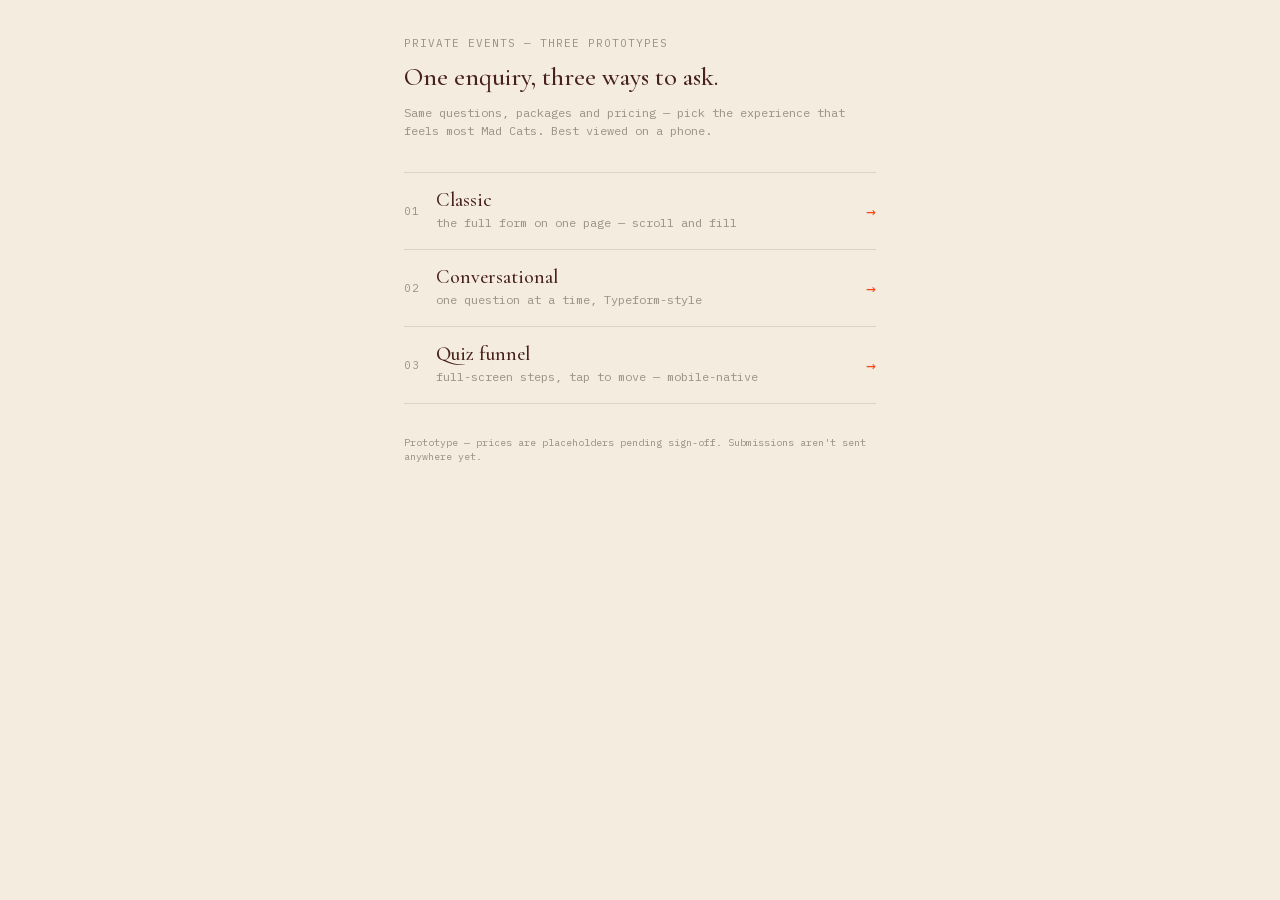
<file: private-events/index.html>
<!DOCTYPE html>
<html lang="en">
<head>
<meta charset="UTF-8">
<meta name="viewport" content="width=device-width, initial-scale=1.0">
<meta name="robots" content="noindex">
<title>Private Events — Prototypes · Mad Cats London</title>
<link rel="stylesheet" href="../fonts/fonts.css">
<link rel="stylesheet" href="../styles.css">
</head>
<body>
<div class="page">
  <main class="container">

    <section class="section" style="padding-top:var(--sp-8);">
      <span class="t-overline">PRIVATE EVENTS — THREE PROTOTYPES</span>
      <h1 class="t-h2" style="font-size:26px;margin-top:var(--sp-2);">One enquiry, three ways to ask.</h1>
      <p class="t-caption" style="margin-top:var(--sp-3);color:var(--mc-taupe);">Same questions, packages and pricing — pick the experience that feels most Mad Cats. Best viewed on a phone.</p>
    </section>

    <nav class="index-nav">
      <hr class="separator">
      <a class="index-row" href="classic/">
        <span class="index-row__main">
          <span class="index-row__num">01</span>
          <span>
            <span class="index-row__title">Classic</span><br>
            <span class="index-row__sub" style="color:var(--mc-taupe);">the full form on one page — scroll and fill</span>
          </span>
        </span>
        <span class="index-row__arrow">→</span>
      </a>
      <hr class="separator">
      <a class="index-row" href="typeform/">
        <span class="index-row__main">
          <span class="index-row__num">02</span>
          <span>
            <span class="index-row__title">Conversational</span><br>
            <span class="index-row__sub" style="color:var(--mc-taupe);">one question at a time, Typeform-style</span>
          </span>
        </span>
        <span class="index-row__arrow">→</span>
      </a>
      <hr class="separator">
      <a class="index-row" href="quiz/">
        <span class="index-row__main">
          <span class="index-row__num">03</span>
          <span>
            <span class="index-row__title">Quiz funnel</span><br>
            <span class="index-row__sub" style="color:var(--mc-taupe);">full-screen steps, tap to move — mobile-native</span>
          </span>
        </span>
        <span class="index-row__arrow">→</span>
      </a>
      <hr class="separator">
    </nav>

    <section class="section">
      <p class="t-micro">Prototype — prices are placeholders pending sign-off. Submissions aren't sent anywhere yet.</p>
    </section>

  </main>
</div>
</body>
</html>
</file>
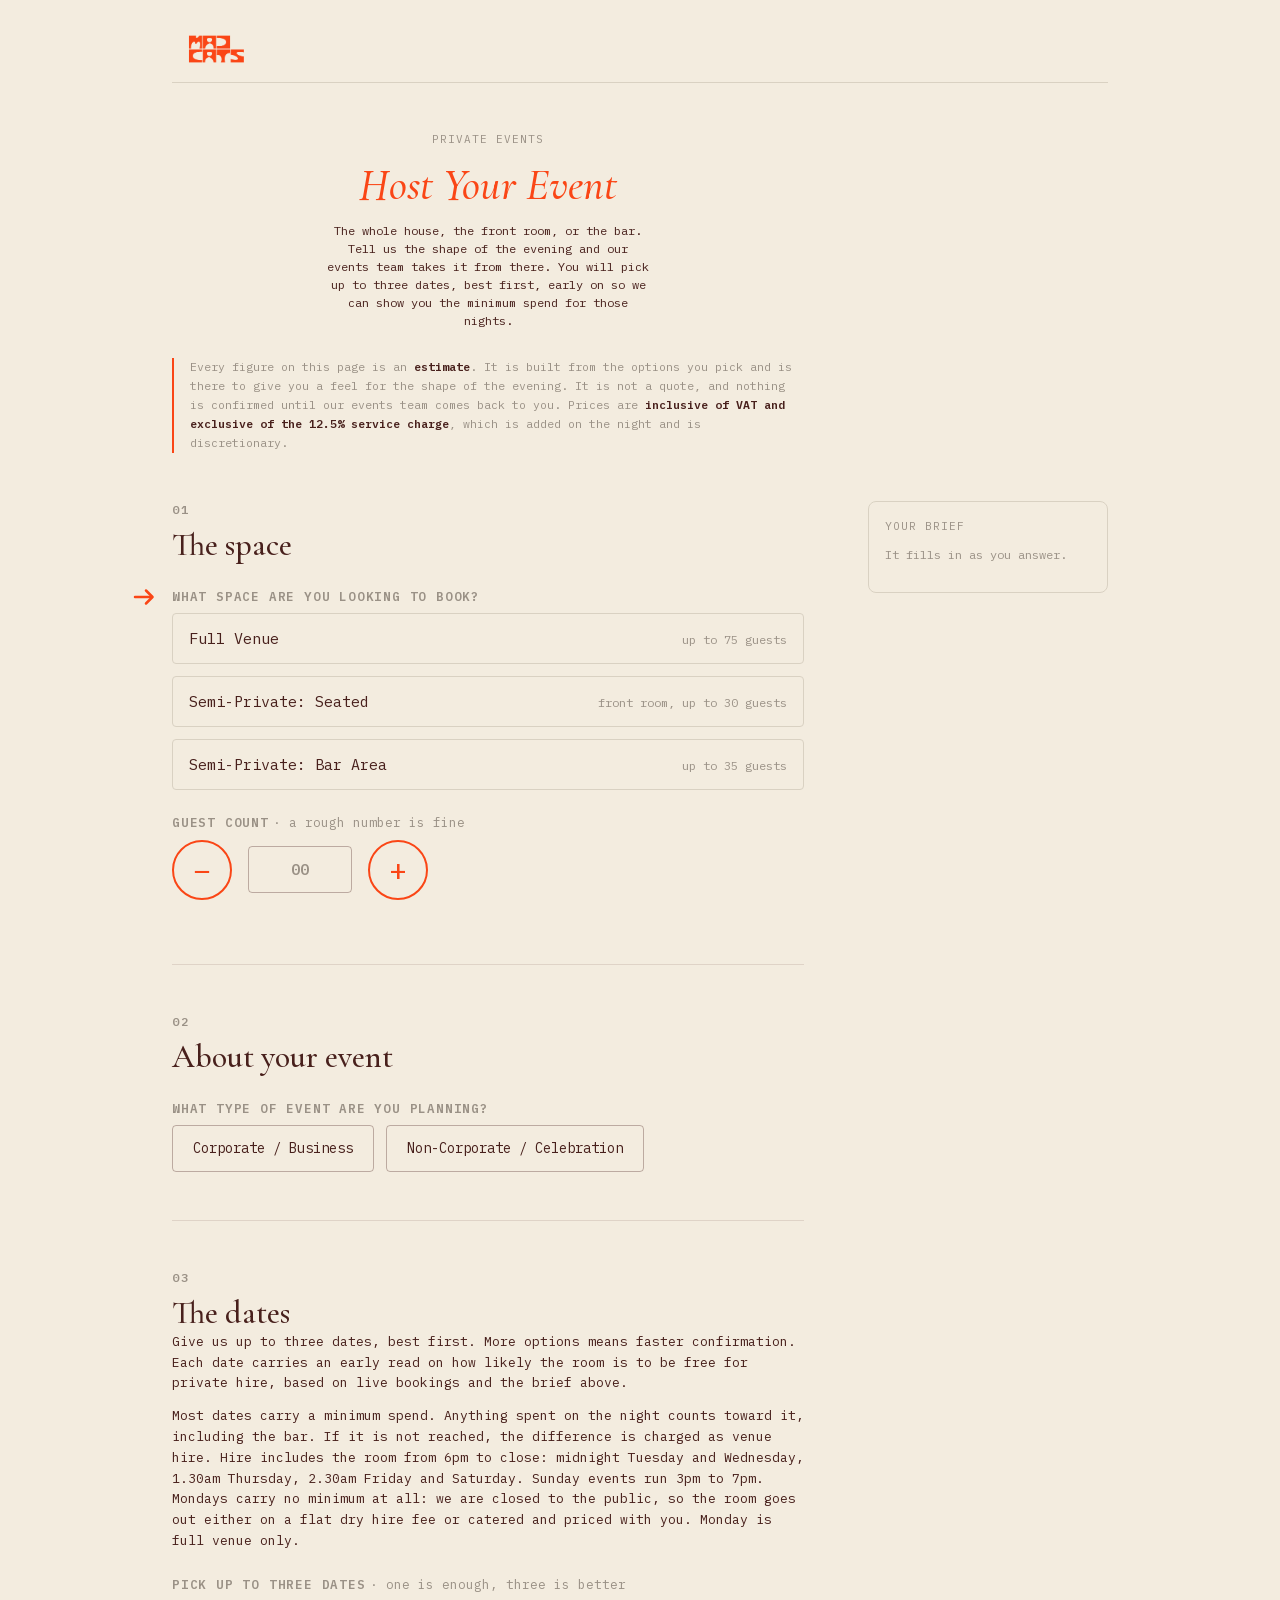
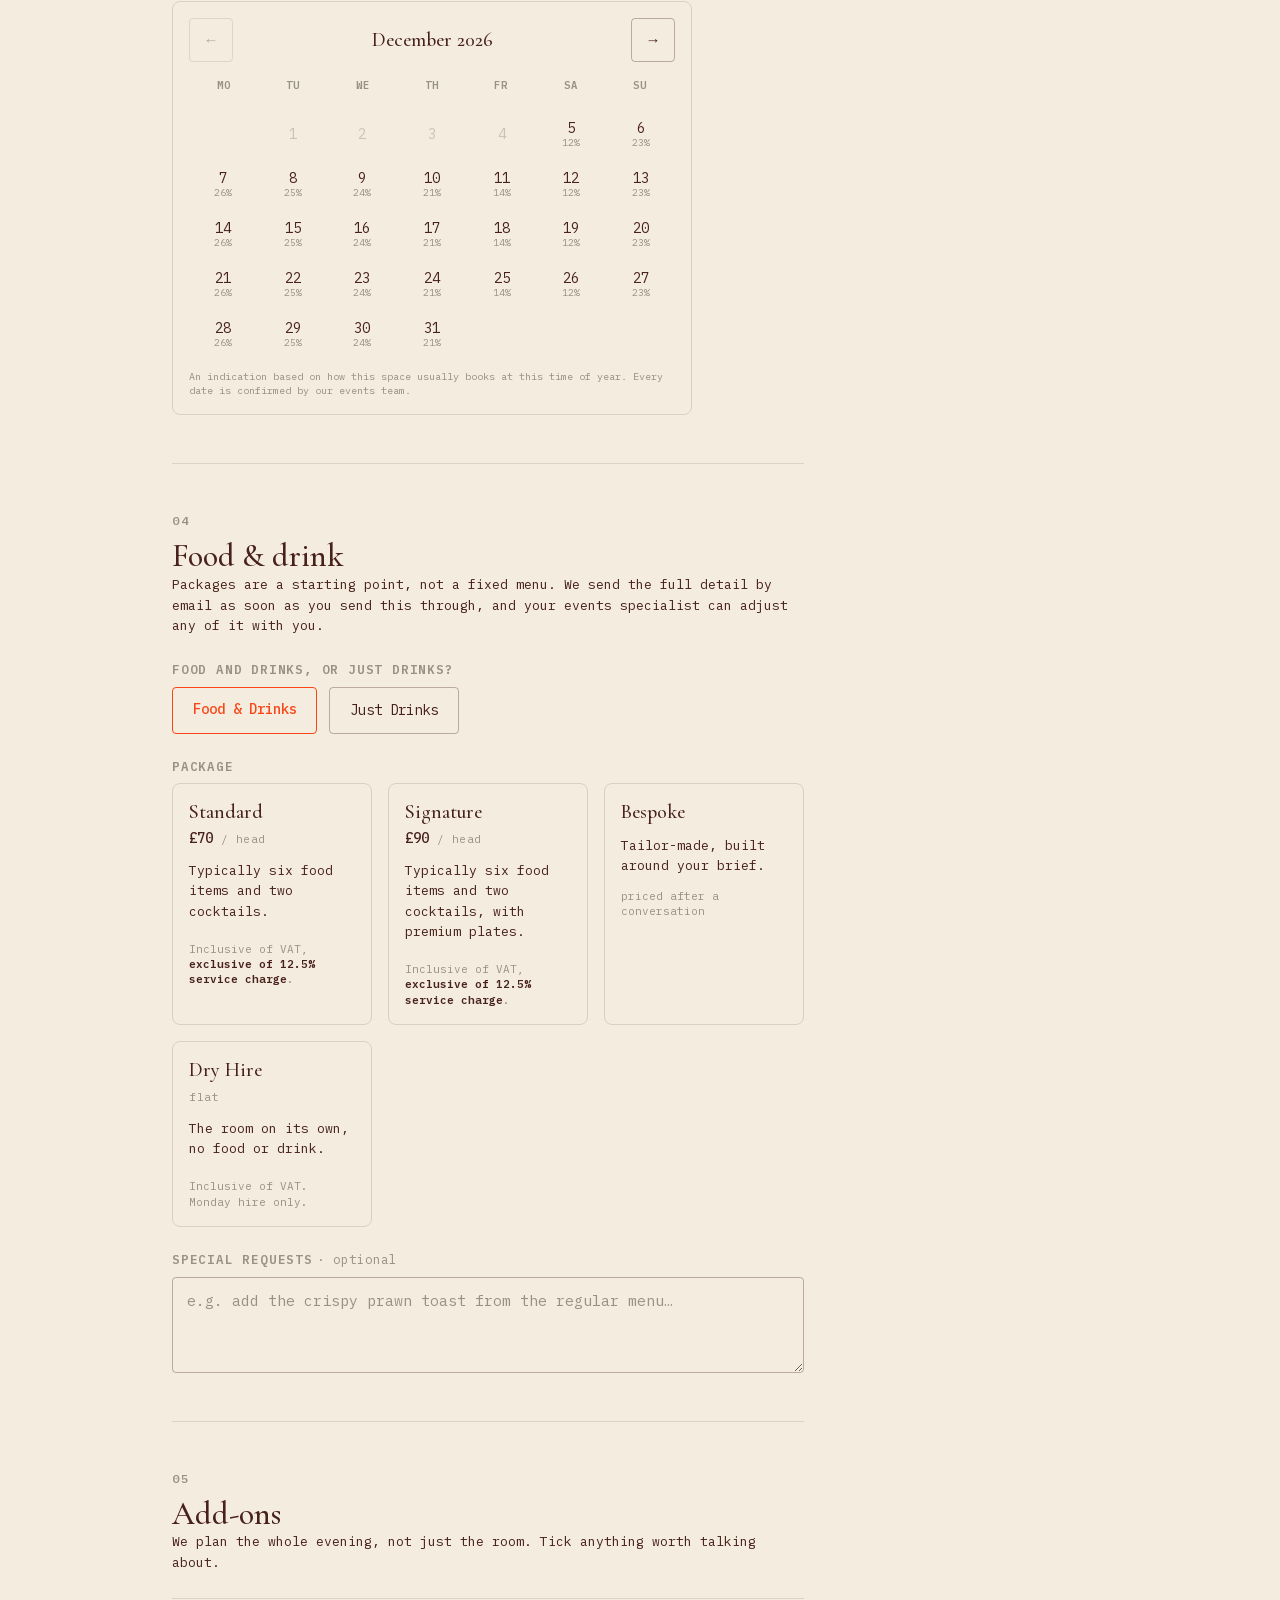
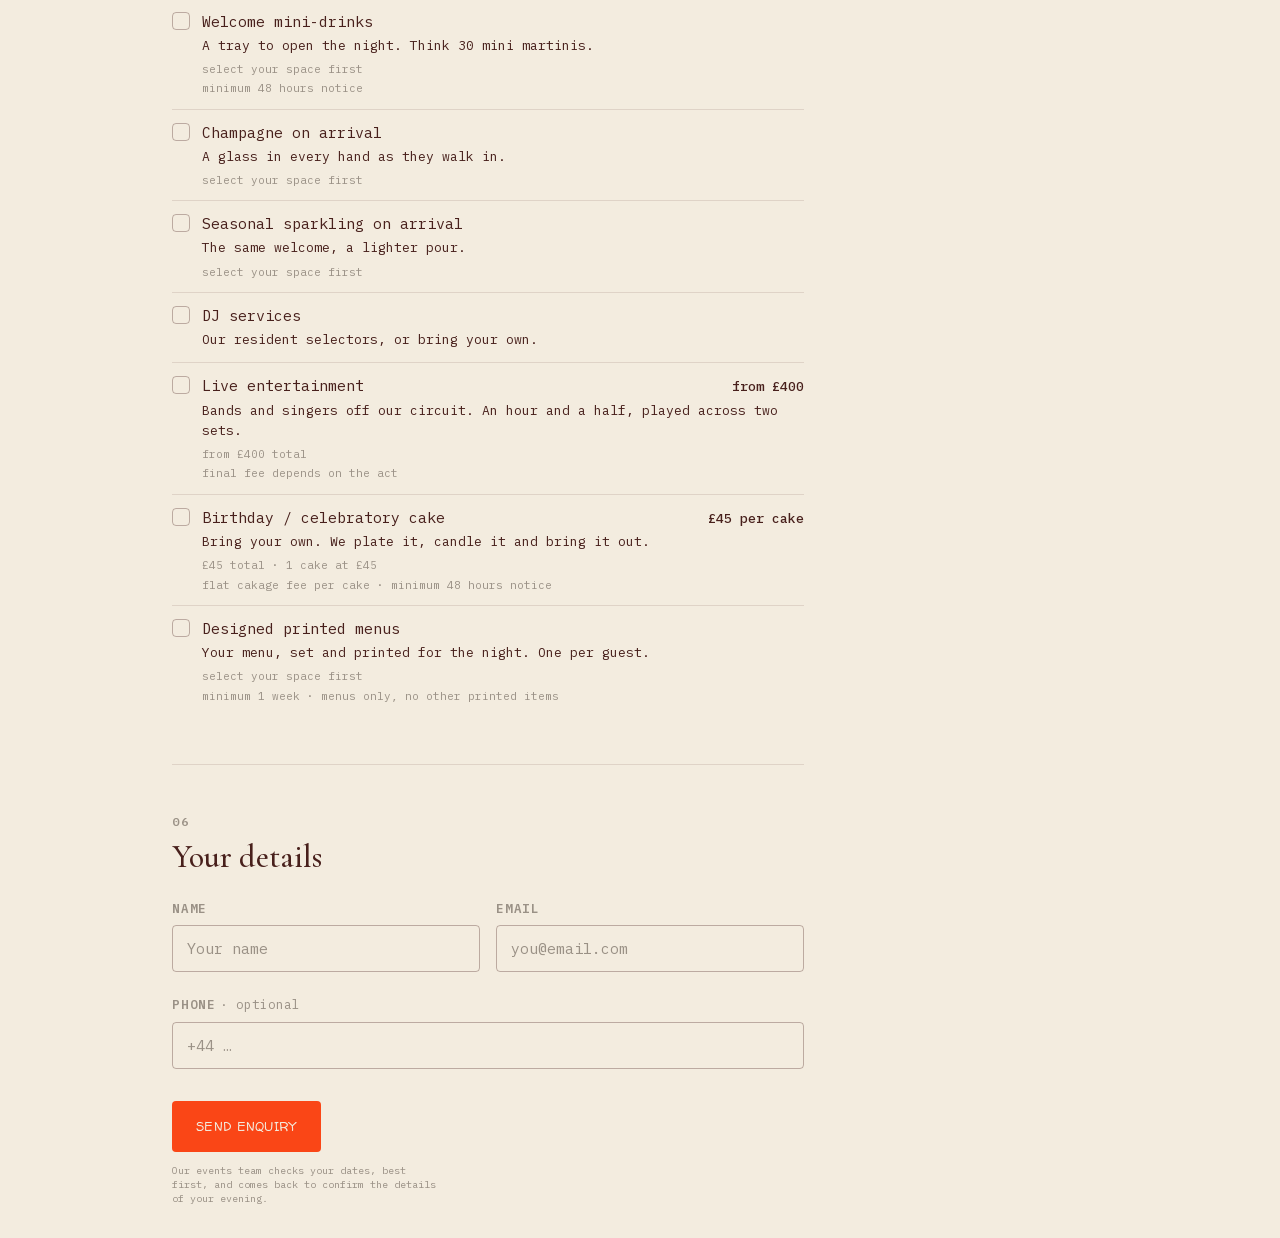
<file: private-events/classic/index.html>
<!DOCTYPE html>
<html lang="en">
<head>
<meta charset="UTF-8">
<meta name="viewport" content="width=device-width, initial-scale=1.0">
<title>Private Events · Mad Cats London</title>
<link rel="stylesheet" href="../../fonts/fonts.css">
<link rel="stylesheet" href="../../styles.css">
<style>
/* ============================================================
   Private Events Inquiry — page-specific styles (spec v2)
   Composes the Mad Cats DS (styles.css). Only additive classes
   here; no parallel styling of existing DS components.
   Hard rules honoured: no fills behind text, 7 tokens only,
   4px grid, radius 0/4/8, tap targets >= 44px. The sticky
   per-head banner is an ACCENT SURFACE (orange bg / cream fg)
   — the one sanctioned fill on this page besides buttons.
   ============================================================ */

/* ---- Hidden-state guard: page classes set display, so [hidden] needs re-asserting ---- */
.pe-form[hidden],.pe-confirm[hidden]{display:none;}

/* ---- Sticky-rail fix: styles.css sets html,body{overflow-x:hidden}, which makes
   overflow-y compute to auto and turns <body> into a scroll container — every
   position:sticky then scopes to body's never-scrolling scrollport and never sticks.
   overflow-x:clip keeps the horizontal clipping WITHOUT creating a scroll container. */
html,body{overflow-x:clip;}

/* ---- Intro ---- */
.pe-intro{display:grid;gap:var(--sp-3);padding-top:var(--sp-8);}
/* Page title: Cormorant Garamond italic instead of the script display face —
   professional for corporate bookers, keeps the creative flair; stays inside
   the DS's three fonts and keeps the orange accent. */
.pe-title{font-family:var(--mc-font-heading);font-weight:500;font-style:italic;
  color:var(--mc-orange);font-size:34px;line-height:1.15;}

.pe-terms{font-family:var(--mc-font-mono);font-size:11.5px;line-height:1.65;color:var(--mc-taupe);
  margin:var(--sp-4) 0 0;padding-left:var(--sp-4);border-left:1px solid var(--mc-separator);}
.pe-terms strong{color:var(--mc-oxblood);font-weight:600;}

/* The estimate notice. A rule and taupe ink, not a tinted warning box:
   nothing here is an error, it is a framing device. */
.pe-notice{font-family:var(--mc-font-mono);font-size:11.5px;line-height:1.65;color:var(--mc-taupe);
  margin:var(--sp-4) 0 0;padding-left:var(--sp-4);border-left:2px solid var(--mc-orange);
  text-align:left;} /* the intro centres its copy; a ruled aside must not inherit that */
.pe-notice strong{color:var(--mc-oxblood);font-weight:600;}

/* ---- Form scaffolding: numbered sections separated by in-list rules ---- */
.pe-form{max-width:none;display:block;margin-bottom:var(--sp-8);}
.pe-form fieldset{border:0;margin:0;min-width:0;}
.pe-section{padding:var(--sp-8) 0 0;} /* shorthand also clears the UA fieldset inline padding */
.pe-section + .pe-section{margin-top:var(--sp-8);border-top:1px solid var(--mc-separator);}
/* float:left strips the legend's fieldset-border anchoring so it flows below the separator.
   v2: editorial section head — taupe overline ordinal, Cormorant title beneath. */
.pe-section__label{float:left;width:100%;padding:0;}
.pe-section__num{display:block;font-family:var(--mc-font-mono);font-weight:600;font-size:12px;letter-spacing:1.5px;color:var(--mc-taupe);text-transform:uppercase;}
.pe-section__title{display:block;font-family:var(--mc-font-heading);font-weight:500;font-size:28px;line-height:1.15;color:var(--mc-oxblood);margin-top:var(--sp-2);}
.pe-section__lead{clear:both;font-family:var(--mc-font-mono);font-size:13px;line-height:1.6;color:var(--mc-oxblood);margin-top:var(--sp-3);}
.pe-fields{clear:both;padding-top:var(--sp-6);} /* padding (not margin) — float clearance would swallow a margin */
.pe-fields > * + *{margin-top:var(--sp-6);}

/* ---- Modern type scale: labels and values step up for a clearer flow ---- */
.pe-form .field__label{font-size:12.5px;letter-spacing:.8px;line-height:1.4;}
.pe-form .field__input,.pe-form .field__textarea{font-size:15px;}
/* ---- Mobile: never let a tap zoom the page ----
   (a) iOS Safari zooms whenever a control it focuses is under 16px. The design
   wants 15px, so hold that on precise pointers and step to 16px on touch.
   (b) touch-action:manipulation drops the double-tap-to-zoom gesture on the
   form, the banner and the sheet, which is what fires when someone taps the
   quantity stepper or a calendar day twice in quick succession.
   Deliberately NOT fixed with maximum-scale / user-scalable=no: that would
   take pinch-zoom away from everyone who needs it. Both fixes below leave
   pinch-zoom completely intact. */
@media (pointer:coarse){
  .pe-form .field__input,.pe-form .field__textarea{font-size:16px;}
}
.pe-form,.pe-banner,.pe-sheet{touch-action:manipulation;}
.pe-fields > .reveal{margin-top:0;} /* collapsed reveals must not leave a gap; spacing lives inside the reveal */

/* ---- Visually-hidden native inputs (keyboard + SR accessible) ---- */
.sr-input{position:absolute;width:1px;height:1px;margin:-1px;padding:0;overflow:hidden;clip:rect(0 0 0 0);white-space:nowrap;border:0;}

/* ---- Option list: stacked visible radios (replaces the <select> idiom) ----
   Transparent, hairline border, r4; selected = orange 1.5px border + orange name.
   Every option on the page, nothing behind a control. */
.opt-list{display:grid;gap:var(--sp-3);}
.opt{display:flex;align-items:baseline;justify-content:space-between;gap:var(--sp-3);min-height:48px;
  padding:14px 16px;border:1px solid var(--mc-hairline);border-radius:var(--mc-radius);
  font-family:var(--mc-font-mono);cursor:pointer;transition:border-color .15s ease;}
.opt:hover{border-color:rgba(72,32,28,.32);}
.opt__name{font-size:15px;line-height:1.4;color:var(--mc-oxblood);transition:color .15s ease;}
.opt__meta{font-size:12px;line-height:1.4;color:var(--mc-taupe);text-align:right;white-space:nowrap;}
.opt:has(.sr-input:checked){border-color:var(--mc-orange);border-width:1.5px;padding:13.5px 15.5px;}
.opt:has(.sr-input:checked) .opt__name{color:var(--mc-orange);font-weight:500;}
.opt:has(.sr-input:focus-visible){border-color:var(--mc-orange);border-width:1.5px;padding:13.5px 15.5px;}
.opt:active{transform:translateY(1px);}

/* ---- Inline validation message: orange, gentle, no browser popups ---- */
.field__msg{font-family:var(--mc-font-mono);font-size:12px;line-height:1.5;color:var(--mc-orange);margin:0;}
.field.is-invalid .field__input,
.field.is-invalid .field__textarea{border-color:var(--mc-orange);border-width:1.5px;}

/* ---- Smooth conditional reveal (grid-rows technique; no magic max-heights) ---- */
.reveal{display:grid;grid-template-rows:0fr;opacity:0;visibility:hidden;
  transition:grid-template-rows .3s ease,opacity .2s ease,visibility 0s linear .3s;}
.reveal.is-open{grid-template-rows:1fr;opacity:1;visibility:visible;
  transition:grid-template-rows .3s ease,opacity .25s ease .05s,visibility 0s;}
.reveal__inner{min-height:0;overflow:hidden;}
.reveal__inner > *{margin-top:var(--sp-6);} /* spacing collapses away with the reveal; matches .pe-fields rhythm */

/* ---- Segmented radio chips (Food & Drinks / Just Drinks · DJ type) ----
   Transparent, border-only; selected = orange 1.5px border + orange label. */
.chips{display:flex;gap:var(--sp-3);flex-wrap:wrap;}
.chip{position:relative;display:inline-flex;align-items:baseline;justify-content:center;gap:var(--sp-2);
  min-height:44px;padding:12px 20px;border:1px solid rgba(72,32,28,.32);border-radius:var(--mc-radius);
  font-family:var(--mc-font-mono);font-size:14px;color:var(--mc-oxblood);cursor:pointer;
  transition:border-color .15s ease,color .15s ease;}
.chip:hover{border-color:var(--mc-oxblood);}
.chip:has(.sr-input:checked){border-color:var(--mc-orange);border-width:1.5px;color:var(--mc-orange);font-weight:500;padding:11.5px 19.5px;}
.chip:has(.sr-input:focus-visible){border-color:var(--mc-orange);border-width:1.5px;padding:11.5px 19.5px;}
/* flat price meta inside a chip (DJ options) — taupe, warms to orange when picked */
.chip__price{font-size:11px;letter-spacing:.5px;color:var(--mc-taupe);font-weight:400;transition:color .15s ease;}
.chip:has(.sr-input:checked) .chip__price{color:var(--mc-orange);}

/* ---- Package radio-cards: DS card idiom (hairline border, r8, transparent) ----
   Selected = orange 1.5px border + orange details. Never a filled background.
   v2: per-head price sits in the head row — mono, tabular numerals. */
.pkg-grid{display:grid;grid-template-columns:1fr;gap:var(--sp-4);}
.pkg-card{position:relative;display:flex;flex-direction:column;gap:var(--sp-3);
  border:1px solid var(--mc-hairline);border-radius:var(--mc-radius-card);padding:var(--sp-6);
  cursor:pointer;transition:border-color .15s ease;}
.pkg-card:hover{border-color:rgba(72,32,28,.32);}
.pkg-card__head{display:flex;align-items:baseline;justify-content:space-between;gap:var(--sp-3);}
.pkg-card__name{font-family:var(--mc-font-heading);font-weight:500;font-size:22px;line-height:1.2;color:var(--mc-oxblood);transition:color .15s ease;}
.pkg-card__price{font-family:var(--mc-font-mono);font-size:14px;font-weight:500;color:var(--mc-oxblood);
  white-space:nowrap;font-variant-numeric:tabular-nums;transition:color .15s ease;}
.pkg-card__per{font-size:11px;letter-spacing:.5px;color:var(--mc-taupe);font-weight:400;}
.pkg-card__desc{font-family:var(--mc-font-mono);font-size:13px;line-height:1.55;color:var(--mc-oxblood);}
.pkg-card__sub{font-family:var(--mc-font-mono);font-size:11px;line-height:1.4;color:var(--mc-taupe);}
.pkg-card:has(.sr-input:checked){border-color:var(--mc-orange);border-width:1.5px;padding:calc(var(--sp-6) - .5px);}
.pkg-card:has(.sr-input:checked) .pkg-card__name{color:var(--mc-orange);}
.pkg-card:has(.sr-input:checked) .pkg-card__price{color:var(--mc-orange);}
.pkg-card:has(.sr-input:focus-visible){border-color:var(--mc-orange);border-width:1.5px;padding:calc(var(--sp-6) - .5px);}

/* ---- Info note: orange accent, transparent, border-only (sell copy · external DJ) ---- */
.note{border:1px solid var(--mc-orange);border-radius:var(--mc-radius);padding:var(--sp-4);display:grid;gap:var(--sp-2);}
.note__label{font-family:var(--mc-font-mono);font-weight:600;font-size:11px;letter-spacing:1px;color:var(--mc-orange);text-transform:uppercase;}
.note__body{font-family:var(--mc-font-mono);font-size:13px;line-height:1.6;color:var(--mc-oxblood);margin:0;}
.note__micro{font-family:var(--mc-font-mono);font-size:11px;line-height:1.4;color:var(--mc-taupe);margin:0;}
/* the sell-copy note anchors to the selected package: mobile it sits directly under
   the selected card (JS moves it into the grid); desktop a small orange diamond on
   its top rule points at the selected column (marker on a border — not a fill behind text) */
#reveal-sell .note{position:relative;}
.pkg-grid > .reveal .reveal__inner > *{margin-top:0;} /* inside the grid the gap does the spacing — the note hugs its card */
/* soft pulse when the sell copy swaps while already revealed */
@keyframes pe-note-swap{from{opacity:0;}to{opacity:1;}}
.note.is-swapping{animation:pe-note-swap .25s ease;}

/* ---- Checkbox rows (.field__check per conventions.md §Forms — not yet in site CSS) ----
   18px transparent box, 1px oxblood @32% border, r4; checked = orange fill + cream check. */
.addon + .addon{border-top:1px solid var(--mc-separator);}
.field__check{display:flex;align-items:flex-start;gap:var(--sp-3);padding-block:var(--sp-3);min-height:44px;cursor:pointer;}
.field__check-box{position:relative;flex:0 0 18px;width:18px;height:18px;margin-top:1px;
  border:1px solid rgba(72,32,28,.32);border-radius:var(--mc-radius);background:transparent;
  transition:border-color .15s ease,background .15s ease;}
.field__check-box::after{content:"";position:absolute;left:5.5px;top:2.5px;width:4px;height:8px;
  border:solid var(--mc-cream);border-width:0 1.5px 1.5px 0;transform:rotate(45deg);opacity:0;}
.field__check:has(.sr-input:checked) .field__check-box{background:var(--mc-orange);border-color:var(--mc-orange);}
.field__check:has(.sr-input:checked) .field__check-box::after{opacity:1;}
.field__check:has(.sr-input:focus-visible) .field__check-box{border-color:var(--mc-orange);border-width:1.5px;}
.field__check:hover .field__check-box{border-color:var(--mc-oxblood);}
.field__check-text{display:grid;gap:var(--sp-1);flex:1;min-width:0;}
.field__check-title{font-family:var(--mc-font-mono);font-size:15px;line-height:1.4;color:var(--mc-oxblood);}
.field__check-desc{font-family:var(--mc-font-mono);font-size:13px;line-height:1.55;color:var(--mc-oxblood);}
.field__check-note{font-family:var(--mc-font-mono);font-size:11px;line-height:1.4;color:var(--mc-taupe);}
.addon .reveal__inner > *{margin-top:0;margin-bottom:var(--sp-4);margin-left:30px;} /* indent DJ follow-ups under the label text */

/* ---- Add-on price line: per-head derived from guest count, total in brackets ----
   Mono tabular numerals; per-head warms to orange once the add-on is ticked. */
.addon-price{display:block;font-family:var(--mc-font-mono);font-size:12px;line-height:1.5;
  color:var(--mc-oxblood);font-variant-numeric:tabular-nums;margin-top:2px;}
.addon-price[hidden]{display:none;}
.addon-price__ph{font-weight:500;transition:color .15s ease;}
.field__check:has(.sr-input:checked) .addon-price__ph{color:var(--mc-orange);}
.addon-price__total{color:var(--mc-taupe);}
.addon-price__hint{display:block;font-size:10px;line-height:1.4;color:var(--mc-taupe);font-weight:400;}

/* ---- 06 · The dates: DS calendar + availability chance, ranked three picks ----
   Hairline card, transparent day buttons, rank-coloured selection rings.
   Rank system (client-specified): 1st = orange, 2nd = oxblood, 3rd = taupe.
   The tiny per-day percentage is ink on the surface, never a fill; the only
   fill is the compact rank-numeral badge (checked-checkbox idiom, a
   control-scale mark, never behind the day's text). Tap targets >= 48px. */
.cal{border:1px solid var(--mc-hairline);border-radius:var(--mc-radius-card);padding:var(--sp-4);display:grid;gap:var(--sp-3);}
.cal__bar{display:flex;align-items:center;justify-content:space-between;gap:var(--sp-3);}
.cal__month{font-family:var(--mc-font-heading);font-weight:500;font-size:20px;line-height:1.2;color:var(--mc-oxblood);}
.cal__nav{display:inline-flex;align-items:center;justify-content:center;min-width:44px;min-height:44px;
  background:transparent;border:1px solid rgba(72,32,28,.32);border-radius:var(--mc-radius);
  font-family:var(--mc-font-mono);font-size:15px;color:var(--mc-oxblood);cursor:pointer;transition:border-color .15s ease,opacity .15s ease;}
.cal__nav:hover{border-color:var(--mc-oxblood);}
.cal__nav:focus-visible{outline:none;border-color:var(--mc-orange);border-width:1.5px;}
.cal__nav:disabled{opacity:.35;cursor:default;}
.cal__nav:disabled:hover{border-color:rgba(72,32,28,.32);}
.cal__week{display:grid;grid-template-columns:repeat(7,1fr);}
.cal__week span{font-family:var(--mc-font-mono);font-weight:600;font-size:10.5px;letter-spacing:1px;color:var(--mc-taupe);text-align:center;text-transform:uppercase;padding-block:var(--sp-1);}
.cal__grid{display:grid;grid-template-columns:repeat(7,1fr);gap:2px;}
.cal__day{display:flex;flex-direction:column;align-items:center;justify-content:center;gap:3px;min-height:48px;
  background:transparent;border:1px solid transparent;border-radius:var(--mc-radius);padding:4px 0;
  font-family:var(--mc-font-mono);cursor:pointer;transition:border-color .15s ease;}
.cal__day:hover{border-color:rgba(72,32,28,.32);}
.cal__day:focus-visible{outline:none;border-color:var(--mc-orange);border-width:1.5px;padding:3.5px 0;}
.cal__num{font-size:14px;line-height:1;color:var(--mc-oxblood);}
.cal__pct{font-size:9.5px;line-height:1;color:var(--mc-taupe);font-variant-numeric:tabular-nums;}
.cal__day[data-band="high"] .cal__pct{color:var(--mc-oxblood);font-weight:500;} /* the good news reads a shade stronger */
/* picked days: ring + numeral badge in the rank's colour; never a fill behind the day text */
.cal__day[data-rank]{position:relative;border-width:1.5px;padding:3.5px 0;}
.cal__day[data-rank="1"]{border-color:var(--mc-orange);}
.cal__day[data-rank="2"]{border-color:var(--mc-oxblood);}
.cal__day[data-rank="3"]{border-color:var(--mc-taupe);}
.cal__day[data-rank="1"] .cal__num,.cal__day[data-rank="1"] .cal__pct{color:var(--mc-orange);font-weight:500;}
.cal__day[data-rank="2"] .cal__num,.cal__day[data-rank="2"] .cal__pct{color:var(--mc-oxblood);font-weight:600;}
.cal__day[data-rank="3"] .cal__num,.cal__day[data-rank="3"] .cal__pct{color:var(--mc-taupe);font-weight:600;}
/* rank badge: compact control-scale mark (checked-checkbox family) — solid rank
   colour, numeral ink follows the DS accent-surface rule (cream on the strong
   colours, dark ink on taupe where cream would wash out) */
.cal__rank{position:absolute;top:2px;right:2px;width:14px;height:14px;border-radius:var(--mc-radius);
  display:flex;align-items:center;justify-content:center;
  font-family:var(--mc-font-mono);font-size:9px;font-weight:600;line-height:1;color:var(--mc-cream);}
.cal__day[data-rank="1"] .cal__rank{background:var(--mc-orange);}
.cal__day[data-rank="2"] .cal__rank{background:var(--mc-oxblood);}
.cal__day[data-rank="3"] .cal__rank{background:var(--mc-taupe);color:var(--mc-ink-dark);}
.cal__day:disabled{cursor:default;}
.cal__day:disabled:hover{border-color:transparent;}
/* A Monday with a semi-private space selected. Struck through rather than
   merely faded, because a faded cell reads as "low availability" next to all
   the percentages, and this one is not available at any price. It stays
   focusable and hoverable so it can explain itself. */
/* ---- Small parties: the form folds down rather than pricing ----
   Twelve or fewer in a semi-private room is a table, not a section hire, and
   quoting a section minimum against it is how you lose the booking. Instead
   the pricing half of the form is taken away and what is left is a short
   enquiry: who, when, and how to reach you. */
.sun-session{margin-top:var(--sp-5);}
.sun-session[hidden]{display:none;}
.sun-session__note{font-family:var(--mc-font-mono);font-size:11.5px;line-height:1.6;
  color:var(--mc-taupe);margin:var(--sp-2) 0 0;}
.pe-short-note{display:grid;gap:var(--sp-2);margin-top:var(--sp-4);
  padding-left:var(--sp-4);border-left:2px solid var(--mc-orange);}
.pe-short-note[hidden]{display:none;}
.pe-short-note__label{font-family:var(--mc-font-mono);font-weight:600;font-size:11px;
  letter-spacing:1px;text-transform:uppercase;color:var(--mc-orange);line-height:1.3;}
.pe-short-note__body{font-family:var(--mc-font-mono);font-size:12.5px;line-height:1.65;
  color:var(--mc-oxblood);margin:0;}
body.pe-short .pe-banner{display:none;}
body.pe-short .pe-rail__foot{display:none;}

.cal__day--blocked{cursor:help;position:relative;}
.cal__day--blocked .cal__num{color:var(--mc-taupe);opacity:.5;text-decoration:line-through;
  text-decoration-thickness:1px;}
.cal__day--blocked:hover,.cal__day--blocked.is-open{border-color:rgba(72,32,28,.32);}
.cal__day--blocked:focus-visible{outline:none;border-color:var(--mc-orange);border-width:1.5px;padding:3.5px 0;}
/* ---- Guest count: a stepper either side of a field sized for two digits ----
   The count is almost always two digits and capped at 75, so a full-width box
   invited a stray third digit and looked like a text field. Buttons match the
   quantity steppers already used for add-ons. */
.guests{display:flex;align-items:center;gap:var(--sp-4);}
/* Round by explicit request, the one place this page departs from the 0/4/8
   radius rule. A circle reads as a repeatable control in a way a rounded
   rectangle does not, and it is the shape people expect to press and hold. */
.guests__btn{flex:0 0 60px;width:60px;height:60px;display:flex;align-items:center;
  justify-content:center;background:transparent;border:2px solid var(--mc-orange);
  border-radius:50%;font-family:var(--mc-font-mono);font-size:30px;line-height:1;
  color:var(--mc-orange);cursor:pointer;position:relative;
  -webkit-tap-highlight-color:transparent;touch-action:manipulation;user-select:none;
  transition:background-color .12s ease,color .12s ease,transform .12s ease,border-color .12s ease;}
.guests__btn:hover:not(:disabled){background:rgba(250,70,22,.08);}
.guests__btn:focus-visible{outline:2px solid var(--mc-orange);outline-offset:3px;}
/* pressed and held: it fills, so the control looks engaged for as long as it is */
.guests__btn.is-pressing:not(:disabled){background:var(--mc-orange);color:var(--mc-cream);
  transform:scale(.94);}
.guests__btn:disabled{border-color:var(--mc-separator);color:var(--mc-taupe);opacity:.55;
  cursor:default;}
/* a ring that pulses once when a press runs into the floor or the ceiling, so
   nothing simply stops dead with no explanation */
@keyframes guests-bump{0%{box-shadow:0 0 0 0 rgba(250,70,22,.5);}
  100%{box-shadow:0 0 0 10px rgba(250,70,22,0);}}
.guests__btn.is-bump{animation:guests-bump .4s ease-out;}
.guests__input{flex:0 0 104px;width:104px;text-align:center;font-size:26px;font-weight:600;
  font-variant-numeric:tabular-nums;padding-inline:var(--sp-2);}
/* the spinners duplicate the buttons and crowd a 96px field */
.guests__input::-webkit-outer-spin-button,
.guests__input::-webkit-inner-spin-button{-webkit-appearance:none;margin:0;}
.guests__input{-moz-appearance:textfield;appearance:textfield;}
/* the figure rolls in the direction it is travelling, so a press reads as a
   change of value rather than a redraw */
@keyframes guests-up{from{transform:translateY(42%);opacity:.25;}to{transform:none;opacity:1;}}
@keyframes guests-down{from{transform:translateY(-42%);opacity:.25;}to{transform:none;opacity:1;}}
.guests__input.is-up{animation:guests-up .22s cubic-bezier(.22,.9,.3,1);}
.guests__input.is-down{animation:guests-down .22s cubic-bezier(.22,.9,.3,1);}
/* While a press is held the figure changes many times a second, so the roll is
   dropped for a steady lift instead. Re-firing a 220ms animation every 55ms
   only ever looks broken. */
.guests__input.is-spinning{animation:none;color:var(--mc-orange);transform:scale(1.06);
  transition:transform .12s ease,color .12s ease;}
.guests__hint{font-family:var(--mc-font-mono);font-size:11px;line-height:1.4;
  color:var(--mc-taupe);margin:var(--sp-2) 0 0;}

/* ---- Minimum spend: progress, never a deficit. No red, no error state. ----
   A total under the minimum is a perfectly normal enquiry and still submits. */
.minspend{margin-top:var(--sp-6);padding-top:var(--sp-6);border-top:1px solid var(--mc-separator);}
.minspend[hidden]{display:none;}
.minspend__row{display:flex;align-items:baseline;justify-content:space-between;gap:var(--sp-3);}
.minspend__label{font-family:var(--mc-font-mono);font-size:11px;font-weight:600;letter-spacing:1px;
  text-transform:uppercase;color:var(--mc-taupe);}
.minspend__figure{font-family:var(--mc-font-mono);font-size:15px;font-weight:500;
  color:var(--mc-oxblood);font-variant-numeric:tabular-nums;}
/* the track is a hairline, the fill is the only ink that moves */
.minspend__track{position:relative;height:3px;margin-top:var(--sp-3);
  background:transparent;border-bottom:1px solid var(--mc-separator);}
.minspend__fill{position:absolute;left:0;top:0;height:3px;width:0;
  border-bottom:3px solid var(--mc-orange);transition:width .35s ease;}
.minspend__note{font-family:var(--mc-font-mono);font-size:11px;line-height:1.5;
  color:var(--mc-taupe);margin:var(--sp-3) 0 0;}
.minspend__ways{list-style:none;margin:var(--sp-3) 0 0;padding:0;}
.minspend__ways[hidden]{display:none;}
.minspend__ways li{font-family:var(--mc-font-mono);font-size:11px;line-height:1.6;
  color:var(--mc-oxblood);padding-left:14px;position:relative;}
.minspend__ways li::before{content:"+";position:absolute;left:0;color:var(--mc-orange);}
.minspend__terms{font-family:var(--mc-font-mono);font-size:10.5px;line-height:1.5;
  color:var(--mc-taupe);margin:var(--sp-3) 0 0;}
.pe-sheet__foot-svc{display:block;font-family:var(--mc-font-mono);font-size:11.5px;line-height:1.5;
  color:var(--mc-cream);opacity:.85;margin-top:var(--sp-2);}
.pe-sheet__foot-svc strong{font-weight:600;opacity:1;}
.pe-banner__svc{display:block;font-family:var(--mc-font-mono);font-weight:600;font-size:11px;line-height:1.4;
  color:var(--mc-cream);opacity:1;margin-top:3px;text-align:left;}
.pe-rail__foot-svc{display:block;font-family:var(--mc-font-mono);font-size:11px;line-height:1.5;
  color:var(--mc-taupe);margin-top:var(--sp-2);}
.pe-rail__foot-svc strong{color:var(--mc-oxblood);font-weight:600;}
.pkg-card__vat strong{color:var(--mc-oxblood);font-weight:600;}
.pkg-card__vat{display:block;font-family:var(--mc-font-mono);font-size:11px;line-height:1.4;
  color:var(--mc-taupe);margin-top:var(--sp-2);}

/* Season tag, shown only for the two busy bands, so a figure that looks high
   can be understood rather than queried. It is a button, not a styled span,
   because the explanation has to be reachable by tap and by keyboard, not
   only by hovering a mouse. */
.season-wrap{position:relative;display:inline-block;margin-left:var(--sp-2);vertical-align:1px;}
.season-wrap[hidden]{display:none;}
.season-tag{display:inline-flex;align-items:center;gap:4px;font-family:var(--mc-font-mono);
  font-size:9.5px;font-weight:600;letter-spacing:1.2px;text-transform:uppercase;
  color:var(--mc-orange);background:transparent;border:1px solid var(--mc-orange);
  border-radius:var(--mc-radius);padding:3px 7px;white-space:nowrap;cursor:help;
  min-height:22px;}
.season-tag::after{content:"i";font-size:8.5px;line-height:1;letter-spacing:0;
  width:11px;height:11px;border:1px solid currentColor;border-radius:50%;
  display:inline-flex;align-items:center;justify-content:center;opacity:.8;}
.season-tag:focus-visible{outline:none;border-width:1.5px;padding:2.5px 6.5px;}
/* anchored from the right so it opens inward: the tag sits well along the
   line, and a left-anchored bubble runs off the edge of a phone */
/* FIXED, not absolute. The expanded brief is a scroll container with
   overflow:auto, so an absolutely positioned bubble was being clipped by it.
   Fixed takes the bubble out of every ancestor's clipping, and JS places it
   against the tag's own viewport rectangle, so it follows the tag wherever
   the tag ends up and sits with its bottom edge just above the tag's top. */
.season-tip{position:fixed;left:0;top:0;z-index:60;width:252px;
  font-family:var(--mc-font-mono);font-size:11px;line-height:1.5;letter-spacing:0;
  text-transform:none;font-weight:400;color:var(--mc-oxblood);
  background:var(--mc-cream);border:1px solid var(--mc-orange);
  border-radius:var(--mc-radius);padding:var(--sp-3);
  box-shadow:0 6px 20px rgba(72,32,28,.18);
  opacity:0;visibility:hidden;transition:opacity .14s ease;pointer-events:none;}
.season-tip.is-shown{opacity:1;visibility:visible;}
@media (max-width:520px){ .season-tip{width:min(252px, calc(100vw - 2 * var(--mc-gutter)));} }
/* On the orange surfaces the tag fills solid cream rather than outlining in
   it. An outlined badge on an orange ground recedes, and this is the one
   element we cannot afford anyone to skip past. */
.season-wrap--onaccent .season-tag{color:var(--mc-orange);background:var(--mc-cream);
  border-color:var(--mc-cream);font-weight:700;}
.season-wrap--onaccent .season-tag::after{border-color:var(--mc-orange);opacity:1;}
.season-wrap--onaccent .season-tag:focus-visible{outline-color:var(--mc-cream);}
.season-wrap--onaccent .season-tip{border-color:var(--mc-cream);}
/* A slow ring until someone interacts with a tag for the first time, then it
   stops for good. Pulsing forever would be ignored within seconds. */
@keyframes season-pulse{0%{box-shadow:0 0 0 0 rgba(243,236,223,.55);}
  70%{box-shadow:0 0 0 9px rgba(243,236,223,0);}
  100%{box-shadow:0 0 0 0 rgba(243,236,223,0);}}
body:not(.season-seen) .season-wrap--onaccent .season-tag{animation:season-pulse 2.4s ease-out infinite;}
/* in the narrow rail and the brief the tag sits on its own line rather than
   squeezing the figure */
.pe-brief__line .season-wrap{margin-left:0;}
.pe-rail__foot .season-wrap,.pe-sheet__foot .season-wrap{margin-left:var(--sp-2);}
.minspend__hours,.minspend__route{font-family:var(--mc-font-mono);font-size:11px;line-height:1.5;
  color:var(--mc-taupe);margin:var(--sp-2) 0 0;}
.minspend__route{color:var(--mc-oxblood);}
.minspend__route[hidden]{display:none;}

/* ---- Quantity stepper: revealed only once its add-on is ticked ----
   48px controls (above the 44px minimum), transparent like every other
   control here, hairline border, orange on hover/focus. The numeral is the
   only thing that changes, so it carries the weight. */
.qty{display:flex;flex-direction:column;gap:var(--sp-3);}
.qty__label{font-family:var(--mc-font-mono);font-size:12.5px;letter-spacing:.8px;
  text-transform:uppercase;color:var(--mc-taupe);}
.qty__control{display:flex;align-items:center;gap:var(--sp-4);}
.qty__btn{width:48px;height:48px;flex:0 0 48px;display:flex;align-items:center;justify-content:center;
  background:transparent;border:1px solid var(--mc-separator);border-radius:var(--mc-radius);
  font-family:var(--mc-font-mono);font-size:26px;line-height:1;color:var(--mc-oxblood);
  cursor:pointer;transition:border-color .15s ease,color .15s ease;}
.qty__btn:hover:not(:disabled){border-color:var(--mc-orange);color:var(--mc-orange);}
.qty__btn:focus-visible{outline:none;border-color:var(--mc-orange);border-width:1.5px;}
.qty__btn:disabled{opacity:.35;cursor:default;}
.qty__value{min-width:2ch;text-align:center;font-family:var(--mc-font-mono);font-size:22px;
  font-weight:500;color:var(--mc-orange);font-variant-numeric:tabular-nums;}
.qty__note{font-family:var(--mc-font-mono);font-size:11px;line-height:1.4;color:var(--mc-taupe);}
.cal__day:disabled .cal__num{color:var(--mc-taupe);opacity:.45;}
.cal__pad{min-height:48px;} /* empty leading cells keep the grid honest */
.cal__note{margin:0;}
@media (min-width:1025px){ .cal{max-width:520px;} }

/* ---- the ranked picks list below the calendar: numeral + full date in the
   rank colour, chance % steady in oxblood tabular, 44px remove target ---- */
.cal-picks{list-style:none;margin:var(--sp-3) 0 0;padding:0;display:block;}
.cal-picks[hidden]{display:none;}
.cal-picks__row{display:flex;align-items:center;gap:var(--sp-3);min-height:52px;padding-block:var(--sp-1);}
.cal-picks__row + .cal-picks__row{border-top:1px solid var(--mc-separator);}
.cal-picks__rank{flex:0 0 auto;font-family:var(--mc-font-mono);font-size:16px;font-weight:600;line-height:1;
  font-variant-numeric:tabular-nums;min-width:16px;text-align:center;}
.cal-picks__main{flex:1;min-width:0;display:grid;gap:2px;}
.cal-picks__date{min-width:0;font-family:var(--mc-font-mono);font-size:14px;font-weight:500;line-height:1.4;}
.cal-picks__fee{font-family:var(--mc-font-mono);font-size:11px;line-height:1.4;color:var(--mc-taupe);
  font-variant-numeric:tabular-nums;}
.cal-picks__pct{font-family:var(--mc-font-mono);font-size:12px;line-height:1.4;color:var(--mc-oxblood);
  font-variant-numeric:tabular-nums;white-space:nowrap;}
.cal-picks__row[data-rank="1"] .cal-picks__rank,.cal-picks__row[data-rank="1"] .cal-picks__date{color:var(--mc-orange);}
.cal-picks__row[data-rank="2"] .cal-picks__rank,.cal-picks__row[data-rank="2"] .cal-picks__date{color:var(--mc-oxblood);}
.cal-picks__row[data-rank="3"] .cal-picks__rank,.cal-picks__row[data-rank="3"] .cal-picks__date{color:var(--mc-taupe);font-weight:600;}
.cal-picks__remove{flex:0 0 auto;display:inline-flex;align-items:center;justify-content:center;
  min-width:44px;min-height:44px;background:transparent;border:1px solid rgba(72,32,28,.32);
  border-radius:var(--mc-radius);font-family:var(--mc-font-mono);font-size:18px;line-height:1;
  color:var(--mc-oxblood);cursor:pointer;transition:border-color .15s ease;}
.cal-picks__remove:hover{border-color:var(--mc-oxblood);}
.cal-picks__remove:focus-visible{outline:none;border-color:var(--mc-orange);border-width:1.5px;}
.cal-picks__remove:active{transform:translateY(1px);}

/* ranked dates inside the brief (rail · sheet · receipt): the numeral marker
   and the date take the rank colour on cream; on the orange sheet the DS
   accent rule wins (dark ink) and the numeral alone carries the order */
.pe-brief--cream .pe-brief__item[data-rank="1"] .pe-brief__rank,
.pe-brief--cream .pe-brief__item[data-rank="1"] .pe-brief__val{color:var(--mc-orange);}
.pe-brief--cream .pe-brief__item[data-rank="2"] .pe-brief__rank,
.pe-brief--cream .pe-brief__item[data-rank="2"] .pe-brief__val{color:var(--mc-oxblood);}
.pe-brief--cream .pe-brief__item[data-rank="3"] .pe-brief__rank,
.pe-brief--cream .pe-brief__item[data-rank="3"] .pe-brief__val{color:var(--mc-taupe);font-weight:600;}

/* ---- Submit block ---- */
.pe-submit{display:grid;gap:var(--sp-3);justify-items:start;margin-top:var(--sp-6);}
.pe-submit .t-micro{max-width:44ch;}

/* ---- Confirmation state ---- */
.pe-confirm{display:grid;gap:var(--sp-3);padding-block:var(--sp-12) var(--sp-16);}
.pe-confirm h2:focus{outline:none;}
.pe-confirm__next{font-family:var(--mc-font-mono);font-size:12px;line-height:1.6;color:var(--mc-oxblood);}
.pe-confirm__next .arrow{color:var(--mc-orange);}

/* ---- Sticky cost banner: ACCENT SURFACE (orange bg / cream fg) ----
   Slides up on first package selection, stays fixed, updates live.
   Safe-area aware; body.has-banner pads the page so nothing hides beneath it,
   and the pad is re-measured from the live height (the reached-minimum message
   is long enough to wrap, so a hardcoded pad would leave a gap or an overlap). */
.pe-banner{position:fixed;left:0;right:0;bottom:0;z-index:40;
  background:var(--mc-orange);color:var(--mc-cream);
  padding:var(--sp-2) var(--mc-gutter) calc(var(--sp-3) + env(safe-area-inset-bottom));
  transform:translateY(110%);visibility:hidden;--pe-lift:12px;
  transition:transform .45s cubic-bezier(.32,.72,.28,1),visibility 0s linear .45s;}
.pe-banner.is-shown{transform:none;visibility:visible;
  transition:transform .45s cubic-bezier(.32,.72,.28,1),visibility 0s;}
.pe-banner__body{display:grid;}
/* Sheet grabber. The single biggest reason the strip read as a passive status
   bar was that it had no handle: every bottom sheet a person has ever used has
   one, so its absence types the strip as chrome. Structural, always present,
   and it survives the cue being retired. */
.pe-banner__grab{justify-self:center;width:40px;height:4px;border-radius:4px;
  background:var(--mc-cream);opacity:.66;margin-bottom:var(--sp-2);}
.pe-banner__inner{max-width:calc(var(--mc-page-w) - 2 * var(--mc-gutter));margin-inline:auto;width:100%;
  display:flex;align-items:center;justify-content:space-between;gap:var(--sp-4);min-height:44px;}
/* The figure block is a ledger, read top to bottom: what it is, the number,
   then the arithmetic behind it. The TOTAL is the hero now, not the per-head
   rate: the total is the figure a booker budgets against, and it was the one
   the client could not read. */
.pe-banner__fig{display:grid;gap:2px;min-width:0;}
.pe-banner__label{display:block;font-family:var(--mc-font-mono);font-weight:600;font-size:11px;
  letter-spacing:1px;color:var(--mc-cream);opacity:.8;text-transform:uppercase;line-height:1.3;}
.pe-banner__amount{display:block;font-family:var(--mc-font-mono);font-weight:500;font-size:26px;line-height:1.15;
  color:var(--mc-cream);font-variant-numeric:tabular-nums;letter-spacing:-.4px;}
/* The season tag qualifies the FIGURE, so it belongs beside it. Stacked on
   its own line above, it read as a heading for the whole strip and pushed
   the number down. Baseline alignment sits the chip on the same line the
   figure is read from. */
.pe-banner__amountrow,.pe-sheet__foot-amountrow{display:flex;align-items:baseline;
  gap:var(--sp-2);flex-wrap:wrap;min-width:0;}
.pe-banner__amountrow .season-wrap,.pe-sheet__foot-amountrow .season-wrap{margin-left:0;vertical-align:baseline;}
/* On a phone the figure column is barely 190px once the FULL BRIEF button
   has its share, so the tag is trimmed rather than allowed to drop onto a
   line of its own. It still wraps under the figure for the widest totals,
   which is the honest fallback. */
@media (max-width:520px){
  .pe-banner__inner{gap:var(--sp-3);}
  .pe-banner__amountrow{gap:6px;}
  .pe-banner__amountrow .season-tag{font-size:9px;letter-spacing:.6px;padding:3px 5px;gap:3px;min-height:20px;}
  .pe-banner__amountrow .season-tag::after{width:10px;height:10px;font-size:8px;}
}
/* The qualifiers that used to be crammed into the same 12px run-on string:
   now demoted to their own line, where they can be read rather than decoded. */
.pe-banner__meta{display:block;font-family:var(--mc-font-mono);font-weight:600;font-size:12.5px;line-height:1.45;
  color:var(--mc-cream);opacity:.95;font-variant-numeric:tabular-nums;}
.pe-banner__meta:empty{display:none;}
.pe-banner--bespoke .pe-banner__amount{font-size:15px;line-height:1.3;letter-spacing:0;}
body.has-banner{padding-bottom:calc(var(--pe-banner-h, 120px) + var(--sp-4));}
body.pe-short.has-banner{padding-bottom:var(--sp-8);} /* no strip, no clearance */

/* ---- The "this opens" cue ----
   Round one was a 9px ring and an opacity pulse: peripheral, small, and it
   changed nothing about the SHAPE of the thing, so it read as decoration.
   Round two works on three levels at once.
   1. STRUCTURE (permanent): a grabber on the top edge and a real outlined
      button chip with an up chevron. Affordance should be legible with the
      motion switched off; motion only draws the eye to it.
   2. MOTION (retires): the whole strip swells upward and settles twice while
      its top edge lights up. A 12px move on a 145px object is an order of
      magnitude more visible than a 9px ring, and it previews the gesture.
   3. RHYTHM (retires): short bursts, not a loop. A loop habituates in seconds
      and starts reading as an advert. Bursts fire on a long interval and are
      re-armed whenever the guest changes a choice, because a fresh number is
      exactly the moment the brief is worth opening. Capped, then escalated
      once, then silent. Opening the sheet retires all of it for good. */
.pe-banner__cta{display:inline-flex;align-items:center;justify-content:center;gap:var(--sp-2);
  flex:0 0 auto;min-height:44px;padding:0 var(--sp-3);border:1.5px solid var(--mc-cream);
  border-radius:var(--mc-radius);font-family:var(--mc-font-mono);font-weight:600;font-size:12.5px;
  letter-spacing:1px;text-transform:uppercase;color:var(--mc-cream);
  transition:background-color .2s ease,color .2s ease;}
.pe-banner__cta svg{flex:0 0 auto;}
.pe-banner__hit:hover .pe-banner__cta,
.pe-banner__hit:focus-visible .pe-banner__cta{background:var(--mc-cream);color:var(--mc-orange);}
/* the lip: the orange grows ABOVE its resting top edge, so the strip appears to
   swell rather than lift off the bottom and expose a gap behind it. It overlaps
   the strip by 4px and always runs 2px taller than the lift, so no sub-pixel
   sliver of page can ever flash through between the two. */
.pe-banner__lip{position:absolute;left:0;right:0;bottom:calc(100% - 4px);height:6px;
  background:var(--mc-orange);border-top:3px solid transparent;pointer-events:none;}
.pe-banner.is-burst .pe-banner__lip{animation:pe-cue-lip 1.5s cubic-bezier(.33,.9,.33,1) 1;}
.pe-banner.is-burst .pe-banner__body{animation:pe-cue-lift 1.5s cubic-bezier(.33,.9,.33,1) 1;}
.pe-banner.is-cue-loud{--pe-lift:18px;}
.pe-banner.is-cue-loud .pe-banner__cta{background:var(--mc-cream);color:var(--mc-orange);}
@keyframes pe-cue-lift{
  0%{transform:translateY(0);}
  14%{transform:translateY(calc(-1 * var(--pe-lift)));}
  34%{transform:translateY(0);}
  48%{transform:translateY(calc(-.5 * var(--pe-lift)));}
  64%,100%{transform:translateY(0);}}
@keyframes pe-cue-lip{
  0%{height:6px;border-top-color:rgba(243,236,223,0);box-shadow:0 0 0 0 rgba(250,70,22,0);}
  8%{border-top-color:rgba(243,236,223,1);box-shadow:0 -7px 18px 0 rgba(250,70,22,.7);}
  14%{height:calc(var(--pe-lift) + 6px);border-top-color:rgba(243,236,223,1);box-shadow:0 -12px 28px 0 rgba(250,70,22,1);}
  34%{height:6px;}
  48%{height:calc(var(--pe-lift) * .5 + 6px);box-shadow:0 -9px 22px 0 rgba(250,70,22,.8);}
  64%{height:6px;}
  86%{border-top-color:rgba(243,236,223,1);box-shadow:0 -5px 14px 0 rgba(250,70,22,.4);}
  100%{height:6px;border-top-color:rgba(243,236,223,0);box-shadow:0 0 0 0 rgba(250,70,22,0);}}

/* The minimum-spend progress rides at the TOP EDGE of the orange banner, so it
   sits directly on top of the brief button on mobile. It reuses the banner's
   own accent surface rather than introducing a second fill: cream on orange,
   with a hairline track in the same idiom as the in-page minimum panel.
   Split in two: the GAP leads, because it is the only number the bar itself
   cannot show, and the ratio trails as context the bar already draws. */
.pe-progress{max-width:calc(var(--mc-page-w) - 2 * var(--mc-gutter));margin-inline:auto;width:100%;
  display:grid;gap:6px;padding-bottom:var(--sp-2);margin-bottom:var(--sp-2);
  border-bottom:1px solid rgba(243,236,223,.26);}
.pe-progress[hidden]{display:none;}
.pe-progress__msg{display:flex;flex-wrap:wrap;align-items:baseline;justify-content:space-between;
  gap:2px var(--sp-3);margin:0;font-family:var(--mc-font-mono);
  color:var(--mc-cream);font-variant-numeric:tabular-nums;}
.pe-progress__lead{font-size:15px;line-height:1.3;font-weight:600;letter-spacing:-.2px;}
.pe-progress__of{font-size:12.5px;line-height:1.4;opacity:.8;}
.pe-progress__of:empty{display:none;}
/* reached: one long sentence, allowed to run the full width and wrap cleanly */
.pe-progress__msg.is-met{display:block;}
.pe-progress__msg.is-met .pe-progress__lead{font-size:13.5px;line-height:1.4;display:block;}
.pe-progress__track{position:relative;display:block;height:3px;
  border-bottom:1px solid rgba(243,236,223,.35);}
.pe-progress__fill{position:absolute;left:0;top:0;height:3px;width:0;
  border-bottom:3px solid var(--mc-cream);transition:width .4s ease;}

/* Desktop: the same reading, orange on cream, inside the sticky rail. */
.rail-progress{display:grid;gap:6px;margin-top:var(--sp-4);padding-top:var(--sp-3);
  border-top:1px solid var(--mc-separator);}
.rail-progress[hidden]{display:none;}
.rail-progress__msg{display:grid;gap:1px;margin:0;font-family:var(--mc-font-mono);
  color:var(--mc-oxblood);font-variant-numeric:tabular-nums;}
.rail-progress__lead{font-size:14px;line-height:1.3;font-weight:600;}
.rail-progress__of{font-size:12px;line-height:1.45;color:var(--mc-taupe);}
.rail-progress__of:empty{display:none;}
.rail-progress__msg.is-met .rail-progress__lead{color:var(--mc-orange);font-size:13px;line-height:1.45;}
.rail-progress__track{position:relative;display:block;height:3px;
  border-bottom:1px solid var(--mc-separator);}
.rail-progress__fill{position:absolute;left:0;top:0;height:3px;width:0;
  border-bottom:3px solid var(--mc-orange);transition:width .4s ease;}

/* ---- Desktop ≥1025: 680px editorial column, 3-across packages, stepped-up rhythm ----
   (kept last so it wins the cascade over the mobile-baseline rules above) */
@media (min-width:1025px){
  :root{--mc-page-w:984px;}
  .pe-title{font-size:44px;}
  .pe-intro{padding-top:var(--sp-12);}
  .pe-section{padding-top:var(--sp-12);}
  .pe-section + .pe-section{margin-top:var(--sp-12);}
  .pe-section__title{font-size:32px;}
  .pkg-grid{grid-template-columns:repeat(3,1fr);}
  /* a Monday adds Dry Hire as a fourth card: 2x2 reads better than three
     across with one stranded underneath */
  .pkg-grid:has(#pkg-dry:not([hidden])){grid-template-columns:repeat(2,1fr);}
  .pkg-card{padding:var(--sp-4);}
  .pkg-card:has(.sr-input:checked),.pkg-card:has(.sr-input:focus-visible){padding:calc(var(--sp-4) - .5px);}
  .pkg-card__name{font-size:20px;}
  .pkg-card__head{flex-direction:column;align-items:flex-start;gap:var(--sp-1);} /* 3-up cards: price stacks under the name */
  /* desktop: the strip has room, so the figures step up and the button chip
     takes the verb it cannot fit on a phone */
  .pe-banner{padding-bottom:var(--sp-3);}
  .pe-banner__amount{font-size:28px;}
  .pe-banner__meta{font-size:13.5px;}
  .pe-banner__label{font-size:11.5px;}
  .pe-banner__cta{font-size:13px;padding:0 var(--sp-4);min-height:48px;}
  .pe-banner .pe-banner__cta-verb{display:inline;}
  .pe-progress__lead{font-size:16px;}
  .pe-progress__of{font-size:13.5px;}
  .pe-progress__msg.is-met .pe-progress__lead{font-size:15px;}
  /* desktop anchor: diamond on the note's top rule, centred under the selected card
     (marker sits on the hairline, same family as the checked-box fill) */
  #reveal-sell .note::after{content:"";position:absolute;top:-4.5px;left:var(--sell-x,50%);
    width:8px;height:8px;background:var(--mc-orange);transform:translateX(-50%) rotate(45deg);}
  /* C2 — 680px form column + 240px standing order sheet */
  main.container{display:grid;grid-template-columns:minmax(0,680px) 240px;column-gap:var(--sp-16);align-items:start;}
  .pe-intro{grid-column:1;grid-row:1;}
  .pe-form{grid-column:1;grid-row:2;}
  .pe-confirm{grid-column:1;grid-row:2;}
  /* the standing order sheet is sticky, so it cannot be pushed clear of the
     bottom strip: cap it against the live strip height instead, or its own
     total ends up hidden behind the strip that repeats it */
  .pe-rail{display:block;grid-column:2;grid-row:2;align-self:start;position:sticky;top:var(--sp-6);margin-top:var(--sp-12);
    max-height:calc(100vh - var(--sp-6) - var(--sp-4) - var(--pe-banner-h, 120px));overflow:auto;overscroll-behavior:contain;}
}


/* ============================================================
   v3 additions — proposals A1–E3 (CLASSIC-IMPROVEMENTS-PROPOSAL.md)
   ============================================================ */

/* A1 — "the ink dries": answered fields recede, value ink strengthens */
.field.is-answered .field__input,
.field.is-answered .field__textarea{border-color:var(--mc-hairline);font-weight:500;}
.field.is-invalid .field__input,
.field.is-invalid .field__textarea{border-color:var(--mc-orange)!important;} /* invalid always wins */
.field.is-invalid .opt,.field.is-invalid .chip{border-color:var(--mc-orange);}
.field.is-invalid .cal{border-color:var(--mc-orange);} /* the dates ask joins the gentle-orange idiom */
.field__tick{color:var(--mc-orange);font-size:15px;font-weight:600;line-height:1;margin-left:6px;vertical-align:-1px;opacity:0;transition:opacity .2s ease;}
.field.is-answered .field__tick{opacity:1;}

/* A2 — ledger labels: the question crossfades to the entry */
@keyframes pe-label-swap{from{opacity:0;}to{opacity:1;}}
.field__label-text.is-swapping{display:inline-block;animation:pe-label-swap .15s ease;}

/* A3 — section ordinals keep score */
.pe-sec-tick{color:var(--mc-orange);font-size:15px;font-weight:600;line-height:1;vertical-align:-2px;opacity:0;transition:opacity .25s ease;}
.pe-sec-tick.is-done{opacity:1;}

/* B1 — the space acknowledges its guests */
.pe-ack{font-family:var(--mc-font-mono);font-size:12px;line-height:1.5;color:var(--mc-taupe);margin:0;}

/* D1 — optional / hint suffixes inside labels */
.field__label-opt{font-weight:400;letter-spacing:0;text-transform:none;color:var(--mc-taupe);margin-left:4px;}

/* C1 (modernised) — clean name/price rows: name left, price right, no dot leaders */
.addon-row{display:flex;align-items:baseline;justify-content:space-between;gap:var(--sp-3);min-width:0;}
.addon-ph{font-family:var(--mc-font-mono);font-size:13px;font-weight:500;color:var(--mc-oxblood);
  white-space:nowrap;font-variant-numeric:tabular-nums;transition:color .15s ease;}
.field__check:has(.sr-input:checked) .addon-ph{color:var(--mc-orange);}
.addon-sub{display:block;font-family:var(--mc-font-mono);font-size:11px;line-height:1.4;color:var(--mc-taupe);
  font-variant-numeric:tabular-nums;margin-top:2px;}
.addon-sub:empty{display:none;}

/* B2 — tactility: press states, check draw-in, figures that re-ink */
.chip:active,.pkg-card:active{transform:translateY(1px);}
.field__check-box::after{transform:rotate(45deg) scale(0);transition:transform .12s ease,opacity .12s ease;}
.field__check:has(.sr-input:checked) .field__check-box::after{transform:rotate(45deg) scale(1);}
@keyframes pe-reink{from{opacity:.2;}to{opacity:1;}}
.is-reinked{animation:pe-reink .3s ease;}

/* E3 — the submit explains itself */
.pe-submit__miss{font-family:var(--mc-font-mono);font-size:12px;line-height:1.5;color:var(--mc-orange);margin:0;}

/* E1/A4 — banner: tappable, opens the order sheet */
.pe-banner__hit{display:block;width:100%;background:transparent;border:0;padding:0;margin:0;
  color:inherit;font:inherit;text-align:inherit;cursor:pointer;}
.pe-banner__hit:focus-visible{outline:1.5px solid var(--mc-cream);outline-offset:3px;border-radius:var(--mc-radius);}
/* the verb only fits where there is room for it; on a phone the chip shape and
   the chevron carry the meaning, and the accessible name carries the verb. */
.pe-banner__cta-verb{display:none;}
.pe-banner__cta-verb:empty{display:none!important;}

/* The minimum-spend progress follows the guest into the expanded brief. It was
   disappearing on open, which is exactly when someone is deciding what else to
   add, so it sits above the summary rather than below it. */
.sheet-progress{display:grid;gap:var(--sp-2);padding:var(--sp-4) 0 0;
  border-top:1px solid rgba(243,236,223,.35);margin-top:var(--sp-4);}
.sheet-progress[hidden]{display:none;}
.sheet-progress__msg{margin:0;display:flex;flex-wrap:wrap;align-items:baseline;gap:2px var(--sp-3);}
.sheet-progress__lead{font-family:var(--mc-font-mono);font-size:17px;font-weight:600;line-height:1.3;
  color:var(--mc-cream);font-variant-numeric:tabular-nums;}
.sheet-progress__of{font-family:var(--mc-font-mono);font-size:13px;line-height:1.5;
  color:var(--mc-cream);opacity:.8;font-variant-numeric:tabular-nums;}
.sheet-progress__track{position:relative;display:block;height:4px;
  border-bottom:1px solid rgba(243,236,223,.35);}
.sheet-progress__fill{position:absolute;left:0;top:0;height:4px;width:0;
  border-bottom:4px solid var(--mc-cream);transition:width .4s ease;}

/* A4 — the order sheet (accent surface; menu-overlay precedent) */
.pe-sheet{position:fixed;left:0;right:0;bottom:0;z-index:46;background:var(--mc-orange);
  max-height:82vh;overflow:auto;overscroll-behavior:contain;
  padding:var(--sp-4) var(--mc-gutter) calc(var(--sp-6) + env(safe-area-inset-bottom));
  transform:translateY(102%);visibility:hidden;
  transition:transform .35s cubic-bezier(.32,.72,.28,1),visibility 0s linear .35s;}
.pe-sheet.is-open{transform:none;visibility:visible;
  transition:transform .35s cubic-bezier(.32,.72,.28,1),visibility 0s;}
.pe-sheet__inner{max-width:calc(var(--mc-page-w) - 2 * var(--mc-gutter));margin-inline:auto;display:grid;gap:var(--sp-3);}
.pe-sheet__bar{display:flex;align-items:center;justify-content:space-between;gap:var(--sp-4);}
.pe-sheet__title{color:var(--mc-cream);}
.pe-sheet__close{background:transparent;border:0;padding:var(--sp-2);margin-right:calc(-1 * var(--sp-2));
  font-family:var(--mc-font-mono);font-size:24px;line-height:1;color:var(--mc-cream);cursor:pointer;outline:none;}
.pe-sheet__close:focus-visible{outline:1.5px solid var(--mc-cream);outline-offset:2px;border-radius:var(--mc-radius);}
/* the sheet foot carries the same ledger as the strip that opened it: what the
   figure is, the figure, then the arithmetic. Two different shapes for the same
   four numbers was half the reason they were hard to read. */
.pe-sheet__foot{border-top:1px solid rgba(243,236,223,.55);padding-top:var(--sp-3);
  display:grid;gap:2px;}
.pe-sheet__foot-label{font-family:var(--mc-font-mono);font-weight:600;font-size:11px;letter-spacing:1px;
  text-transform:uppercase;color:var(--mc-cream);opacity:.8;line-height:1.3;}
.pe-sheet__foot-amount{font-family:var(--mc-font-mono);font-weight:500;font-size:26px;line-height:1.15;color:var(--mc-cream);font-variant-numeric:tabular-nums;letter-spacing:-.4px;}
.pe-sheet__foot-meta{font-family:var(--mc-font-mono);font-size:12.5px;line-height:1.45;color:var(--mc-cream);opacity:.82;
  font-variant-numeric:tabular-nums;}
.pe-sheet__deposit{font-family:var(--mc-font-mono);font-size:10px;line-height:1.4;color:var(--mc-ink-dark);margin:0;}

/* shared brief ledger (sheet · rail · receipt) — TWO LEVELS: an icon + small-caps
   group header, then one bullet per piece of info beneath. Icons are hand-drawn
   inline SVGs, one family: 16px box, 1.5px stroke, round caps, no fills. */
.pe-brief__group{display:block;width:100%;background:transparent;border:0;margin:0;
  padding:var(--sp-2) 0 var(--sp-3);text-align:left;color:inherit;font-family:var(--mc-font-mono);}
.pe-brief__group + .pe-brief__group{border-top:1px solid var(--mc-separator);}
button.pe-brief__group{cursor:pointer;}
button.pe-brief__group:focus-visible{outline:1.5px solid currentColor;outline-offset:2px;border-radius:var(--mc-radius);}
.pe-brief__head{display:flex;align-items:center;gap:var(--sp-2);padding-block:2px;}
.pe-brief__icon{display:inline-flex;flex:0 0 auto;color:var(--mc-orange);}
.pe-brief__icon svg{display:block;width:16px;height:16px;}
.pe-brief__label{display:block;font-family:var(--mc-font-mono);font-weight:600;font-size:11.5px;letter-spacing:1px;text-transform:uppercase;}
/* the answers, one level down: compact bullets, orange diamond markers */
.pe-brief__item{display:block;position:relative;padding:3px 0 3px 24px;}
.pe-brief__item::before{content:"";position:absolute;left:9px;top:10.5px;
  width:5px;height:5px;transform:rotate(45deg);background:var(--mc-orange);} /* marker glyph, not a fill behind text */
.pe-brief__item[data-rank]::before{content:none;} /* ranked dates: the numeral IS the marker */
.pe-brief__rank{position:absolute;left:6px;top:3px;font-weight:600;font-size:12.5px;line-height:1.5;}
.pe-brief__line{display:flex;flex-wrap:wrap;align-items:baseline;gap:2px var(--sp-2);}
.pe-brief__val{font-family:var(--mc-font-mono);font-size:13.5px;font-weight:500;line-height:1.5;min-width:0;}
/* The money column was 12px and reviewers could not read it. It is the figure
   people are actually scanning for, so it now outweighs the label beside it. */
.pe-brief__price{font-family:var(--mc-font-mono);font-size:15px;font-weight:600;line-height:1.4;
  white-space:nowrap;font-variant-numeric:tabular-nums;margin-left:auto;color:var(--mc-oxblood);}
.pe-brief--cream .pe-brief__price{color:var(--mc-oxblood);}
/* the raised plus: smaller, lifted, and hard against the last character */
/* raised, but not so small it reads as a typo: at .6em it was being missed */
.pe-brief__plus{font-size:.8em;line-height:1;vertical-align:super;margin-left:1px;
  font-weight:600;opacity:1;}
.pe-brief__subnote{display:block;font-family:var(--mc-font-mono);font-size:12px;line-height:1.5;color:var(--mc-taupe);margin-top:2px;}
/* accent-surface flavour: dense info = dark ink per DS rule; icons + markers turn cream */
.pe-brief--sheet .pe-brief__icon{color:var(--mc-cream);}
.pe-brief--sheet .pe-brief__group + .pe-brief__group{border-top-color:rgba(243,236,223,.35);}
.pe-brief--sheet .pe-brief__item::before{background:var(--mc-cream);}
.pe-brief--sheet .pe-brief__label{color:var(--mc-cream);opacity:.8;}
.pe-brief--sheet .pe-brief__val,.pe-brief--sheet .pe-brief__price,.pe-brief--sheet .pe-brief__rank{color:var(--mc-ink-dark);}
.pe-brief--sheet .pe-brief__subnote{color:var(--mc-ink-dark);opacity:.72;}
/* cream flavour (rail · receipt) */
.pe-brief--cream .pe-brief__label{color:var(--mc-taupe);}
.pe-brief--cream .pe-brief__val,.pe-brief--cream .pe-brief__price{color:var(--mc-oxblood);}

/* C2 — desktop rail (the standing order sheet) */
@media (max-width:1024px){ .pe-rail{display:none;} }
.pe-rail__card{border:1px solid var(--mc-hairline);border-radius:var(--mc-radius-card);padding:var(--sp-4);display:grid;gap:var(--sp-3);}
.pe-rail__empty{font-family:var(--mc-font-mono);font-size:12px;line-height:1.5;color:var(--mc-taupe);margin:0;}
.pe-rail__foot{border-top:1px solid var(--mc-separator);padding-top:var(--sp-3);display:grid;gap:2px;}
/* same ledger as the sticky strip: what it is, the figure, the arithmetic */
.pe-rail__foot-label{font-family:var(--mc-font-mono);font-weight:600;font-size:11px;letter-spacing:1px;
  text-transform:uppercase;color:var(--mc-taupe);line-height:1.3;}
.pe-rail__foot-amount{font-family:var(--mc-font-mono);font-weight:600;font-size:24px;color:var(--mc-oxblood);font-variant-numeric:tabular-nums;line-height:1.2;}
.pe-rail__foot-meta{font-family:var(--mc-font-mono);font-size:12.5px;line-height:1.5;color:var(--mc-oxblood);opacity:.72;font-variant-numeric:tabular-nums;}
.pe-rail__foot[hidden]{display:none;}
.pe-receipt[hidden]{display:none;}
body.pe-done .pe-rail{display:none!important;}

/* A5 — the confirmation receipt */
.pe-intro[hidden]{display:none;}
.pe-receipt{margin-top:var(--sp-4);display:grid;gap:var(--sp-2);}
.pe-receipt__foot{font-family:var(--mc-font-mono);font-weight:500;font-size:12px;line-height:1.5;color:var(--mc-oxblood);
  font-variant-numeric:tabular-nums;margin:0;border-top:1px solid var(--mc-separator);padding-top:var(--sp-3);}

/* E2 — stack name/email on mobile (24px gap joins the .pe-fields rhythm and
   reserves room for the guide arrow above the email label) */
@media (max-width:640px){
  .pe-form .form__row{flex-direction:column;gap:var(--sp-6);}
}

/* ---- Guide arrow: one pulsing orange pointer marks the next unanswered
   question on the required path, then lands on SEND ENQUIRY. It is
   absolutely positioned inside already-reserved space (the field's 24px
   top margin on mobile, the page's left margin on desktop), so appearing
   or moving never shifts layout, and it rides its host field through any
   reflow. Relocation is a fade out/in, never a position tween. Same icon
   family as the brief icons: uniform stroke, round caps, no fills. */
.pe-guide{position:absolute;top:-24px;left:0;width:22px;height:22px;color:var(--mc-orange);
  pointer-events:none;opacity:0;transition:opacity .2s ease;}
.pe-guide.is-on{opacity:1;}
.pe-guide svg{display:block;width:100%;height:100%;}
.pe-guide svg.pe-guide__right{display:none;} /* mobile baseline: above the label, pointing down */
.pe-guide-host{position:relative;}
@keyframes pe-guide-down{0%,100%{transform:none;opacity:1;}50%{transform:translateY(4px);opacity:.6;}}
@keyframes pe-guide-right{0%,100%{transform:none;opacity:1;}50%{transform:translateX(4px);opacity:.6;}}
.pe-guide.is-on .pe-guide__down{animation:pe-guide-down 1.2s ease-in-out infinite;}
.pe-guide.is-on .pe-guide__right{animation:pe-guide-right 1.2s ease-in-out infinite;}
/* Section 01 gate: when someone tries to move on without a guest count the
   arrow travels to the field and nudges twice, harder and further than its
   idle pulse, while the field itself throws one soft orange ring. The ring is
   a box-shadow rather than a border colour because .is-invalid already owns
   the border (with !important) and the two would fight. */
@keyframes pe-guide-urge-down{0%,100%{transform:none;}20%,60%{transform:translateY(9px);}40%,80%{transform:none;}}
@keyframes pe-guide-urge-right{0%,100%{transform:none;}20%,60%{transform:translateX(9px);}40%,80%{transform:none;}}
.pe-guide.is-urging .pe-guide__down{animation:pe-guide-urge-down .55s ease-in-out 2;}
.pe-guide.is-urging .pe-guide__right{animation:pe-guide-urge-right .55s ease-in-out 2;}
@keyframes pe-field-call{0%{box-shadow:0 0 0 0 rgba(250,70,22,.40);}
  70%{box-shadow:0 0 0 9px rgba(250,70,22,0);}100%{box-shadow:0 0 0 0 rgba(250,70,22,0);}}
.field.is-urged .field__input{animation:pe-field-call 1.1s ease-out 1;}
@media (min-width:1025px){
  /* the guide sits in the page's left margin: release .page's clip so the
     arrow is not cut off (html/body keep overflow-x:clip for the viewport) */
  .page{overflow:visible;}
  .pe-guide{width:24px;height:24px;top:-3px;left:-40px;}
  .pe-guide svg.pe-guide__down{display:none;}
  .pe-guide svg.pe-guide__right{display:block;}
  /* follow-ups nested in a reveal (industry · planning · occasion) live inside
     the reveal's overflow clip, so they keep the above-the-label down arrow */
  .reveal .pe-guide{width:22px;height:22px;top:-24px;left:0;}
  .reveal .pe-guide .pe-guide__down{display:block;}
  .reveal .pe-guide .pe-guide__right{display:none;}
  /* email shares a row with name: a margin arrow would ambiguously mark the
     whole row, so email keeps the above-the-label down arrow, right on target */
  #f-email .pe-guide{width:22px;height:22px;top:-24px;left:0;}
  #f-email .pe-guide svg.pe-guide__down{display:block;}
  #f-email .pe-guide svg.pe-guide__right{display:none;}
  /* send enquiry: centre the arrow on the 48px button */
  .pe-submit .pe-guide{top:12px;}
}

/* ---- Motion preferences ---- */
@media (prefers-reduced-motion:reduce){
  .reveal,.reveal.is-open,.chip,.chip__price,.opt,.opt__name,.pkg-card,.pkg-card__name,.pkg-card__price,
  .field__check-box,.addon-price__ph,.pe-banner,.pe-banner.is-shown,.cal__day,.cal__nav,.cal-picks__remove,
  .qty__btn{transition:none;}
  .chip:active,.pkg-card:active,.opt:active,.cal-picks__remove:active{transform:none;}
  .note.is-swapping{animation:none;}
  .field__tick,.pe-sec-tick,.field__check-box::after,.addon-ph,.pe-sheet,.pe-sheet.is-open{transition:none;}
  .field__label-text.is-swapping,.is-reinked{animation:none;}
  .pe-guide{transition:none;} /* static arrow: no pulse, instant relocation */
  .pe-progress__fill,.rail-progress__fill,.sheet-progress__fill,.season-tip{transition:none;}
  body:not(.season-seen) .season-wrap--onaccent .season-tag{animation:none;}
  .guests__input.is-up,.guests__input.is-down,.guests__btn.is-bump{animation:none;}
  .guests__btn,.guests__input.is-spinning{transition:none;transform:none;}
  /* the cue still reads as a cue, it just stops moving. With the swell and the
     glow switched off, the chip carries it on its own: it goes solid cream on
     orange the moment the cue starts, which is the loudest STATIC state the
     accent surface allows, and it clears again the moment the sheet opens. */
  .pe-banner.is-burst .pe-banner__lip,
  .pe-banner.is-burst .pe-banner__body{animation:none;}
  .pe-banner__cta{transition:none;}
  .pe-banner.is-cueing .pe-banner__cta{background:var(--mc-cream);color:var(--mc-orange);}
  .pe-banner.is-cueing .pe-banner__grab{opacity:1;}
  /* the gate still turns people back, it just does it without moving parts */
  .pe-guide.is-urging .pe-guide__down,.pe-guide.is-urging .pe-guide__right,
  .field.is-urged .field__input{animation:none;}
  .pe-guide.is-on .pe-guide__down,.pe-guide.is-on .pe-guide__right{animation:none;}
}
</style>
</head>
<body>
<div class="page">

  <!-- ===== Header: wordmark variant + hairline ===== -->
  <header class="site-header container">
    <div class="site-header__bar">
      <a class="site-header__logo" href="#" aria-label="Mad Cats London, home">
        <img class="site-header__logo--word" src="[data-uri]" alt="Mad Cats London" height="50">
      </a>
    </div>
    <hr class="hairline">
  </header>

  <main class="container">

    <!-- ===== Section intro ===== -->
    <section class="pe-intro section-intro" aria-labelledby="pe-heading">
      <p class="t-overline">PRIVATE EVENTS</p>
      <h1 class="t-script pe-title" id="pe-heading">Host Your Event</h1>
      <p class="section-intro__body t-caption">The whole house, the front room, or the bar. Tell us the shape of the evening and our events team takes it from there. You will pick up to three dates, best first, early on so we can show you the minimum spend for those nights.</p>
      <p class="pe-notice" id="pe-notice">Every figure on this page is an <strong>estimate</strong>. It is built from the options you pick and is there to give you a feel for the shape of the evening. It is not a quote, and nothing is confirmed until our events team comes back to you. Prices are <strong>inclusive of VAT and exclusive of the 12.5% service charge</strong>, which is added on the night and is discretionary.</p>
    </section>

    <!-- ===== Inquiry form. Step order per CFO spec v1.1: space, event, dates, food & drink, add-ons, details ===== -->
    <form class="form pe-form" id="pe-form" novalidate>

      <!-- ——— 01 · The space ——— -->
      <fieldset class="pe-section" id="sec-scope">
        <legend class="pe-section__label"><span class="pe-section__num">01<span class="pe-sec-tick" data-sec="scope" aria-hidden="true"> ✓</span></span><span class="pe-section__title">The space</span></legend>
        <div class="pe-fields">
          <div class="field" id="f-space" data-radio-group="space">
            <span class="field__label" id="space-label" data-group="space">WHAT SPACE ARE YOU LOOKING TO BOOK?</span>
            <div class="opt-list" role="radiogroup" aria-labelledby="space-label">
              <label class="opt"><input class="sr-input" type="radio" name="space" value="full"><span class="opt__name">Full Venue</span><span class="opt__meta">up to 75 guests</span></label>
              <label class="opt"><input class="sr-input" type="radio" name="space" value="seated"><span class="opt__name">Semi-Private: Seated</span><span class="opt__meta">front room, up to 30 guests</span></label>
              <label class="opt"><input class="sr-input" type="radio" name="space" value="bar"><span class="opt__name">Semi-Private: Bar Area</span><span class="opt__meta">up to 35 guests</span></label>
            </div>
            <p class="field__msg" id="space-msg" hidden></p>
          </div>
          <div class="field" id="f-guests">
            <label class="field__label" for="guests">GUEST COUNT</label>
            <div class="guests">
              <button class="guests__btn" id="guests-down" type="button" aria-label="One guest fewer, hold to count down">&minus;</button>
              <input class="field__input guests__input" id="guests" name="guests" type="number" min="1" max="75" inputmode="numeric" placeholder="00" autocomplete="off">
              <button class="guests__btn" id="guests-up" type="button" aria-label="One guest more, hold to count up">+</button>
            </div>
            <p class="guests__hint" id="guests-hint"></p>
            <p class="field__msg" id="guests-msg" hidden></p>
            <p class="pe-ack" id="guests-ack" hidden></p>
            <!-- shown when a semi-private room is asked for at 12 or fewer:
                 the pricing half of the form comes off and this says why -->
            <div class="pe-short-note" id="short-note" hidden role="note" aria-live="polite">
              <span class="pe-short-note__label">WE WILL PRICE THIS WITH YOU</span>
              <p class="pe-short-note__body" id="short-note-body"></p>
            </div>
          </div>
        </div>
      </fieldset>

      <!-- ——— 02 · About your event ——— -->
      <fieldset class="pe-section" id="sec-type">
        <legend class="pe-section__label"><span class="pe-section__num">02<span class="pe-sec-tick" data-sec="type" aria-hidden="true"> ✓</span></span><span class="pe-section__title">About your event</span></legend>
        <div class="pe-fields">
          <div class="field" id="f-event-type" data-radio-group="event-type">
            <span class="field__label" id="event-type-label" data-group="event-type">WHAT TYPE OF EVENT ARE YOU PLANNING?</span>
            <div class="chips" role="radiogroup" aria-labelledby="event-type-label">
              <label class="chip"><input class="sr-input" type="radio" name="event-type" value="corporate"><span>Corporate / Business</span></label>
              <label class="chip"><input class="sr-input" type="radio" name="event-type" value="celebration"><span>Non-Corporate / Celebration</span></label>
            </div>
            <p class="field__msg" id="event-type-msg" hidden></p>
          </div>
          <!-- Conditional: corporate → industry -->
          <div class="reveal" id="reveal-industry">
            <div class="reveal__inner">
              <div class="field" data-radio-group="industry">
                <span class="field__label" id="industry-label" data-group="industry">INDUSTRY</span>
                <div class="chips" role="radiogroup" aria-labelledby="industry-label">
                  <label class="chip"><input class="sr-input" type="radio" name="industry" value="Fashion"><span>Fashion</span></label>
                  <label class="chip"><input class="sr-input" type="radio" name="industry" value="Tech / Creative"><span>Tech / Creative</span></label>
                  <label class="chip"><input class="sr-input" type="radio" name="industry" value="Finance"><span>Finance</span></label>
                  <label class="chip"><input class="sr-input" type="radio" name="industry" value="Media / Music"><span>Media / Music</span></label>
                  <label class="chip"><input class="sr-input" type="radio" name="industry" value="Agency / Design"><span>Agency / Design</span></label>
                  <label class="chip"><input class="sr-input" type="radio" name="industry" value="Other"><span>Other</span></label>
                </div>
              </div>
            </div>
          </div>
          <!-- Conditional: corporate + industry chosen → what are you planning? -->
          <div class="reveal" id="reveal-planning">
            <div class="reveal__inner">
              <div class="field" data-radio-group="planning">
                <span class="field__label" id="planning-label" data-group="planning">WHAT ARE YOU PLANNING?</span>
                <div class="chips" role="radiogroup" aria-labelledby="planning-label">
                  <label class="chip"><input class="sr-input" type="radio" name="planning" value="Christmas Party"><span>Christmas Party</span></label>
                  <label class="chip"><input class="sr-input" type="radio" name="planning" value="Team Building"><span>Team Building</span></label>
                  <label class="chip"><input class="sr-input" type="radio" name="planning" value="Product Launch"><span>Product Launch</span></label>
                  <label class="chip"><input class="sr-input" type="radio" name="planning" value="Client Dinner"><span>Client Dinner</span></label>
                  <label class="chip"><input class="sr-input" type="radio" name="planning" value="Networking / Drinks Reception"><span>Networking / Drinks Reception</span></label>
                  <label class="chip"><input class="sr-input" type="radio" name="planning" value="Summer Party"><span>Summer Party</span></label>
                  <label class="chip"><input class="sr-input" type="radio" name="planning" value="Leaving Do / Milestone"><span>Leaving Do / Milestone</span></label>
                  <label class="chip"><input class="sr-input" type="radio" name="planning" value="Wrap Party"><span>Wrap Party</span></label>
                  <label class="chip"><input class="sr-input" type="radio" name="planning" value="Press / Brand Moment"><span>Press / Brand Moment</span></label>
                  <label class="chip"><input class="sr-input" type="radio" name="planning" value="Other"><span>Other</span></label>
                </div>
              </div>
            </div>
          </div>
          <!-- Conditional: celebration → occasion -->
          <div class="reveal" id="reveal-occasion">
            <div class="reveal__inner">
              <div class="field" data-radio-group="occasion">
                <span class="field__label" id="occasion-label" data-group="occasion">OCCASION</span>
                <div class="chips" role="radiogroup" aria-labelledby="occasion-label">
                  <label class="chip"><input class="sr-input" type="radio" name="occasion" value="Birthday"><span>Birthday</span></label>
                  <label class="chip"><input class="sr-input" type="radio" name="occasion" value="Anniversary"><span>Anniversary</span></label>
                  <label class="chip"><input class="sr-input" type="radio" name="occasion" value="Engagement"><span>Engagement</span></label>
                  <label class="chip"><input class="sr-input" type="radio" name="occasion" value="Celebration"><span>Celebration</span></label>
                  <label class="chip"><input class="sr-input" type="radio" name="occasion" value="Other"><span>Other</span></label>
                </div>
              </div>
            </div>
          </div>
        </div>
      </fieldset>
      <!-- ——— 06 · The dates (final step; ranked picks, availability chance from live bookings) ——— -->
      <fieldset class="pe-section" id="sec-date">
        <legend class="pe-section__label"><span class="pe-section__num">03<span class="pe-sec-tick" data-sec="date" aria-hidden="true"> ✓</span></span><span class="pe-section__title">The dates</span></legend>
        <p class="pe-section__lead">Give us up to three dates, best first. More options means faster confirmation. Each date carries an early read on how likely the room is to be free for private hire, based on live bookings and the brief above.</p>
        <!-- minimum-spend explainer injected from JS (single source of truth) -->
        <p class="pe-section__lead" id="date-fee-lead"></p>
        <div class="pe-fields">
          <div class="field" id="f-date">
            <span class="field__label" id="date-label" data-group="cal-date">PICK UP TO THREE DATES</span>
            <div class="cal" role="group" aria-labelledby="date-label">
              <div class="cal__bar">
                <button class="cal__nav" id="cal-prev" type="button" aria-label="Previous month">&larr;</button>
                <span class="cal__month" id="cal-month" aria-live="polite"></span>
                <button class="cal__nav" id="cal-next" type="button" aria-label="Next month">&rarr;</button>
              </div>
              <div class="cal__week" aria-hidden="true"><span>Mo</span><span>Tu</span><span>We</span><span>Th</span><span>Fr</span><span>Sa</span><span>Su</span></div>
              <div class="cal__grid" id="cal-grid"></div>
              <p class="cal__note t-micro">An indication based on how this space usually books at this time of year. Every date is confirmed by our events team.</p>
            </div>
            <!-- Sunday splits into two products: the afternoon session the
                 tables price, and an evening buyout the team quotes. Shown
                 only when the first choice is a Sunday and the whole venue is
                 being taken. -->
            <div class="field sun-session" id="f-sun-session" hidden data-radio-group="sun-session">
              <span class="field__label" id="sun-session-label">WHICH SUNDAY?</span>
              <div class="chips" role="radiogroup" aria-labelledby="sun-session-label">
                <label class="chip"><input class="sr-input" type="radio" name="sun-session" value="afternoon" checked><span>Afternoon &middot; 3pm to 7pm</span></label>
                <label class="chip"><input class="sr-input" type="radio" name="sun-session" value="evening"><span>Evening &middot; from 7pm</span></label>
              </div>
              <p class="sun-session__note" id="sun-session-note"></p>
            </div>
            <!-- minimum spend for the chosen space + first-choice date -->
            <div class="minspend" id="minspend" hidden>
              <div class="minspend__row">
                <span class="minspend__label" id="minspend-label"></span><span class="season-wrap" id="minspend-season-wrap" hidden><button type="button" class="season-tag" id="minspend-season" aria-describedby="season-tip" aria-expanded="false"></button><span class="season-tip" id="season-tip" role="tooltip"></span></span>
                <span class="minspend__figure" id="minspend-figure"></span>
              </div>
              <p class="minspend__hours" id="minspend-hours"></p>
              <p class="minspend__route" id="minspend-route" hidden>Friday and Saturday section hires are confirmed by our events team rather than booked automatically.</p>
              <div class="minspend__track" id="minspend-track" role="img" aria-labelledby="minspend-label">
                <span class="minspend__fill" id="minspend-fill"></span>
              </div>
              <p class="minspend__note" id="minspend-note"></p>
              <ul class="minspend__ways" id="minspend-ways" hidden></ul>
              <p class="minspend__terms" id="minspend-terms">Anything spent on the night counts toward the minimum, including the bar. If it is not reached, the difference is charged as venue hire.</p>
            </div>
            <!-- ranked picks: selection order = priority, rendered by JS -->
            <ol class="cal-picks" id="cal-picks" hidden aria-label="Your dates, best first"></ol>
            <p class="field__msg" id="date-limit" hidden aria-live="polite"></p>
            <p class="field__msg" id="date-msg" hidden></p>
          </div>
        </div>
      </fieldset>

      <!-- ——— 03 · Food & drink ——— -->
      <fieldset class="pe-section" id="sec-package">
        <legend class="pe-section__label"><span class="pe-section__num">04<span class="pe-sec-tick" data-sec="package" aria-hidden="true"> ✓</span></span><span class="pe-section__title">Food &amp; drink</span></legend>
        <p class="pe-section__lead">Packages are a starting point, not a fixed menu. We send the full detail by email as soon as you send this through, and your events specialist can adjust any of it with you.</p>
        <div class="pe-fields">
          <div class="field" id="f-consumption" data-radio-group="consumption">
            <span class="field__label" id="consumption-label">FOOD AND DRINKS, OR JUST DRINKS?</span>
            <div class="chips" role="radiogroup" aria-labelledby="consumption-label">
              <label class="chip"><input class="sr-input" type="radio" name="consumption" value="food" checked><span>Food &amp; Drinks</span></label>
              <label class="chip"><input class="sr-input" type="radio" name="consumption" value="drinks"><span>Just Drinks</span></label>
            </div>
          </div>
          <div class="field" id="f-package">
            <span class="field__label" id="package-label">PACKAGE</span>
            <div class="pkg-grid" role="radiogroup" aria-labelledby="package-label">
              <!-- per-head prices injected from PRICING (single source of truth) -->
              <label class="pkg-card">
                <input class="sr-input" type="radio" name="package" value="standard">
                <span class="pkg-card__head"><span class="pkg-card__name">Standard</span><span class="pkg-card__price"><span class="pkg-card__amount" data-pkg="standard"></span><span class="pkg-card__per"> / head</span></span></span>
                <span class="pkg-card__desc" data-food="Typically six food items and two cocktails." data-drinks="Two cocktails, drinks only.">Typically six food items and two cocktails.</span>
                <span class="pkg-card__vat">Inclusive of VAT, <strong>exclusive of 12.5% service charge</strong>.</span>
              </label>
              <label class="pkg-card">
                <input class="sr-input" type="radio" name="package" value="signature">
                <span class="pkg-card__head"><span class="pkg-card__name">Signature</span><span class="pkg-card__price"><span class="pkg-card__amount" data-pkg="signature"></span><span class="pkg-card__per"> / head</span></span></span>
                <span class="pkg-card__desc" data-food="Typically six food items and two cocktails, with premium plates." data-drinks="Two cocktails from the premium list, drinks only.">Typically six food items and two cocktails, with premium plates.</span>
                <span class="pkg-card__vat">Inclusive of VAT, <strong>exclusive of 12.5% service charge</strong>.</span>
              </label>
              <label class="pkg-card">
                <input class="sr-input" type="radio" name="package" value="bespoke">
                <span class="pkg-card__head"><span class="pkg-card__name">Bespoke</span></span>
                <span class="pkg-card__desc">Tailor-made, built around your brief.</span>
                <span class="pkg-card__sub">priced after a conversation</span>
              </label>
              <!-- Monday only: the venue is closed, so the room can go out on
                   its own at a flat fee. Shown by JS when the first-choice
                   date is a Monday, hidden and deselected otherwise. -->
              <label class="pkg-card pkg-card--dry" id="pkg-dry" hidden>
                <input class="sr-input" type="radio" name="package" value="dryhire">
                <span class="pkg-card__head"><span class="pkg-card__name">Dry Hire</span><span class="pkg-card__price"><span class="pkg-card__amount" data-pkg="dryhire"></span><span class="pkg-card__per"> flat</span></span></span>
                <span class="pkg-card__desc">The room on its own, no food or drink.</span>
                <span class="pkg-card__vat">Inclusive of VAT. Monday hire only.</span>
              </label>
            </div>
            <p class="field__msg" id="package-msg" hidden></p>
          </div>
          <!-- Conditional: any package → sell copy (bespoke keeps its consultation note) -->
          <div class="reveal" id="reveal-sell">
            <div class="reveal__inner">
              <div class="note" role="note" aria-live="polite">
                <span class="note__label" id="sell-label"></span>
                <p class="note__body" id="sell-body"></p>
              </div>
            </div>
          </div>
          <div class="field">
            <label class="field__label" for="requests">SPECIAL REQUESTS</label>
            <textarea class="field__textarea" id="requests" name="requests" placeholder="e.g. add the crispy prawn toast from the regular menu…"></textarea>
          </div>
        </div>
      </fieldset>

      <!-- ——— 04 · Add-ons (full-service upsell) ——— -->
      <fieldset class="pe-section" id="sec-addons">
        <legend class="pe-section__label"><span class="pe-section__num">05</span><span class="pe-section__title">Add-ons</span></legend>
        <p class="pe-section__lead">We plan the whole evening, not just the room. Tick anything worth talking about.</p>
        <div class="pe-fields">
          <div>
            <!-- Lead times below confirmed by Ed, 19 Oct 2026 -->
            <!-- Food-only: hidden on a Just Drinks booking, which has no dishes -->
            <div class="addon" id="addon-portions-wrap">
              <label class="field__check">
                <input class="sr-input" type="checkbox" name="addon" value="portions" id="addon-portions">
                <span class="field__check-box" aria-hidden="true"></span>
                <span class="field__check-text">
                  <span class="addon-row"><span class="field__check-title">Larger food portions</span><span class="addon-ph" data-addon-ph="portions"></span></span>
                  <span class="field__check-desc">More on every plate, for a room that came hungry.</span>
                  <span class="addon-sub" data-addon-sub="portions"></span>
                </span>
              </label>
              <!-- Conditional: ticked → why this one carries no total -->
              <div class="reveal" id="reveal-portions">
                <div class="reveal__inner">
                  <div class="note" role="note">
                    <span class="note__label">Noted, not priced</span>
                    <p class="note__body">Larger portions run £1.50 per head on each dish you upsize, so the figure depends on which dishes you pick. We have noted it on your enquiry and left it out of your total. Your events specialist will go through the menu with you and price it exactly.</p>
                  </div>
                </div>
              </div>
            </div>
            <div class="addon">
              <label class="field__check">
                <input class="sr-input" type="checkbox" name="addon" value="welcome-drinks" id="addon-welcome">
                <span class="field__check-box" aria-hidden="true"></span>
                <span class="field__check-text">
                  <span class="addon-row"><span class="field__check-title">Welcome mini-drinks</span><span class="addon-ph" data-addon-ph="welcome-drinks"></span></span>
                  <span class="field__check-desc">A tray to open the night. Think 30 mini martinis.</span>
                  <span class="addon-sub" data-addon-sub="welcome-drinks"></span>
                  <span class="field__check-note">minimum 48 hours notice</span>
                </span>
              </label>
            </div>
            <div class="addon">
              <label class="field__check">
                <input class="sr-input" type="checkbox" name="addon" value="champagne" id="addon-champagne">
                <span class="field__check-box" aria-hidden="true"></span>
                <span class="field__check-text">
                  <span class="addon-row"><span class="field__check-title">Champagne on arrival</span><span class="addon-ph" data-addon-ph="champagne"></span></span>
                  <span class="field__check-desc">A glass in every hand as they walk in.</span>
                  <span class="addon-sub" data-addon-sub="champagne"></span>
                </span>
              </label>
            </div>
            <div class="addon">
              <label class="field__check">
                <input class="sr-input" type="checkbox" name="addon" value="sparkling" id="addon-sparkling">
                <span class="field__check-box" aria-hidden="true"></span>
                <span class="field__check-text">
                  <span class="addon-row"><span class="field__check-title">Seasonal sparkling on arrival</span><span class="addon-ph" data-addon-ph="sparkling"></span></span>
                  <span class="field__check-desc">The same welcome, a lighter pour.</span>
                  <span class="addon-sub" data-addon-sub="sparkling"></span>
                </span>
              </label>
            </div>
            <div class="addon">
              <label class="field__check">
                <input class="sr-input" type="checkbox" name="addon" value="dj" id="addon-dj">
                <span class="field__check-box" aria-hidden="true"></span>
                <span class="field__check-text">
                  <span class="addon-row"><span class="field__check-title">DJ services</span><span class="addon-ph" data-addon-ph="dj"></span></span>
                  <span class="field__check-desc">Our resident selectors, or bring your own.</span>
                </span>
              </label>
              <!-- Conditional: DJ checked → resident / external choice (flat prices from PRICING) -->
              <div class="reveal" id="reveal-dj">
                <div class="reveal__inner">
                  <div class="chips" role="radiogroup" aria-label="DJ type">
                    <label class="chip"><input class="sr-input" type="radio" name="dj-type" value="resident"><span>Resident DJ</span><span class="chip__price" data-flat="resident"></span></label>
                    <label class="chip"><input class="sr-input" type="radio" name="dj-type" value="external"><span>External DJ</span><span class="chip__price" data-flat="external"></span></label>
                  </div>
                  <span class="addon-sub" data-addon-sub="dj"></span>
                </div>
              </div>
              <!-- Conditional: external DJ → deposit notice (deposit excluded from totals) -->
              <div class="reveal" id="reveal-dj-external">
                <div class="reveal__inner">
                  <div class="note" role="note">
                    <span class="note__label">External DJs</span>
                    <p class="note__body">External DJs are quoted case by case, so we leave the fee off your estimate until we have the name. A <span id="dj-deposit"></span> refundable sound deposit applies unless it is a DJ we already know, and is returned after the night. Not counted in your totals.</p>
                    <p class="note__micro">minimum 1 week notice</p>
                  </div>
                </div>
              </div>
            </div>
            <div class="addon">
              <label class="field__check">
                <input class="sr-input" type="checkbox" name="addon" value="live" id="addon-live">
                <span class="field__check-box" aria-hidden="true"></span>
                <span class="field__check-text">
                  <span class="addon-row"><span class="field__check-title">Live entertainment</span><span class="addon-ph" data-addon-ph="live"></span></span>
                  <span class="field__check-desc">Bands and singers off our circuit. An hour and a half, played across two sets.</span>
                  <span class="addon-sub" data-addon-sub="live"></span>
                  <span class="field__check-note">final fee depends on the act</span>
                </span>
              </label>
            </div>
            <div class="addon">
              <label class="field__check">
                <input class="sr-input" type="checkbox" name="addon" value="cake" id="addon-cake">
                <span class="field__check-box" aria-hidden="true"></span>
                <span class="field__check-text">
                  <span class="addon-row"><span class="field__check-title">Birthday / celebratory cake</span><span class="addon-ph" data-addon-ph="cake"></span></span>
                  <span class="field__check-desc">Bring your own. We plate it, candle it and bring it out.</span>
                  <span class="addon-sub" data-addon-sub="cake"></span>
                  <span class="field__check-note">flat cakage fee per cake · minimum 48 hours notice</span>
                </span>
              </label>
              <!-- Conditional: ticked → how many cakes -->
              <div class="reveal" id="reveal-cake">
                <div class="reveal__inner">
                  <div class="qty">
                    <span class="qty__label" id="cake-qty-label">HOW MANY CAKES</span>
                    <div class="qty__control" role="group" aria-labelledby="cake-qty-label">
                      <button class="qty__btn" type="button" data-qty="cake" data-step="-1" aria-label="One cake fewer">&minus;</button>
                      <output class="qty__value" id="cake-qty" for="addon-cake" aria-live="polite">1</output>
                      <button class="qty__btn" type="button" data-qty="cake" data-step="1" aria-label="One cake more">+</button>
                    </div>
                    <span class="qty__note" data-qty-note="cake"></span>
                  </div>
                </div>
              </div>
            </div>
            <div class="addon">
              <label class="field__check">
                <input class="sr-input" type="checkbox" name="addon" value="print" id="addon-print">
                <span class="field__check-box" aria-hidden="true"></span>
                <span class="field__check-text">
                  <span class="addon-row"><span class="field__check-title">Designed printed menus</span><span class="addon-ph" data-addon-ph="print"></span></span>
                  <span class="field__check-desc">Your menu, set and printed for the night. One per guest.</span>
                  <span class="addon-sub" data-addon-sub="print"></span>
                  <span class="field__check-note">minimum 1 week · menus only, no other printed items</span>
                </span>
              </label>
            </div>
          </div>
        </div>
      </fieldset>

      <!-- ——— 05 · Your details ——— -->
      <fieldset class="pe-section" id="sec-details">
        <legend class="pe-section__label"><span class="pe-section__num">06<span class="pe-sec-tick" data-sec="details" aria-hidden="true"> ✓</span></span><span class="pe-section__title">Your details</span></legend>
        <div class="pe-fields">
          <div class="form__row">
            <div class="field" id="f-name">
              <label class="field__label" for="name">NAME</label>
              <input class="field__input" id="name" name="name" type="text" autocomplete="name" placeholder="Your name" required>
              <p class="field__msg" id="name-msg" hidden></p>
            </div>
            <div class="field" id="f-email">
              <label class="field__label" for="email">EMAIL</label>
              <input class="field__input" id="email" name="email" type="email" autocomplete="email" placeholder="you@email.com" required>
              <p class="field__msg" id="email-msg" hidden></p>
            </div>
          </div>
          <div class="field">
            <label class="field__label" for="phone">PHONE</label>
            <input class="field__input" id="phone" name="phone" type="tel" autocomplete="tel" placeholder="+44 …">
          </div>
          <!-- Conditional: corporate → company -->
          <div class="reveal" id="reveal-company">
            <div class="reveal__inner">
              <div class="field">
                <label class="field__label" for="company">COMPANY</label>
                <input class="field__input" id="company" name="company" type="text" autocomplete="organization" placeholder="Company name">
              </div>
            </div>
          </div>
        </div>
          <div class="pe-submit">
            <button class="btn btn--primary" type="submit">SEND ENQUIRY</button>
            <p class="field__msg pe-submit__miss" id="submit-miss" hidden></p>
            <p class="t-micro">Our events team checks your dates, best first, and comes back to confirm the details of your evening.</p>
          </div>

      </fieldset>


    </form>

    <!-- ===== C2: standing order sheet (desktop ≥1025 only) ===== -->
    <aside class="pe-rail" id="pe-rail" aria-label="Your brief so far">
      <div class="pe-rail__card">
        <span class="t-overline">YOUR BRIEF</span>
        <p class="pe-rail__empty" id="rail-empty">It fills in as you answer.</p>
        <div class="pe-brief pe-brief--cream" id="rail-brief"></div>
        <div class="rail-progress" id="rail-progress" hidden>
          <p class="rail-progress__msg" id="rail-progress-msg">
            <span class="rail-progress__lead" id="rail-progress-lead"></span>
            <span class="rail-progress__of" id="rail-progress-of"></span>
          </p>
          <span class="rail-progress__track" role="img">
            <span class="rail-progress__fill" id="rail-progress-fill"></span>
          </span>
        </div>
        <div class="pe-rail__foot" id="rail-foot" hidden>
          <span class="pe-rail__foot-label" id="rail-label"></span>
          <span class="pe-rail__foot-amount" id="rail-amount"></span>
          <span class="pe-rail__foot-meta" id="rail-meta"></span>
          <span class="pe-rail__foot-svc" id="rail-svc">Inclusive of VAT. <strong>Excludes the 12.5% service charge.</strong></span>
        </div>
      </div>
    </aside>

    <!-- ===== Confirmation state (swapped in on successful submit) ===== -->
    <section class="pe-confirm" id="pe-confirm" hidden aria-labelledby="pe-confirm-heading">
      <p class="t-overline">PRIVATE EVENTS · ENQUIRY RECEIVED</p>
      <h2 class="t-script pe-title" id="pe-confirm-heading" tabindex="-1">Thank you</h2>
      <p class="t-body">Your event brief is with our events team.</p>
      <p class="pe-confirm__next"><span class="arrow">→</span> Next up: we check your dates against the diary, best first, and come back to confirm the details of your evening.</p>
      <p class="pe-terms" id="pe-terms"><span id="pe-terms-lead">Confirming a booking takes a <strong>booking deposit of 25% of the minimum spend</strong> for your date, deductible from your final bill.</span> This is separate from any equipment deposit, such as the refundable sound deposit for an external DJ. Full terms are set out in our <a class="link" href="/events-terms" id="pe-terms-link">events terms</a>.</p>
      <div class="pe-receipt" id="pe-receipt" hidden>
        <p class="t-overline">WHAT WE SENT THE EVENTS TEAM</p>
        <div class="pe-brief pe-brief--cream" id="receipt-brief"></div>
        <p class="pe-receipt__foot" id="receipt-foot"></p>
        <p class="t-micro" id="receipt-by"></p>
      </div>
      <p class="t-micro">Something to add in the meantime? Spotted something wrong in the brief? <a class="link" href="mailto:daniella@madcats.uk">daniella@madcats.uk</a></p>
    </section>

  </main>
</div>

<!-- ===== Sticky per-head total (accent surface) — outside .page so overflow:clip can't touch it ===== -->
<aside class="pe-banner" id="pe-banner" aria-live="polite" aria-label="Estimated cost">
  <span class="pe-banner__lip" aria-hidden="true"></span>
  <div class="pe-banner__body">
    <span class="pe-banner__grab" aria-hidden="true"></span>
    <div class="pe-progress" id="pe-progress" hidden>
      <p class="pe-progress__msg" id="pe-progress-msg">
        <span class="pe-progress__lead" id="pe-progress-lead"></span>
        <span class="pe-progress__of" id="pe-progress-of"></span>
      </p>
      <span class="pe-progress__track" id="pe-progress-track" role="img">
        <span class="pe-progress__fill" id="pe-progress-fill"></span>
      </span>
    </div>
    <button class="pe-banner__hit" id="pe-banner-hit" type="button" aria-expanded="false" aria-controls="pe-sheet">
      <span class="pe-banner__inner">
        <span class="pe-banner__fig">
          <span class="pe-banner__label" id="banner-label">Total &middot; estimate</span>
          <span class="pe-banner__amountrow"><span class="pe-banner__amount" id="banner-amount"></span></span>
          <span class="pe-banner__meta" id="banner-meta"></span>
          <span class="pe-banner__svc">Excludes 12.5% service charge</span>
        </span>
        <span class="pe-banner__cta" id="banner-open">
          <span class="pe-banner__cta-verb" id="banner-open-verb"></span><span id="banner-open-text">FULL BRIEF</span>
          <svg viewBox="0 0 16 16" width="15" height="15" aria-hidden="true" fill="none" stroke="currentColor" stroke-width="1.6" stroke-linecap="round" stroke-linejoin="round"><path d="M3.5 10 8 5.5 12.5 10"/></svg>
        </span>
      </span>
    </button>
  </div>
</aside>

<!-- ===== A4: the order sheet — the brief in your pocket ===== -->
<div class="pe-sheet" id="pe-sheet" role="dialog" aria-modal="false" aria-label="Your brief so far">
  <div class="pe-sheet__inner">
    <div class="pe-sheet__bar">
      <span class="t-overline pe-sheet__title">YOUR BRIEF · SO FAR</span>
      <button class="pe-sheet__close" id="pe-sheet-close" type="button" aria-label="Close">×</button>
    </div>
    <div class="pe-brief pe-brief--sheet" id="sheet-brief"></div>
    <div class="sheet-progress" id="sheet-progress" hidden>
      <p class="sheet-progress__msg">
        <span class="sheet-progress__lead" id="sheet-progress-lead"></span>
        <span class="sheet-progress__of" id="sheet-progress-of"></span>
      </p>
      <span class="sheet-progress__track" role="img" id="sheet-progress-track">
        <span class="sheet-progress__fill" id="sheet-progress-fill"></span>
      </span>
    </div>
    <div class="pe-sheet__foot" id="sheet-foot">
      <span class="pe-sheet__foot-label" id="sheet-label"></span>
      <span class="pe-sheet__foot-amountrow"><span class="pe-sheet__foot-amount" id="sheet-amount"></span></span>
      <span class="pe-sheet__foot-meta" id="sheet-meta"></span>
      <span class="pe-sheet__foot-svc" id="sheet-svc">Inclusive of VAT. <strong>Excludes the 12.5% service charge</strong>, added on the night.</span>
    </div>
    <p class="pe-sheet__deposit" id="sheet-deposit" hidden></p>
  </div>
</div>

<script>
/* ============================================================
   Private Events Inquiry — behaviour (vanilla, no libraries)
   Sections: PRICING · helpers · selects · 01 guest cap ·
   02 classification · 03 consumption/package/sell copy ·
   04 add-on pricing · sticky banner · submit validation · confirm
   ============================================================ */
(function(){
  "use strict";

  /* ---- PRICING — the ONE place prices live. Client edits here only. ----
     Packages are per head; add-ons are perHead or flat. The external-DJ
     deposit is shown in its notice and EXCLUDED from all totals. */
  var PRICING = {
    /* Per head. `food` = the Food & Drinks package, `drinks` = Just Drinks.
       Internal composition, deliberately NOT shown to guests: Standard 70 =
       40 food + 30 drinks, Signature 90 = 55 food + 35 drinks. The drinks-only
       rates sit above the drinks half of a package by design (guests on a
       drinks-only booking drink more), so exposing the split invites the
       wrong question. */
    packages: {
      standard:  { food: 70, drinks: 45 },
      signature: { food: 90, drinks: 60 },
      bespoke:   null /* no price — priced after a conversation */
    },
    /* model: perHead · flat · tbc (no computable price) · noted (has a rate,
       but is deliberately excluded from every total). `from` marks an opening
       price the real quote starts at. */
    addons: {
      /* Larger portions is charged per head PER DISH, and the dish list is not
         settled at enquiry stage. Rather than invent a dish count, we show the
         rate, keep it out of the totals, and say so wherever it appears. */
      "portions":       { model: "noted",   value: 1.50 },
      "welcome-drinks": { model: "perHead", value: 6 },
      "champagne":      { model: "perHead", value: 15 },
      "sparkling":      { model: "perHead", value: 9 },
      "dj-resident":    { model: "flat",    value: 350 },
      /* client decision 24 Sep: external DJ and live entertainment are the two
         items that do NOT count toward the minimum spend. External DJ carries no
         price anyway; live entertainment does, so it raises the running total
         without moving the minimum. Both are labelled in the UI. */
      "dj-external":    { model: "tbc",     value: null, deposit: 1000, offMinimum: true },
      "live":           { model: "flat",    value: 400, from: true, offMinimum: true },
      /* charged per cake, so it carries a quantity stepper */
      "cake":           { model: "flat",    value: 45, qty: { min: 1, max: 6, unit: "cake", units: "cakes" } },
      "print":          { model: "perHead", value: 1.50 }
    },
    /* MINIMUM SPEND, per "Private hire pricing for the booking form",
       Mad Cats Collective, 7 Oct 2026. Supersedes CFO spec v1.1.
       All figures £ INCLUSIVE OF VAT. Service charge of 12.5% is added on top
       at the event and is discretionary, so it is never in these numbers.

       Lookup is three steps: month gives the season band, weekday gives the
       day group, band + day + hire type gives the minimum. A small set of
       month/day combinations then OVERRIDE the band figure.

       MONDAY IS NOT A MINIMUM-SPEND PRODUCT (Ed, 9 Oct 2026). The venue is
       closed on Mondays, so a Monday hire displaces no trade. Two routes, and
       no `mon` column in either table below:
         · Dry Hire — a flat room fee by band, the figures in `dryHire`.
         · Catered  — the chosen package and add-ons, with no minimum at all.
                      The events team quotes it after the enquiry lands.
       Semi-private is not offered on a Monday: see offNight(). */
    minSpend: {
      bands: { quiet: [0,6,7], high: [1,9], peak: [10,11] }, /* else standard */
      /* Only the two busy bands are tagged. A "Quiet" or "Standard" badge
         tells the guest nothing they need and just adds noise to the figure. */
      bandLabel: { high: "High Demand", peak: "Peak Demand" },
      full: {
        quiet:    { tuewed: 2000, thu: 3100, frisat: 5000, sun: 1750 },
        standard: { tuewed: 2800, thu: 3500, frisat: 5800, sun: 2000 },
        high:     { tuewed: 3000, thu: 4350, frisat: 6500, sun: 2500 },
        peak:     { tuewed: 4000, thu: 5250, frisat: 7400, sun: 2750 }
      },
      semi: {
        quiet:    { tuewed: 1000, thu: 1550, frisat: 3500, sun: 1050 },
        standard: { tuewed: 1400, thu: 1750, frisat: 4050, sun: 1200 },
        high:     { tuewed: 1500, thu: 2175, frisat: 4550, sun: 1500 },
        peak:     { tuewed: 2000, thu: 2625, frisat: 5175, sun: 1650 }
      },
      /* Monday dry hire: the room on its own, a flat fee by season band.
         Supersedes the £1,200 Monday figure the form used to show. */
      dryHire: { quiet: 1000, standard: 1250, high: 1500, peak: 1750 },
      /* The Sunday figures above buy the 3pm to 7pm session. Taking the venue
         from 7pm is a buyout, and it carries its OWN MINIMUM SPEND of £2,000
         (Ed, 19 Oct 2026) rather than a hire fee on top of the food and drink.
         It behaves like every other minimum: anything spent counts toward it
         and the shortfall is charged as venue hire. Full venue only. The
         figure is an opening one, so the night is still confirmed by the team
         rather than booked automatically. */
      sundayEvening: { minimum: 2000 },
      /* month index -> day group -> figure per hire type. Checked once the
         band figure is known; if present it replaces it. */
      overrides: {
        0:  { thu: { full: 3650, semi: 1825 }, frisat: { full: 5050, semi: 3550 } },
        1:  { thu: { full: 5150, semi: 2575 } },
        2:  { frisat: { full: 5850, semi: 4100 } },
        3:  { thu: { full: 3650, semi: 1825 } },
        5:  { thu: { full: 3750, semi: 1875 } },
        7:  { thu: { full: 3300, semi: 1650 } },
        11: { thu: { full: 6000, semi: 3000 } }
      },
      /* Friday and Saturday semi-private is shown but never treated as
         confirmable: the room around it needs a judgement call. */
      routeToTeam: { semi: ["frisat"] },
      /* what the hire includes, shown next to the price */
      hours: {
        full: { tuewed: "6pm to midnight", thu: "6pm to 1.30am", frisat: "6pm to 2.30am",
                sun: "the 3pm to 7pm session", mon: "6pm to midnight" },
        /* no `mon`: semi-private is not offered on a Monday */
        semi: { tuewed: "4 hours within the trading night", thu: "4 hours within the trading night",
                frisat: "4 hours within the trading night", sun: "the 3pm to 7pm session" }
      }
    },
    capacities: { full: 75, seated: 30, bar: 35 } /* bar standing cap confirmed by Ed, 19 Oct 2026 */
  };

  /* ---- Package sell copy (Mad Cats voice — understated, specific) ---- */
  var SELL = {
    standard: {
      food:   { label: "Standard · Food & Drinks", body: "The classics, because they work. Typically six food items and two cocktails, served while the records turn. We send the full menu by email the moment this reaches us, and anything on it can be swapped with your events specialist." },
      drinks: { label: "Standard · Just Drinks",   body: "Two cocktails, made properly and kept coming. We send the full list by email the moment this reaches us, and it can be adjusted with your events specialist." }
    },
    signature: {
      food:   { label: "Signature · Food & Drinks", body: "The kitchen showing off, politely. The same shape as Standard, typically six food items and two cocktails, with premium plates on the list: wagyu and crab among them. We send the full menu by email the moment this reaches us, and anything on it can be swapped with your events specialist." },
      drinks: { label: "Signature · Just Drinks",   body: "Two cocktails from the premium list, made without fuss and kept coming. We send the full list by email the moment this reaches us, and it can be adjusted with your events specialist." }
    },
    bespoke: { label: "Bespoke · by consultation", body: "We've put logos on drinks for brand launches and rebuilt the room for a single night. No set menu and no set shape. Bespoke events are built with our events team in a follow-up, and priced after a conversation." },
    dryhire: { label: "Dry Hire · Monday only", body: "The room, the sound system and the team to run it, with no food or drink attached. We are closed to the public on Mondays, so the whole venue is yours for a flat fee and there is no minimum spend to reach. Bring your own plan for the evening, or ask us to build one." }
  };

  var $  = function(s,c){ return (c||document).querySelector(s); };
  var $$ = function(s,c){ return Array.prototype.slice.call((c||document).querySelectorAll(s)); };
  var reducedMotion = window.matchMedia("(prefers-reduced-motion: reduce)").matches;

  /* ---- helpers: reveal + inline validation + money ---- */
  function setReveal(el, open){ if(el) el.classList.toggle("is-open", !!open); }
  function showMsg(fieldEl, msgEl, text){
    if(fieldEl) fieldEl.classList.add("is-invalid");
    if(msgEl){ msgEl.textContent = text; msgEl.hidden = false; }
  }
  function clearMsg(fieldEl, msgEl){
    if(fieldEl) fieldEl.classList.remove("is-invalid");
    if(msgEl){ msgEl.hidden = true; msgEl.textContent = ""; }
  }
  /* £ formatting: whole pounds stay whole (£55, £350); anything else gets 2dp
     (£6.50, £2.40, £86.17); totals pick up thousands separators (£6,462.50). */
  function money(v){
    var r = Math.round(v * 100) / 100;
    var opts = (r % 1 === 0)
      ? { maximumFractionDigits: 0 }
      : { minimumFractionDigits: 2, maximumFractionDigits: 2 };
    return "£" + r.toLocaleString("en-GB", opts);
  }

  /* ---- radio groups (the former selects): every option visible on the page ---- */
  function gv(name){
    var r = $('input[name="' + name + '"]:checked');
    return r ? r.value : "";
  }
  function onGroup(name, fn){
    $$('input[name="' + name + '"]').forEach(function(r){ r.addEventListener("change", fn); });
  }

  /* ---- guest count stepper ----
     A press-and-hold counter, built the way steppers that feel good are built:

       HOLD DELAY     420ms before any repeat, so a tap is only ever one step.
       ACCELERATION   the repeat starts at 240ms and decays to 55ms, so a short
                      hold is controllable and a long one is quick.
       COARSER STEPS  after ten repeats the step grows to 5 and snaps to the
                      multiple, because crossing 1 to 75 one unit at a time is
                      a chore however fast the ticks are.
       HAPTICS        a short buzz per step where the device has a motor, and a
                      longer one at the floor or ceiling.
       HARD STOPS     pointerup, leave, cancel, blur, Escape, and the tab
                      losing visibility all end the repeat. A counter stuck
                      running because a press ended somewhere unexpected is the
                      classic way this control goes wrong.
     Bounds are the chosen space's capacity, so it can never reach a number the
     field would reject. */
  var HOLD_DELAY = 420, REPEAT_FROM = 240, REPEAT_TO = 55, COARSE_AFTER = 10, COARSE_STEP = 5;
  var holdTimer = null, holdRepeats = 0, holdBtn = null;

  function guestsCap(){ return PRICING.capacities[gv("space")] || 75; }
  function buzz(ms){ try { if(navigator.vibrate) navigator.vibrate(ms); } catch(e){} }

  function guestsStep(delta, held){
    var el = $("#guests"), cap = guestsCap();
    var now = parseInt(el.value, 10);
    if(isNaN(now) || now < 1) now = delta > 0 ? 0 : 1;   /* first press lands on 1 */
    var next = now + delta;
    /* when travelling in fives, land on the multiple rather than drifting off it */
    if(Math.abs(delta) === COARSE_STEP) next = Math.round(next / COARSE_STEP) * COARSE_STEP;
    next = Math.max(1, Math.min(cap, next));
    if(next === now){
      if(holdBtn){ holdBtn.classList.remove("is-bump"); void holdBtn.offsetWidth;
                   holdBtn.classList.add("is-bump"); }
      buzz(28);                                           /* you have hit the end */
      stopHold();
      return false;
    }
    el.value = String(next);
    if(held){
      el.classList.remove("is-up", "is-down");
      el.classList.add("is-spinning");
    } else {
      el.classList.remove("is-up", "is-down", "is-spinning");
      void el.offsetWidth;
      el.classList.add(delta > 0 ? "is-up" : "is-down");
    }
    buzz(held ? 6 : 10);
    el.dispatchEvent(new Event("input", { bubbles: true }));
    syncGuestButtons();
    return true;
  }

  function scheduleRepeat(delta){
    /* ease from the slow first repeat to the fast one over roughly a second */
    var t = Math.min(1, holdRepeats / 14);
    var wait = REPEAT_FROM + (REPEAT_TO - REPEAT_FROM) * (1 - Math.pow(1 - t, 2));
    holdTimer = setTimeout(function(){
      holdRepeats++;
      var step = holdRepeats > COARSE_AFTER ? COARSE_STEP * (delta > 0 ? 1 : -1) : delta;
      if(guestsStep(step, true)) scheduleRepeat(delta);
    }, wait);
  }
  function startHold(btn, delta){
    stopHold();
    holdBtn = btn; holdRepeats = 0;
    btn.classList.add("is-pressing");
    if(!guestsStep(delta, false)) return;                 /* the single step */
    holdTimer = setTimeout(function(){ scheduleRepeat(delta); }, HOLD_DELAY);
  }
  function stopHold(){
    if(holdTimer){ clearTimeout(holdTimer); holdTimer = null; }
    holdRepeats = 0;
    /* stepping is the other way people reach a number; check once on release
       rather than on every tick of a hold */
    if(holdBtn){ holdBtn.classList.remove("is-pressing"); holdBtn = null; }
    var el = $("#guests");
    if(el && el.classList.contains("is-spinning")){
      el.classList.remove("is-spinning");
      el.classList.add("is-up");                          /* settle, not a jump */
      setTimeout(function(){ el.classList.remove("is-up"); }, 240);
    }
  }

  function syncGuestButtons(){
    var el = $("#guests"), up = $("#guests-up"), down = $("#guests-down");
    if(!el || !up || !down) return;
    var cap = guestsCap(), now = parseInt(el.value, 10);
    down.disabled = !isNaN(now) && now <= 1;
    up.disabled   = !isNaN(now) && now >= cap;
    if((down.disabled || up.disabled) && holdBtn && holdBtn.disabled) stopHold();
    var hint = $("#guests-hint");
    if(hint) hint.textContent = isNaN(now) ? "" : "Hold to count faster. Up to " + cap + " in this space.";
  }

  [["#guests-up", 1], ["#guests-down", -1]].forEach(function(pair){
    var btn = $(pair[0]), delta = pair[1];
    btn.addEventListener("pointerdown", function(e){
      if(btn.disabled) return;
      e.preventDefault();                 /* no text selection, no 300ms tap delay */
      if(btn.setPointerCapture && e.pointerId !== undefined){
        try { btn.setPointerCapture(e.pointerId); } catch(err){}
      }
      startHold(btn, delta);
    });
    /* No pointerleave here, deliberately. The pointer is captured, so a finger
       drifting off the circle during a long hold keeps counting rather than
       stopping dead, which is what you want after three seconds of holding.
       Releasing anywhere still ends it, via pointerup on the button and the
       document-level listener below. */
    ["pointerup","pointercancel","blur"].forEach(function(ev){
      btn.addEventListener(ev, stopHold);
    });
    /* a long press on touch would otherwise raise the context menu */
    btn.addEventListener("contextmenu", function(e){ e.preventDefault(); });
    /* keyboard activation gives one step, never a repeat */
    btn.addEventListener("keydown", function(e){
      if(e.key === "Enter" || e.key === " "){ e.preventDefault(); guestsStep(delta, false); }
    });
  });
  document.addEventListener("pointerup", stopHold);
  document.addEventListener("keydown", function(e){ if(e.key === "Escape") stopHold(); });
  document.addEventListener("visibilitychange", function(){ if(document.hidden) stopHold(); });
  window.addEventListener("blur", stopHold);

  /* arrows and page keys on the field itself, which is what keyboard users try */
  $("#guests").addEventListener("keydown", function(e){
    var map = { ArrowUp: 1, ArrowDown: -1, PageUp: 10, PageDown: -10 };
    if(map[e.key] !== undefined){ e.preventDefault(); guestsStep(map[e.key], false); return; }
    if(e.key === "Home"){ e.preventDefault(); $("#guests").value = "1";
      $("#guests").dispatchEvent(new Event("input", { bubbles: true })); syncGuestButtons(); }
    if(e.key === "End"){ e.preventDefault(); $("#guests").value = String(guestsCap());
      $("#guests").dispatchEvent(new Event("input", { bubbles: true })); syncGuestButtons(); }
  });
  $("#guests").addEventListener("input", syncGuestButtons);

  /* ---- 01 · The space: guest count capped by chosen space ---- */
  var CAP_MSGS = {
    full:   "The full venue holds 75. For anything larger, best to talk to the events team first.",
    seated: "The front room seats up to 30. For more, consider the Full Venue.",
    bar:    "The bar area takes up to 35. For more, consider the Full Venue."
  };
  var fSpace  = $("#f-space"),  spaceMsg  = $("#space-msg");
  var guests   = $("#guests"), fGuests = $("#f-guests"), guestsMsg = $("#guests-msg");

  /* Guest count is REQUIRED: nothing past section 01 opens without it.
     `announce` is false while the user is mid-type, so an empty field never
     shouts before they have had a go; the gate and the submit both pass true. */
  function guestsMissing(){
    var n = parseInt(guests.value, 10);
    return !guests.value.trim() || isNaN(n) || n < 1;
  }
  /* ---- Small parties: the form folds down rather than pricing ----
     Twelve or fewer in a semi-private room is a table, not a section hire.
     Quoting a section minimum against it asks for several times what the
     evening should cost, and the booking walks. So no estimate is shown at
     all: the food and drink and add-on steps come off the page and what is
     left is a short enquiry, which the events team picks up and prices with
     the guest. Thirteen and up is a real section hire and prices as normal.
     Full venue is never folded down: a small buyout is a legitimate hire at
     the usual minimum. */
  var SHORT_MAX = 12;
  function shortEnquiryAt(n){ return semiPrivate() && n >= 1 && n <= SHORT_MAX; }
  function shortEnquiry(){
    var n = parseInt(guests.value, 10);
    return !!guests.value.trim() && !isNaN(n) && shortEnquiryAt(n);
  }
  function guestsOk(announce){
    var n = parseInt(guests.value, 10);
    if(!guests.value.trim() || isNaN(n)){
      if(announce){
        showMsg(fGuests, guestsMsg, "We need a guest count before the next question. A rough number is fine.");
        return false;
      }
      clearMsg(fGuests, guestsMsg); return false;
    }
    if(n < 1){ showMsg(fGuests, guestsMsg, "At least one guest, even if it's just the two of you."); return false; }
    var cap = PRICING.capacities[gv("space")];
    if(cap && n > cap){ showMsg(fGuests, guestsMsg, CAP_MSGS[gv("space")]); return false; }
    /* A small party is not an invalid guest count. It is a different kind of
       enquiry, and the form changes shape rather than complaining. */
    clearMsg(fGuests, guestsMsg);
    return true;
  }
  guests.addEventListener("change", function(){ guestsOk(true); });

  /* ---- guest count that drives every price display ----
     user input first; else the selected space's capacity; else nothing. */
  function effGuests(){
    var n = parseInt(guests.value, 10);
    if(guests.value && !isNaN(n) && n >= 1) return { n: n, src: "input" };
    var cap = PRICING.capacities[gv("space")];
    if(gv("space") && cap) return { n: cap, src: "space" };
    return null;
  }

  /* the space drives the availability tier and the Tue–Sat rule as well as the
     price, so a change has to re-run the whole UX, not just the pricing */
  onGroup("space", function(){
    clearMsg(fSpace, spaceMsg); guestsOk(true); dropOffNightPicks(); syncGuestButtons(); refreshUX();
  });
  guests.addEventListener("input", function(){ guestsOk(); refreshPricing(); });

  /* ---- 02 · About your event: corporate → industry → "what are you planning?"
          (+ company in 05); celebration → occasion ---- */
  var fEventType = $("#f-event-type"), eventTypeMsg = $("#event-type-msg");
  onGroup("event-type", function(){
    clearMsg(fEventType, eventTypeMsg);
    var v = gv("event-type");
    setReveal($("#reveal-industry"), v === "corporate");
    setReveal($("#reveal-planning"), v === "corporate" && !!gv("industry"));
    setReveal($("#reveal-occasion"), v === "celebration");
    setReveal($("#reveal-company"),  v === "corporate");
  });
  onGroup("industry", function(){
    setReveal($("#reveal-planning"), gv("event-type") === "corporate" && !!gv("industry"));
  });

  /* ---- 03 · Consumption: swap Standard/Signature copy AND prices ---- */
  function currentConsumption(){
    var checked = $('input[name="consumption"]:checked');
    return checked ? checked.value : "food";
  }
  function selectedPackage(){
    var checked = $('input[name="package"]:checked');
    return checked ? checked.value : null;
  }
  function renderPackages(){
    var mode = currentConsumption() === "drinks" ? "drinks" : "food";
    $$(".pkg-card__amount[data-pkg]").forEach(function(el){
      var rates = PRICING.packages[el.getAttribute("data-pkg")];
      if(rates) el.textContent = money(rates[mode]);
    });
    $$(".pkg-card__desc[data-food]").forEach(function(el){ el.textContent = el.getAttribute("data-" + mode); });
    if(renderShortEnquiry()){ renumberSections(); return; }
    renderDryHire();
  }
  var SHORT_NOTE =
    "A party of this size takes a table rather than a section of the room, so we plan " +
    "it with you instead of pricing it here. Tell us roughly when, leave your details, " +
    "and an events specialist will come back with what we can do and what it costs.";
  /* The fold-down itself. Everything that exists to produce an estimate is
     taken off the page: the food and drink step, the add-ons step, the
     minimum spend panel, the running total and the deposit line. Selections
     already made are cleared, or a package chosen at 20 guests would still be
     sitting in the summary at 10. */
  function renderShortEnquiry(){
    var on = shortEnquiry();
    document.body.classList.toggle("pe-short", on);
    var note = $("#short-note");
    if(note){ note.hidden = !on; $("#short-note-body").textContent = SHORT_NOTE; }
    var pkgSec = $("#sec-package"), addSec = $("#sec-addons");
    if(pkgSec) pkgSec.hidden = on;
    if(addSec && on) addSec.hidden = true;   /* dry hire owns the other half of this */
    if(on){
      var p = $('input[name="package"]:checked');
      if(p){ p.checked = false; renderSell(); }
      $$('input[name="addon"]:checked').forEach(function(c){ c.checked = false; });
      clearMsg(fPackage, packageMsg);
    }
    var notice = $("#pe-notice");
    if(notice) notice.hidden = on;           /* no figures, so no estimate caveat */
    var lead = $("#date-fee-lead");
    if(lead) lead.textContent = on ? DATE_LEAD_SHORT : DATE_LEAD_FULL;
    var dep = $("#sheet-deposit"); if(dep && on) dep.hidden = true;
    return on;
  }

  /* Dry hire exists on a Monday and nowhere else, keyed to the first-choice
     date like every other figure on this form. Room only means exactly that,
     so choosing it takes the food and drink question and the whole add-ons
     step off the page rather than leaving them to be ignored. */
  function renderDryHire(){
    var card = $("#pkg-dry");
    if(!card) return;
    var on = mondayFirst(), fee = on ? dryHireFee(calPicks[0]) : null;
    card.hidden = !on;
    var input = card.querySelector('input[name="package"]');
    if(!on && input.checked){ input.checked = false; renderSell(); }
    var amt = card.querySelector('[data-pkg="dryhire"]');
    if(amt) amt.textContent = fee === null ? "" : money(fee);
    var dry = input.checked;
    var cons = $("#f-consumption"); if(cons) cons.hidden = dry;
    var addons = $("#sec-addons");  if(addons) addons.hidden = dry;
    if(dry) $$('input[name="addon"]:checked').forEach(function(c){ c.checked = false; });
    renumberSections();
  }
  /* The add-ons step disappears on a dry hire, so the numerals are written
     rather than hard-coded: otherwise the form reads 04 then 06. The numeral
     is the num span's first text node; the tick is a sibling inside it. */
  function renumberSections(){
    var n = 0;
    $$(".pe-section").forEach(function(sec){
      if(sec.hidden) return;
      n++;
      var el = sec.querySelector(".pe-section__num");
      if(el && el.firstChild && el.firstChild.nodeType === 3)
        el.firstChild.nodeValue = (n < 10 ? "0" : "") + n;
    });
  }
  $$('input[name="consumption"]').forEach(function(r){
    /* refreshPricing, not updateBanner: switching to Just Drinks has to pull the
       larger-portions add-on as well as re-rate the packages */
    r.addEventListener("change", function(){ renderPackages(); renderSell(); refreshPricing(); });
  });

  /* ---- 03 · Package: any selection reveals its sell-copy card ---- */
  var fPackage = $("#f-package"), packageMsg = $("#package-msg");

  /* the sell copy anchors to the SELECTED card:
     mobile (cards stacked) the reveal moves into the grid, directly below the
     selected card; desktop (3-up) it stays below the grid and a diamond marker
     (--sell-x) points at the selected column. */
  var mqDesktop = window.matchMedia("(min-width:1025px)");
  function placeSell(){
    var revealEl = $("#reveal-sell");
    var checked = $('input[name="package"]:checked');
    var card = checked ? checked.closest(".pkg-card") : null;
    if(!mqDesktop.matches && card){
      if(card.nextElementSibling !== revealEl) card.after(revealEl);
    } else {
      var home = $("#f-package"); /* original slot: right after the package field */
      if(home.nextElementSibling !== revealEl) home.after(revealEl);
    }
    if(mqDesktop.matches && card){
      var grid = card.parentElement.getBoundingClientRect();
      var c = card.getBoundingClientRect();
      if(grid.width > 0) $("#reveal-sell .note").style.setProperty("--sell-x",
        (((c.left + c.width / 2 - grid.left) / grid.width) * 100).toFixed(2) + "%");
    }
  }
  function renderSell(){
    var pkg = selectedPackage();
    var revealEl = $("#reveal-sell");
    if(!pkg){ setReveal(revealEl, false); return; }
    var entry = (pkg === "bespoke" || pkg === "dryhire") ? SELL[pkg]
              : SELL[pkg][currentConsumption() === "drinks" ? "drinks" : "food"];
    var label = $("#sell-label"), body = $("#sell-body");
    var swapping = revealEl.classList.contains("is-open") && label.textContent !== entry.label;
    label.textContent = entry.label;
    body.textContent = entry.body;
    placeSell();
    if(swapping){ /* soft acknowledgment when the copy changes under an open card */
      var note = $("#reveal-sell .note");
      note.classList.remove("is-swapping");
      void note.offsetWidth; /* restart the animation */
      note.classList.add("is-swapping");
    }
    setReveal(revealEl, true);
  }
  if(mqDesktop.addEventListener) mqDesktop.addEventListener("change", placeSell);
  else if(mqDesktop.addListener) mqDesktop.addListener(placeSell);
  window.addEventListener("resize", placeSell);
  $$('input[name="package"]').forEach(function(r){
    r.addEventListener("change", function(){
      clearMsg(fPackage, packageMsg);
      renderSell();
      /* the dish count behind larger portions is per package, so re-rate add-ons too */
      refreshPricing();
    });
  });

  /* ---- 04 · Add-ons: DJ services → resident/external; external → deposit notice ---- */
  var djCheck = $("#addon-dj");
  djCheck.addEventListener("change", function(){
    setReveal($("#reveal-dj"), djCheck.checked);
    if(!djCheck.checked){
      $$('input[name="dj-type"]').forEach(function(r){ r.checked = false; });
      setReveal($("#reveal-dj-external"), false);
    }
    refreshPricing();
  });
  $$('input[name="dj-type"]').forEach(function(r){
    r.addEventListener("change", function(){
      setReveal($("#reveal-dj-external"), r.value === "external" && r.checked);
      refreshPricing();
    });
  });
  $$('input[name="addon"]').forEach(function(c){
    if(c !== djCheck) c.addEventListener("change", refreshPricing);
  });

  /* ---- C1: add-on price rows — per-head on the leader line, total + basis beneath ---- */
  function djKey(){
    var t = $('input[name="dj-type"]:checked');
    return t ? "dj-" + t.value : null;
  }
  /* checkbox per add-on key, in page order. DJ is resolved separately because
     its price hangs off the resident/external sub-choice. */
  var ADDON_IDS = {
    "portions":       "#addon-portions",
    "welcome-drinks": "#addon-welcome",
    "champagne":      "#addon-champagne",
    "sparkling":      "#addon-sparkling",
    "live":           "#addon-live",
    "cake":           "#addon-cake",
    "print":          "#addon-print"
  };
  /* is there food on this booking? Larger portions only exists where there is. */
  function hasFood(){ return currentConsumption() !== "drinks" && !!selectedPackage(); }
  /* Live quantity per add-on that carries a stepper. Seeded from each qty.min
     so an item is never worth nothing the moment it is ticked. */
  var ADDON_QTY = {};
  Object.keys(PRICING.addons).forEach(function(k){
    var q = PRICING.addons[k].qty;
    if(q) ADDON_QTY[k] = q.min;
  });
  function qtyOf(key){ return ADDON_QTY[key] || 1; }
  /* The one place an add-on becomes money. null = nothing to add to a total:
     a TBC item, a noted item, or a missing guest count. Callers must treat
     null as "no price", never as zero. */
  function addonAmount(key, g){
    var def = PRICING.addons[key];
    if(!def || def.model === "tbc" || def.model === "noted") return null;
    if(def.model === "flat") return def.value * qtyOf(key);
    if(!g) return null;
    return def.value * g.n * qtyOf(key); /* perHead */
  }
  /* ---- quantity steppers: reveal on tick, clamp to the item's own range ---- */
  function renderQty(){
    Object.keys(ADDON_QTY).forEach(function(key){
      var def = PRICING.addons[key], q = def.qty, n = qtyOf(key);
      var box = $("#reveal-" + key), out = $("#" + key + "-qty");
      var on = ($(ADDON_IDS[key]) || {}).checked;
      setReveal(box, !!on);
      if(out) out.textContent = n;
      $$('[data-qty="' + key + '"]').forEach(function(b){
        var step = parseInt(b.getAttribute("data-step"), 10);
        b.disabled = (n + step < q.min) || (n + step > q.max);
      });
      var note = $('[data-qty-note="' + key + '"]');
      if(note){
        note.textContent = n + " " + (n === 1 ? q.unit : q.units) + " · " +
          money(def.value) + " each · " + money(def.value * n) + " total";
      }
    });
  }
  $$("[data-qty]").forEach(function(b){
    b.addEventListener("click", function(){
      var key = b.getAttribute("data-qty"), q = PRICING.addons[key].qty;
      var next = qtyOf(key) + parseInt(b.getAttribute("data-step"), 10);
      ADDON_QTY[key] = Math.max(q.min, Math.min(q.max, next));
      /* refreshUX, not refreshPricing. These are <button>s, so they never fire
         the form's change event that drives the full refresh. refreshPricing
         alone left the minimum-spend progress and the in-page panel stale, so a
         second cake updated its own row and the total but never counted toward
         the minimum. */
      refreshUX();
      if(!b.disabled) b.focus({ preventScroll: true }); /* the rebuild must not drop focus */
    });
  });
  /* Hide and untick larger portions on a drinks-only booking, and reveal its
     explanation the moment it is ticked. */
  function syncPortions(){
    var wrap = $("#addon-portions-wrap");
    if(!wrap) return;
    var on = hasFood();
    wrap.hidden = !on;
    if(!on) $("#addon-portions").checked = false;
    setReveal($("#reveal-portions"), on && $("#addon-portions").checked);
  }
  function renderAddonPrices(){
    var g = effGuests();
    $$("[data-addon-ph]").forEach(function(el){
      var key = el.getAttribute("data-addon-ph");
      if(key === "dj"){ key = djKey(); if(!key){ setReink(el, ""); return; } }
      var def = PRICING.addons[key];
      if(def.model === "tbc"){ setReink(el, "TBC"); return; }
      if(def.model === "noted"){ setReink(el, money(def.value) + " / head / dish"); return; }
      var total = addonAmount(key, g);
      if(total === null){ setReink(el, ""); return; }
      /* Lead with how the item is ACTUALLY priced. Normalising everything to a
         per-head figure made a £45 cake read "£1.13 / head", which is both
         unreconcilable with the £45 on the row beneath it and easily mistaken
         for the pricing model being wrong. Per-head items say per head; flat
         items say flat; per-unit items name the unit. */
      var basis;
      if(def.model === "perHead") basis = money(def.value) + " / head";
      else if(def.qty)            basis = money(def.value) + " per " + def.qty.unit;
      else                        basis = money(def.value) + (def.from ? "" : " flat");
      setReink(el, (def.from ? "from " : "") + basis);
    });
    $$("[data-addon-sub]").forEach(function(el){
      var key = el.getAttribute("data-addon-sub");
      if(key === "dj"){ key = djKey(); if(!key){ setReink(el, ""); return; } }
      var def = PRICING.addons[key];
      if(def.model === "tbc"){ setReink(el, "quoted once we have the name"); return; }
      if(def.model === "noted"){ setReink(el, "not included in your total"); return; }
      var total = addonAmount(key, g);
      if(total === null){ setReink(el, "select your space first"); return; }
      var txt = (def.from ? "from " : "") + money(total) + " total";
      if(def.qty){
        var n = qtyOf(key);
        txt += " · " + n + " " + (n === 1 ? def.qty.unit : def.qty.units) + " at " + money(def.value);
      }
      if(!g){ setReink(el, txt); return; }
      /* the per-head equivalent is context, not the price, so it trails */
      if(def.model !== "perHead") txt += " · " + money(total / g.n) + " per head";
      if(g.src === "space"){ txt += " · based on " + g.n + " guests, update your guest count above"; }
      else{ txt += " · at " + g.n + " guests"; }
      setReink(el, txt);
    });
  }

  /* ---- ticked add-ons, in page order, DJ resolved to its sub-choice ---- */
  function selectedAddonKeys(){
    var keys = [];
    Object.keys(ADDON_IDS).forEach(function(k){
      if(k === "live"){ /* DJ sits above live entertainment on the page */
        if(djCheck.checked){
          var t = $('input[name="dj-type"]:checked');
          if(t) keys.push("dj-" + t.value);
        }
      }
      var el = $(ADDON_IDS[k]);
      if(el && el.checked) keys.push(k);
    });
    return keys;
  }
  /* Sums only what has a price. TBC items contribute nothing to any total. */
  function selectedAddonTotals(g){
    var sum = 0;
    selectedAddonKeys().forEach(function(k){
      var amt = addonAmount(k, g);
      if(amt !== null) sum += amt;
    });
    return sum;
  }

  /* ---- Sticky banner: slides up on first package pick, then lives at the bottom ---- */
  var banner = $("#pe-banner"), bannerLabel = $("#banner-label"),
      bannerAmount = $("#banner-amount"), bannerMeta = $("#banner-meta");
  var bannerShown = false;
  var lastAmount = null, lastHero = "";
  /* The strip is not a fixed height: the reached-minimum sentence wraps, the
     bespoke figure runs to two lines and the progress bar comes and goes. The
     page pad is measured from the live height rather than hardcoded, so the
     last field is never left sitting underneath it. */
  function syncBannerHeight(){
    document.documentElement.style.setProperty("--pe-banner-h", banner.offsetHeight + "px");
  }
  if(window.ResizeObserver){ new ResizeObserver(syncBannerHeight).observe(banner); }
  else { window.addEventListener("resize", syncBannerHeight); }

  /* one summary for banner, sheet, rail and receipt */
  function computeSummary(){
    var pkg = selectedPackage();
    if(!pkg) return null;
    var g = effGuests();
    var addons = selectedAddonTotals(g);
    var mode = currentConsumption() === "drinks" ? "drinks" : "food";
    var minimum = currentMinimum();
    /* Dry hire is a flat room fee and nothing else: no package rate, no
       add-ons, no minimum to track against. One figure, one line. */
    if(pkg === "dryhire"){
      /* Remove the date and the dry hire card loses its reason to exist. The
         radio is cleared on the next render, but renderRail() reads the summary
         BEFORE that happens, so the no-date case has to be answered here. */
      if(!mondayFirst()) return null;
      var fee = dryHireFee(calPicks[0]);
      return { dryHire: true, bespoke: false, g: g, addons: 0, mode: mode,
               minimum: null, rate: null, base: fee, qualifying: null,
               surcharge: 0, perHead: null, total: fee };
    }
    if(pkg === "bespoke") return { bespoke: true, g: g, addons: addons, mode: mode, minimum: minimum };
    var rate = PRICING.packages[pkg][mode];
    /* `base` is what the chosen options come to. `qualifying` is the part of
       that which counts toward the minimum, so it excludes external DJ and
       live entertainment. If qualifying falls short, the venue charges the
       difference as venue hire, so it is a real cost and it BELONGS IN THE
       TOTAL. Leaving it out was showing guests an estimate below a minimum
       they were always going to pay. */
    var base = g ? rate * g.n + addons : null;
    var qualifying = (base === null) ? null : base - offMinimumTotal(g);
    var surcharge = (qualifying !== null && minimum !== null)
      ? Math.max(0, minimum - qualifying) : 0;
    return { bespoke: false, g: g, addons: addons, mode: mode, rate: rate,
             minimum: minimum, base: base, qualifying: qualifying, surcharge: surcharge,
             perHead: rate + (g ? addons / g.n : 0),
             total: base === null ? null : base + surcharge };
  }
  function summaryTexts(){
    var s = computeSummary();
    var minimum0 = currentMinimum();
    /* Dates now come BEFORE food and drink, so there is a stretch of the form
       where a minimum exists but no package does. The brief must still be
       there: it used to appear at step 03 and would otherwise vanish until
       step 04. Show the minimum on its own until a package arrives. */
    if(!s){
      if(minimum0 === null) return null;
      return { minimumOnly: true, bespoke: false,
               amount: money(minimum0),
               meta: "minimum spend · " + calLongDate(calPicks[0]) +
                     (minimumsDiffer() ? " · your other dates differ" : "") };
    }
    /* The minimum NEVER folds into the per-head figure. It rides as its own
       labelled line, exactly as the old venue hire fee did. */
    var minimum = currentMinimum();
    if(s.dryHire && calPicks.length){
      return { dryHire: true, flat: true, bespoke: false, amount: money(s.total),
               meta: "flat room hire · ESTIMATE · no minimum spend · " +
                     calLongDate(calPicks[0]) + " · " + s.g.n + " guests" };
    }
    if(s.bespoke){
      var bits = [];
      if(s.addons > 0) bits.push("+ " + money(s.addons) + " add-ons, ESTIMATE");
      if(minimum) bits.push("min. spend " + money(minimum));
      if(s.g) bits.push(s.g.n + " guests");
      return { bespoke: true, amount: "priced after a conversation", meta: bits.join(" · ") };
    }
    return { bespoke: false, amount: money(s.perHead),
             meta: s.total !== null
               /* ESTIMATE rides with every total, per client instruction, so a
                  figure lifted out of context still carries its caveat */
               ? money(s.total) + " total · ESTIMATE · " + s.g.n + " guests" +
                 (minimum ? " · min. " + money(minimum) : "")
               : "add a guest count for the full total" };
  }
  function updateBanner(){
    if(document.body.classList.contains("pe-done")) return; /* the enquiry is in */
    var t = summaryTexts();
    /* Nothing to total. Before the first selection the strip has not appeared
       yet, so there is nothing to do. AFTER it has appeared, returning early
       left the last figure sitting there: remove your date and the strip went
       on quoting the price of a date you no longer had. Clear it instead. */
    if(!t){
      if(!bannerShown) return;
      cancelTween();
      bannerLabel.textContent = "Your estimate";
      var bOld0 = banner.querySelector(".season-wrap"); if(bOld0) bOld0.remove();
      bannerAmount.textContent = "—";
      bannerMeta.textContent = calPicks.length
        ? "pick a package to see your total"
        : "pick a date to see the minimum spend";
      lastAmount = null; lastHero = null;
      return;
    }
    if(!bannerShown){
      bannerShown = true;
      document.body.classList.add("has-banner");
      requestAnimationFrame(function(){ /* never re-show over the confirmation */
        if(!document.body.classList.contains("pe-done")) banner.classList.add("is-shown");
      });
    }
    banner.classList.toggle("pe-banner--bespoke", t.bespoke);
    var L = ledgerTexts();
    bannerLabel.textContent = L.label;
    var bOld = banner.querySelector(".season-wrap"); if(bOld) bOld.remove();
    if(calPicks.length){
      var bt = seasonTagNode(calPicks[0], "onaccent");
      if(bt) bannerAmount.parentNode.appendChild(bt); /* beside the figure, not stacked above it */
    }
    bannerMeta.textContent = L.meta;
    /* B2: the amount rolls like a till, but only while it is still the same
       figure. Flipping between per-head and total is a change of subject, not
       a change of value, so it cuts rather than counts. */
    if(L.value !== null && lastAmount !== null && L.kind === lastHero &&
       !reducedMotion && Math.abs(L.value - lastAmount) > 0.005){
      tweenMoney(bannerAmount, lastAmount, L.value);
    } else {
      cancelTween();                           /* a direct write beats any roll in flight */
      bannerAmount.textContent = L.amount;
    }
    lastAmount = L.value; lastHero = L.kind;
    nudgeCue();
  }

  /* ONE reading of the money, shared by the sticky strip and the desktop rail
     so the two can never disagree: what the figure is, the figure, then the
     arithmetic behind it. The TOTAL leads, because it is what a booker budgets
     against and it was the number the client could not read. The minimum is
     deliberately NOT repeated here: the progress line carries it, and printing
     it twice is what made the old single line unreadable. */
  function ledgerTexts(){
    var t = summaryTexts();
    if(!t) return null;
    if(t.minimumOnly) return { label: "Minimum spend", amount: t.amount, kind: "min", value: null,
      /* the label already says "minimum spend"; the line beneath only has to
         say which night it belongs to */
      meta: t.meta.replace(/^minimum spend · /, "for ") };
    if(t.bespoke) return { label: "Bespoke", amount: t.amount, kind: "bespoke", value: null, meta: t.meta };
    var s0 = computeSummary();
    if(s0 && s0.dryHire) return { label: "Dry hire · estimate", amount: t.amount,
      kind: "dryhire", value: s0.total,
      meta: "flat room hire, no minimum spend · " + s0.g.n + " guests" };
    var s = s0;
    var hasTotal = s.total !== null;
    if(!hasTotal) return { label: "Per head", amount: money(s.perHead), value: s.perHead,
                           kind: "perhead", meta: "add a guest count for the full total" };
    /* The minimum is stated beside the total in every state, never implied.
       When the options fall short, the total already contains the top-up and
       the line says so, so the figure and its explanation cannot drift apart. */
    var meta;
    if(s.surcharge > 0){
      meta = "includes " + money(s.surcharge) + " to reach the " + money(s.minimum) +
             " minimum · " + s.g.n + " guests";
    } else if(s.minimum !== null){
      meta = money(s.perHead) + " per head · " + s.g.n + " guests · " +
             money(s.minimum) + " minimum met";
    } else {
      meta = money(s.perHead) + " per head · " + s.g.n + " guests";
    }
    return { label: "Total · estimate", amount: money(s.total), value: s.total,
             kind: "total", meta: meta };
  }

  /* renderPackages is in here because the dry hire card appears and vanishes
     with the chosen date, not only when the food/drinks toggle moves */
  function refreshPricing(){ renderPackages(); syncPortions(); renderQty(); renderAddonPrices(); updateBanner(); }

  /* ---- init: every visible price is written from PRICING ---- */
  renderPackages();
  syncPortions();
  renderAddonPrices();
  $$(".chip__price[data-flat]").forEach(function(el){
    var def = PRICING.addons["dj-" + el.getAttribute("data-flat")];
    el.textContent = def.model === "tbc" ? "TBC" : money(def.value);
  });
  $("#dj-deposit").textContent = money(PRICING.addons["dj-external"].deposit);
  /* minimum-spend explainer in the dates lead. No figure is hardcoded here:
     the number itself appears against the chosen date, because it depends on
     both the space and the night. */
  var DATE_LEAD_FULL =
    "Most dates carry a minimum spend. Anything spent on the night counts " +
    "toward it, including the bar. If it is not reached, the difference is charged as venue hire. " +
    "Hire includes the room from 6pm to close: midnight Tuesday and Wednesday, 1.30am Thursday, " +
    "2.30am Friday and Saturday. Sunday events run 3pm to 7pm. Mondays carry no minimum at all: " +
    "we are closed to the public, so the room goes out either on a flat dry hire fee or catered " +
    "and priced with you. Monday is full venue only.";
  /* the paragraph above already explains the three dates, so this one only has
     to answer the question the missing prices raise */
  var DATE_LEAD_SHORT =
    "Nothing here is priced. We will come back with what the room can do on each date you pick.";
  $("#date-fee-lead").textContent = DATE_LEAD_FULL;

  /* ---- Submit: validate required (space · type · package · name · email), scroll to first miss ---- */
  var form = $("#pe-form");
  var nameIn = $("#name"), fName = $("#f-name"), nameMsg = $("#name-msg");
  var emailIn = $("#email"), fEmail = $("#f-email"), emailMsg = $("#email-msg");
  var EMAIL_RE = /^[^\s@]+@[^\s@]+\.[^\s@]+$/;

  /* clear inline errors as the user fixes them */
  nameIn.addEventListener("input", function(){ clearMsg(fName, nameMsg); });
  emailIn.addEventListener("input", function(){ clearMsg(fEmail, emailMsg); });

  form.addEventListener("submit", function(e){
    e.preventDefault();
    var invalid = []; /* [wrapperEl, focusEl] pairs, in page order */

    if(!gv("space")){
      showMsg(fSpace, spaceMsg, "Choose a space to get started.");
      invalid.push([fSpace, $('input[name="space"]')]);
    }
    if(!guestsOk(true)) invalid.push([fGuests, guests]);
    if(!gv("event-type")){
      showMsg(fEventType, eventTypeMsg, "Tell us what kind of event this is.");
      invalid.push([fEventType, $('input[name="event-type"]')]);
    }
    if(calPicks.length === 0){
      showMsg(fDate, dateMsg, "Pick at least one date. Up to three, best first, means faster confirmation.");
      invalid.push([fDate, calGrid.querySelector(".cal__day:not(:disabled)")]);
    }
    /* a short enquiry never reaches the package step, so it cannot be required */
    if(!shortEnquiry() && !selectedPackage()){
      showMsg(fPackage, packageMsg, "Pick a package: Standard, Signature or Bespoke.");
      invalid.push([fPackage, $('input[name="package"]')]);
    }
    if(!nameIn.value.trim()){
      showMsg(fName, nameMsg, "We need a name for the booking.");
      invalid.push([fName, nameIn]);
    }
    if(!EMAIL_RE.test(emailIn.value.trim())){
      showMsg(fEmail, emailMsg, emailIn.value.trim() ? "That email doesn't look right. Check it once more." : "We need an email to reply to.");
      invalid.push([fEmail, emailIn]);
    }

    var missEl = $("#submit-miss");
    if(invalid.length){
      var first = invalid[0];
      missEl.textContent = (MISS_COUNTS[invalid.length] || invalid.length) + " thing" +
        (invalid.length > 1 ? "s" : "") + " missing, starting with " +
        (MISS_NAMES[first[0].id] || "the top of the form") + ".";
      missEl.hidden = false;
      first[0].scrollIntoView({ behavior: reducedMotion ? "auto" : "smooth", block: "center" });
      if(first[1]) first[1].focus({ preventScroll: true });
      return;
    }
    missEl.hidden = true;
    confirmSuccess();
  });

  /* ---- Confirmation: swap the form for the thank-you block ---- */
  function confirmSuccess(){
    /* Phase 1: no backend — payload logged for the wiring step. */
    var data = new FormData(form), payload = {};
    data.forEach(function(v, k){ payload[k] = payload[k] ? payload[k] + ", " + v : v; });
    /* ranked dates: selection order = priority; confidence = the % shown at enquiry time */
    payload.dates = calPicks.map(function(d, i){
      return { iso: calKey(d), confidence: Math.round(chanceFor(d) * 100), rank: i + 1 };
    });
    /* minimum spend, derived from the space and the first-priority date.
       Every ranked date's minimum goes too, because they can differ by band. */
    /* A short enquiry carries NO minimum, not even to the team. Sending one
       is how a £3,000 section figure ends up quoted back at an eight-person
       dinner, which is the whole thing this mode exists to avoid. */
    if(sundayEvening()){
      payload["sunday-session"] = "evening buyout from 7pm, confirmed by the events team";
    } else if(sundayEveningAvailable()){
      payload["sunday-session"] = "afternoon, 3pm to 7pm";
    }
    var cm = shortEnquiry() ? null : currentMinimum();
    if(cm !== null){
      payload["minimum-spend"] = cm;
      payload["minimum-spend-basis"] = minBand(calPicks[0]) + " / " + minDayGroup(calPicks[0]);
      payload.dates.forEach(function(row, i){ row.minimum = minimumFor(calPicks[i]); });
      var sum0 = computeSummary();
      if(sum0 && !sum0.bespoke && sum0.total !== null){
        payload["options-total"] = sum0.base;        /* what they chose */
        payload["qualifying-total"] = sum0.qualifying; /* what counts toward the minimum */
        payload["minimum-surcharge"] = sum0.surcharge; /* charged as venue hire if unmet */
        payload["estimated-total"] = sum0.total;     /* options + surcharge */
      }
    }
    /* Quantities live in JS state, not in a form field, so FormData never sees
       them. Without this the events team reads "cake" and sends one. */
    var qty = {};
    Object.keys(ADDON_QTY).forEach(function(k){
      var box = $(ADDON_IDS[k]);
      if(box && box.checked) qty[k] = qtyOf(k);
    });
    if(Object.keys(qty).length) payload["addon-quantities"] = qty;
    /* Items deliberately left out of the estimate, named so nobody downstream
       reads the total as the final word: external DJ (quoted on the name) and
       larger portions (priced against the agreed menu). */
    var notPriced = selectedAddonKeys().filter(function(k){
      var m = PRICING.addons[k].model;
      return m === "tbc" || m === "noted";
    });
    if(notPriced.length) payload["addons-not-priced"] = notPriced;
    /* computed estimate for the events team (deposit excluded by design) —
       taken from the summary maths, never from mid-animation banner text */
    if(shortEnquiry()){
      payload["_enquiry-type"] = "small party, priced by the events team";
      delete payload.consumption;   /* the step was never shown */
    }
    var est = shortEnquiry() ? null : summaryTexts();
    if(est){
      payload["_estimate"] = ((est.bespoke || est.flat) ? est.amount : est.amount + " per head") +
        (est.meta ? " · " + est.meta : "");
    }
    try{ console.log("madcats:private-events-enquiry", payload); }catch(_e){}

    form.hidden = true;
    $(".pe-intro").hidden = true;              /* no doubled headline over the thank-you */
    document.body.classList.add("pe-done");    /* retires the desktop rail */
    updateGuide();                             /* the enquiry is in: no arrow anywhere */
    closeSheet();
    renderReceipt();
    /* the enquiry is in — retire the running total with the form */
    banner.classList.remove("is-shown");
    document.body.classList.remove("has-banner");
    /* Name the real deposit figure once the minimum is known, rather than
       leaving the guest to do the arithmetic. The whole sentence is rewritten
       rather than patched, so no clause is left dangling. */
    var cmDep = currentMinimum(), depLead = $("#pe-terms-lead");
    if(cmDep !== null && depLead){
      depLead.textContent = "";
      depLead.appendChild(document.createTextNode("Confirming a booking takes a "));
      var strongEl = document.createElement("strong");
      strongEl.textContent = "booking deposit of " + money(Math.round(cmDep * 0.25));
      depLead.appendChild(strongEl);
      depLead.appendChild(document.createTextNode(
        ", 25% of the " + money(cmDep) + " minimum spend for " + calLongDate(calPicks[0]) +
        ", deductible from your final bill."));
    }
    var confirmEl = $("#pe-confirm");
    confirmEl.hidden = false;
    confirmEl.scrollIntoView({ behavior: reducedMotion ? "auto" : "smooth", block: "start" });
    $("#pe-confirm-heading").focus({ preventScroll: true });
  }

  /* ============================================================
     v3 — proposals wiring (A1 answered state · A2 ledger labels ·
     A3 section ticks · A4 order sheet · A5 receipt · B1 ack ·
     B2 re-ink/till-roll · C2 rail · E3 miss line)
     ============================================================ */
  var initDone = false;

  /* B2 helpers */
  function setReink(el, text){
    if(el.textContent === text) return;
    el.textContent = text;
    if(initDone && text && !reducedMotion){
      el.classList.remove("is-reinked"); void el.offsetWidth; el.classList.add("is-reinked");
    }
  }
  /* A roll that cannot be cancelled will happily finish on top of a newer
     figure. Switching package while the last roll was still running left the
     strip reading the previous total for good, because nothing wrote to it
     again until the next change. Each roll now carries a token, and any later
     write to the same element retires it. */
  var tweenToken = 0;
  function cancelTween(){ tweenToken++; }
  function tweenMoney(el, from, to){
    var mine = ++tweenToken, start = performance.now(), dur = 250;
    function step(now){
      if(mine !== tweenToken) return;          /* something newer owns this figure */
      var p = Math.min(1, (now - start) / dur);
      p = 1 - Math.pow(1 - p, 2);
      el.textContent = money(from + (to - from) * p);
      if(p < 1) requestAnimationFrame(step);
    }
    requestAnimationFrame(step);
  }

  /* A1/A2 — decorate every label: text span (+ledger noun), optional hint, tick.
     Keys are the input id (for=) or the radio-group name (data-group). */
  var LEDGER_LABELS = { "space": "SPACE", "event-type": "EVENT TYPE", "planning": "PLANNING",
                        "consumption": "FOOD & DRINK" };
  var OPT_LABELS = { "guests": "· a rough number is fine", "phone": "· optional", "requests": "· optional",
                     "cal-date": "· one is enough, three is better" };
  $$(".pe-form .field__label").forEach(function(l){
    var q = l.textContent;
    l.textContent = "";
    var sp = document.createElement("span");
    sp.className = "field__label-text";
    sp.textContent = q;
    sp.setAttribute("data-q", q);
    var key = l.getAttribute("for") || l.getAttribute("data-group") || (l.id === "consumption-label" ? "consumption" : null);
    if(key && LEDGER_LABELS[key]) sp.setAttribute("data-answered-label", LEDGER_LABELS[key]);
    l.appendChild(sp);
    if(key && OPT_LABELS[key]){
      var opt = document.createElement("span");
      opt.className = "field__label-opt";
      opt.textContent = OPT_LABELS[key];
      l.appendChild(opt);
    }
    var tick = document.createElement("span");
    tick.className = "field__tick";
    tick.setAttribute("aria-hidden", "true");
    tick.textContent = "✓";
    l.appendChild(tick);
  });
  function swapLabel(sp, answered){
    if(!sp) return;
    var txt = answered ? sp.getAttribute("data-answered-label") : sp.getAttribute("data-q");
    if(!txt || sp.textContent === txt) return;
    sp.textContent = txt;
    if(!reducedMotion){ sp.classList.remove("is-swapping"); void sp.offsetWidth; sp.classList.add("is-swapping"); }
  }
  /* answered state: every field with a typed control */
  $$(".pe-form .field").forEach(function(f){
    var ctl = f.querySelector(".field__input,.field__textarea");
    if(!ctl) return;
    var sp = f.querySelector(".field__label-text[data-answered-label]");
    var upd = function(){
      var answered = !!ctl.value.trim();
      f.classList.toggle("is-answered", answered);
      if(sp) swapLabel(sp, answered);
    };
    ctl.addEventListener("change", upd);
    ctl.addEventListener("input", upd);
    upd();
  });
  /* radio-group fields (space · event type · industry · planning · occasion ·
     consumption · package): answered on user interaction, label swaps to its noun */
  $$('.pe-form .field[data-radio-group], #f-package').forEach(function(f){
    var name = f.getAttribute("data-radio-group") || "package";
    onGroup(name, function(){
      f.classList.add("is-answered");
      swapLabel(f.querySelector(".field__label-text[data-answered-label]"), true);
    });
  });

  /* A3 — section ordinals keep score */
  function updateSectionTicks(){
    function tick(name, done){
      var el = $('.pe-sec-tick[data-sec="' + name + '"]');
      if(el) el.classList.toggle("is-done", !!done);
    }
    tick("scope", !!gv("space") && !guestsMissing());
    var t = gv("event-type");
    tick("type", t === "celebration" ? !!gv("occasion")
        : t === "corporate" ? (!!gv("industry") && !!gv("planning")) : false);
    tick("package", !!selectedPackage());
    tick("date", calPicks.length > 0);
    tick("details", !!nameIn.value.trim() && EMAIL_RE.test(emailIn.value.trim()));
  }

  /* B1 — the space acknowledges its guests */
  var ackEl = $("#guests-ack");
  var ACK = {
    full:   ["the full venue fits", "the whole house, full"],
    seated: ["the front room fits", "the front room, full"],
    bar:    ["the bar area fits", "the bar, full"]
  };
  function updateAck(){
    var sv = gv("space");
    var n = parseInt(guests.value, 10), cap = PRICING.capacities[sv];
    var ok = !!sv && !!guests.value && !isNaN(n) && n >= 1 && !!cap && n <= cap;
    ackEl.hidden = !ok;
    if(ok) ackEl.textContent = (n === cap)
      ? n + " exactly · " + ACK[sv][1] + "."
      : n + " of " + cap + " · " + ACK[sv][0] + ".";
  }

  /* ---- 06 · The dates: ranked three-pick calendar + availability chance ----
     HISTORICAL MODEL. Replaces the earlier simulated live read; the
     SevenRooms connection could not be made, so these numbers come from the
     venue's own booking history instead of a live feed.

     Source: MadCats_Availability_Model.xlsx (v2), sheet "Model".
       model % = clip(5%, 95%, DOW_base × month_multiplier × tier_modifier)

     Tiers map onto the form's three spaces: Full Venue = FV, Semi-Private
     Seated = SP, Semi-Private Bar Area = LB. Semi-private hire is a Tue–Sat
     product, so Sunday and Monday go untappable once a semi-private space is
     chosen (they are full-venue nights).

     Horizon rules layer on top, keyed to lead time from today:
       0–30 days    the model as published
       31–44 days   × 1.5    first fortnight past the month
       45–59 days   × 2.25   compounding, +50% per fortnight
       60+ days     85–98%, and nearly every Mon–Thu reads a clean 100%
     The 5–95% caps hold through the ramp. Past 60 days the band replaces
     them, which is the one place we deliberately show 100%.

     Guest count no longer moves the number: the historical model has no
     guest-count input, so the calendar note promises date and space only. */
  var CAL_MONTHS = ["January","February","March","April","May","June","July","August","September","October","November","December"];
  var CAL_DAYS = ["Sunday","Monday","Tuesday","Wednesday","Thursday","Friday","Saturday"];
  var calGrid = $("#cal-grid"), calMonthEl = $("#cal-month");
  var calPrev = $("#cal-prev"), calNext = $("#cal-next");
  var calToday = new Date(); calToday.setHours(0,0,0,0);
  var calFirst = new Date(calToday.getFullYear(), calToday.getMonth(), 1);
  var calView = new Date(calFirst.getTime());                                  /* month on show */
  var calMax = new Date(calFirst.getFullYear(), calFirst.getMonth() + 6, 1);   /* bookable up to 6 months out */
  var calPicks = [];        /* Date objects, selection order = priority (index 0 = first choice) */
  var CAL_MAX_PICKS = 3;
  var fDate = $("#f-date"), dateMsg = $("#date-msg"), dateLimit = $("#date-limit");
  var calPicksEl = $("#cal-picks");

  function hash01(str){ /* FNV-1a style hash of the ISO string, folded to 0..1 */
    var h = 2166136261;
    for(var i = 0; i < str.length; i++){ h ^= str.charCodeAt(i); h = Math.imul(h, 16777619); }
    h ^= h >>> 13; h = Math.imul(h, 1540483477); h ^= h >>> 15;
    return (h >>> 0) / 4294967296;
  }
  /* SELF-CONTAINED. Every number below was transcribed from the workbook once,
     by hand, and lives here. The spreadsheet is the paper trail, not a runtime
     dependency: this file needs no import, no fetch and no build step to score
     a date. If the venue re-tunes the model, edit AVAIL and nothing else, and
     nowhere else in this file may hardcode an availability figure. */
  var AVAIL = {
    /* A. day-of-week base, keyed by Date#getDay (0 = Sunday) */
    dowBase: { 1: .75, 2: .72, 3: .68, 4: .60, 5: .40, 6: .35, 0: .65 },
    /* B. monthly seasonal multiplier, Jan..Dec. >1 quieter, <1 busier */
    monthMult: [1.25, 1.25, 1.10, 1.05, 1.05, 1.00, 1.20, 1.55, 1.05, 0.80, 0.60, 0.35],
    /* C. tier modifier, keyed to this form's space values */
    tier: { full: 1, seated: 0.75, bar: 1.3 },
    /* D. display caps: never a bare 100% near-term, never a no-hoper 0% */
    minCap: .05, maxCap: .95,
    /* horizon */
    modelDays: 30, rampStep: 14, rampFactor: 1.5, farDays: 60,
    farMin: .85, farMax: .98,
    /* share of Mon–Thu past the far mark that read a clean 100% */
    farFullShare: .92,
    /* how far a reload may move a far-out number. Deliberately small: enough
       drift to read as a live system, never enough to turn a yes into a no. */
    sessionDrift: .015
  };
  function tierOf(){ var sv = gv("space"); return AVAIL.tier[sv] ? sv : "full"; }
  /* Sunday is bookable for all three spaces. MONDAY IS FULL VENUE ONLY: the
     venue is closed to the public that night, so there is no trading room to
     sit a semi-private party alongside. Mondays are blocked in the calendar
     whenever a semi-private space is selected, with the reason on the cell. */
  function semiPrivate(){ var sv = gv("space"); return sv === "seated" || sv === "bar"; }
  function offNight(d){ return semiPrivate() && isMonday(d); }
  var MONDAY_BLOCK_TIP = "We are closed on Mondays, so semi-private hire isn't possible. Mondays are full venue only.";

  /* One salt per page load, so far-out numbers sit a point either side of
     where they sat last visit. Near-term and ramp numbers never drift: those
     are the model speaking, and the model does not change between reloads. */
  var SESSION_SALT = String(Math.floor(Math.random() * 1e9));

  function leadDays(d){ return Math.max(0, Math.round((d.getTime() - calToday.getTime()) / 86400000)); }
  /* the published model, before any horizon adjustment */
  function modelChance(d){
    var raw = AVAIL.dowBase[d.getDay()] * AVAIL.monthMult[d.getMonth()] * AVAIL.tier[tierOf()];
    return Math.max(AVAIL.minCap, Math.min(AVAIL.maxCap, raw));
  }
  function chanceFor(d){
    var lead = leadDays(d);
    /* past two months: a generous band, most midweek nights wide open */
    if(lead >= AVAIL.farDays){
      var w = d.getDay(), key = calKey(d);
      if(w >= 1 && w <= 4 && hash01(key + "|full") < AVAIL.farFullShare) return 1;
      var base = AVAIL.farMin + hash01(key) * (AVAIL.farMax - AVAIL.farMin);
      var drift = (hash01(key + "|" + SESSION_SALT) - .5) * 2 * AVAIL.sessionDrift;
      return Math.max(AVAIL.farMin, Math.min(AVAIL.farMax, base + drift));
    }
    var pct = modelChance(d);
    /* one to two months out: +50% compounding per completed fortnight. Capped
       at the number of whole fortnights that fit before the far mark, so the
       last day before it cannot sneak into a third step. */
    if(lead > AVAIL.modelDays){
      var steps = Math.min(
        Math.floor((lead - AVAIL.modelDays - 1) / AVAIL.rampStep) + 1,
        Math.floor((AVAIL.farDays - AVAIL.modelDays) / AVAIL.rampStep)
      );
      pct *= Math.pow(AVAIL.rampFactor, steps);
    }
    return Math.max(AVAIL.minCap, Math.min(AVAIL.maxCap, pct));
  }
  /* Switching to a semi-private room after picking a Monday leaves a date the
     calendar now refuses. Drop it rather than leave it sitting there. */
  function dropOffNightPicks(){ pruneBlockedPicks(); }
  function pad2(n){ return (n < 10 ? "0" : "") + n; }
  function calKey(d){ return d.getFullYear() + "-" + pad2(d.getMonth() + 1) + "-" + pad2(d.getDate()); }
  function calLongDate(d){ return CAL_DAYS[d.getDay()] + " " + d.getDate() + " " + CAL_MONTHS[d.getMonth()]; }

  /* ---- MINIMUM SPEND, keyed to the SPACE and the FIRST-priority date ----
     Replaces the deleted flat venue hire fee. Re-derives whenever the space
     changes or the date ranking shifts. Returns null until both are known. */
  function minBand(d){
    var m = d.getMonth(), b = PRICING.minSpend.bands;
    if(b.quiet.indexOf(m) >= 0) return "quiet";
    if(b.high.indexOf(m)  >= 0) return "high";
    if(b.peak.indexOf(m)  >= 0) return "peak";
    return "standard";
  }
  /* the season tag shown beside the figure, in the document's own words */
  function bandLabel(d){ return PRICING.minSpend.bandLabel[minBand(d)]; }
  /* Friday and Saturday semi-private is priced but never auto-confirmed */
  function routesToTeam(d){
    if(isSunday(d) && sundayEvening()) return true;   /* an opening figure, never auto-confirmed */
    var sv = tierOf(), key = sv === "full" ? "full" : "semi";
    var list = PRICING.minSpend.routeToTeam[key];
    return !!(list && list.indexOf(minDayGroup(d)) >= 0);
  }
  function hireHours(d){
    if(isSunday(d) && sundayEvening()) return "from 7pm, the whole venue";
    var sv = tierOf(), key = sv === "full" ? "full" : "semi";
    return PRICING.minSpend.hours[key][minDayGroup(d)];
  }
  function minDayGroup(d){
    var w = d.getDay();
    return w === 0 ? "sun" : w === 1 ? "mon" : w === 4 ? "thu"
         : (w === 5 || w === 6) ? "frisat" : "tuewed";
  }
  /* Monday: closed to the public, so the hire displaces no trade. There is no
     minimum spend on a Monday in either direction, dry hire or catered. */
  function isMonday(d){ return !!d && d.getDay() === 1; }
  function isSunday(d){ return !!d && d.getDay() === 0; }
  /* The evening buyout is the whole house by definition, so it is offered
     only on a full venue hire. Semi-private Sundays are the afternoon
     session and nothing else. */
  function sundayEveningAvailable(){
    return gv("space") === "full" && calPicks.length > 0 && isSunday(calPicks[0]);
  }
  function sundayEvening(){
    return sundayEveningAvailable() && gv("sun-session") === "evening";
  }
  /* guarded: the package prices are written at init, before the calendar
     section has declared its picks */
  function mondayFirst(){ return !!calPicks && calPicks.length > 0 && isMonday(calPicks[0]); }
  /* the flat room fee for a Monday, by season band */
  function dryHireFee(d){ return isMonday(d) ? PRICING.minSpend.dryHire[minBand(d)] : null; }
  function dryHireSelected(){ return selectedPackage() === "dryhire"; }
  function minimumFor(d){
    var sv = gv("space");
    if(!sv || !d) return null;
    if(isMonday(d)) return null;           /* not a minimum-spend product */
    /* the tables buy the 3pm to 7pm session; the evening carries its own */
    if(isSunday(d) && sundayEvening()) return PRICING.minSpend.sundayEvening.minimum;
    var key = sv === "full" ? "full" : "semi", day = minDayGroup(d);
    /* band figure first, then let a month/day override replace it */
    var base = PRICING.minSpend[key][minBand(d)][day];
    var byMonth = PRICING.minSpend.overrides[d.getMonth()];
    var ov = byMonth && byMonth[day] && byMonth[day][key];
    return ov !== undefined ? ov : base;
  }
  /* true when this date's figure comes from the override table rather than
     the band, worth knowing when a number looks out of step with its band */
  function isOverride(d){
    var sv = gv("space"); if(!sv || !d || isMonday(d)) return false;
    var key = sv === "full" ? "full" : "semi";
    var byMonth = PRICING.minSpend.overrides[d.getMonth()];
    return !!(byMonth && byMonth[minDayGroup(d)] && byMonth[minDayGroup(d)][key] !== undefined);
  }
  function currentMinimum(){ return calPicks.length ? minimumFor(calPicks[0]) : null; }
  /* Do the chosen dates straddle two different minimums? Then no single figure
     is honest and each date is listed separately. */
  function minimumsDiffer(){
    if(calPicks.length < 2) return false;
    var first = minimumFor(calPicks[0]);
    for(var i = 1; i < calPicks.length; i++) if(minimumFor(calPicks[i]) !== first) return true;
    return false;
  }
  /* The running total counts every priced item. The QUALIFYING total is what
     counts toward the minimum, which by client decision excludes external DJ
     and live entertainment. External DJ carries no price anyway, so in practice
     live entertainment is the only item that lifts the total without moving
     the bar. That is deliberate and the UI says so. */
  /* The single place progress toward the minimum is worked out, shared by the
     in-page panel, the mobile banner bar, the desktop rail bar and the brief.
     Returns null when there is nothing meaningful to show yet. */
  function minProgress(){
    var minimum = currentMinimum();
    if(minimum === null) return null;
    var pkg = selectedPackage();
    if(pkg === "bespoke") return { minimum: minimum, bespoke: true };
    var sum = computeSummary();
    if(!sum || sum.qualifying === null) return { minimum: minimum, qualifying: null };
    return { minimum: minimum, qualifying: sum.qualifying,
             gap: sum.surcharge,
             met: sum.qualifying >= minimum,
             pct: Math.max(0, Math.min(100, (sum.qualifying / minimum) * 100)) };
  }
  function offMinimumTotal(g){
    var off = 0;
    selectedAddonKeys().forEach(function(k){
      if(PRICING.addons[k] && PRICING.addons[k].offMinimum){
        var a = addonAmount(k, g);
        if(a !== null) off += a;
      }
    });
    return off;
  }
  function pickIndex(d){
    for(var i = 0; i < calPicks.length; i++){ if(calKey(calPicks[i]) === calKey(d)) return i; }
    return -1;
  }
  function hideLimitNote(){ dateLimit.hidden = true; dateLimit.textContent = ""; }
  /* Space is chosen before the dates, but nothing stops anyone going back and
     switching to a semi-private room after picking a Monday. Rather than leave
     a date in the list that the calendar now refuses, drop it and say so. */
  function pruneBlockedPicks(){
    var dropped = [];
    for(var i = calPicks.length - 1; i >= 0; i--){
      if(offNight(calPicks[i])) dropped.unshift(calPicks.splice(i, 1)[0]);
    }
    if(!dropped.length) return false;
    var names = dropped.map(calLongDate);
    dateLimit.textContent = (names.length === 1 ? names[0] + " has" : names.join(" and ") + " have") +
      " been removed. " + MONDAY_BLOCK_TIP;
    dateLimit.hidden = false;
    return true;
  }

  /* the ranked list below the calendar: numeral + full date in the rank colour,
     the chance % re-scored live, a 44px remove control per row. Removing a pick
     promotes everything after it (the array splice IS the promotion). */
  function renderPicks(){
    fDate.classList.toggle("is-answered", calPicks.length > 0);
    calPicksEl.innerHTML = "";
    calPicksEl.hidden = calPicks.length === 0;
    calPicks.forEach(function(d, i){
      var li = document.createElement("li");
      li.className = "cal-picks__row";
      li.setAttribute("data-rank", i + 1);
      var rk = document.createElement("span"); rk.className = "cal-picks__rank";
      rk.textContent = i + 1; rk.setAttribute("aria-hidden", "true");
      var main = document.createElement("span"); main.className = "cal-picks__main";
      var dt = document.createElement("span"); dt.className = "cal-picks__date"; dt.textContent = calLongDate(d);
      var dMin = minimumFor(d);
      var feeEl = document.createElement("span"); feeEl.className = "cal-picks__fee";
      feeEl.textContent = dMin === null ? "pick a space to see the minimum"
        : money(dMin) + " minimum spend";
      main.appendChild(dt); main.appendChild(feeEl);
      var pct = document.createElement("span"); pct.className = "cal-picks__pct";
      pct.textContent = Math.round(chanceFor(d) * 100) + "% chance";
      var rm = document.createElement("button"); rm.type = "button"; rm.className = "cal-picks__remove";
      rm.textContent = "×";
      rm.setAttribute("aria-label", "Remove choice " + (i + 1) + ", " + calLongDate(d));
      rm.addEventListener("click", function(){
        calPicks.splice(i, 1); /* later picks promote up */
        hideLimitNote();
        clearMsg(fDate, dateMsg);
        refreshUX();
        var removes = calPicksEl.querySelectorAll(".cal-picks__remove");
        if(removes.length){ removes[Math.min(i, removes.length - 1)].focus({ preventScroll: true }); }
        else { var day = calGrid.querySelector(".cal__day:not(:disabled)"); if(day) day.focus({ preventScroll: true }); }
      });
      li.appendChild(rk); li.appendChild(main); li.appendChild(pct); li.appendChild(rm);
      calPicksEl.appendChild(li);
    });
  }
  function renderCal(){
    calMonthEl.textContent = CAL_MONTHS[calView.getMonth()] + " " + calView.getFullYear();
    calPrev.disabled = calView.getTime() <= calFirst.getTime();
    calNext.disabled = calView.getTime() >= calMax.getTime();
    calGrid.innerHTML = "";
    var lead = (new Date(calView.getFullYear(), calView.getMonth(), 1).getDay() + 6) % 7;
    for(var i = 0; i < lead; i++){
      var pad = document.createElement("span");
      pad.className = "cal__pad";
      calGrid.appendChild(pad);
    }
    var days = new Date(calView.getFullYear(), calView.getMonth() + 1, 0).getDate();
    for(var day = 1; day <= days; day++){
      (function(d){
        var btn = document.createElement("button");
        btn.type = "button";
        btn.className = "cal__day";
        var past = d.getTime() <= calToday.getTime(); /* same-day hires go through the team */
        var blocked = !past && offNight(d);           /* Monday, semi-private selected */
        /* A truly disabled button dispatches no mouse events, so a blocked
           Monday is aria-disabled instead: it stays hoverable, tappable and
           focusable purely so it can say why it is out. */
        btn.disabled = past;
        var num = document.createElement("span"); num.className = "cal__num"; num.textContent = d.getDate();
        btn.appendChild(num);
        if(past){
          btn.setAttribute("aria-label", calLongDate(d) + ", unavailable");
        } else if(blocked){
          btn.className = "cal__day cal__day--blocked season-wrap";
          btn.setAttribute("aria-disabled", "true");
          /* addressable so a test harness can find the day and read WHY it is
             out, rather than concluding the date is simply off the calendar */
          btn.setAttribute("data-key", calKey(d));
          btn.setAttribute("data-blocked", "monday-full-venue-only");
          btn.setAttribute("aria-label", calLongDate(d) + ", unavailable. " + MONDAY_BLOCK_TIP);
          var bid = "cal-block-tip-" + (++seasonSeq);
          btn.setAttribute("aria-describedby", bid);
          var btip = document.createElement("span");
          btip.className = "season-tip"; btip.id = bid;
          btip.setAttribute("role", "tooltip");
          btip.textContent = MONDAY_BLOCK_TIP;
          btn.appendChild(btip);
        } else {
          var pc = Math.round(chanceFor(d) * 100);
          var pct = document.createElement("span"); pct.className = "cal__pct"; pct.textContent = pc + "%";
          btn.appendChild(pct);
          btn.setAttribute("data-band", pc >= 70 ? "high" : pc >= 40 ? "mid" : "low");
          var idx = pickIndex(d);
          var label = calLongDate(d) + ", " + pc + " percent likely available";
          if(idx >= 0){
            btn.setAttribute("data-rank", idx + 1);
            var badge = document.createElement("span"); badge.className = "cal__rank";
            badge.textContent = idx + 1; badge.setAttribute("aria-hidden", "true");
            btn.appendChild(badge);
            label += ", your choice " + (idx + 1);
          }
          btn.setAttribute("aria-label", label);
          btn.setAttribute("aria-pressed", idx >= 0 ? "true" : "false");
          btn.setAttribute("data-key", calKey(d));
          btn.addEventListener("click", function(){
            var at = pickIndex(d);
            if(at >= 0){
              calPicks.splice(at, 1); /* tap a pick to remove it; later picks promote up */
              hideLimitNote();
            } else if(calPicks.length >= CAL_MAX_PICKS){
              /* nothing is silently replaced */
              dateLimit.textContent = "Three is the limit. Remove one to swap.";
              dateLimit.hidden = false;
              return; /* no re-render, focus stays put */
            } else {
              calPicks.push(new Date(d.getTime()));
              hideLimitNote();
            }
            clearMsg(fDate, dateMsg);
            refreshUX(); /* re-renders the calendar, list, ticks and the rail */
            var again = calGrid.querySelector('[data-key="' + calKey(d) + '"]');
            if(again) again.focus({ preventScroll: true }); /* the rebuild must not drop keyboard focus */
          });
        }
        calGrid.appendChild(btn);
      })(new Date(calView.getFullYear(), calView.getMonth(), day));
    }
  }
  calPrev.addEventListener("click", function(){
    calView = new Date(calView.getFullYear(), calView.getMonth() - 1, 1);
    renderCal();
  });
  calNext.addEventListener("click", function(){
    calView = new Date(calView.getFullYear(), calView.getMonth() + 1, 1);
    renderCal();
  });

  /* the brief, built once, rendered three ways (sheet · rail · receipt) —
     TWO LEVELS: icon + group header, then one bullet per piece of info.
     Groups mirror the form; ranked dates close it out, numeral markers in
     the rank colours on cream (the sheet keeps DS dark ink). */
  var SPACE_NAMES = { full: "Full Venue", seated: "Front Room, seated", bar: "Bar Area" };
  var PKG_NAMES = { standard: "Standard", signature: "Signature", bespoke: "Bespoke", dryhire: "Dry Hire" };

  /* hand-drawn icon family: 16px box, 1.5px stroke, round caps, no fills */
  var ICON_ATTRS = 'viewBox="0 0 16 16" fill="none" stroke="currentColor" stroke-width="1.5" stroke-linecap="round" stroke-linejoin="round"';
  var BRIEF_ICONS = {
    space:   '<svg ' + ICON_ATTRS + '><rect x="2.25" y="2.25" width="11.5" height="11.5" rx="1.5"/><path d="M8 2.5v4.75h5.25"/></svg>',
    event:   '<svg ' + ICON_ATTRS + '><rect x="2.25" y="4.25" width="11.5" height="7.5" rx="1.5"/><path d="M10.25 4.5v7" stroke-dasharray="1.4 2.1"/></svg>',
    food:    '<svg ' + ICON_ATTRS + '><path d="M3.25 2.75h9.5c-.35 2.85-2.3 4.45-4.75 4.45S3.6 5.6 3.25 2.75Z"/><path d="M8 7.25v5"/><path d="M5.5 13.25h5"/></svg>',
    addons:  '<svg ' + ICON_ATTRS + '><circle cx="8" cy="8" r="5.75"/><path d="M8 5.75v4.5M5.75 8h4.5"/></svg>',
    dates:   '<svg ' + ICON_ATTRS + '><rect x="2.25" y="3.25" width="11.5" height="10.5" rx="1.5"/><path d="M2.5 6.75h11M5.5 1.75v3M10.5 1.75v3"/></svg>',
    contact: '<svg ' + ICON_ATTRS + '><rect x="2.25" y="3.75" width="11.5" height="8.5" rx="1.5"/><path d="M2.75 4.75 8 8.9l5.25-4.15"/></svg>',
    /* a coin with the level being raised: a floor, topped up to meet it */
    money:   '<svg ' + ICON_ATTRS + '><circle cx="8" cy="9.25" r="4.5"/><path d="M8 11.5V7"/><path d="M6.25 8.75 8 7l1.75 1.75"/><path d="M3.5 3.25h9"/></svg>'
  };

  function briefGroups(includeContact){
    var groups = [], g = effGuests();
    if(gv("space")){
      var si = [{ text: SPACE_NAMES[gv("space")] }];
      var typed = parseInt(guests.value, 10);
      if(guests.value && !isNaN(typed) && typed >= 1) si.push({ text: typed + " guests" });
      else if(g && g.src === "space") si.push({ text: "up to " + g.n + " guests" });
      groups.push({ icon: "space", label: "Space & guests", target: "#sec-scope", items: si });
    }
    if(gv("event-type")){
      var ei = [];
      if(gv("event-type") === "corporate"){
        ei.push({ text: "Corporate / Business" });
        if(gv("industry")) ei.push({ text: gv("industry") });
        if(gv("planning")) ei.push({ text: gv("planning") });
      } else {
        ei.push({ text: "Celebration" });
        if(gv("occasion")) ei.push({ text: gv("occasion") });
      }
      groups.push({ icon: "event", label: "Event", target: "#sec-type", items: ei });
    }
    var pkg = selectedPackage();
    if(pkg){
      var fi, flabel = "Food & package";
      if(pkg === "dryhire"){
        flabel = "The room";
        fi = [{ text: "Dry hire, room only" },
              { text: "No food or drink" }];
        if(mondayFirst()) fi.push({ text: money(dryHireFee(calPicks[0])) + " flat" });
      } else {
        var mode = currentConsumption() === "drinks" ? "Just Drinks" : "Food & Drinks";
        fi = [{ text: PKG_NAMES[pkg] + ", " + mode }];
        if(pkg === "bespoke") fi.push({ text: "priced after a conversation" });
        else fi.push({ text: money(PRICING.packages[pkg][currentConsumption() === "drinks" ? "drinks" : "food"]) + " per head" });
      }
      var req = $("#requests").value.trim();
      if(req) fi.push({ text: "Request: " + (req.length > 64 ? req.slice(0, 61) + "…" : req) });
      groups.push({ icon: "food", label: flabel, target: "#sec-package", items: fi });
    }
    var ai = [];
    var ADDON_NAMES = {
      "portions": "Larger food portions", "welcome-drinks": "Welcome mini-drinks",
      "champagne": "Champagne on arrival", "sparkling": "Seasonal sparkling on arrival",
      "dj-resident": "Resident DJ", "dj-external": "External DJ",
      "live": "Live entertainment", "cake": "Celebratory cake",
      "print": "Designed printed menus"
    };
    function addonPriceLabel(def, n){
      if(def.model === "tbc") return "TBC";
      if(def.model === "noted") return money(def.value) + " / head / dish";
      if(def.model === "perHead") return money(def.value) + " / head";
      if(def.qty && n > 1) return money(def.value) + " each";
      return (def.from ? "from " : "") + money(def.value) + " flat";
    }
    /* items excluded from every total say so here too, so the brief and the
       receipt never imply a number the banner did not charge */
    var ADDON_SUBS = {
      "portions": "Noted, not included in your total. Your events specialist will go through the menu with you so you can choose exactly which dishes go large.",
      "dj-external": "Fee quoted once we have the name. Not included in your total."
    };
    selectedAddonKeys().forEach(function(key){
      var def = PRICING.addons[key], n = def.qty ? qtyOf(key) : 1;
      ai.push({ text: ADDON_NAMES[key] + (def.qty && n > 1 ? " × " + n : ""),
                price: addonPriceLabel(def, n), sub: ADDON_SUBS[key] });
    });
    /* ticked the DJ box but never said which kind — surface it as an open question */
    if(djCheck.checked && !$('input[name="dj-type"]:checked')) ai.push({ text: "DJ services: resident or external?" });
    if(ai.length) groups.push({ icon: "addons", label: "Add-ons", target: "#sec-addons", items: ai });
    if(includeContact){
      var ci = [];
      if(nameIn.value.trim()) ci.push({ text: nameIn.value.trim() });
      if(emailIn.value.trim()) ci.push({ text: emailIn.value.trim() });
      var comp = $("#company").value.trim();
      if(gv("event-type") === "corporate" && comp) ci.push({ text: comp });
      if(ci.length) groups.push({ icon: "contact", label: "Contact", target: "#sec-details", items: ci });
    }
    if(calPicks.length){
      /* The money column carries the minimum for each date, because that is the
         figure that changes the decision. Availability rides in brackets after
         the date itself: useful context, but not a number to rank on. */
      var short = shortEnquiry();
      var di = calPicks.map(function(d, i){
        var dMin = minimumFor(d);
        var row = { rank: i + 1,
          text: CAL_DAYS[d.getDay()].slice(0, 3) + " " + d.getDate() + " " +
                CAL_MONTHS[d.getMonth()].slice(0, 3) + " " + d.getFullYear() +
                " (" + Math.round(chanceFor(d) * 100) + "% est. availability)",
          /* A Monday carries no minimum: it shows the flat dry hire fee, or
             says the team will price it. The raised plus is reserved for real
             minimums, so a Monday figure never wears one. */
          price: short ? ""
               : (isMonday(d) && gv("space"))
                   ? (dryHireSelected() ? money(dryHireFee(d)) : "by quotation")
                   : dMin === null ? "pick a space" : money(dMin),
          plus: dMin !== null,
          seasonDate: seasonTagApplies(d) ? d : null };
        if(i === 0 && short){
          row.sub = "We will come back to you with what the room can do on each of these.";
        } else if(i === 0){
          row.sub = (isMonday(d) && gv("space"))
            ? (calPicks.length > 1 ? "Your first choice sets how the night is priced. " : "") +
              "Mondays carry no minimum spend."
            : (calPicks.length > 1 ? "Your first choice sets the minimum. " : "") +
              "Anything spent on the night counts toward it, including the bar.";
        }
        return row;
      });
      groups.push({ icon: "dates",
        label: (short || mondayFirst()) ? "Dates · best first" : "Dates · best first · minimum spend",
        target: "#sec-date", items: di });

      /* Mondays are their own commercial animal and the brief says so once,
         plainly, rather than leaving the guest to notice an absent figure. */
      if(gv("space") && !short && sundayEvening()){
        groups.push({ icon: "money", label: "Sunday evening", target: "#sec-date",
          items: [{ text: "Buyout, from 7pm",
                    price: money(PRICING.minSpend.sundayEvening.minimum),
                    sub: "Our Sunday figures buy the 3pm to 7pm session. Taking the whole venue " +
                         "from 7pm carries its own minimum spend, which anything you spend on the " +
                         "night counts toward. It is an opening figure, so your events specialist " +
                         "confirms the night with you rather than it booking automatically." }] });
      }
      if(gv("space") && mondayFirst() && !short){
        var md = calPicks[0];
        groups.push({ icon: "money", label: "Mondays", target: "#sec-date",
          items: dryHireSelected()
            ? [{ text: "Dry hire, flat fee", price: money(dryHireFee(md)),
                 sub: "The room on its own, no food or drink. We are closed to the public " +
                      "on Mondays, so the night displaces no trade and there is no minimum " +
                      "spend to reach." }]
            : [{ text: "Minimum spend", price: "by quotation",
                 sub: MONDAY_QUOTE_NOTE + " We are closed to the public on Mondays, so the " +
                      "night is priced with you rather than read off a table. If you would " +
                      "rather take the room on its own, choose Dry Hire." }] });
      }

      /* The surcharge gets its own section rather than hiding among the dates.
         It is a single derived figure with a rule behind it, and the rule is
         the part people query: it comes from the FIRST-choice date, because
         that is the night being held. */
      var pr = minProgress();
      if(pr && !pr.bespoke && pr.qualifying !== null && !pr.met){
        var sd = calPicks[0], sMin = minimumFor(sd);
        var items = [{ text: "To reach the minimum", price: money(pr.gap),
          sub: "Your first choice, " + calLongDate(sd) + ", carries a " +
               money(sMin) + " minimum. Your options come to " + money(pr.qualifying) +
               " of it, so the difference is charged as venue hire if the minimum is " +
               "not reached on the night." },
          { text: "Adding more costs you nothing yet",
            sub: "Until the minimum is reached, anything you add comes out of this " +
                 "top-up rather than on top of your total. Your total only moves once " +
                 "you are past " + money(sMin) + "." }];
        if(minimumsDiffer()){
          items.push({ text: "If another date is confirmed",
            sub: "Your other dates carry different minimums, listed above. Whichever " +
                 "night is confirmed sets the figure, and we recalculate it with you." });
        }
        groups.push({ icon: "money", label: "Minimum spend top-up", target: "#sec-date", items: items });
      }
    }
    return groups;
  }
  function renderBrief(container, interactive, includeContact){
    container.innerHTML = "";
    briefGroups(includeContact).forEach(function(grp){
      var box = document.createElement(interactive ? "button" : "div");
      box.className = "pe-brief__group";
      if(interactive){
        box.type = "button";
        box.addEventListener("click", function(){
          closeSheet();
          var sec = $(grp.target);
          if(sec) sec.scrollIntoView({ behavior: reducedMotion ? "auto" : "smooth", block: "start" });
        });
      }
      var head = document.createElement("span"); head.className = "pe-brief__head";
      var ic = document.createElement("span"); ic.className = "pe-brief__icon";
      ic.setAttribute("aria-hidden", "true"); ic.innerHTML = BRIEF_ICONS[grp.icon];
      var lab = document.createElement("span"); lab.className = "pe-brief__label"; lab.textContent = grp.label;
      head.appendChild(ic); head.appendChild(lab);
      box.appendChild(head);
      grp.items.forEach(function(it){
        var item = document.createElement("span"); item.className = "pe-brief__item";
        if(it.rank){ /* the numeral is the marker, so order never relies on colour alone */
          item.setAttribute("data-rank", it.rank);
          var rk = document.createElement("span"); rk.className = "pe-brief__rank";
          rk.textContent = it.rank; rk.setAttribute("aria-hidden", "true");
          item.appendChild(rk);
        }
        var line = document.createElement("span"); line.className = "pe-brief__line";
        var val = document.createElement("span"); val.className = "pe-brief__val"; val.textContent = it.text;
        line.appendChild(val);
        if(it.price){
          var pr = document.createElement("span"); pr.className = "pe-brief__price"; pr.textContent = it.price;
          /* A small raised plus, tight against the last digit, says "at least
             this" without spending a word on it. Used only where the figure is
             a floor, never where it is an exact charge. */
          if(it.plus){
            var pl = document.createElement("span"); pl.className = "pe-brief__plus";
            pl.textContent = "+"; pl.setAttribute("aria-hidden", "true");
            pr.appendChild(pl);
            pr.setAttribute("aria-label", it.price + " minimum");
          }
          line.appendChild(pr);
          /* a busy-month date explains its own figure, right beside it */
          if(it.seasonDate){
            var stg = seasonTagNode(it.seasonDate, interactive ? "onaccent" : null);
            if(stg) line.appendChild(stg);
          }
        }
        item.appendChild(line);
        if(it.sub){
          var sub = document.createElement("span"); sub.className = "pe-brief__subnote"; sub.textContent = it.sub;
          item.appendChild(sub);
        }
        box.appendChild(item);
      });
      container.appendChild(box);
    });
    return container.childElementCount;
  }

  /* C2 — the standing order sheet (desktop rail) */
  var railBrief = $("#rail-brief"), railEmpty = $("#rail-empty"), railFoot = $("#rail-foot");
  function renderRail(){
    var n = renderBrief(railBrief, true, true);
    railEmpty.hidden = n > 0;
    var L = ledgerTexts();
    railFoot.hidden = !L;
    if(L){
      $("#rail-label").textContent = L.label;
      $("#rail-amount").textContent = L.amount;
      $("#rail-meta").textContent = L.meta;
      var rOld = railFoot.querySelector(".season-wrap"); if(rOld) rOld.remove();
      if(calPicks.length){ var rt = seasonTagNode(calPicks[0]); if(rt) $("#rail-label").after(rt); }
      var rsvc = $("#rail-svc");
      if(rsvc) rsvc.innerHTML = dryHireSelected() ? "Inclusive of VAT."
        : "Inclusive of VAT. <strong>Excludes the 12.5% service charge.</strong>";
    }
  }

  /* A4 — the order sheet */
  var sheet = $("#pe-sheet"), bannerHit = $("#pe-banner-hit");
  /* "TAP" on touch, "CLICK" on a mouse: the cue should say what the person
     in front of it actually does. */
  var CUE_VERB = (window.matchMedia && window.matchMedia("(pointer: coarse)").matches) ? "TAP" : "CLICK";
  var cueRetired = false, cueTimer = null, cueBursts = 0;
  /* set the first time the minimum-spend bar appears, which gates the cue */
  var progressSeen = false;
  var CUE_MAX_BURSTS = 5;   /* then it stops asking. A cue that never stops is noise. */
  var CUE_LOUD_AFTER = 2;   /* ignored twice: escalate ONCE, and only once */
  var cueVerb = $("#banner-open-verb");
  function cueBurst(){
    if(cueRetired || reducedMotion) return;
    cueBursts++;
    if(cueBursts > CUE_LOUD_AFTER) banner.classList.add("is-cue-loud");
    banner.classList.remove("is-burst");
    void banner.offsetWidth;              /* forces the animation to restart */
    banner.classList.add("is-burst");
  }
  function scheduleCue(delay){
    if(cueRetired || reducedMotion || cueBursts >= CUE_MAX_BURSTS) return;
    clearTimeout(cueTimer);
    cueTimer = setTimeout(function(){
      cueBurst();
      scheduleCue(7000 + cueBursts * 2000); /* the gaps stretch as it goes on */
    }, delay);
  }
  /* A fresh number is the best possible moment to point at the brief, so every
     change to the strip re-arms the next burst. Still capped, so it can never
     turn into the permanent loop that made the last cue invisible. */
  function nudgeCue(){
    if(cueRetired || !banner.classList.contains("is-cueing")) return;
    scheduleCue(1200);
  }
  banner.addEventListener("animationend", function(e){
    if(e.animationName === "pe-cue-lift") banner.classList.remove("is-burst");
  });
  function startCue(){
    if(cueRetired) return;
    banner.classList.add("is-cueing");
    if(cueVerb) cueVerb.textContent = CUE_VERB + " FOR THE";
    bannerHit.setAttribute("aria-label", CUE_VERB.toLowerCase() + " to open the full brief");
    scheduleCue(1100);
  }
  function retireCue(){
    cueRetired = true;
    clearTimeout(cueTimer);
    banner.classList.remove("is-cueing", "is-burst", "is-cue-loud");
    if(cueVerb) cueVerb.textContent = "";
    bannerHit.removeAttribute("aria-label");
  }
  function openSheet(){
    retireCue(); /* they found it; stop pointing at it */
    renderBrief($("#sheet-brief"), true, true);
    var t = summaryTexts();
    var L = ledgerTexts();  /* the sheet closes on the same reading the strip opened with */
    $("#sheet-label").textContent = L ? L.label : "";
    $("#sheet-amount").textContent = L ? L.amount : "";
    var sFoot = $("#sheet-foot");
    var sOld = sFoot.querySelector(".season-wrap"); if(sOld) sOld.remove();
    if(L && calPicks.length){ var st = seasonTagNode(calPicks[0], "onaccent");
      if(st) $("#sheet-amount").after(st); }  /* beside the figure, as on the strip */
    $("#sheet-meta").textContent = L ? L.meta : "";
    /* a room-only hire has no food or drink for a service charge to sit on */
    var dryNow = dryHireSelected();
    $("#sheet-svc").textContent = dryNow ? "Inclusive of VAT." : "";
    if(!dryNow){
      $("#sheet-svc").innerHTML = "Inclusive of VAT. <strong>Excludes the 12.5% " +
        "service charge</strong>, added on the night.";
    }
    var dj = $('input[name="dj-type"]:checked');
    var ext = djCheck.checked && dj && dj.value === "external";
    var dep = $("#sheet-deposit");
    dep.hidden = !ext;
    if(ext) dep.textContent = "External DJ · fee quoted once we have the name · " +
      money(PRICING.addons["dj-external"].deposit) +
      " refundable sound deposit unless we already know your DJ, not counted in your totals.";
    sheet.classList.add("is-open");
    bannerHit.setAttribute("aria-expanded", "true");
    $("#pe-sheet-close").focus({ preventScroll: true });
  }
  function closeSheet(){
    if(!sheet.classList.contains("is-open")) return;
    sheet.classList.remove("is-open");
    bannerHit.setAttribute("aria-expanded", "false");
  }
  bannerHit.addEventListener("click", function(){
    sheet.classList.contains("is-open") ? closeSheet() : openSheet();
  });
  /* The progress bar and the grabber sit outside the button, so a tap on them
     was doing nothing at all. Any tap on the orange band now behaves like the
     button it visually belongs to. */
  banner.addEventListener("click", function(e){
    if(bannerHit.contains(e.target)) return; /* the button handles its own */
    sheet.classList.contains("is-open") ? closeSheet() : openSheet();
  });
  /* Tapping the page behind dismisses the sheet, the way a bottom sheet is
     expected to behave. The banner is excluded because it is the control. */
  document.addEventListener("click", function(e){
    if(!sheet.classList.contains("is-open")) return;
    if(sheet.contains(e.target) || banner.contains(e.target)) return;
    closeSheet();
  });
  $("#pe-sheet-close").addEventListener("click", closeSheet);
  document.addEventListener("keydown", function(e){ if(e.key === "Escape") closeSheet(); });

  /* A5 — the receipt */
  function renderReceipt(){
    $("#pe-receipt").hidden = false;
    renderBrief($("#receipt-brief"), false, false); /* receipt has its own "Sent by" line */
    var t = summaryTexts();
    if(shortEnquiry()){
      $("#receipt-foot").textContent =
        "An events specialist will come back to you with what we can do on your dates, and what it costs.";
      return;
    }
    $("#receipt-foot").textContent = !t ? "" : t.minimumOnly
      ? "Minimum spend " + t.amount + " · " + t.meta
      : t.bespoke
      ? "Bespoke · priced after a conversation" + (t.meta ? " · " + t.meta : "")
      : t.flat
      ? "Estimated " + t.amount + " · " + t.meta
      : "Estimated " + t.amount + " per head · " + t.meta;
    var by = [nameIn.value.trim(), emailIn.value.trim()];
    var comp = $("#company").value.trim();
    if(comp) by.push(comp);
    $("#receipt-by").textContent = "Sent by " + by.join(" · ");
  }

  /* E3 — words for the miss line */
  var MISS_NAMES = { "f-space": "the space", "f-guests": "the guest count", "f-event-type": "the event type",
                     "f-package": "the package", "f-name": "your name", "f-email": "your email",
                     "f-date": "your dates" };
  var MISS_COUNTS = ["", "One", "Two", "Three", "Four", "Five", "Six", "Seven"];

  /* ---- Guide arrow: a pulsing orange pointer walks the required path ----
     Targets, in document order: space, event type, (industry then planning,
     or occasion), food or drinks, package, name, email, dates, send. The
     optional asks (guests, requests, add-ons, phone, company) are skipped.
     The consumption chips arrive pre-set to Food & Drinks, so they count as
     answered once the user touches them or simply goes straight to a package.
     ONE element moves host to host; every move is a fade out/in there,
     never a position tween. After a successful submit: no arrow anywhere. */
  var GUIDE_ATTRS = 'viewBox="0 0 24 24" fill="none" stroke="currentColor" stroke-width="2.5" stroke-linecap="round" stroke-linejoin="round"';
  var guideEl = document.createElement("span");
  guideEl.className = "pe-guide";
  guideEl.setAttribute("aria-hidden", "true"); /* purely visual wayfinding */
  guideEl.innerHTML =
    '<svg class="pe-guide__right" ' + GUIDE_ATTRS + '><path d="M3 12h17"/><path d="M14 5.5 20.5 12 14 18.5"/></svg>' +
    '<svg class="pe-guide__down" ' + GUIDE_ATTRS + '><path d="M12 3v17"/><path d="M5.5 14 12 20.5 18.5 14"/></svg>';
  var consumptionTouched = false;
  onGroup("consumption", function(){ consumptionTouched = true; });
  /* re-picking the pre-set chip fires no change event, but it IS an answer:
     count the click (keyboard activation synthesises one too) */
  $$('input[name="consumption"]').forEach(function(r){
    r.addEventListener("click", function(){ consumptionTouched = true; updateGuide(); });
  });
  function guideTarget(){
    if(document.body.classList.contains("pe-done")) return null; /* enquiry sent */
    if(!gv("space")) return $("#f-space");
    if(guestsMissing()) return $("#f-guests"); /* required: the gate below enforces it */
    var t = gv("event-type");
    if(!t) return $("#f-event-type");
    if(t === "corporate"){
      if(!gv("industry")) return $("#reveal-industry .field");
      if(!gv("planning")) return $("#reveal-planning .field");
    } else if(!gv("occasion")){ return $("#reveal-occasion .field"); }
    if(calPicks.length === 0) return $("#f-date"); /* dates now precede the package */
    if(!selectedPackage()) return consumptionTouched ? $("#f-package") : $("#f-consumption");
    if(!nameIn.value.trim()) return $("#f-name");
    if(!EMAIL_RE.test(emailIn.value.trim())) return $("#f-email");
    return $(".pe-submit");
  }
  var guideHost = null, guidePending = null, guideTimer = null;
  function placeGuide(target){
    if(guideHost && guideHost !== target) guideHost.classList.remove("pe-guide-host");
    guideHost = target;
    if(!target){
      guideEl.classList.remove("is-on");
      if(guideEl.parentNode) guideEl.parentNode.removeChild(guideEl);
      return;
    }
    target.classList.add("pe-guide-host");
    target.appendChild(guideEl);
    void guideEl.offsetWidth; /* the fade-in restarts from 0 at the new host */
    guideEl.classList.add("is-on");
  }
  function updateGuide(){
    var target = guideTarget();
    if(guideTimer === null && target === guideHost) return;   /* already there */
    if(guideTimer !== null && target === guidePending) return; /* already on its way */
    if(guideTimer !== null){ clearTimeout(guideTimer); guideTimer = null; }
    if(reducedMotion || !guideHost){ placeGuide(target); return; }
    guidePending = target;
    guideEl.classList.remove("is-on"); /* fade out here, reappear there */
    guideTimer = setTimeout(function(){ guideTimer = null; placeGuide(guidePending); }, 230);
  }

  /* ---- Section 01 gate: no moving on without a guest count ----
     A tap anywhere past the first section, while the count is empty, is turned
     back: the arrow relocates to the field and nudges, the field throws a ring,
     and focus lands in it. Caught on CLICK in the capture phase, so a <label>
     never gets to toggle its control. Click and not pointerdown deliberately:
     preventing a pointerdown default would also kill scrolling, and someone
     scrolling past section 01 has not skipped anything. */
  var secScope = $("#sec-scope"), urgeTimer = null;
  function urgeGuests(){
    guestsOk(true);
    if(guideTimer !== null){ clearTimeout(guideTimer); guideTimer = null; }
    placeGuide($("#f-guests"));   /* straight there, no fade-out delay */
    guideEl.classList.add("is-urging");
    fGuests.classList.add("is-urged");
    if(urgeTimer) clearTimeout(urgeTimer);
    urgeTimer = setTimeout(function(){
      guideEl.classList.remove("is-urging");
      fGuests.classList.remove("is-urged");
      urgeTimer = null;
    }, 1150);
    try{
      fGuests.scrollIntoView({ behavior: reducedMotion ? "auto" : "smooth", block: "center" });
    }catch(err){ fGuests.scrollIntoView(); }
    guests.focus({ preventScroll: true });
  }
  form.addEventListener("click", function(e){
    if(!guestsMissing()) return;
    if(secScope && secScope.contains(e.target)) return; /* section 01 stays open, obviously */
    e.preventDefault();
    e.stopPropagation();
    urgeGuests();
  }, true);

  /* one refresh for everything the answers feed */
  /* refreshPricing rather than updateBanner: it is a superset (add-on rows and
     the larger-portions visibility ride along), and the space change that
     re-renders the calendar also re-rates the add-ons */
  /* ---- Minimum spend panel ----
     Framed as progress toward a number, never as a shortfall. No red, no error
     state: a total under the minimum is an ordinary enquiry and still submits.
     Bespoke carries no computable total, so it shows the minimum as a
     "starting from" figure with no bar. */
  var WAYS = [
    { key: "upgrade",        label: "Upgrade to Signature" },
    { key: "champagne",      label: "Champagne on arrival" },
    { key: "welcome-drinks", label: "Welcome mini-drinks" },
    { key: "dj-resident",    label: "Resident DJ" }
  ];
  function waysToClose(gap, g){
    /* Live entertainment is deliberately absent: by client decision it does not
       count toward the minimum, so offering it as a way to close the gap would
       be wrong however tempting the spec's original list was. */
    var out = [], pkg = selectedPackage(), mode = currentConsumption() === "drinks" ? "drinks" : "food";
    WAYS.forEach(function(w){
      if(out.length >= 3) return;
      if(w.key === "upgrade"){
        if(pkg !== "standard" || !g) return;
        var lift = (PRICING.packages.signature[mode] - PRICING.packages.standard[mode]) * g.n;
        if(lift > 0) out.push(w.label + ", " + money(lift));
        return;
      }
      var box = $(ADDON_IDS[w.key] || "#addon-dj");
      if(w.key === "dj-resident"){
        if(djCheck.checked) return;
        out.push(w.label + ", " + money(PRICING.addons["dj-resident"].value));
        return;
      }
      if(box && box.checked) return;
      var amt = addonAmount(w.key, g);
      if(amt !== null && amt > 0) out.push(w.label + ", " + money(amt));
    });
    return out;
  }
  var MONDAY_QUOTE_NOTE = "The minimum spend will be quoted by your events specialist once you submit the form.";
  var ROUTE_FRISAT = "Friday and Saturday section hires are confirmed by our events team rather than booked automatically.";
  var ROUTE_SUN_EVE = "Sunday evening buyouts are confirmed by our events team rather than booked automatically, and the minimum above is an opening figure.";
  /* Sunday is two products. The tables buy the 3pm to 7pm session; the evening
     is a buyout of the whole house from 7pm, which carries an opening figure
     rather than a minimum and is priced by the team. */
  function renderSunSession(){
    var box = $("#f-sun-session");
    if(!box) return;
    var on = sundayEveningAvailable();
    box.hidden = !on;
    if(!on){
      var aft = document.querySelector('input[name="sun-session"][value="afternoon"]');
      if(aft) aft.checked = true;        /* never leave a stale evening behind */
      return;
    }
    $("#sun-session-note").textContent = sundayEvening()
      ? "The whole venue from 7pm, with a minimum spend starting at " +
        money(PRICING.minSpend.sundayEvening.minimum) +
        ". Your events specialist confirms the night with you."
      : "The figures below are for the afternoon session. Pick the evening if you want the venue after 7pm.";
  }
  var MINSPEND_TERMS = "Anything spent on the night counts toward the minimum, including the bar. " +
    "If it is not reached, the difference is charged as venue hire.";
  /* A Monday has no minimum spend, so the panel that normally carries one
     carries the Monday answer instead: a flat fee if the room is going out
     dry, otherwise the promise of a quote. Leaving the panel out altogether
     would take the cost of the night off the page at the moment the guest
     is looking for it. */
  function renderMondayPanel(box, first){
    box.hidden = false;
    var dry = dryHireSelected(), fee = dryHireFee(first);
    $("#minspend-label").textContent = "Monday hire · " + calLongDate(first);
    var tagEl = $("#minspend-season"), tagWrap = $("#minspend-season-wrap");
    var lbl = seasonTagApplies(first) ? bandLabel(first) : null;
    tagWrap.hidden = !lbl;
    if(lbl){
      tagEl.textContent = lbl;
      tagEl.setAttribute("data-band", minBand(first));
      $("#season-tip").textContent = seasonTipText(first);
    } else {
      tagWrap.classList.remove("is-open");
      tagEl.setAttribute("aria-expanded", "false");
    }
    $("#minspend-figure").textContent = dry ? money(fee) + " ESTIMATE" : "by quotation";
    $("#minspend-hours").textContent = "Includes the room, " + PRICING.minSpend.hours.full.mon + ".";
    $("#minspend-route").hidden = true;
    $("#minspend-track").hidden = true;
    $("#minspend-fill").style.width = "0%";
    $("#minspend-note").textContent = dry
      ? "A flat fee for the room on its own, no food or drink. There is no minimum spend on a Monday."
      : MONDAY_QUOTE_NOTE;
    $("#minspend-ways").hidden = true;
    $("#minspend-terms").textContent = "We are closed to the public on Mondays, so the night is " +
      "yours either way: take the room dry at the flat fee above, or have us cater it and we will " +
      "price it with you.";
  }
  function renderMinSpend(){
    var box = $("#minspend");
    if(!box) return;
    /* a short enquiry quotes nothing, so the panel that carries the minimum
       has nothing to say */
    if(shortEnquiry()){ box.hidden = true; return; }
    var first = calPicks[0];
    if(first && gv("space") && isMonday(first)){ renderMondayPanel(box, first); return; }
    $("#minspend-terms").textContent = MINSPEND_TERMS;
    var routeEl0 = $("#minspend-route");
    if(routeEl0) routeEl0.textContent = (calPicks[0] && isSunday(calPicks[0]) && sundayEvening())
      ? ROUTE_SUN_EVE : ROUTE_FRISAT;
    var minimum = currentMinimum();
    if(minimum === null){ box.hidden = true; return; }
    box.hidden = false;
    var first = calPicks[0], pkg = selectedPackage(), g = effGuests();
    var label = $("#minspend-label"), fig = $("#minspend-figure"),
        track = $("#minspend-track"), fill = $("#minspend-fill"),
        note = $("#minspend-note"), ways = $("#minspend-ways");

    /* same shape as every other date, with the session appended rather than
       a third clause in front of it: the long form wrapped to three lines */
    label.textContent = "Minimum spend · " + calLongDate(first) +
      (isSunday(first) && sundayEvening() ? ", evening" : "");
    var tagEl = $("#minspend-season"), tagWrap = $("#minspend-season-wrap");
    if(tagEl && tagWrap){
      var lbl = seasonTagApplies(first) ? bandLabel(first) : null;
      tagWrap.hidden = !lbl;
      if(lbl){
        tagEl.textContent = lbl;
        tagEl.setAttribute("data-band", minBand(first));
        $("#season-tip").textContent = seasonTipText(first);
      } else {
        tagWrap.classList.remove("is-open");
        tagEl.setAttribute("aria-expanded", "false");
      }
    }
    var hoursEl = $("#minspend-hours");
    if(hoursEl) hoursEl.textContent = "Includes the room, " + hireHours(first) + ".";
    var routeEl = $("#minspend-route");
    if(routeEl) routeEl.hidden = !routesToTeam(first);

    /* Bespoke: a starting figure, no progress, because there is no total yet */
    if(pkg === "bespoke"){
      fig.textContent = "Starting from " + money(minimum);
      track.hidden = true; fill.style.width = "0%";
      note.textContent = "Bespoke events are priced with the events team. This is the minimum for your space and date.";
      ways.hidden = true;
      return;
    }
    track.hidden = false;

    /* Read the shared calculation rather than deriving it again. The total now
       contains the surcharge, so recomputing qualifying from it double-counted
       and reported every booking as already at the minimum. */
    var prog = minProgress();
    var qualifying = (prog && !prog.bespoke) ? prog.qualifying : null;
    if(qualifying === null){
      fig.textContent = money(minimum);
      fill.style.width = "0%";
      note.textContent = "Pick a package to see how your total tracks against this.";
      ways.hidden = true;
      return;
    }
    var pct = prog.pct;
    fill.style.width = pct.toFixed(1) + "%";
    fig.textContent = money(qualifying) + " ESTIMATE of " + money(minimum);
    track.setAttribute("aria-label", money(qualifying) + " of a " + money(minimum) +
      " minimum for " + calLongDate(first));

    var offAmt = offMinimumTotal(g);
    var offNote = offAmt > 0 ? " External DJ and live entertainment are not counted toward it." : "";
    if(prog.met){
      note.textContent = "You are at the minimum for this date." + offNote;
      ways.hidden = true;
    } else {
      var gap = prog.gap;
      note.textContent = money(gap) + " to go. Anything you add comes out of this, not on top of your total." +
        (minimumsDiffer() ? " Your other dates carry different minimums, listed above." : "") + offNote;
      var list = waysToClose(gap, g);
      ways.innerHTML = "";
      list.forEach(function(t){ var li = document.createElement("li"); li.textContent = t; ways.appendChild(li); });
      ways.hidden = list.length === 0;
    }
  }

  var MIN_MET_MSG = "Great. You've reached the minimum spend for your first date choice!";
  /* Paints the mobile banner bar and the desktop rail bar from one reading, so
     they can never disagree. Both hide until there is a real number to show. */
  function renderProgressBars(){
    var p = minProgress();
    var wrapB = $("#pe-progress"), wrapR = $("#rail-progress"), wrapS = $("#sheet-progress");
    var show = !!(p && !p.bespoke && p.qualifying !== null);
    document.body.classList.toggle("has-progress", show);
    if(wrapB) wrapB.hidden = !show;
    if(wrapR) wrapR.hidden = !show;
    /* the expanded brief keeps it too: that is the moment someone is deciding
       what else to add, so hiding it there was hiding it when it mattered most */
    if(wrapS) wrapS.hidden = !show;
    /* The cue waits for this bar. Before a package there is only a minimum on
       screen and nothing to weigh it against, so prompting someone to open the
       brief would be sending them to a near-empty summary. */
    if(show && !progressSeen){ progressSeen = true; startCue(); }
    if(!show) return;
    /* One string of four figures was unreadable at any size that fits here, so
       it is split by importance. The GAP leads, because it is the one number
       the bar cannot draw and the only one that tells you what to do next. The
       ratio trails as context, smaller, because the bar is already showing it. */
    var lead = p.met ? MIN_MET_MSG : money(p.gap) + " to go";
    var tail = p.met ? "" : money(p.qualifying) + " of " + money(p.minimum) + " minimum";
    var aria = p.met ? MIN_MET_MSG
      : money(p.qualifying) + " of a " + money(p.minimum) + " minimum for " + calLongDate(calPicks[0]);
    [["#pe-progress-msg","#pe-progress-lead","#pe-progress-of","#pe-progress-fill","#pe-progress-track"],
     ["#rail-progress-msg","#rail-progress-lead","#rail-progress-of","#rail-progress-fill",null],
     [null,"#sheet-progress-lead","#sheet-progress-of","#sheet-progress-fill","#sheet-progress-track"]]
      .forEach(function(ids){
        var m = ids[0] && $(ids[0]), ld = $(ids[1]), of = $(ids[2]), f = $(ids[3]);
        if(m) m.classList.toggle("is-met", !!p.met);
        if(ld) ld.textContent = lead;
        if(of) of.textContent = tail;
        if(f) f.style.width = p.pct.toFixed(1) + "%";
        var tr = ids[4] && $(ids[4]);
        if(tr) tr.setAttribute("aria-label", aria);
      });
    if(wrapR) wrapR.querySelector(".rail-progress__track").setAttribute("aria-label", aria);
  }

  /* ---- season tag, built once and reused ----
     The tag has to ride with every prominent figure, not only the one in the
     calendar section. Someone who reads £7,400 on the sticky strip and never
     scrolls back to a badge further up concludes the venue is simply dear. */
  /* Named month, because "one of our busiest months" makes a reader hunt for
     which one. The lever comes last and in four words, so it is the part that
     survives a skim. */
  function seasonTipText(d){
    var busy = CAL_MONTHS[d.getMonth()] + " is one of our " +
      (minBand(d) === "peak" ? "busiest" : "busier") + " months, so ";
    /* a Monday has no minimum; what the band moves is the flat room fee */
    if(isMonday(d)) return busy + "room hire is priced a little higher. A quieter month lowers it.";
    return busy + "the minimum matches what the venue would typically make that " +
      "night. A quieter date lowers it.";
  }
  /* The tag only earns its place where the season actually changes a figure.
     On a Monday that is the dry hire fee alone: a catered Monday carries no
     minimum and its total is the package, which the band does not touch. */
  function seasonTagApplies(d){
    if(!d) return false;
    if(isSunday(d) && sundayEvening()) return false;  /* one figure covers every band */
    if(isMonday(d)) return dryHireSelected();
    return !!bandLabel(d);
  }
  var seasonSeq = 0;
  function seasonTagNode(d, variant){
    if(!seasonTagApplies(d)) return null;
    var label = bandLabel(d);
    if(!label) return null;                 /* quiet and standard go untagged */
    var id = "season-tip-" + (++seasonSeq);
    var wrap = document.createElement("span");
    wrap.className = "season-wrap" + (variant ? " season-wrap--" + variant : "");
    var btn = document.createElement("button");
    btn.type = "button"; btn.className = "season-tag";
    btn.textContent = label;
    btn.setAttribute("data-band", minBand(d));
    btn.setAttribute("aria-describedby", id);
    btn.setAttribute("aria-expanded", "false");
    var tip = document.createElement("span");
    tip.className = "season-tip"; tip.id = id; tip.setAttribute("role", "tooltip");
    tip.textContent = seasonTipText(d);
    wrap.appendChild(btn); wrap.appendChild(tip);
    return wrap;
  }
  /* ---- placing the bubble ----
     It is position:fixed, so it has escaped every scroll container, which
     means nothing positions it but us. Anchor it to the tag's own viewport
     rectangle: bottom edge 8px above the tag's top, right edges aligned,
     then clamp into the viewport. Re-run on scroll and resize while open, so
     it stays welded to the tag as the brief scrolls under it. */
  var openWrap = null, openSticky = false;
  /* Two things wear a bubble now: the season tag, and a Monday the calendar
     has blocked. The blocked day has no inner button to hang one on, so the
     anchor falls back to the wrap itself. */
  var TIP_BTN = ".season-tag, .cal__day--blocked";
  function tipAnchor(wrap){ return wrap.querySelector(".season-tag") || wrap; }
  /* position:fixed is measured from the viewport UNLESS some ancestor is
     transformed, filtered or contained, which quietly promotes it to the
     containing block. The sticky strip's body carries the "this opens" cue
     animation, so it is exactly that, and the bubble was being laid out from
     the strip instead of the screen and landing a screenful too low. Find
     whatever the real origin is and work back to viewport coordinates. */
  function fixedOrigin(el){
    var e = el.parentElement;
    while(e && e !== document.documentElement){
      var cs = getComputedStyle(e);
      if(cs.transform !== "none" || cs.filter !== "none" || cs.perspective !== "none" ||
         (cs.backdropFilter && cs.backdropFilter !== "none") ||
         /transform|filter|perspective/.test(cs.willChange) ||
         /paint|layout|strict|content/.test(cs.contain)){
        var b = e.getBoundingClientRect();
        return { x: b.left + e.clientLeft, y: b.top + e.clientTop }; /* padding box */
      }
      e = e.parentElement;
    }
    return { x: 0, y: 0 };
  }
  function placeTip(wrap){
    var btn = tipAnchor(wrap), tip = wrap.querySelector(".season-tip");
    if(!btn || !tip) return;
    var r = btn.getBoundingClientRect();
    tip.style.left = "0px"; tip.style.top = "0px";   /* measure unconstrained */
    var tw = tip.offsetWidth, th = tip.offsetHeight, pad = 8;
    var left = r.right - tw;
    left = Math.max(pad, Math.min(left, window.innerWidth - tw - pad));
    /* above the tag by default; below it when the top is tight; and if
       neither side fits whole, take the roomier one and clamp, so the
       bubble is always fully on screen rather than half cut off */
    var above = r.top - th - pad, below = r.bottom + pad, top;
    if(above >= pad) top = above;
    else if(below + th <= window.innerHeight - pad) top = below;
    else top = (r.top > window.innerHeight - r.bottom) ? above : below;
    top = Math.max(pad, Math.min(top, window.innerHeight - th - pad));
    var o = fixedOrigin(tip);
    tip.style.left = Math.round(left - o.x) + "px";
    tip.style.top  = Math.round(top - o.y) + "px";
  }
  function openTip(wrap, sticky){
    if(openWrap && openWrap !== wrap) closeTip();
    openWrap = wrap;
    if(sticky) openSticky = true;
    wrap.classList.add("is-open");
    var btn = tipAnchor(wrap), tip = wrap.querySelector(".season-tip");
    if(btn !== wrap) btn.setAttribute("aria-expanded", "true");
    tip.classList.add("is-shown");
    placeTip(wrap);
    /* only a real season tag retires the pulse; a blocked Monday is a
       different conversation and should not silence it */
    if(btn !== wrap) document.body.classList.add("season-seen");
    /* one more pass after the frame settles: dropping the pulse and showing
       the bubble can both nudge the layout, and a bubble measured against a
       stale rectangle is exactly how it ends up half off the screen */
    requestAnimationFrame(function(){ if(openWrap === wrap) placeTip(wrap); });
  }
  function closeTip(){
    if(!openWrap) return;
    var btn = tipAnchor(openWrap), tip = openWrap.querySelector(".season-tip");
    openWrap.classList.remove("is-open");
    if(btn && btn !== openWrap) btn.setAttribute("aria-expanded", "false");
    if(tip) tip.classList.remove("is-shown");
    openWrap = null; openSticky = false;
  }
  /* mouse hovers, touch taps. mouseenter does not fire on a tap, so the two
     paths do not fight each other. */
  document.addEventListener("mouseover", function(e){
    var w = e.target.closest && e.target.closest(".season-wrap");
    if(w && w !== openWrap) openTip(w);
  });
  document.addEventListener("mouseout", function(e){
    if(!openWrap || openSticky) return;        /* a click pins it open */
    var to = e.relatedTarget;
    if(to && openWrap.contains(to)) return;
    if(e.target.closest && e.target.closest(".season-wrap") === openWrap) closeTip();
  });
  /* A mouse click arrives after mouseover has already opened the bubble, so a
     plain toggle would shut it the instant anyone clicked. Click instead PINS
     an open bubble, and only closes one that was already pinned. */
  document.addEventListener("click", function(e){
    var btn = e.target.closest && e.target.closest(TIP_BTN);
    if(!btn){ closeTip(); return; }
    e.stopPropagation(); e.preventDefault();
    var wrap = btn.closest(".season-wrap");
    if(wrap === openWrap && openSticky){ closeTip(); return; }
    openTip(wrap, true);
  });
  /* Focus behaves like hover, not like a click. Opening it pinned on focusin
     meant the focusout that follows a mouse click tore down the bubble that
     same click had just pinned, and the ordering differed between surfaces. */
  document.addEventListener("focusin", function(e){
    var btn = e.target.closest && e.target.closest(TIP_BTN);
    if(btn) openTip(btn.closest(".season-wrap"), false);
  });
  document.addEventListener("focusout", function(e){
    if(openSticky) return;                     /* a click pinned it, leave it */
    var btn = e.target.closest && e.target.closest(TIP_BTN);
    if(btn && btn.closest(".season-wrap") === openWrap) closeTip();
  });
  document.addEventListener("keydown", function(e){ if(e.key === "Escape") closeTip(); });
  /* the brief scrolls under the bubble, so follow rather than drift */
  /* The brief is its own scroll container, so a scroll listener on window
     alone never hears it. Capture on document catches both. */
  document.addEventListener("scroll", function(){ if(openWrap) placeTip(openWrap); }, true);
  window.addEventListener("resize", function(){ if(openWrap) placeTip(openWrap); });

  function refreshUX(){ updateSectionTicks(); updateAck(); renderSunSession(); renderCal(); renderPicks(); renderRail(); refreshPricing(); renderMinSpend(); renderProgressBars(); updateGuide(); }
  form.addEventListener("input", refreshUX);
  form.addEventListener("change", refreshUX);
  refreshUX();
  initDone = true;
})();
</script>
</body>
</html>
</file>
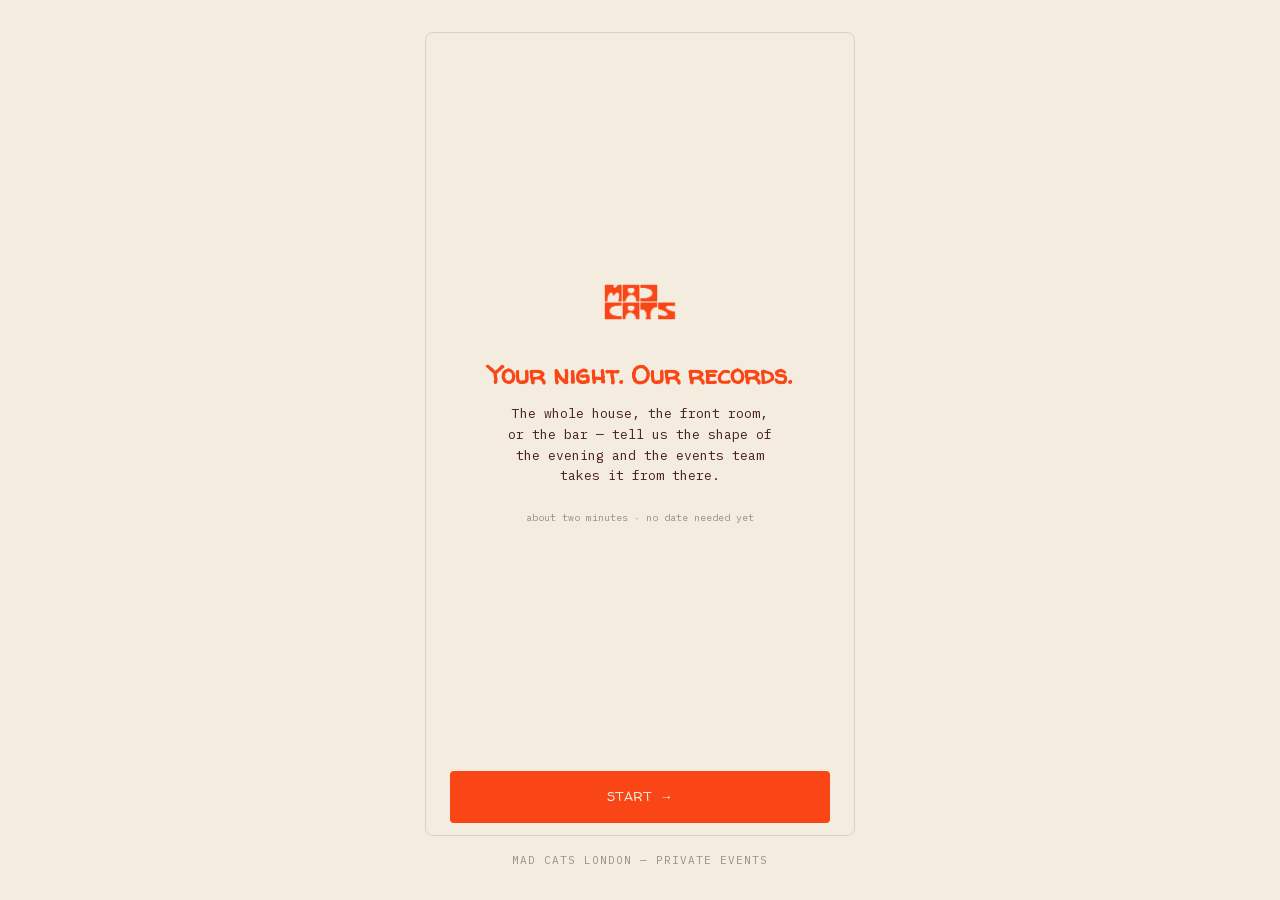
<file: private-events/quiz/index.html>
<!DOCTYPE html>
<html lang="en">
<head>
<meta charset="UTF-8">
<meta name="viewport" content="width=device-width, initial-scale=1.0, viewport-fit=cover">
<title>Private Events — Mad Cats London</title>
<link rel="stylesheet" href="../../fonts/fonts.css">
<link rel="stylesheet" href="../../styles.css">
<style>
/* ============================================================
   Private Events Enquiry — QUIZ FUNNEL version (Perspective.co
   pattern on the Mad Cats DS). Full-viewport steps, tap-to-advance,
   segmented progress, sticky per-head banner + CTA dock.
   Hard rules honoured: no fills behind text or its containers
   (cream header/dock = the page surface; orange banner = accent
   surface; buttons filled) · 7 tokens only · radius 0/4/8 ·
   4px grid · tap targets >= 44px · zero external requests.
   ============================================================ */

/* ---- Shell: one funnel column, no page scroll; steps scroll internally ---- */
html,body{height:100%;}
body{overflow:hidden;}
.funnel{position:relative;height:100vh;height:100dvh;max-width:430px;margin-inline:auto;overflow:clip;}
.desk-cap{display:none;}

/* Desktop >=1025: the funnel stays a mobile-width column, framed on the cream */
@media (min-width:1025px){
  body{display:flex;flex-direction:column;align-items:center;justify-content:center;gap:var(--sp-4);}
  .funnel{width:430px;max-width:430px;height:min(880px,calc(100dvh - 96px));margin:0;
    border:1px solid var(--mc-hairline);border-radius:var(--mc-radius-card);}
  .desk-cap{display:block;text-align:center;}
}

/* ---- Visually-hidden (native inputs behind custom controls + live region) ---- */
.sr-input,.sr-only{position:absolute;width:1px;height:1px;margin:-1px;padding:0;overflow:hidden;clip:rect(0 0 0 0);white-space:nowrap;border:0;}

/* ---- Compact header: back · wordmark · segmented progress ---- */
.q-head{position:absolute;top:0;left:0;right:0;z-index:10;background:var(--mc-cream);
  padding:calc(var(--sp-2) + env(safe-area-inset-top,0px)) var(--mc-gutter) var(--sp-3);}
.q-head[hidden]{display:none;}
.q-head__row{display:flex;align-items:center;justify-content:space-between;gap:var(--sp-3);min-height:44px;}
.q-back{width:44px;height:44px;margin-left:calc(-1 * var(--sp-3));display:inline-flex;align-items:center;justify-content:center;
  font-family:var(--mc-font-mono);font-size:18px;line-height:1;color:var(--mc-oxblood);
  border-radius:var(--mc-radius);transition:color .15s ease;}
.q-back:hover{color:var(--mc-orange);}
.q-back:focus-visible{outline:1.5px solid var(--mc-orange);outline-offset:2px;}
.q-back.is-hidden{visibility:hidden;}
.q-head__logo{height:24px;width:auto;}
.q-head__spacer{width:44px;margin-right:calc(-1 * var(--sp-3));}
.q-prog{display:flex;gap:var(--sp-1);margin-top:var(--sp-2);}
.q-prog__seg{flex:1;height:4px;background:var(--mc-hairline);}
.q-prog__seg.is-fill{background:var(--mc-orange);}

/* ---- Steps: full-viewport panels, horizontal slide (~250ms) ---- */
.q-step{position:absolute;inset:0;overflow-y:auto;-webkit-overflow-scrolling:touch;
  opacity:0;transform:translateX(32px);transition:transform .25s ease,opacity .25s ease;}
.q-step[hidden]{display:none;}
.q-step.from-left{transform:translateX(-32px);}
.q-step.is-active{opacity:1;transform:none;}
.q-step.to-left{opacity:0;transform:translateX(-32px);}
.q-step.to-right{opacity:0;transform:translateX(32px);}

/* Body: question block at the top, answers directly under it with a fixed
   comfortable gap; leftover space falls to the bottom. Long lists overflow
   and scroll inside the step as before. Hook/thanks moments stay centred. */
.q-step__body{min-height:100%;display:flex;flex-direction:column;
  padding:calc(var(--head-h,0px) + var(--sp-4)) var(--mc-gutter) calc(var(--dock-h,0px) + var(--sp-4));}
.q-spacer{flex:0 0 auto;height:var(--sp-8);}
.hook .q-spacer,#step-thanks .q-spacer{flex:1 1 var(--sp-6);height:auto;min-height:var(--sp-6);}
.q-step__head{display:grid;gap:var(--sp-2);}
.q-q{font-family:var(--mc-font-heading);font-weight:500;font-size:24px;line-height:1.2;color:var(--mc-oxblood);}
[tabindex="-1"]:focus{outline:none;} /* headings are focused programmatically after each slide */
.q-sub{font-family:var(--mc-font-mono);font-size:12px;line-height:1.5;color:var(--mc-taupe);}

/* ---- Option cards: hairline border, r8, transparent; selection = orange
   1.5px border + orange text — never a filled background ---- */
.q-opts{display:grid;gap:var(--sp-2);}
.opt{position:relative;display:flex;align-items:center;gap:var(--sp-3);width:100%;min-height:56px;
  padding:var(--sp-3) var(--sp-4);border:1px solid var(--mc-hairline);border-radius:var(--mc-radius-card);
  cursor:pointer;transition:border-color .15s ease;}
.opt:hover{border-color:rgba(72,32,28,.32);}
.opt__num{font-family:var(--mc-font-mono);font-size:11px;letter-spacing:1px;color:var(--mc-orange);}
.opt__text{flex:1;display:grid;gap:2px;min-width:0;}
.opt__label{font-family:var(--mc-font-mono);font-size:14px;line-height:1.4;color:var(--mc-oxblood);transition:color .15s ease;}
.opt__desc{font-family:var(--mc-font-mono);font-size:12px;line-height:1.5;color:var(--mc-oxblood);}
.opt__meta{font-family:var(--mc-font-mono);font-size:11px;line-height:1.4;color:var(--mc-taupe);}
.opt__price{font-family:var(--mc-font-mono);font-weight:500;font-size:12px;line-height:1.5;color:var(--mc-oxblood);}
.opt__price.is-muted{font-weight:400;color:var(--mc-taupe);}
.opt__note{font-family:var(--mc-font-mono);font-size:10px;line-height:1.4;color:var(--mc-taupe);}
.opt__mark{font-family:var(--mc-font-mono);font-size:14px;color:var(--mc-orange);opacity:0;transition:opacity .15s ease;}
.opt:has(.sr-input:checked){border-color:var(--mc-orange);border-width:1.5px;padding:calc(var(--sp-3) - .5px) calc(var(--sp-4) - .5px);}
.opt:has(.sr-input:checked) .opt__label{color:var(--mc-orange);}
.opt:has(.sr-input:checked) .opt__mark{opacity:1;}
.opt:has(.sr-input:focus-visible){border-color:var(--mc-orange);border-width:1.5px;padding:calc(var(--sp-3) - .5px) calc(var(--sp-4) - .5px);}

/* Short lists (2–3 options): roomier cards — taller, more padding, larger
   type. Container modifier only; card markup is unchanged. The checked /
   focus rules restate the padding so the .5px border compensation from the
   base .opt rules doesn't win on specificity. */
.q-opts--lg{gap:var(--sp-3);}
.q-opts--lg .opt{min-height:80px;padding:var(--sp-4) var(--sp-6);gap:var(--sp-4);}
.q-opts--lg .opt__num{font-size:12px;}
.q-opts--lg .opt:has(.sr-input:checked),
.q-opts--lg .opt:has(.sr-input:focus-visible){padding:calc(var(--sp-4) - .5px) calc(var(--sp-6) - .5px);}
.q-opts--lg .opt__label{font-size:16px;line-height:1.35;}
.q-opts--lg .opt__meta{font-size:12px;}
.q-opts--lg .opt__mark{font-size:16px;}
.q-opts--lg .opt__text{gap:var(--sp-1);}
.q-opts--lg .opt--pkg{min-height:88px;}
.q-opts--lg .pkg__name{font-size:22px;}
.q-opts--lg .pkg__price{font-size:14px;}
.q-opts--lg .opt__desc{font-size:13px;}

/* Multi-select add-on cards: leading "+" glyph flips to a check */
.opt--addon{align-items:flex-start;}
.opt--addon .opt__mark{opacity:1;width:16px;text-align:center;margin-top:2px;}
.opt--addon .opt__mark::before{content:"+";}
.opt--addon:has(.sr-input:checked) .opt__mark::before{content:"✓";}
.opt--addon:has(.sr-input:checked) .opt__label{font-weight:500;}

/* Package cards: bigger — name (Cormorant) + orange price + desc */
.opt--pkg{align-items:flex-start;}
.opt--pkg .opt__num{margin-top:6px;}
.opt--pkg .opt__mark{margin-top:6px;}
.pkg__name{font-family:var(--mc-font-heading);font-weight:500;font-size:20px;line-height:1.2;color:var(--mc-oxblood);transition:color .15s ease;}
.pkg__price{font-family:var(--mc-font-mono);font-weight:500;font-size:13px;line-height:1.4;color:var(--mc-orange);}
.pkg__price.is-muted{font-weight:400;color:var(--mc-taupe);}
.opt--pkg:has(.sr-input:checked) .pkg__name{color:var(--mc-orange);}

/* ---- Stepper: – / big mono numeral / + ---- */
.stepper{display:flex;align-items:center;justify-content:center;gap:var(--sp-4);}
.stepper__btn{width:56px;height:56px;display:inline-flex;align-items:center;justify-content:center;
  border:1px solid var(--mc-hairline);border-radius:var(--mc-radius);
  font-family:var(--mc-font-mono);font-size:24px;line-height:1;color:var(--mc-orange);
  transition:border-color .15s ease;}
.stepper__btn:hover{border-color:rgba(72,32,28,.32);}
.stepper__btn:focus-visible{outline:none;border-color:var(--mc-orange);border-width:1.5px;}
.stepper__num{width:132px;font-family:var(--mc-font-mono);font-weight:500;font-size:48px;line-height:1.1;
  text-align:center;color:var(--mc-oxblood);background:transparent;border:0;
  border-bottom:1.5px solid transparent;border-radius:0;padding:var(--sp-1) 0;
  -moz-appearance:textfield;appearance:textfield;caret-color:var(--mc-orange);}
.stepper__num::-webkit-outer-spin-button,.stepper__num::-webkit-inner-spin-button{-webkit-appearance:none;margin:0;}
.stepper__num:focus{outline:none;border-bottom-color:var(--mc-orange);}
.stepper-wrap{display:grid;gap:var(--sp-3);justify-items:center;text-align:center;}

/* ---- Inline validation / gentle cap message: orange, no popups ---- */
.q-msg{font-family:var(--mc-font-mono);font-size:12px;line-height:1.5;color:var(--mc-orange);margin:0;}
.field.is-invalid .field__input{border-color:var(--mc-orange);border-width:1.5px;}
.field .q-msg{margin-top:calc(-1 * var(--sp-1));}

/* ---- Note card: orange accent, transparent, border-only (sell copy · deposit) ---- */
.note{border:1px solid var(--mc-orange);border-radius:var(--mc-radius-card);padding:var(--sp-4);display:grid;gap:var(--sp-2);}
.note__label{font-family:var(--mc-font-mono);font-weight:600;font-size:11px;letter-spacing:1px;color:var(--mc-orange);text-transform:uppercase;}
.note__body{font-family:var(--mc-font-mono);font-size:13px;line-height:1.6;color:var(--mc-oxblood);margin:0;}
.note__micro{font-family:var(--mc-font-mono);font-size:10px;line-height:1.4;color:var(--mc-taupe);margin:0;}

/* Reveal (external-DJ deposit note) */
.reveal{display:grid;grid-template-rows:0fr;opacity:0;visibility:hidden;
  transition:grid-template-rows .3s ease,opacity .2s ease,visibility 0s linear .3s;}
.reveal.is-open{grid-template-rows:1fr;opacity:1;visibility:visible;
  transition:grid-template-rows .3s ease,opacity .25s ease .05s,visibility 0s;}
.reveal__inner{min-height:0;overflow:hidden;}
.reveal__inner > *{margin-top:var(--sp-3);}

/* ---- Hook + beat + thank-you moments ---- */
.hook{align-items:center;text-align:center;}
.hook__logo{height:64px;width:auto;margin-inline:auto;}
.hook__title{font-family:var(--mc-font-display);font-size:26px;line-height:1.3;color:var(--mc-orange);margin-top:var(--sp-6);}
.hook__sub{font-family:var(--mc-font-mono);font-size:13px;line-height:1.6;color:var(--mc-oxblood);max-width:34ch;margin:var(--sp-3) auto 0;}
.hook__micro{margin-top:var(--sp-6);}
.beat-script{font-family:var(--mc-font-display);font-size:20px;line-height:1.3;color:var(--mc-orange);}
.beat-price{font-family:var(--mc-font-mono);font-weight:500;font-size:13px;color:var(--mc-orange);}
.thanks__next{font-family:var(--mc-font-mono);font-size:12px;line-height:1.6;color:var(--mc-oxblood);}
.thanks__next .arrow{color:var(--mc-orange);}

/* ---- Bottom dock: sticky per-head banner + primary CTA, safe-area aware ---- */
.q-dock{position:absolute;left:0;right:0;bottom:0;z-index:10;background:var(--mc-cream);
  display:grid;gap:var(--sp-2);
  padding:var(--sp-2) var(--mc-gutter) calc(var(--sp-3) + env(safe-area-inset-bottom,0px));}
.q-dock[hidden]{display:none;}
.q-banner{display:flex;align-items:baseline;justify-content:space-between;gap:var(--sp-2);flex-wrap:wrap;
  min-height:48px;align-content:center;background:var(--mc-orange);color:var(--mc-cream);
  border-radius:var(--mc-radius);padding:var(--sp-3) 14px;}
.q-banner[hidden]{display:none;}
.q-banner__main{font-family:var(--mc-font-mono);font-weight:500;font-size:15px;line-height:1.3;}
.q-banner__sub{font-family:var(--mc-font-mono);font-size:11px;line-height:1.3;}
.q-banner.is-in{animation:mc-banner-in .3s ease;}
@keyframes mc-banner-in{from{transform:translateY(12px);opacity:0;}to{transform:none;opacity:1;}}
.q-cta{display:grid;gap:var(--sp-1);}
.q-cta[hidden]{display:none;}
.q-skip{justify-self:center;min-height:44px;display:inline-flex;align-items:center;
  font-family:var(--mc-font-mono);font-size:12px;color:var(--mc-oxblood);
  text-decoration:underline;text-underline-offset:2px;transition:color .15s ease;}
.q-skip:hover{color:var(--mc-orange);}
.q-skip[hidden]{display:none;}
#q-cta-btn:focus-visible{outline:1.5px solid var(--mc-oxblood);outline-offset:2px;}

/* ---- Contact fields (DS .field idiom) ---- */
.q-fields{display:grid;gap:var(--sp-4);}

/* ---- Motion preferences ---- */
@media (prefers-reduced-motion:reduce){
  .q-step,.opt,.opt__label,.opt__mark,.stepper__btn,.reveal,.reveal.is-open,.q-back,.pkg__name{transition:none;}
  .q-banner.is-in{animation:none;}
}
</style>
</head>
<body>
<div class="funnel" id="funnel">

  <!-- ===== Compact funnel header: back · wordmark · segmented progress ===== -->
  <header class="q-head" id="q-head" hidden>
    <div class="q-head__row">
      <button class="q-back" id="q-back" type="button" aria-label="Back to the previous step">←</button>
      <img class="q-head__logo" src="[data-uri]" alt="Mad Cats London">
      <span class="q-head__spacer" aria-hidden="true"></span>
    </div>
    <div class="q-prog" id="q-prog" role="img" aria-label="Progress"></div>
  </header>

  <p class="sr-only" aria-live="polite" id="q-status"></p>

  <form id="quiz" novalidate>

    <!-- ===== HOOK ===== -->
    <section class="q-step" id="step-hook" role="group" aria-labelledby="h-hook" hidden>
      <div class="q-step__body hook">
        <span class="q-spacer" aria-hidden="true"></span>
        <img class="hook__logo" src="[data-uri]" alt="Mad Cats London">
        <h1 class="hook__title" id="h-hook" tabindex="-1">Your night. Our records.</h1>
        <p class="hook__sub">The whole house, the front room, or the bar — tell us the shape of the evening and the events team takes it from there.</p>
        <p class="t-micro hook__micro">about two minutes · no date needed yet</p>
        <span class="q-spacer" aria-hidden="true"></span>
      </div>
    </section>

    <!-- ===== 1 · SPACE ===== -->
    <section class="q-step" id="step-space" role="group" aria-labelledby="h-space" hidden>
      <div class="q-step__body">
        <div class="q-step__head">
          <p class="t-overline" data-overline>THE SPACE</p>
          <h2 class="q-q" id="h-space" tabindex="-1">Which part of the house?</h2>
        </div>
        <span class="q-spacer" aria-hidden="true"></span>
        <div class="q-opts q-opts--lg" role="radiogroup" aria-labelledby="h-space">
          <label class="opt"><input class="sr-input" type="radio" name="space" value="full">
            <span class="opt__num" aria-hidden="true">01</span>
            <span class="opt__text"><span class="opt__label">Full Venue</span><span class="opt__meta">the whole house · up to 75 guests</span></span>
            <span class="opt__mark" aria-hidden="true">→</span></label>
          <label class="opt"><input class="sr-input" type="radio" name="space" value="seated">
            <span class="opt__num" aria-hidden="true">02</span>
            <span class="opt__text"><span class="opt__label">Semi-Private — Seated</span><span class="opt__meta">the front room · up to 30 guests</span></span>
            <span class="opt__mark" aria-hidden="true">→</span></label>
          <label class="opt"><input class="sr-input" type="radio" name="space" value="bar">
            <span class="opt__num" aria-hidden="true">03</span>
            <span class="opt__text"><span class="opt__label">Semi-Private — Bar Area</span><span class="opt__meta">standing / seated</span></span>
            <span class="opt__mark" aria-hidden="true">→</span></label>
        </div>
      </div>
    </section>

    <!-- ===== 2 · GUESTS (stepper) ===== -->
    <section class="q-step" id="step-guests" role="group" aria-labelledby="h-guests" hidden>
      <div class="q-step__body">
        <div class="q-step__head">
          <p class="t-overline" data-overline>GUEST COUNT</p>
          <h2 class="q-q" id="h-guests" tabindex="-1">How many are coming?</h2>
        </div>
        <span class="q-spacer" aria-hidden="true"></span>
        <div class="stepper-wrap">
          <div class="stepper">
            <button class="stepper__btn" id="guests-minus" type="button" aria-label="Fewer guests">–</button>
            <input class="stepper__num" id="guests" name="guests" type="number" inputmode="numeric" min="1" value="20" aria-describedby="guests-msg guests-cap">
            <button class="stepper__btn" id="guests-plus" type="button" aria-label="More guests">+</button>
          </div>
          <p class="q-msg" id="guests-msg" hidden></p>
          <p class="t-micro" id="guests-cap">the full venue holds 75</p>
        </div>
        <span class="q-spacer" aria-hidden="true"></span>
      </div>
    </section>

    <!-- ===== 3 · ABOUT YOUR EVENT — type ===== -->
    <section class="q-step" id="step-type" role="group" aria-labelledby="h-type" hidden>
      <div class="q-step__body">
        <div class="q-step__head">
          <p class="t-overline" data-overline>ABOUT YOUR EVENT</p>
          <h2 class="q-q" id="h-type" tabindex="-1">What type of event are you planning?</h2>
        </div>
        <span class="q-spacer" aria-hidden="true"></span>
        <div class="q-opts q-opts--lg" role="radiogroup" aria-labelledby="h-type">
          <label class="opt"><input class="sr-input" type="radio" name="eventType" value="corporate">
            <span class="opt__num" aria-hidden="true">01</span>
            <span class="opt__text"><span class="opt__label">Corporate / Business</span></span>
            <span class="opt__mark" aria-hidden="true">→</span></label>
          <label class="opt"><input class="sr-input" type="radio" name="eventType" value="celebration">
            <span class="opt__num" aria-hidden="true">02</span>
            <span class="opt__text"><span class="opt__label">Non-Corporate / Celebration</span></span>
            <span class="opt__mark" aria-hidden="true">→</span></label>
        </div>
      </div>
    </section>

    <!-- ===== 3a · corporate → industry ===== -->
    <section class="q-step" id="step-industry" role="group" aria-labelledby="h-industry" hidden>
      <div class="q-step__body">
        <div class="q-step__head">
          <p class="t-overline" data-overline>ABOUT YOUR EVENT</p>
          <h2 class="q-q" id="h-industry" tabindex="-1">What industry are you in?</h2>
        </div>
        <span class="q-spacer" aria-hidden="true"></span>
        <div class="q-opts" role="radiogroup" aria-labelledby="h-industry" id="opts-industry"></div>
      </div>
    </section>

    <!-- ===== 3b · corporate → what are you planning? ===== -->
    <section class="q-step" id="step-planning" role="group" aria-labelledby="h-planning" hidden>
      <div class="q-step__body">
        <div class="q-step__head">
          <p class="t-overline" data-overline>ABOUT YOUR EVENT</p>
          <h2 class="q-q" id="h-planning" tabindex="-1">What are you planning?</h2>
        </div>
        <span class="q-spacer" aria-hidden="true"></span>
        <div class="q-opts" role="radiogroup" aria-labelledby="h-planning" id="opts-planning"></div>
      </div>
    </section>

    <!-- ===== 3c · celebration → occasion ===== -->
    <section class="q-step" id="step-occasion" role="group" aria-labelledby="h-occasion" hidden>
      <div class="q-step__body">
        <div class="q-step__head">
          <p class="t-overline" data-overline>ABOUT YOUR EVENT</p>
          <h2 class="q-q" id="h-occasion" tabindex="-1">What's the occasion?</h2>
        </div>
        <span class="q-spacer" aria-hidden="true"></span>
        <div class="q-opts" role="radiogroup" aria-labelledby="h-occasion" id="opts-occasion"></div>
      </div>
    </section>

    <!-- ===== 4 · CONSUMING ===== -->
    <section class="q-step" id="step-consuming" role="group" aria-labelledby="h-consuming" hidden>
      <div class="q-step__body">
        <div class="q-step__head">
          <p class="t-overline" data-overline>FOOD &amp; DRINK</p>
          <h2 class="q-q" id="h-consuming" tabindex="-1">What are you having?</h2>
        </div>
        <span class="q-spacer" aria-hidden="true"></span>
        <div class="q-opts q-opts--lg" role="radiogroup" aria-labelledby="h-consuming">
          <label class="opt"><input class="sr-input" type="radio" name="consumption" value="food">
            <span class="opt__num" aria-hidden="true">01</span>
            <span class="opt__text"><span class="opt__label">Food &amp; Drinks</span><span class="opt__meta">kitchen + bar, the full evening</span></span>
            <span class="opt__mark" aria-hidden="true">→</span></label>
          <label class="opt"><input class="sr-input" type="radio" name="consumption" value="drinks">
            <span class="opt__num" aria-hidden="true">02</span>
            <span class="opt__text"><span class="opt__label">Just Drinks</span><span class="opt__meta">the bar does the talking</span></span>
            <span class="opt__mark" aria-hidden="true">→</span></label>
        </div>
      </div>
    </section>

    <!-- ===== 5 · PACKAGE (price cards) ===== -->
    <section class="q-step" id="step-package" role="group" aria-labelledby="h-package" hidden>
      <div class="q-step__body">
        <div class="q-step__head">
          <p class="t-overline" data-overline>THE PACKAGE</p>
          <h2 class="q-q" id="h-package" tabindex="-1">Pick your package.</h2>
          <p class="q-sub">per-head, before add-ons — change it later if you like</p>
        </div>
        <span class="q-spacer" aria-hidden="true"></span>
        <div class="q-opts q-opts--lg" role="radiogroup" aria-labelledby="h-package">
          <label class="opt opt--pkg"><input class="sr-input" type="radio" name="package" value="standard">
            <span class="opt__num" aria-hidden="true">01</span>
            <span class="opt__text">
              <span class="pkg__name">Standard</span>
              <span class="pkg__price" data-pkg-price="standard">£55 per head</span>
              <span class="opt__desc" data-pkg-desc="standard" data-food="Curated Classics menu + canapés." data-drinks="Curated classics — drinks-only.">Curated Classics menu + canapés.</span>
            </span>
            <span class="opt__mark" aria-hidden="true">→</span></label>
          <label class="opt opt--pkg"><input class="sr-input" type="radio" name="package" value="signature">
            <span class="opt__num" aria-hidden="true">02</span>
            <span class="opt__text">
              <span class="pkg__name">Signature</span>
              <span class="pkg__price" data-pkg-price="signature">£75 per head</span>
              <span class="opt__desc" data-pkg-desc="signature" data-food="Signature cocktails + expanded canapés." data-drinks="Signature cocktails — drinks-only.">Signature cocktails + expanded canapés.</span>
            </span>
            <span class="opt__mark" aria-hidden="true">→</span></label>
          <label class="opt opt--pkg"><input class="sr-input" type="radio" name="package" value="bespoke">
            <span class="opt__num" aria-hidden="true">03</span>
            <span class="opt__text">
              <span class="pkg__name">Bespoke</span>
              <span class="pkg__price is-muted">priced after a conversation</span>
              <span class="opt__desc">Tailor-made — built around your brief.</span>
            </span>
            <span class="opt__mark" aria-hidden="true">→</span></label>
        </div>
      </div>
    </section>

    <!-- ===== 6 · BEAT — package sell copy, full-screen ===== -->
    <section class="q-step" id="step-beat" role="group" aria-labelledby="h-beat" hidden>
      <div class="q-step__body">
        <div class="q-step__head">
          <p class="t-overline" data-overline>YOUR PACKAGE</p>
          <p class="beat-script" id="beat-script">Good call.</p>
          <h2 class="q-q" id="h-beat" tabindex="-1">Signature — Food &amp; Drinks</h2>
          <p class="beat-price" id="beat-price">£75 per head</p>
        </div>
        <span class="q-spacer" aria-hidden="true"></span>
        <div class="note" role="note">
          <span class="note__label" id="beat-note-label">Signature</span>
          <p class="note__body" id="beat-note-body"></p>
          <p class="note__micro" id="beat-note-micro" hidden></p>
        </div>
      </div>
    </section>

    <!-- ===== 7 · SPECIAL REQUESTS ===== -->
    <section class="q-step" id="step-requests" role="group" aria-labelledby="h-requests" hidden>
      <div class="q-step__body">
        <div class="q-step__head">
          <p class="t-overline" data-overline>SPECIAL REQUESTS</p>
          <h2 class="q-q" id="h-requests" tabindex="-1">Anything we should know?</h2>
          <p class="q-sub">off-menu asks, dietaries, a record you need played</p>
        </div>
        <span class="q-spacer" aria-hidden="true"></span>
        <div class="field">
          <textarea class="field__textarea" id="requests" name="requests" aria-labelledby="h-requests" placeholder="e.g. add the crispy prawn toast from the regular menu…"></textarea>
        </div>
      </div>
    </section>

    <!-- ===== 8 · ADD-ONS (multi-select) ===== -->
    <section class="q-step" id="step-addons" role="group" aria-labelledby="h-addons" hidden>
      <div class="q-step__body">
        <div class="q-step__head">
          <p class="t-overline" data-overline>ADD-ONS</p>
          <h2 class="q-q" id="h-addons" tabindex="-1">Worth talking about?</h2>
          <p class="q-sub">we plan the whole evening, not just the room — tap anything of interest</p>
        </div>
        <span class="q-spacer" aria-hidden="true"></span>
        <div class="q-opts" role="group" aria-labelledby="h-addons">
          <label class="opt opt--addon"><input class="sr-input" type="checkbox" name="addon" value="minidrinks">
            <span class="opt__mark" aria-hidden="true"></span>
            <span class="opt__text">
              <span class="opt__label">Welcome mini-drinks</span>
              <span class="opt__desc">A tray to open the night — e.g. 30 mini martinis.</span>
              <span class="opt__price" data-price="minidrinks"></span>
              <span class="opt__note">minimum 48 hours notice (TBC)</span>
            </span></label>
          <label class="opt opt--addon"><input class="sr-input" type="checkbox" name="addon" value="dj" id="addon-dj">
            <span class="opt__mark" aria-hidden="true"></span>
            <span class="opt__text">
              <span class="opt__label">DJ services</span>
              <span class="opt__desc">Our resident selectors, or bring your own.</span>
              <span class="opt__price" data-price="dj-resident"></span>
              <span class="opt__price" data-price="dj-external"></span>
              <span class="opt__note">external: refundable sound deposit · minimum 1 week notice (TBC)</span>
            </span></label>
          <label class="opt opt--addon"><input class="sr-input" type="checkbox" name="addon" value="cake">
            <span class="opt__mark" aria-hidden="true"></span>
            <span class="opt__text">
              <span class="opt__label">Celebratory cake</span>
              <span class="opt__desc">Yours or ours — cakage covers plates, forks, timing.</span>
              <span class="opt__price" data-price="cake"></span>
              <span class="opt__note">cakage · minimum 48 hours notice</span>
            </span></label>
          <label class="opt opt--addon"><input class="sr-input" type="checkbox" name="addon" value="print">
            <span class="opt__mark" aria-hidden="true"></span>
            <span class="opt__text">
              <span class="opt__label">Printed paraphernalia</span>
              <span class="opt__desc">Printed menus, branded matchboxes.</span>
              <span class="opt__price" data-price="print"></span>
              <span class="opt__note">minimum 1 week for custom items</span>
            </span></label>
        </div>
      </div>
    </section>

    <!-- ===== 8a · DJ type (only if DJ picked) ===== -->
    <section class="q-step" id="step-djtype" role="group" aria-labelledby="h-djtype" hidden>
      <div class="q-step__body">
        <div class="q-step__head">
          <p class="t-overline" data-overline>ADD-ONS — DJ</p>
          <h2 class="q-q" id="h-djtype" tabindex="-1">Whose records?</h2>
        </div>
        <span class="q-spacer" aria-hidden="true"></span>
        <div class="q-opts q-opts--lg" role="radiogroup" aria-labelledby="h-djtype">
          <label class="opt"><input class="sr-input" type="radio" name="djType" value="resident">
            <span class="opt__num" aria-hidden="true">01</span>
            <span class="opt__text"><span class="opt__label">Resident DJ</span><span class="opt__meta" data-djmeta="resident">£350 flat</span></span>
            <span class="opt__mark" aria-hidden="true">→</span></label>
          <label class="opt"><input class="sr-input" type="radio" name="djType" value="external">
            <span class="opt__num" aria-hidden="true">02</span>
            <span class="opt__text"><span class="opt__label">External DJ</span><span class="opt__meta" data-djmeta="external">£150 facilitation</span></span>
            <span class="opt__mark" aria-hidden="true">→</span></label>
        </div>
        <div class="reveal" id="reveal-deposit">
          <div class="reveal__inner">
            <div class="note" role="note">
              <span class="note__label">External DJs</span>
              <p class="note__body">External DJs require a £250 refundable sound deposit — returned after the night, not included in the totals here.</p>
              <p class="note__micro">minimum 1 week notice (TBC)</p>
            </div>
          </div>
        </div>
      </div>
    </section>

    <!-- ===== 9 · CONTACT (beat one-liner as the heading) ===== -->
    <section class="q-step" id="step-contact" role="group" aria-labelledby="h-contact" hidden>
      <div class="q-step__body">
        <div class="q-step__head">
          <p class="t-overline" data-overline>YOUR DETAILS</p>
          <p class="beat-script">Nearly there.</p>
          <h2 class="q-q" id="h-contact" tabindex="-1">Where do we send the plan?</h2>
        </div>
        <span class="q-spacer" aria-hidden="true"></span>
        <div class="q-fields">
          <div class="field" id="f-name">
            <label class="field__label" for="name">NAME</label>
            <input class="field__input" id="name" name="name" type="text" autocomplete="name" placeholder="Your name" required>
            <p class="q-msg" id="name-msg" hidden></p>
          </div>
          <div class="field" id="f-email">
            <label class="field__label" for="email">EMAIL</label>
            <input class="field__input" id="email" name="email" type="email" autocomplete="email" placeholder="you@email.com" required>
            <p class="q-msg" id="email-msg" hidden></p>
          </div>
          <div class="field">
            <label class="field__label" for="phone">PHONE</label>
            <input class="field__input" id="phone" name="phone" type="tel" autocomplete="tel" placeholder="+44 …">
          </div>
          <div class="field" id="f-company" hidden>
            <label class="field__label" for="company">COMPANY</label>
            <input class="field__input" id="company" name="company" type="text" autocomplete="organization" placeholder="Company name">
          </div>
          <p class="t-micro">Date &amp; availability check comes next — our events team will confirm.</p>
        </div>
      </div>
    </section>

    <!-- ===== 10 · THANK YOU ===== -->
    <section class="q-step" id="step-thanks" role="group" aria-labelledby="h-thanks" hidden>
      <div class="q-step__body">
        <span class="q-spacer" aria-hidden="true"></span>
        <div class="q-step__head">
          <p class="t-overline">ENQUIRY RECEIVED</p>
          <p class="beat-script" aria-hidden="true">That's the shape of it.</p>
          <h2 class="q-q" id="h-thanks" tabindex="-1">Thank you</h2>
          <p class="t-body">Your event brief is with our events team.</p>
          <p class="thanks__next"><span class="arrow" aria-hidden="true">→</span> Next up: dates. We'll come back to check availability and confirm the details of your evening.</p>
          <p class="t-micro">Something to add in the meantime? <a class="link" href="mailto:daniella@madcats.uk">daniella@madcats.uk</a></p>
        </div>
        <span class="q-spacer" aria-hidden="true"></span>
      </div>
    </section>

  </form>

  <!-- ===== Bottom dock: sticky per-head banner (accent surface) + CTA ===== -->
  <div class="q-dock" id="q-dock" hidden>
    <div class="q-banner" id="q-banner" role="status" aria-live="polite" hidden>
      <span class="q-banner__main" id="q-banner-main"></span>
      <span class="q-banner__sub" id="q-banner-sub"></span>
    </div>
    <div class="q-cta" id="q-cta" hidden>
      <button class="btn btn--primary btn--block" id="q-cta-btn" type="button">CONTINUE <span aria-hidden="true">→</span></button>
      <button class="q-skip" id="q-skip" type="button" hidden>skip — nothing to add</button>
    </div>
  </div>

</div>
<p class="t-overline desk-cap">MAD CATS LONDON — PRIVATE EVENTS</p>

<script>
/* ============================================================
   Private Events Quiz Funnel — behaviour (vanilla, no libraries)
   state · pricing (single PRICING const) · path/branching ·
   slide navigation · auto-advance w/ keyboard fallback ·
   sticky banner math · validation · payload log (Phase 2 wiring)
   ============================================================ */
(function(){
  "use strict";
  var $  = function(s,c){ return (c||document).querySelector(s); };
  var $$ = function(s,c){ return Array.prototype.slice.call((c||document).querySelectorAll(s)); };
  var reduced = window.matchMedia("(prefers-reduced-motion: reduce)").matches;

  /* ---- ALL prices live here (client edits one place). Deposit is display-only. ---- */
  var PRICING = {
    packages:{
      standard:  { food:55, drinks:35 },
      signature: { food:75, drinks:50 },
      bespoke:   { food:null, drinks:null }   /* priced after a conversation */
    },
    addons:{
      minidrinks:    { model:"perhead", value:6.50 },
      cake:          { model:"perhead", value:3.50 },
      print:         { model:"flat",    value:180 },
      "dj-resident": { model:"flat",    value:350 },
      "dj-external": { model:"flat",    value:150, deposit:250 } /* deposit excluded from totals */
    },
    caps:{ full:75, seated:30, bar:40 } /* bar cap 40 = PLACEHOLDER, TBC with venue */
  };

  var SPACE_META = {
    full:   { line:"the full venue holds 75",           msg:"The full venue holds 75 — for anything larger, best to talk to the events team first." },
    seated: { line:"the front room seats up to 30",     msg:"The front room seats up to 30 — for more, consider the Full Venue." },
    bar:    { line:"the bar area takes up to 40 (TBC)", msg:"The bar area takes up to 40 — for more, consider the Full Venue." }
  };

  var SELL_COPY = {
    "standard-food":   "The classics, because they work. A tight run of the dishes we're known for and the pours that never leave the list, served while the records turn. Nothing to decide on the night — it runs itself.",
    "standard-drinks": "The pours that never leave the list, made properly and kept coming. Nothing to decide on the night.",
    "signature-food":  "The kitchen and the bar showing off, politely. Signature cocktails built for the room, canapés that keep arriving — a menu that reads like our record shelf: considered, a little unexpected.",
    "signature-drinks":"Signature cocktails built for the room — the ones people ask about, made without fuss, kept coming.",
    "bespoke":         "We've put logos on drinks for brand launches and rebuilt the room for a single night. Bespoke events are shaped in a follow-up with our events team — no set menu, no instant price. Priced after a conversation."
  };

  var INDUSTRIES = ["Fashion","Tech / Creative","Finance","Media / Music","Agency / Design","Other"];
  var PLANNING   = ["Christmas Party","Team Building","Product Launch","Client Dinner","Networking / Drinks Reception","Summer Party","Leaving Do / Milestone","Wrap Party","Press / Brand Moment","Other"];
  var OCCASIONS  = ["Birthday","Anniversary","Engagement","Celebration","Other"];

  var OVERLINE_LABEL = {
    space:"THE SPACE", guests:"GUEST COUNT", type:"ABOUT YOUR EVENT", industry:"ABOUT YOUR EVENT",
    planning:"ABOUT YOUR EVENT", occasion:"ABOUT YOUR EVENT", consuming:"FOOD & DRINK",
    "package":"THE PACKAGE", beat:"YOUR PACKAGE", requests:"SPECIAL REQUESTS",
    addons:"ADD-ONS", djtype:"ADD-ONS — DJ", contact:"YOUR DETAILS"
  };

  /* ---- state (single source of truth) ---- */
  var state = {
    step:"hook", space:null, guests:20, eventType:null, industry:null, planning:null,
    occasion:null, consumption:null, "package":null, requests:"", addons:{}, djType:null,
    bannerShown:false
  };

  /* ---- money: 2dp, drop ".00", thousands separators ---- */
  function fmtGBP(n){
    var r = Math.round(n*100)/100;
    var isInt = Math.abs(r - Math.round(r)) < 1e-9;
    return "£" + r.toLocaleString("en-GB", isInt ? {maximumFractionDigits:0} : {minimumFractionDigits:2, maximumFractionDigits:2});
  }
  function guestsForPricing(){
    if(state.guests) return { n:state.guests, src:"input" };
    var cap = state.space ? PRICING.caps[state.space] : null;
    return cap ? { n:cap, src:"cap" } : null;
  }
  function addonTotal(key, g){
    var a = PRICING.addons[key];
    return a.model === "perhead" ? a.value * g : a.value;
  }
  function selectedAddonKeys(){
    var keys = [];
    if(state.addons.minidrinks) keys.push("minidrinks");
    if(state.addons.cake) keys.push("cake");
    if(state.addons.print) keys.push("print");
    if(state.addons.dj && state.djType) keys.push("dj-" + state.djType);
    return keys;
  }
  function addonsSum(g){
    return selectedAddonKeys().reduce(function(s,k){ return s + addonTotal(k, g); }, 0);
  }

  /* ---- branching path (visible steps between hook and thanks) ---- */
  function path(){
    var p = ["space","guests","type"];
    if(state.eventType === "corporate"){ p.push("industry","planning"); }
    else { p.push("occasion"); } /* default = shorter branch until corporate is chosen */
    p.push("consuming","package","beat","requests","addons");
    if(state.addons.dj) p.push("djtype");
    p.push("contact");
    return p;
  }
  function seq(){ return ["hook"].concat(path()).concat(["thanks"]); }

  /* ---- elements ---- */
  var funnel = $("#funnel"), head = $("#q-head"), backBtn = $("#q-back"), prog = $("#q-prog");
  var dock = $("#q-dock"), banner = $("#q-banner"), bannerMain = $("#q-banner-main"), bannerSub = $("#q-banner-sub");
  var ctaWrap = $("#q-cta"), ctaBtn = $("#q-cta-btn"), skipBtn = $("#q-skip"), statusEl = $("#q-status");
  var steps = {};
  $$(".q-step").forEach(function(el){ steps[el.id.replace("step-","")] = el; });

  /* ---- build the option-list steps from data (numbered orange marks) ---- */
  function buildOpts(containerId, name, values){
    var host = $(containerId), html = "";
    values.forEach(function(v, i){
      var num = (i+1 < 10 ? "0" : "") + (i+1);
      html += '<label class="opt"><input class="sr-input" type="radio" name="'+name+'" value="'+v+'">'
        + '<span class="opt__num" aria-hidden="true">'+num+'</span>'
        + '<span class="opt__text"><span class="opt__label">'+v.replace(/&/g,"&amp;")+'</span></span>'
        + '<span class="opt__mark" aria-hidden="true">→</span></label>';
    });
    host.innerHTML = html;
  }
  buildOpts("#opts-industry","industry",INDUSTRIES);
  buildOpts("#opts-planning","planning",PLANNING);
  buildOpts("#opts-occasion","occasion",OCCASIONS);

  /* ---- CTA config per step (auto steps advance on tap; CTA appears for
     keyboard selection or when revisiting an answered step) ---- */
  var STEP_CFG = {
    hook:     { cta:"START" },
    space:    { auto:true, answered:function(){ return !!state.space; } },
    guests:   { cta:"CONTINUE" },
    type:     { auto:true, answered:function(){ return !!state.eventType; } },
    industry: { auto:true, answered:function(){ return !!state.industry; } },
    planning: { auto:true, answered:function(){ return !!state.planning; } },
    occasion: { auto:true, answered:function(){ return !!state.occasion; } },
    consuming:{ auto:true, answered:function(){ return !!state.consumption; } },
    "package":{ auto:true, answered:function(){ return !!state["package"]; } },
    beat:     { cta:"CONTINUE" },
    requests: { cta:"CONTINUE", skip:true },
    addons:   { cta:"CONTINUE" },
    djtype:   { auto:true, answered:function(){ return !!state.djType; },
                holdFor:function(v){ return v === "external"; } }, /* stay so the deposit note gets read */
    contact:  { cta:"SEND ENQUIRY" },
    thanks:   {}
  };

  /* ---- navigation: horizontal slide, focus the incoming heading ---- */
  var current = null, navLock = false, kbSelected = false, autoEntryCta = false;
  function goTo(id, dir){
    if(navLock) return;
    var next = steps[id];
    if(!next || next === current) return;
    navLock = true; kbSelected = false;
    var cfgN = STEP_CFG[id] || {};
    autoEntryCta = !!(cfgN.auto && cfgN.answered && cfgN.answered()); /* revisiting an answered step → offer CONTINUE */
    prepareStep(id);
    next.hidden = false;
    next.classList.remove("to-left","to-right","from-left");
    if(dir < 0) next.classList.add("from-left");
    void next.offsetWidth; /* commit start position */
    next.classList.add("is-active");
    next.classList.remove("from-left");
    var prev = current;
    current = next; state.step = id;
    if(prev){
      prev.classList.remove("is-active");
      prev.classList.add(dir < 0 ? "to-right" : "to-left");
    }
    next.scrollTop = 0;
    renderChrome();
    window.setTimeout(function(){
      if(prev){ prev.hidden = true; prev.classList.remove("to-left","to-right"); }
      navLock = false;
      var h = $("#h-" + id);
      if(h) h.focus({ preventScroll:true });
    }, reduced ? 0 : 270);
  }
  function advance(){
    var s = seq(), i = s.indexOf(state.step);
    if(i > -1 && i < s.length - 1) goTo(s[i+1], 1);
  }
  function back(){
    var s = seq(), i = s.indexOf(state.step);
    if(i > 0) goTo(s[i-1], -1);
  }
  backBtn.addEventListener("click", back);

  /* ---- pointer-vs-keyboard modality: taps auto-advance (with a ~220ms
     selected-state flash); keyboard selection reveals CONTINUE instead ---- */
  var lastPointer = 0;
  document.addEventListener("pointerdown", function(){ lastPointer = Date.now(); }, true);
  function viaPointer(){ return Date.now() - lastPointer < 600; }
  var advTimer = null;
  function scheduleAdvance(){
    window.clearTimeout(advTimer);
    advTimer = window.setTimeout(advance, reduced ? 120 : 220);
  }
  function onSingleChoice(name, apply){
    $$('input[name="'+name+'"]').forEach(function(r){
      r.addEventListener("change", function(){
        apply(r.value);
        renderChrome();
        var cfg = STEP_CFG[state.step] || {};
        var hold = cfg.holdFor && cfg.holdFor(r.value);
        if(viaPointer() && !hold){ scheduleAdvance(); }
        else { kbSelected = true; renderChrome(); }
      });
      /* re-tapping the already-checked card also advances */
      r.addEventListener("click", function(){
        var cfg = STEP_CFG[state.step] || {};
        if(r.checked && viaPointer() && !(cfg.holdFor && cfg.holdFor(r.value))) scheduleAdvance();
      });
      r.addEventListener("keydown", function(e){
        if(e.key === "Enter" && r.checked){ e.preventDefault(); advance(); }
      });
    });
  }

  onSingleChoice("space", function(v){ state.space = v; });
  onSingleChoice("eventType", function(v){ state.eventType = v; });
  onSingleChoice("industry", function(v){ state.industry = v; });
  onSingleChoice("planning", function(v){ state.planning = v; });
  onSingleChoice("occasion", function(v){ state.occasion = v; });
  onSingleChoice("consumption", function(v){ state.consumption = v; });
  onSingleChoice("package", function(v){ state["package"] = v; state.bannerShown = true; });
  onSingleChoice("djType", function(v){
    state.djType = v;
    $("#reveal-deposit").classList.toggle("is-open", v === "external");
  });

  /* ---- guests stepper (real number input; +/- snap by 1; gentle cap clamp) ---- */
  var guestsIn = $("#guests"), guestsMsg = $("#guests-msg"), guestsCap = $("#guests-cap");
  function capNow(){ return state.space ? PRICING.caps[state.space] : PRICING.caps.full; }
  function setGuests(n, showCapMsg){
    var cap = capNow(), meta = SPACE_META[state.space || "full"];
    var clamped = Math.max(1, Math.min(cap, Math.round(n)));
    var hitCap = n > cap;
    state.guests = clamped;
    guestsIn.value = clamped;
    if(hitCap && showCapMsg){ guestsMsg.textContent = meta.msg; guestsMsg.hidden = false; }
    else if(n < 1 && showCapMsg){ guestsMsg.textContent = "At least one guest — even if it's just the two of you."; guestsMsg.hidden = false; }
    else { guestsMsg.hidden = true; }
    renderBanner(); /* live update if user came back to change the count */
  }
  $("#guests-minus").addEventListener("click", function(){ setGuests(state.guests - 1, true); });
  $("#guests-plus").addEventListener("click", function(){ setGuests(state.guests + 1, true); });
  guestsIn.addEventListener("input", function(){
    var n = parseInt(guestsIn.value, 10);
    if(isNaN(n)) return; /* let them finish typing */
    setGuests(n, true);
  });
  guestsIn.addEventListener("blur", function(){
    var n = parseInt(guestsIn.value, 10);
    setGuests(isNaN(n) ? state.guests : n, true);
  });

  /* ---- requests + add-ons ---- */
  $("#requests").addEventListener("input", function(){ state.requests = this.value; });
  $$('input[name="addon"]').forEach(function(cb){
    cb.addEventListener("change", function(){
      state.addons[cb.value] = cb.checked;
      if(cb.value === "dj" && !cb.checked){
        state.djType = null;
        $$('input[name="djType"]').forEach(function(r){ r.checked = false; });
        $("#reveal-deposit").classList.remove("is-open");
      }
      renderChrome(); /* path (djtype) + banner + progress may change */
    });
  });

  /* ---- per-step preparation (dynamic copy, prices, clamps) ---- */
  function prepareStep(id){
    if(id === "guests"){
      guestsCap.textContent = SPACE_META[state.space || "full"].line;
      setGuests(state.guests, false);
    }
    if(id === "package"){
      var mode = state.consumption === "drinks" ? "drinks" : "food";
      $$("[data-pkg-desc]").forEach(function(el){ el.textContent = el.getAttribute("data-" + mode); });
      ["standard","signature"].forEach(function(k){
        $('[data-pkg-price="'+k+'"]').textContent = fmtGBP(PRICING.packages[k][mode]) + " per head";
      });
    }
    if(id === "beat") renderBeat();
    if(id === "addons") renderAddonPrices();
    if(id === "djtype"){
      var g = guestsForPricing();
      ["resident","external"].forEach(function(t){
        var el = $('[data-djmeta="'+t+'"]'), v = PRICING.addons["dj-"+t].value;
        el.textContent = g ? fmtGBP(v / g.n) + " per head (" + fmtGBP(v) + " total)"
                           : fmtGBP(v) + (t === "resident" ? " flat" : " facilitation");
      });
      $("#reveal-deposit").classList.toggle("is-open", state.djType === "external");
    }
    if(id === "contact"){
      $("#f-company").hidden = state.eventType !== "corporate";
    }
  }

  function renderBeat(){
    var pkg = state["package"] || "signature";
    var mode = state.consumption === "drinks" ? "drinks" : "food";
    var modeLabel = mode === "drinks" ? "Just Drinks" : "Food & Drinks";
    var name = pkg.charAt(0).toUpperCase() + pkg.slice(1);
    var per = PRICING.packages[pkg][mode];
    $("#beat-script").textContent = pkg === "bespoke" ? "Now we're talking." : "Good call.";
    $("#h-beat").textContent = pkg === "bespoke" ? "Bespoke" : name + " — " + modeLabel;
    $("#beat-price").textContent = per ? fmtGBP(per) + " per head" : "priced after a conversation";
    $("#beat-note-label").textContent = pkg === "bespoke" ? "Bespoke — by consultation" : name;
    $("#beat-note-body").textContent = SELL_COPY[pkg === "bespoke" ? "bespoke" : pkg + "-" + mode];
    var micro = $("#beat-note-micro");
    micro.hidden = pkg !== "bespoke";
    if(pkg === "bespoke") micro.textContent = "no set menu, no instant price — the events team calls you";
  }

  /* ---- add-on price lines: per-head derived from guests, total in brackets ---- */
  function priceLine(key){
    var g = guestsForPricing();
    if(!g) return { text:"select your space first", muted:true };
    var total = addonTotal(key, g.n);
    var txt = fmtGBP(total / g.n) + " per head (" + fmtGBP(total) + " total)";
    if(g.src === "cap") txt += " — based on " + g.n + " guests, update your guest count";
    return { text:txt, muted:false };
  }
  function renderAddonPrices(){
    $$("[data-price]").forEach(function(el){
      var key = el.getAttribute("data-price");
      var p = priceLine(key);
      var prefix = key === "dj-resident" ? "resident — " : key === "dj-external" ? "external — " : "";
      el.textContent = prefix + p.text;
      el.classList.toggle("is-muted", p.muted);
    });
  }

  /* ---- sticky per-head banner: appears once a package is picked, never leaves ---- */
  var bannerSeen = false;
  function renderBanner(){
    if(!state.bannerShown){ banner.hidden = true; return; }
    var g = guestsForPricing();
    var pkg = state["package"];
    var mode = state.consumption === "drinks" ? "drinks" : "food";
    var addTot = g ? addonsSum(g.n) : 0;
    if(pkg === "bespoke" || !pkg || !g){
      bannerMain.textContent = "Bespoke — priced after a conversation";
      bannerSub.textContent = (addTot > 0 && g) ? "(+ " + fmtGBP(Math.round(addTot)) + " add-ons · " + g.n + " guests)" : "";
    } else {
      var total = PRICING.packages[pkg][mode] * g.n + addTot;
      bannerMain.textContent = fmtGBP(total / g.n) + " per head";
      bannerSub.textContent = "(" + fmtGBP(Math.round(total)) + " total · " + g.n + " guests)";
    }
    if(banner.hidden){
      banner.hidden = false;
      if(!bannerSeen && !reduced){ banner.classList.add("is-in"); window.setTimeout(function(){ banner.classList.remove("is-in"); }, 350); }
      bannerSeen = true;
    }
  }

  /* ---- chrome: header, segmented progress, dock, status ---- */
  function renderChrome(){
    var id = state.step, cfg = STEP_CFG[id] || {};
    var p = path(), i = p.indexOf(id);
    /* header */
    head.hidden = id === "hook";
    backBtn.classList.toggle("is-hidden", id === "hook" || id === "thanks");
    /* progress segments — one per step on the current visible path */
    var fill = id === "thanks" ? p.length : (i > -1 ? i + 1 : 0);
    var html = "";
    for(var k = 0; k < p.length; k++) html += '<div class="q-prog__seg' + (k < fill ? " is-fill" : "") + '"></div>';
    prog.innerHTML = html;
    prog.setAttribute("aria-label", id === "thanks" ? "Complete" : "Step " + (i+1) + " of " + p.length);
    /* CTA: labelled steps always; auto steps only for keyboard selection or
       when revisiting an already-answered step (never mid tap-flash) */
    var showCta = !!cfg.cta || (cfg.auto && cfg.answered() && (kbSelected || autoEntryCta));
    ctaWrap.hidden = !showCta;
    ctaBtn.innerHTML = (cfg.cta || "CONTINUE") + ' <span aria-hidden="true">→</span>';
    skipBtn.hidden = !cfg.skip;
    /* banner + dock */
    renderBanner();
    dock.hidden = ctaWrap.hidden && banner.hidden;
    /* status for screen readers */
    var q = $("#h-" + id);
    statusEl.textContent = id === "hook" ? "" :
      id === "thanks" ? "Enquiry sent — thank you." :
      "Step " + (i+1) + " of " + p.length + (q ? " — " + q.textContent : "");
    measure();
  }
  function measure(){
    funnel.style.setProperty("--head-h", (head.hidden ? 0 : head.offsetHeight) + "px");
    funnel.style.setProperty("--dock-h", (dock.hidden ? 0 : dock.offsetHeight) + "px");
  }
  window.addEventListener("resize", measure);

  /* ---- CTA + skip ---- */
  ctaBtn.addEventListener("click", function(){
    var id = state.step;
    if(id === "guests"){ setGuests(state.guests, true); advance(); return; }
    if(id === "contact"){ submit(); return; }
    advance();
  });
  skipBtn.addEventListener("click", function(){
    $("#requests").value = ""; state.requests = "";
    advance();
  });

  /* ---- contact validation (inline, gentle, orange) ---- */
  var EMAIL_RE = /^[^\s@]+@[^\s@]+\.[^\s@]+$/;
  function fieldError(fid, mid, text){
    var f = $(fid), m = $(mid);
    if(text){ f.classList.add("is-invalid"); m.textContent = text; m.hidden = false; return true; }
    f.classList.remove("is-invalid"); m.hidden = true; return false;
  }
  $("#name").addEventListener("input", function(){ fieldError("#f-name","#name-msg",null); });
  $("#email").addEventListener("input", function(){ fieldError("#f-email","#email-msg",null); });

  function submit(){
    var bad = false, focusEl = null;
    if(!$("#name").value.trim()){
      fieldError("#f-name","#name-msg","We need a name for the booking."); bad = true; focusEl = focusEl || $("#name");
    }
    var em = $("#email").value.trim();
    if(!EMAIL_RE.test(em)){
      fieldError("#f-email","#email-msg", em ? "That email doesn't look right — check it once more." : "We need an email to reply to.");
      bad = true; focusEl = focusEl || $("#email");
    }
    if(bad){ if(focusEl) focusEl.focus(); return; }

    /* Phase 1: no backend — payload logged for the wiring step */
    var g = guestsForPricing();
    var payload = {
      space: state.space, guests: state.guests, eventType: state.eventType,
      industry: state.industry, planning: state.planning, occasion: state.occasion,
      consumption: state.consumption, "package": state["package"],
      requests: state.requests,
      addons: Object.keys(state.addons).filter(function(k){ return state.addons[k]; }),
      djType: state.addons.dj ? state.djType : null,
      name: $("#name").value.trim(), email: em, phone: $("#phone").value.trim(),
      company: state.eventType === "corporate" ? $("#company").value.trim() : null,
      estimate: (function(){
        if(!g || !state["package"] || state["package"] === "bespoke") return null;
        var mode = state.consumption === "drinks" ? "drinks" : "food";
        var total = PRICING.packages[state["package"]][mode] * g.n + addonsSum(g.n);
        return { perHead: Math.round(total / g.n * 100) / 100, total: total, guests: g.n };
      })()
    };
    try{ console.log("madcats:private-events-enquiry", payload); }catch(_e){}
    goTo("thanks", 1);
  }

  /* ---- boot (with a ?demo=<step> harness for QA / client previews) ---- */
  function setRadio(name, value){
    $$('input[name="'+name+'"]').forEach(function(r){ r.checked = (r.value === value); });
  }
  function boot(){
    var demo = new URLSearchParams(location.search).get("demo");
    if(demo && steps[demo]){
      state.space = "full"; state.guests = 75; state.eventType = "corporate";
      state.industry = "Tech / Creative"; state.planning = "Christmas Party";
      state.consumption = "food"; state["package"] = "signature"; state.bannerShown = true;
      state.addons = { minidrinks:true, dj:true }; state.djType = "resident";
      setRadio("space","full"); setRadio("eventType","corporate");
      setRadio("industry","Tech / Creative"); setRadio("planning","Christmas Party");
      setRadio("consumption","food"); setRadio("package","signature"); setRadio("djType","resident");
      guestsIn.value = 75;
      $$('input[name="addon"]').forEach(function(cb){ cb.checked = !!state.addons[cb.value]; });
      if(demo === "hook" || demo === "space" || demo === "guests"){ state.bannerShown = false; }
      reduced = true; goTo(demo, 1); reduced = window.matchMedia("(prefers-reduced-motion: reduce)").matches;
      return;
    }
    goTo("hook", 1);
  }
  boot();
  window.setTimeout(measure, 300); /* re-measure once fonts settle */
})();
</script>
</body>
</html>
</file>
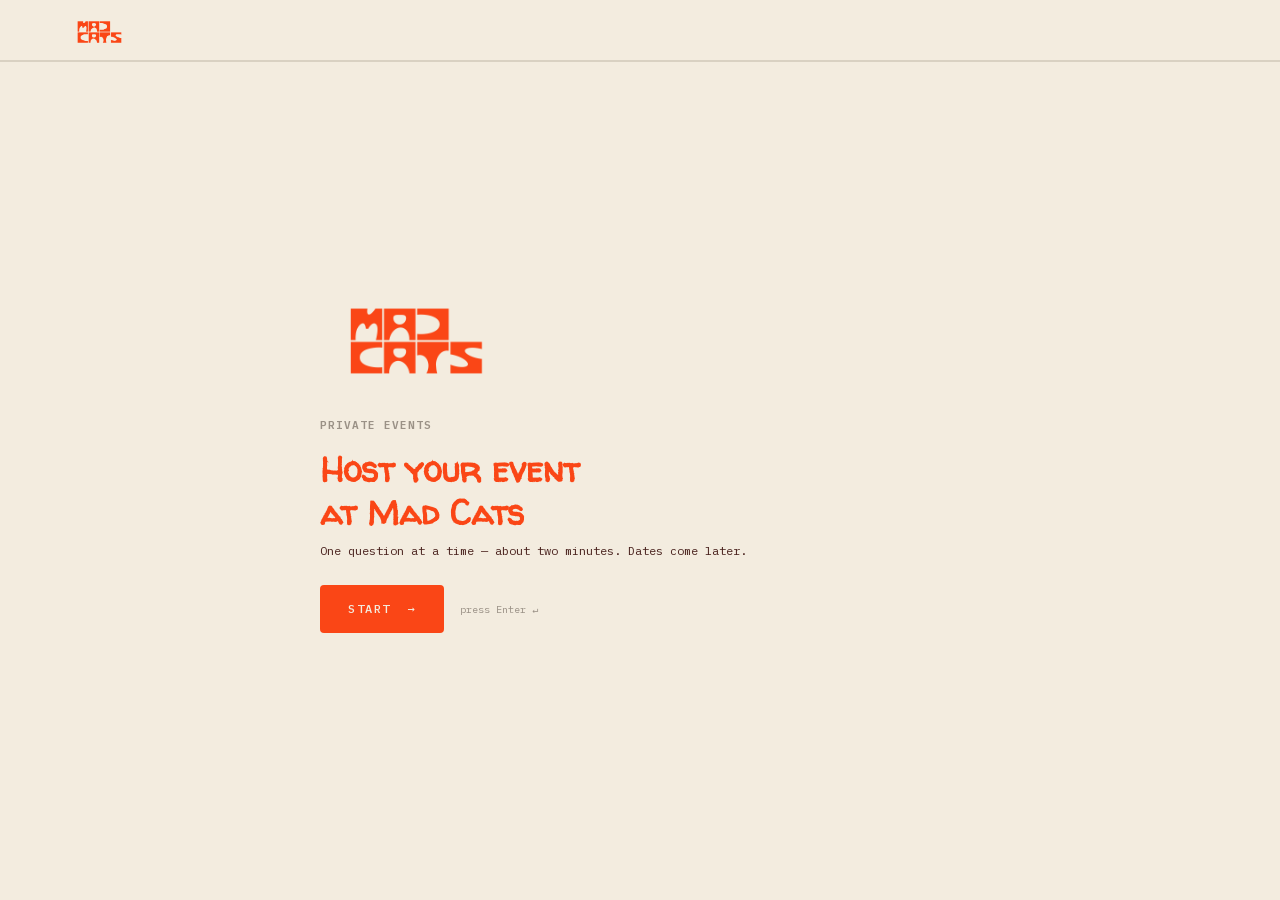
<file: private-events/typeform/index.html>
<!DOCTYPE html>
<html lang="en">
<head>
<meta charset="UTF-8">
<meta name="viewport" content="width=device-width, initial-scale=1.0, viewport-fit=cover">
<title>Private Events — Mad Cats London</title>
<link rel="stylesheet" href="../../fonts/fonts.css">
<link rel="stylesheet" href="../../styles.css">
<style>
/* ============================================================
   Private Events Enquiry — Typeform-style stepped flow
   One question per screen, Mad Cats DS throughout.
   Hard rules honoured: no fills behind text/containers (only
   surfaces, buttons, image areas; the per-head banner is an
   accent SURFACE), 7 tokens only, 4px grid, radius 0/4/8,
   tap targets >= 44px, real inputs behind custom controls.
   ============================================================ */

html,body{height:100%;}
body{overflow:hidden;} /* the stage manages its own scroll */

/* ---- App frame: header / stage / (banner) as one column ---- */
.tf{height:100vh;height:100dvh;display:flex;flex-direction:column;}
.tf-form{display:contents;} /* the <form> wraps stage+banner without breaking the column */

/* ---- Top chrome: wordmark · counter · hairline progress ---- */
.tf-top{flex:none;}
.tf-top__bar{display:flex;align-items:center;justify-content:space-between;gap:var(--sp-4);
  max-width:1200px;margin-inline:auto;width:100%;padding:var(--sp-3) var(--mc-gutter) var(--sp-2);}
.tf-top__logo{height:40px;width:auto;}
.tf-count{font-family:var(--mc-font-mono);font-size:11px;letter-spacing:1px;color:var(--mc-taupe);}
.tf-count .tf-count__now{color:var(--mc-orange);}
.tf-progress{height:2px;background:var(--mc-hairline);}
.tf-progress__fill{height:100%;width:0%;background:var(--mc-orange);transition:width .35s ease;}

/* ---- Stage: steps stack absolutely; active one is shown ---- */
.tf-stage{flex:1;position:relative;min-height:0;}
.tf-step{position:absolute;inset:0;display:none;overflow-y:auto;-webkit-overflow-scrolling:touch;
  padding:var(--sp-6) var(--mc-gutter);}
.tf-step.is-active{display:flex;}
.tf-step__inner{margin:auto;width:100%;max-width:560px;
  padding-bottom:var(--sp-12);} /* keeps last controls clear of the nav chevrons */

/* step transitions — translateY + fade, Typeform cadence */
@keyframes tf-in-up{from{opacity:0;transform:translateY(48px);}to{opacity:1;transform:none;}}
@keyframes tf-out-up{from{opacity:1;transform:none;}to{opacity:0;transform:translateY(-48px);}}
@keyframes tf-in-down{from{opacity:0;transform:translateY(-48px);}to{opacity:1;transform:none;}}
@keyframes tf-out-down{from{opacity:1;transform:none;}to{opacity:0;transform:translateY(48px);}}
.tf-step.in-up{animation:tf-in-up .3s ease both;}
.tf-step.out-up{animation:tf-out-up .3s ease both;}
.tf-step.in-down{animation:tf-in-down .3s ease both;}
.tf-step.out-down{animation:tf-out-down .3s ease both;}
@media (prefers-reduced-motion:reduce){
  .tf-step{animation:none !important;}
  .tf-progress__fill{transition:none;}
}

/* ---- Question anatomy ---- */
.q{display:grid;gap:var(--sp-4);}
.q__overline{font-family:var(--mc-font-mono);font-weight:600;font-size:11px;letter-spacing:1px;color:var(--mc-taupe);text-transform:uppercase;}
.q__title{font-family:var(--mc-font-heading);font-weight:500;font-size:30px;line-height:1.15;color:var(--mc-oxblood);outline:none;}
.q__hint{font-family:var(--mc-font-mono);font-size:12px;line-height:1.55;color:var(--mc-oxblood);margin-top:calc(-1 * var(--sp-2));}
.q__micro{font-family:var(--mc-font-mono);font-size:10px;line-height:1.4;color:var(--mc-taupe);}
.q__msg{font-family:var(--mc-font-mono);font-size:12px;line-height:1.5;color:var(--mc-orange);margin:0;}
.q__msg[hidden]{display:none;}

/* actions row: OK / CONTINUE + enter hint */
.q__actions{display:flex;align-items:center;gap:var(--sp-4);margin-top:var(--sp-2);}
.btn-ok{min-height:48px;padding:14px 28px;border-radius:var(--mc-radius);
  font-family:var(--mc-font-mono);font-weight:500;font-size:12px;letter-spacing:1.5px;}
.key-hint{display:none;font-family:var(--mc-font-mono);font-size:10px;color:var(--mc-taupe);}
.q__actions[hidden],.field[hidden]{display:none;} /* re-assert [hidden] over display:flex/grid */
.btn-skip{font-family:var(--mc-font-mono);font-weight:500;font-size:12px;letter-spacing:1.5px;
  color:var(--mc-oxblood);text-decoration:underline;text-underline-offset:3px;
  min-height:44px;padding:0 var(--sp-2);transition:color .15s ease;}
.btn-skip:hover{color:var(--mc-orange);}

/* ---- Visually-hidden native inputs (keyboard + SR accessible) ---- */
.sr-input{position:absolute;width:1px;height:1px;margin:-1px;padding:0;overflow:hidden;clip:rect(0 0 0 0);white-space:nowrap;border:0;}

/* ---- Single-choice option rows: transparent, border-only; >=52px ---- */
.opt-list{display:grid;gap:var(--sp-2);}
.opt{position:relative;display:flex;align-items:center;gap:var(--sp-3);min-height:52px;
  padding:12px 16px;border:1px solid rgba(72,32,28,.32);border-radius:var(--mc-radius);
  cursor:pointer;transition:border-color .15s ease;}
.opt:hover{border-color:var(--mc-oxblood);}
.opt__key{display:none;flex:0 0 auto;width:22px;height:22px;align-items:center;justify-content:center;
  border:1px solid var(--mc-hairline);border-radius:var(--mc-radius);
  font-family:var(--mc-font-mono);font-weight:600;font-size:11px;line-height:1;color:var(--mc-taupe);
  transition:color .15s ease,border-color .15s ease;}
.opt__text{flex:1;display:grid;gap:2px;min-width:0;}
.opt__label{font-family:var(--mc-font-mono);font-size:14px;line-height:1.4;color:var(--mc-oxblood);transition:color .15s ease;}
.opt__sub{font-family:var(--mc-font-mono);font-size:11px;line-height:1.4;color:var(--mc-taupe);}
.opt__tick{flex:0 0 auto;font-family:var(--mc-font-mono);font-size:14px;color:var(--mc-orange);opacity:0;transition:opacity .15s ease;}
.opt:has(.sr-input:checked){border-color:var(--mc-orange);border-width:1.5px;padding:11.5px 15.5px;}
.opt:has(.sr-input:checked) .opt__label{color:var(--mc-orange);font-weight:500;}
.opt:has(.sr-input:checked) .opt__key{color:var(--mc-orange);border-color:var(--mc-orange);}
.opt:has(.sr-input:checked) .opt__tick{opacity:1;}
.opt:has(.sr-input:focus-visible){border-color:var(--mc-orange);border-width:1.5px;padding:11.5px 15.5px;}

/* ---- Package radio-cards (DS card idiom; selected = orange border, no fill) ---- */
.pkg-grid{display:grid;grid-template-columns:1fr;gap:var(--sp-3);}
.pkg-card{position:relative;display:flex;flex-direction:column;gap:var(--sp-2);
  border:1px solid var(--mc-hairline);border-radius:var(--mc-radius-card);padding:var(--sp-4);
  cursor:pointer;transition:border-color .15s ease;}
.pkg-card:hover{border-color:rgba(72,32,28,.32);}
.pkg-card__head{display:flex;align-items:baseline;justify-content:space-between;gap:var(--sp-2);}
.pkg-card__name{font-family:var(--mc-font-heading);font-weight:500;font-size:20px;line-height:1.2;color:var(--mc-oxblood);transition:color .15s ease;}
.pkg-card__price{font-family:var(--mc-font-mono);font-weight:500;font-size:13px;color:var(--mc-oxblood);white-space:nowrap;}
.pkg-card__price small{font-weight:400;font-size:10px;color:var(--mc-taupe);}
.pkg-card__desc{font-family:var(--mc-font-mono);font-size:12px;line-height:1.5;color:var(--mc-oxblood);}
.pkg-card:has(.sr-input:checked){border-color:var(--mc-orange);border-width:1.5px;padding:calc(var(--sp-4) - .5px);}
.pkg-card:has(.sr-input:checked) .pkg-card__name,
.pkg-card:has(.sr-input:checked) .pkg-card__price{color:var(--mc-orange);}
.pkg-card:has(.sr-input:focus-visible){border-color:var(--mc-orange);border-width:1.5px;padding:calc(var(--sp-4) - .5px);}

/* ---- Info / sell-copy note: orange accent, transparent, border-only ---- */
.note{border:1px solid var(--mc-orange);border-radius:var(--mc-radius);padding:var(--sp-3) 14px;display:grid;gap:var(--sp-1);}
.note__label{font-family:var(--mc-font-mono);font-weight:600;font-size:11px;letter-spacing:1px;color:var(--mc-orange);text-transform:uppercase;}
.note__body{font-family:var(--mc-font-mono);font-size:12px;line-height:1.55;color:var(--mc-oxblood);margin:0;}
.note__micro{font-family:var(--mc-font-mono);font-size:10px;line-height:1.4;color:var(--mc-taupe);margin:0;}

/* ---- Smooth conditional reveal (grid-rows; no magic max-heights) ---- */
.reveal{display:grid;grid-template-rows:0fr;opacity:0;visibility:hidden;
  transition:grid-template-rows .3s ease,opacity .2s ease,visibility 0s linear .3s;}
.reveal.is-open{grid-template-rows:1fr;opacity:1;visibility:visible;
  transition:grid-template-rows .3s ease,opacity .25s ease .05s,visibility 0s;}
.reveal__inner{min-height:0;overflow:hidden;}
.reveal__inner > *{margin-top:var(--sp-4);}
@media (prefers-reduced-motion:reduce){.reveal,.reveal.is-open{transition:none;}}

/* ---- Add-on checkbox rows (conventions.md §Forms checkbox) ---- */
.addon + .addon{border-top:1px solid var(--mc-separator);}
.field__check{display:flex;align-items:flex-start;gap:var(--sp-3);padding-block:var(--sp-3);min-height:44px;cursor:pointer;}
.field__check-box{position:relative;flex:0 0 18px;width:18px;height:18px;margin-top:1px;
  border:1px solid rgba(72,32,28,.32);border-radius:var(--mc-radius);background:transparent;
  transition:border-color .15s ease,background .15s ease;}
.field__check-box::after{content:"";position:absolute;left:5.5px;top:2.5px;width:4px;height:8px;
  border:solid var(--mc-cream);border-width:0 1.5px 1.5px 0;transform:rotate(45deg);opacity:0;}
.field__check:has(.sr-input:checked) .field__check-box{background:var(--mc-orange);border-color:var(--mc-orange);}
.field__check:has(.sr-input:checked) .field__check-box::after{opacity:1;}
.field__check:has(.sr-input:focus-visible) .field__check-box{border-color:var(--mc-orange);border-width:1.5px;}
.field__check:hover .field__check-box{border-color:var(--mc-oxblood);}
.field__check-text{display:grid;gap:2px;}
.field__check-title{font-family:var(--mc-font-mono);font-size:14px;line-height:1.4;color:var(--mc-oxblood);}
.field__check-desc{font-family:var(--mc-font-mono);font-size:12px;line-height:1.5;color:var(--mc-oxblood);}
.field__check-price{font-family:var(--mc-font-mono);font-weight:500;font-size:12px;line-height:1.5;color:var(--mc-oxblood);white-space:pre-line;}
.field__check-price.is-fallback{font-weight:400;color:var(--mc-taupe);}
.field__check:has(.sr-input:checked) .field__check-price{color:var(--mc-orange);}
.field__check-note{font-family:var(--mc-font-mono);font-size:10px;line-height:1.4;color:var(--mc-taupe);}

/* ---- Inline validation on native fields ---- */
.field__msg{font-family:var(--mc-font-mono);font-size:12px;line-height:1.5;color:var(--mc-orange);margin:0;}
.field__msg[hidden]{display:none;}
.field.is-invalid .field__input,
.field.is-invalid .field__textarea{border-color:var(--mc-orange);border-width:1.5px;}

/* ---- Welcome / thank-you ---- */
.tf-welcome{display:grid;gap:var(--sp-4);justify-items:start;}
.tf-welcome__logo{height:96px;width:auto;margin-left:-10px;}
.tf-welcome__title{font-family:var(--mc-font-display);font-size:28px;line-height:1.25;color:var(--mc-orange);}
.tf-thanks{display:grid;gap:var(--sp-3);}
.tf-thanks__next{font-family:var(--mc-font-mono);font-size:12px;line-height:1.6;color:var(--mc-oxblood);}
.tf-thanks__next .arrow{color:var(--mc-orange);}

/* ---- Review ---- */
.review{border-top:1px solid var(--mc-separator);}
.review__row{display:flex;align-items:baseline;gap:var(--sp-4);padding-block:var(--sp-3);border-bottom:1px solid var(--mc-separator);}
.review__k{flex:0 0 96px;font-family:var(--mc-font-mono);font-weight:600;font-size:10px;letter-spacing:1px;color:var(--mc-taupe);text-transform:uppercase;}
.review__v{flex:1;font-family:var(--mc-font-mono);font-size:13px;line-height:1.5;color:var(--mc-oxblood);overflow-wrap:anywhere;}
.review__edit{flex:0 0 auto;font-family:var(--mc-font-mono);font-size:11px;color:var(--mc-orange);
  text-decoration:underline;text-underline-offset:2px;padding:var(--sp-2);margin:calc(-1 * var(--sp-2));}

/* ---- Step navigation chevrons (bottom-right, above the banner) ---- */
.tf-nav{position:absolute;right:var(--sp-4);bottom:var(--sp-4);display:flex;gap:var(--sp-2);z-index:5;}
.tf-nav__btn{width:44px;height:44px;display:inline-flex;align-items:center;justify-content:center;
  background:var(--mc-cream);border:1px solid rgba(72,32,28,.32);border-radius:var(--mc-radius);
  font-family:var(--mc-font-mono);font-size:16px;line-height:1;color:var(--mc-orange);
  transition:border-color .15s ease,color .15s ease;}
.tf-nav__btn:hover:not(:disabled){border-color:var(--mc-orange);}
.tf-nav__btn:disabled{color:var(--mc-taupe);cursor:default;border-color:var(--mc-hairline);}
.tf-nav[hidden]{display:none;}

/* ---- Sticky per-head banner: ACCENT SURFACE (orange bg / cream fg) ---- */
.tf-banner{flex:none;background:var(--mc-orange);color:var(--mc-cream);
  padding:10px var(--mc-gutter) calc(10px + env(safe-area-inset-bottom));min-height:56px;
  display:flex;align-items:center;}
.tf-banner[hidden]{display:none;}
.tf-banner__inner{display:flex;align-items:baseline;justify-content:space-between;gap:var(--sp-4);
  width:100%;max-width:1200px;margin-inline:auto;flex-wrap:wrap;}
.tf-banner__main{font-family:var(--mc-font-mono);font-weight:500;font-size:15px;line-height:1.3;}
.tf-banner__sub{font-family:var(--mc-font-mono);font-size:11px;line-height:1.3;opacity:.85;}
@keyframes tf-banner-in{from{transform:translateY(100%);}to{transform:none;}}
.tf-banner.is-entering{animation:tf-banner-in .3s ease both;}
@media (prefers-reduced-motion:reduce){.tf-banner.is-entering{animation:none;}}

/* ---- Desktop step-up (>=641 shows keyboard niceties; >=1025 scales type) ---- */
@media (min-width:641px){
  .opt__key{display:inline-flex;}
  .key-hint{display:inline;}
}
@media (min-width:1025px){
  .q__title{font-size:38px;}
  .tf-step__inner{max-width:640px;}
  .tf-welcome__logo{height:120px;}
  .tf-welcome__title{font-size:34px;}
  .pkg-grid{grid-template-columns:repeat(3,1fr);}
  .pkg-card__name{font-size:18px;}
  .pkg-card__head{flex-direction:column;gap:var(--sp-1);}
  .tf-banner__inner{max-width:640px;} /* align the banner to the question column */
}
</style>
</head>
<body>
<div class="tf">

  <!-- ===== Top chrome ===== -->
  <header class="tf-top">
    <div class="tf-top__bar">
      <img class="tf-top__logo" id="logo-top" alt="Mad Cats London" src="[data-uri]">
      <span class="tf-count" id="tf-count" hidden><span class="tf-count__now">1</span>&nbsp;/&nbsp;<span id="tf-count-total">12</span></span>
    </div>
    <div class="tf-progress" role="progressbar" aria-label="Enquiry progress" aria-valuemin="0" aria-valuemax="100" aria-valuenow="0" id="tf-progress">
      <div class="tf-progress__fill" id="tf-progress-fill"></div>
    </div>
  </header>

  <form class="tf-form" id="tf-form" novalidate>
  <main class="tf-stage" id="tf-stage">

    <!-- ===== welcome ===== -->
    <section class="tf-step is-active" data-step="welcome" aria-labelledby="h-welcome">
      <div class="tf-step__inner">
        <div class="tf-welcome">
          <img class="tf-welcome__logo" id="logo-welcome" alt="" src="[data-uri]">
          <p class="q__overline">Private events</p>
          <h1 class="tf-welcome__title" id="h-welcome" tabindex="-1">Host your event<br>at Mad Cats</h1>
          <p class="q__hint">One question at a time — about two minutes. Dates come later.</p>
          <div class="q__actions">
            <button class="btn btn--primary btn-ok" type="button" data-action="start">START&nbsp;&nbsp;→</button>
            <span class="key-hint">press Enter ↵</span>
          </div>
        </div>
      </div>
    </section>

    <!-- ===== 01 · space (single choice, auto-advance) ===== -->
    <section class="tf-step" data-step="space" data-auto data-radios="space" aria-labelledby="h-space">
      <div class="tf-step__inner">
        <div class="q" role="radiogroup" aria-labelledby="h-space">
          <p class="q__overline" data-num>01 — The space</p>
          <h2 class="q__title" id="h-space" tabindex="-1">Which space are you looking to book?</h2>
          <div class="opt-list">
            <label class="opt"><input class="sr-input" type="radio" name="space" value="full">
              <span class="opt__key" aria-hidden="true">A</span>
              <span class="opt__text"><span class="opt__label">Full Venue</span><span class="opt__sub">the whole house — up to 75 guests</span></span>
              <span class="opt__tick" aria-hidden="true">✓</span></label>
            <label class="opt"><input class="sr-input" type="radio" name="space" value="seated">
              <span class="opt__key" aria-hidden="true">B</span>
              <span class="opt__text"><span class="opt__label">Semi-Private: Seated</span><span class="opt__sub">the front room — up to 30</span></span>
              <span class="opt__tick" aria-hidden="true">✓</span></label>
            <label class="opt"><input class="sr-input" type="radio" name="space" value="bar">
              <span class="opt__key" aria-hidden="true">C</span>
              <span class="opt__text"><span class="opt__label">Semi-Private: Bar Area</span><span class="opt__sub">standing / seated</span></span>
              <span class="opt__tick" aria-hidden="true">✓</span></label>
          </div>
          <p class="q__msg" data-msg hidden aria-live="polite"></p>
        </div>
      </div>
    </section>

    <!-- ===== 02 · guests (input, OK; blank = decide later) ===== -->
    <section class="tf-step" data-step="guests" aria-labelledby="h-guests">
      <div class="tf-step__inner">
        <div class="q">
          <p class="q__overline" data-num>02 — Guest count</p>
          <h2 class="q__title" id="h-guests" tabindex="-1">How many are coming?</h2>
          <p class="q__hint">A rough number is fine — you can change it later.</p>
          <div class="field">
            <input class="field__input" id="guests" name="guests" type="number" min="1" inputmode="numeric" placeholder="e.g. 40" aria-labelledby="h-guests">
          </div>
          <p class="q__micro">Not sure yet? Leave it blank — we'll price against the room's capacity for now.</p>
          <p class="q__msg" data-msg hidden aria-live="polite"></p>
          <div class="q__actions">
            <button class="btn btn--primary btn-ok" type="button" data-action="next">OK&nbsp;&nbsp;→</button>
            <span class="key-hint">press Enter ↵</span>
          </div>
        </div>
      </div>
    </section>

    <!-- ===== 03 · event type (single choice, auto-advance) ===== -->
    <section class="tf-step" data-step="event-type" data-auto data-radios="event-type" aria-labelledby="h-event-type">
      <div class="tf-step__inner">
        <div class="q" role="radiogroup" aria-labelledby="h-event-type">
          <p class="q__overline" data-num>03 — About your event</p>
          <h2 class="q__title" id="h-event-type" tabindex="-1">What type of event are you planning?</h2>
          <div class="opt-list">
            <label class="opt"><input class="sr-input" type="radio" name="event-type" value="corporate">
              <span class="opt__key" aria-hidden="true">A</span>
              <span class="opt__text"><span class="opt__label">Corporate / Business</span></span>
              <span class="opt__tick" aria-hidden="true">✓</span></label>
            <label class="opt"><input class="sr-input" type="radio" name="event-type" value="celebration">
              <span class="opt__key" aria-hidden="true">B</span>
              <span class="opt__text"><span class="opt__label">Non-Corporate / Celebration</span></span>
              <span class="opt__tick" aria-hidden="true">✓</span></label>
          </div>
          <p class="q__msg" data-msg hidden aria-live="polite"></p>
        </div>
      </div>
    </section>

    <!-- ===== corporate branch · industry ===== -->
    <section class="tf-step" data-step="industry" data-auto data-radios="industry" aria-labelledby="h-industry">
      <div class="tf-step__inner">
        <div class="q" role="radiogroup" aria-labelledby="h-industry">
          <p class="q__overline" data-num>04 — Your industry</p>
          <h2 class="q__title" id="h-industry" tabindex="-1">What industry are you in?</h2>
          <div class="opt-list" data-opts="industry"></div>
          <p class="q__msg" data-msg hidden aria-live="polite"></p>
        </div>
      </div>
    </section>

    <!-- ===== corporate branch · what are you planning ===== -->
    <section class="tf-step" data-step="planning" data-auto data-radios="planning" aria-labelledby="h-planning">
      <div class="tf-step__inner">
        <div class="q" role="radiogroup" aria-labelledby="h-planning">
          <p class="q__overline" data-num>05 — The plan</p>
          <h2 class="q__title" id="h-planning" tabindex="-1">What are you planning?</h2>
          <div class="opt-list" data-opts="planning"></div>
          <p class="q__msg" data-msg hidden aria-live="polite"></p>
        </div>
      </div>
    </section>

    <!-- ===== celebration branch · occasion ===== -->
    <section class="tf-step" data-step="occasion" data-auto data-radios="occasion" aria-labelledby="h-occasion">
      <div class="tf-step__inner">
        <div class="q" role="radiogroup" aria-labelledby="h-occasion">
          <p class="q__overline" data-num>04 — The occasion</p>
          <h2 class="q__title" id="h-occasion" tabindex="-1">What's the occasion?</h2>
          <div class="opt-list" data-opts="occasion"></div>
          <p class="q__msg" data-msg hidden aria-live="polite"></p>
        </div>
      </div>
    </section>

    <!-- ===== consuming ===== -->
    <section class="tf-step" data-step="consuming" data-auto data-radios="consumption" aria-labelledby="h-consuming">
      <div class="tf-step__inner">
        <div class="q" role="radiogroup" aria-labelledby="h-consuming">
          <p class="q__overline" data-num>06 — Food &amp; drink</p>
          <h2 class="q__title" id="h-consuming" tabindex="-1">Food and drinks, or just drinks?</h2>
          <div class="opt-list">
            <label class="opt"><input class="sr-input" type="radio" name="consumption" value="food">
              <span class="opt__key" aria-hidden="true">A</span>
              <span class="opt__text"><span class="opt__label">Food &amp; Drinks</span><span class="opt__sub">the kitchen and the bar</span></span>
              <span class="opt__tick" aria-hidden="true">✓</span></label>
            <label class="opt"><input class="sr-input" type="radio" name="consumption" value="drinks">
              <span class="opt__key" aria-hidden="true">B</span>
              <span class="opt__text"><span class="opt__label">Just Drinks</span><span class="opt__sub">the bar takes it from here</span></span>
              <span class="opt__tick" aria-hidden="true">✓</span></label>
          </div>
          <p class="q__msg" data-msg hidden aria-live="polite"></p>
        </div>
      </div>
    </section>

    <!-- ===== package (cards; select reveals sell copy; CONTINUE — no auto-advance) ===== -->
    <section class="tf-step" data-step="package" aria-labelledby="h-package">
      <div class="tf-step__inner">
        <div class="q">
          <p class="q__overline" data-num>07 — The package</p>
          <h2 class="q__title" id="h-package" tabindex="-1">Pick your package.</h2>
          <p class="q__hint">Prices per head. Pick one and we'll tell you what it gets you.</p>
          <div class="pkg-grid" role="radiogroup" aria-labelledby="h-package">
            <label class="pkg-card"><input class="sr-input" type="radio" name="package" value="standard">
              <span class="pkg-card__head"><span class="pkg-card__name">Standard</span><span class="pkg-card__price" data-pkg-price="standard"></span></span>
              <span class="pkg-card__desc" data-pkg-desc="standard"></span></label>
            <label class="pkg-card"><input class="sr-input" type="radio" name="package" value="signature">
              <span class="pkg-card__head"><span class="pkg-card__name">Signature</span><span class="pkg-card__price" data-pkg-price="signature"></span></span>
              <span class="pkg-card__desc" data-pkg-desc="signature"></span></label>
            <label class="pkg-card"><input class="sr-input" type="radio" name="package" value="bespoke">
              <span class="pkg-card__head"><span class="pkg-card__name">Bespoke</span><span class="pkg-card__price"><small>priced after a conversation</small></span></span>
              <span class="pkg-card__desc">Tailor-made — built around your brief.</span></label>
          </div>
          <div class="reveal" id="reveal-sell">
            <div class="reveal__inner">
              <div class="note" role="note">
                <span class="note__label" id="sell-label"></span>
                <p class="note__body" id="sell-body"></p>
              </div>
            </div>
          </div>
          <p class="q__msg" data-msg hidden aria-live="polite"></p>
          <div class="q__actions">
            <button class="btn btn--primary btn-ok" type="button" data-action="next">CONTINUE&nbsp;&nbsp;→</button>
            <span class="key-hint">press Enter ↵</span>
          </div>
        </div>
      </div>
    </section>

    <!-- ===== special requests (textarea, skippable) ===== -->
    <section class="tf-step" data-step="requests" aria-labelledby="h-requests">
      <div class="tf-step__inner">
        <div class="q">
          <p class="q__overline" data-num>08 — Special requests</p>
          <h2 class="q__title" id="h-requests" tabindex="-1">Anything we should know?</h2>
          <div class="field">
            <textarea class="field__textarea" id="requests" name="requests" rows="4" placeholder="e.g. add the crispy prawn toast from the regular menu…" aria-labelledby="h-requests"></textarea>
          </div>
          <div class="q__actions">
            <button class="btn btn--primary btn-ok" type="button" data-action="next">OK&nbsp;&nbsp;→</button>
            <button class="btn-skip" type="button" data-action="skip">SKIP&nbsp;→</button>
          </div>
        </div>
      </div>
    </section>

    <!-- ===== add-ons (multi-select, CONTINUE) ===== -->
    <section class="tf-step" data-step="addons" aria-labelledby="h-addons">
      <div class="tf-step__inner">
        <div class="q">
          <p class="q__overline" data-num>09 — Add-ons</p>
          <h2 class="q__title" id="h-addons" tabindex="-1">Anything worth adding?</h2>
          <p class="q__hint">We plan the whole evening, not just the room. Tick anything worth talking about.</p>
          <p class="q__micro" id="addons-basis" hidden></p>
          <div role="group" aria-labelledby="h-addons">
            <div class="addon">
              <label class="field__check"><input class="sr-input" type="checkbox" name="addon" value="welcome-drinks">
                <span class="field__check-box" aria-hidden="true"></span>
                <span class="field__check-text">
                  <span class="field__check-title">Welcome mini-drinks</span>
                  <span class="field__check-desc">A tray to open the night — e.g. 30 mini martinis.</span>
                  <span class="field__check-price" data-price="welcome-drinks"></span>
                  <span class="field__check-note">minimum 48 hours notice (TBC)</span>
                </span></label>
            </div>
            <div class="addon">
              <label class="field__check"><input class="sr-input" type="checkbox" name="addon" value="dj" id="addon-dj">
                <span class="field__check-box" aria-hidden="true"></span>
                <span class="field__check-text">
                  <span class="field__check-title">DJ services</span>
                  <span class="field__check-desc">Our resident selectors, or bring your own.</span>
                  <span class="field__check-price" data-price="dj"></span>
                  <span class="field__check-note">we'll ask which, next</span>
                </span></label>
            </div>
            <div class="addon">
              <label class="field__check"><input class="sr-input" type="checkbox" name="addon" value="cake">
                <span class="field__check-box" aria-hidden="true"></span>
                <span class="field__check-text">
                  <span class="field__check-title">Birthday / celebratory cake</span>
                  <span class="field__check-price" data-price="cake"></span>
                  <span class="field__check-note">cakage · minimum 48 hours notice</span>
                </span></label>
            </div>
            <div class="addon">
              <label class="field__check"><input class="sr-input" type="checkbox" name="addon" value="print">
                <span class="field__check-box" aria-hidden="true"></span>
                <span class="field__check-text">
                  <span class="field__check-title">Printed paraphernalia</span>
                  <span class="field__check-desc">Printed menus, branded matchboxes.</span>
                  <span class="field__check-price" data-price="print"></span>
                  <span class="field__check-note">minimum 1 week for custom items</span>
                </span></label>
            </div>
          </div>
          <div class="q__actions">
            <button class="btn btn--primary btn-ok" type="button" data-action="next">CONTINUE&nbsp;&nbsp;→</button>
            <span class="key-hint">press Enter ↵</span>
          </div>
        </div>
      </div>
    </section>

    <!-- ===== DJ type (conditional; resident auto-advances, external shows deposit + CONTINUE) ===== -->
    <section class="tf-step" data-step="dj-type" data-radios="dj-type" aria-labelledby="h-dj">
      <div class="tf-step__inner">
        <div class="q" role="radiogroup" aria-labelledby="h-dj">
          <p class="q__overline" data-num>10 — The DJ</p>
          <h2 class="q__title" id="h-dj" tabindex="-1">Who's playing?</h2>
          <div class="opt-list">
            <label class="opt"><input class="sr-input" type="radio" name="dj-type" value="resident">
              <span class="opt__key" aria-hidden="true">A</span>
              <span class="opt__text"><span class="opt__label">Resident DJ</span><span class="opt__sub" data-dj-sub="resident">our selectors, our records</span></span>
              <span class="opt__tick" aria-hidden="true">✓</span></label>
            <label class="opt"><input class="sr-input" type="radio" name="dj-type" value="external">
              <span class="opt__key" aria-hidden="true">B</span>
              <span class="opt__text"><span class="opt__label">External DJ</span><span class="opt__sub" data-dj-sub="external">bring your own</span></span>
              <span class="opt__tick" aria-hidden="true">✓</span></label>
          </div>
          <div class="reveal" id="reveal-dj-external">
            <div class="reveal__inner">
              <div class="note" role="note">
                <span class="note__label">External DJs</span>
                <p class="note__body" id="dj-deposit-body">External DJs require a refundable sound deposit — not included in the totals here.</p>
                <p class="note__micro">minimum 1 week notice (TBC)</p>
              </div>
            </div>
          </div>
          <p class="q__msg" data-msg hidden aria-live="polite"></p>
          <div class="q__actions" id="dj-actions" hidden>
            <button class="btn btn--primary btn-ok" type="button" data-action="next">CONTINUE&nbsp;&nbsp;→</button>
            <span class="key-hint">press Enter ↵</span>
          </div>
        </div>
      </div>
    </section>

    <!-- ===== contact (grouped step) ===== -->
    <section class="tf-step" data-step="contact" aria-labelledby="h-contact">
      <div class="tf-step__inner">
        <div class="q">
          <p class="q__overline" data-num>11 — Your details</p>
          <h2 class="q__title" id="h-contact" tabindex="-1">Where do we reach you?</h2>
          <div class="field" id="f-name">
            <label class="field__label" for="name">NAME</label>
            <input class="field__input" id="name" name="name" type="text" autocomplete="name" placeholder="Your name">
            <p class="field__msg" id="name-msg" hidden aria-live="polite"></p>
          </div>
          <div class="field" id="f-email">
            <label class="field__label" for="email">EMAIL</label>
            <input class="field__input" id="email" name="email" type="email" autocomplete="email" placeholder="you@email.com">
            <p class="field__msg" id="email-msg" hidden aria-live="polite"></p>
          </div>
          <div class="field">
            <label class="field__label" for="phone">PHONE <span style="color:var(--mc-taupe);font-weight:400;">· optional</span></label>
            <input class="field__input" id="phone" name="phone" type="tel" autocomplete="tel" placeholder="+44 …">
          </div>
          <div class="field" id="f-company" hidden>
            <label class="field__label" for="company">COMPANY</label>
            <input class="field__input" id="company" name="company" type="text" autocomplete="organization" placeholder="Company name">
          </div>
          <div class="q__actions">
            <button class="btn btn--primary btn-ok" type="button" data-action="next">CONTINUE&nbsp;&nbsp;→</button>
            <span class="key-hint">press Enter ↵</span>
          </div>
        </div>
      </div>
    </section>

    <!-- ===== review + send ===== -->
    <section class="tf-step" data-step="review" aria-labelledby="h-review">
      <div class="tf-step__inner">
        <div class="q">
          <p class="q__overline" data-num>12 — The review</p>
          <h2 class="q__title" id="h-review" tabindex="-1">Read it back.</h2>
          <div class="review" id="review-list"></div>
          <p class="q__msg" data-msg hidden aria-live="polite"></p>
          <div class="q__actions">
            <button class="btn btn--primary btn-ok" type="submit">SEND ENQUIRY</button>
          </div>
          <p class="q__micro">Date &amp; availability check comes next — our events team will confirm.</p>
        </div>
      </div>
    </section>

    <!-- ===== thank you ===== -->
    <section class="tf-step" data-step="thanks" aria-labelledby="h-thanks">
      <div class="tf-step__inner">
        <div class="tf-thanks">
          <p class="q__overline">Private events — enquiry received</p>
          <h2 class="tf-welcome__title" id="h-thanks" tabindex="-1">Thank you</h2>
          <p class="t-body">Your event brief is with our events team.</p>
          <p class="tf-thanks__next"><span class="arrow">→</span> Next up: dates. We'll come back to check availability and confirm the details of your evening.</p>
          <p class="q__micro">Something to add in the meantime? <a class="link" href="mailto:daniella@madcats.uk">daniella@madcats.uk</a></p>
        </div>
      </div>
    </section>

    <!-- step chevrons -->
    <nav class="tf-nav" id="tf-nav" hidden aria-label="Question navigation">
      <button class="tf-nav__btn" type="button" id="nav-prev" aria-label="Previous question">↑</button>
      <button class="tf-nav__btn" type="button" id="nav-next" aria-label="Next question">↓</button>
    </nav>

  </main>

  <!-- ===== Sticky per-head total banner (accent surface) ===== -->
  <aside class="tf-banner" id="tf-banner" hidden aria-live="polite">
    <div class="tf-banner__inner">
      <span class="tf-banner__main" id="banner-main"></span>
      <span class="tf-banner__sub" id="banner-sub"></span>
    </div>
  </aside>
  </form>

</div>

<script>
/* ============================================================
   Private Events Enquiry — Typeform-style behaviour (vanilla)
   Sections: pricing · copy · path model · rendering · pricing
   display · navigation/transitions · per-step validation ·
   keyboard/swipe · banner · review · submit · QA hooks
   ============================================================ */
(function(){
  "use strict";
  var $  = function(s,c){ return (c||document).querySelector(s); };
  var $$ = function(s,c){ return Array.prototype.slice.call((c||document).querySelectorAll(s)); };
  var reducedMotion = window.matchMedia("(prefers-reduced-motion: reduce)").matches;
  var finePointer   = window.matchMedia("(pointer: fine)").matches;

  /* ============ PRICING — single source of truth (client edits here) ============ */
  var PRICING = {
    packages: { /* per head, by consumption mode */
      standard:  { food: 55, drinks: 35 },
      signature: { food: 75, drinks: 50 },
      bespoke:   { food: null, drinks: null } /* priced after a conversation */
    },
    addons: {
      "welcome-drinks": { model: "perhead", value: 6.50 },
      "dj-resident":    { model: "flat",    value: 350 },
      "dj-external":    { model: "flat",    value: 150, deposit: 250 }, /* deposit shown in notice, EXCLUDED from totals */
      "cake":           { model: "perhead", value: 3.50 },
      "print":          { model: "flat",    value: 180 }
    },
    caps: { full: 75, seated: 30, bar: 40 } /* bar cap 40 is a PLACEHOLDER — TBC with venue */
  };

  /* ---- Sell copy (spec §D — understated, no superlatives) ---- */
  var SELL_COPY = {
    standard: {
      food:   "The classics, because they work. A tight run of the dishes we're known for and the pours that never leave the list, served while the records turn. Nothing to decide on the night — it runs itself.",
      drinks: "The pours that never leave the list, made properly and kept coming. Nothing to decide on the night."
    },
    signature: {
      food:   "The kitchen and the bar showing off, politely. Signature cocktails built for the room, canapés that keep arriving — a menu that reads like our record shelf: considered, a little unexpected.",
      drinks: "Signature cocktails built for the room — the ones people ask about, made without fuss, kept coming."
    },
    bespoke: "We've put logos on drinks for brand launches and rebuilt the room for a single night. Bespoke events are shaped in a follow-up with our events team — no set menu, no instant price. Priced after a conversation with the events team."
  };
  var PKG_DESC = {
    standard:  { food: "Curated Classics menu + canapés.",        drinks: "Curated classics — drinks-only." },
    signature: { food: "Signature cocktails + expanded canapés.", drinks: "Signature cocktails — drinks-only." }
  };

  /* ---- Option lists rendered from data (spec §A) ---- */
  var OPTION_SETS = {
    industry: ["Fashion","Tech / Creative","Finance","Media / Music","Agency / Design","Other"],
    planning: ["Christmas Party","Team Building","Product Launch","Client Dinner","Networking / Drinks Reception","Summer Party","Leaving Do / Milestone","Wrap Party","Press / Brand Moment","Other"],
    occasion: ["Birthday","Anniversary","Engagement","Celebration","Other"]
  };
  var KEYS = "ABCDEFGHIJ";
  Object.keys(OPTION_SETS).forEach(function(name){
    var host = $('[data-opts="' + name + '"]');
    host.innerHTML = OPTION_SETS[name].map(function(label, i){
      return '<label class="opt"><input class="sr-input" type="radio" name="' + name + '" value="' + label + '">' +
        '<span class="opt__key" aria-hidden="true">' + KEYS[i] + '</span>' +
        '<span class="opt__text"><span class="opt__label">' + label.replace(/&/g,"&amp;") + '</span></span>' +
        '<span class="opt__tick" aria-hidden="true">✓</span></label>';
    }).join("");
  });

  /* ============ Path model — branching computes the visible path ============ */
  var val = {
    radio: function(name){ var r = $('input[name="' + name + '"]:checked'); return r ? r.value : ""; },
    guests: function(){ var n = parseInt($("#guests").value, 10); return (!isNaN(n) && n > 0) ? n : null; }
  };
  function djPicked(){ return $("#addon-dj").checked; }

  var STEPS = [
    { id: "welcome",   chrome: false },
    { id: "space",     label: "The space" },
    { id: "guests",    label: "Guest count" },
    { id: "event-type",label: "About your event" },
    { id: "industry",  label: "Your industry",  when: function(){ return val.radio("event-type") === "corporate"; } },
    { id: "planning",  label: "The plan",       when: function(){ return val.radio("event-type") === "corporate"; } },
    { id: "occasion",  label: "The occasion",   when: function(){ return val.radio("event-type") === "celebration"; } },
    { id: "consuming", label: "Food & drink" },
    { id: "package",   label: "The package" },
    { id: "requests",  label: "Special requests" },
    { id: "addons",    label: "Add-ons" },
    { id: "dj-type",   label: "The DJ",         when: djPicked },
    { id: "contact",   label: "Your details" },
    { id: "review",    label: "The review" },
    { id: "thanks",    chrome: false }
  ];
  function visiblePath(){
    return STEPS.filter(function(s){ return !s.when || s.when(); });
  }
  function questionSteps(){
    return visiblePath().filter(function(s){ return !!s.label; });
  }
  function stepEl(id){ return $('.tf-step[data-step="' + id + '"]'); }
  function stepDef(id){ for(var i = 0; i < STEPS.length; i++) if(STEPS[i].id === id) return STEPS[i]; }

  /* ============ Money formatting (spec §B display rules) ============ */
  function round2(n){ return Math.round(n * 100) / 100; }
  function money(n){
    n = round2(n);
    var opts = (n % 1 === 0) ? {} : { minimumFractionDigits: 2, maximumFractionDigits: 2 };
    return "£" + n.toLocaleString("en-GB", opts);
  }
  /* effective guests: input → space capacity fallback → null */
  function effectiveGuests(){
    var g = val.guests();
    if(g) return { n: g, fallback: false };
    var cap = PRICING.caps[val.radio("space")];
    if(cap) return { n: cap, fallback: true };
    return null;
  }
  function addonPriceLine(total, g){ /* per-head first, total in brackets */
    return money(round2(total / g)) + " per head (" + money(total) + " total)";
  }

  /* ---- Add-on price lines + basis hint ---- */
  function renderAddonPrices(){
    var eg = effectiveGuests();
    var basis = $("#addons-basis");
    var lines = {
      "welcome-drinks": function(g){ return addonPriceLine(PRICING.addons["welcome-drinks"].value * g, g); },
      "cake":           function(g){ return addonPriceLine(PRICING.addons["cake"].value * g, g); },
      "print":          function(g){ return addonPriceLine(PRICING.addons["print"].value, g); },
      "dj":             function(g){
        return "resident " + addonPriceLine(PRICING.addons["dj-resident"].value, g) +
               "\nexternal " + addonPriceLine(PRICING.addons["dj-external"].value, g);
      }
    };
    Object.keys(lines).forEach(function(key){
      var el = $('[data-price="' + key + '"]');
      if(!eg){ el.textContent = "select your space first"; el.classList.add("is-fallback"); }
      else { el.textContent = lines[key](eg.n); el.classList.remove("is-fallback"); }
    });
    if(eg && eg.fallback){
      basis.hidden = false;
      basis.textContent = "based on " + eg.n + " guests — update your guest count if that's off.";
    } else {
      basis.hidden = true;
    }
    /* DJ sub-labels on the dj-type step */
    if(eg){
      $('[data-dj-sub="resident"]').textContent = "our selectors — " + addonPriceLine(PRICING.addons["dj-resident"].value, eg.n);
      $('[data-dj-sub="external"]').textContent = "bring your own — " + addonPriceLine(PRICING.addons["dj-external"].value, eg.n) + " facilitation";
    }
    $("#dj-deposit-body").textContent = "External DJs require a " + money(PRICING.addons["dj-external"].deposit) +
      " refundable sound deposit — shown here for honesty, excluded from the totals.";
  }

  /* ---- Package card prices + descriptions per consumption mode ---- */
  function consumptionMode(){ return val.radio("consumption") === "drinks" ? "drinks" : "food"; }
  function renderPackagePrices(){
    var mode = consumptionMode();
    ["standard","signature"].forEach(function(p){
      $('[data-pkg-price="' + p + '"]').innerHTML = money(PRICING.packages[p][mode]) + " <small>/ head</small>";
      $('[data-pkg-desc="' + p + '"]').textContent = PKG_DESC[p][mode];
    });
    renderSellCopy();
  }
  function renderSellCopy(){
    var pkg = val.radio("package");
    var reveal = $("#reveal-sell");
    if(!pkg){ reveal.classList.remove("is-open"); return; }
    var mode = consumptionMode();
    if(pkg === "bespoke"){
      $("#sell-label").textContent = "Bespoke — by consultation";
      $("#sell-body").textContent = SELL_COPY.bespoke;
    } else {
      $("#sell-label").textContent = pkg + " — " + (mode === "drinks" ? "just drinks" : "food & drinks");
      $("#sell-body").textContent = SELL_COPY[pkg][mode];
    }
    reveal.classList.add("is-open");
  }

  /* ============ Sticky per-head banner (spec §C) ============ */
  var bannerShown = false;
  function addonTotals(){ /* deposit excluded; DJ counted once a type is chosen */
    var total = 0, eg = effectiveGuests(), g = eg ? eg.n : 0;
    $$('input[name="addon"]:checked').forEach(function(cb){
      if(cb.value === "dj"){
        var t = val.radio("dj-type");
        if(t) total += PRICING.addons["dj-" + t].value;
      } else {
        var a = PRICING.addons[cb.value];
        total += a.model === "perhead" ? a.value * g : a.value;
      }
    });
    return total;
  }
  function refreshBanner(){
    var pkg = val.radio("package");
    var banner = $("#tf-banner");
    if(!pkg && !bannerShown) return;
    if(pkg && !bannerShown){
      bannerShown = true;
      banner.hidden = false;
      banner.classList.add("is-entering");
      banner.addEventListener("animationend", function(){ banner.classList.remove("is-entering"); }, { once: true });
    }
    var eg = effectiveGuests();
    if(!eg){ $("#banner-main").textContent = "select your space first"; $("#banner-sub").textContent = ""; return; }
    var g = eg.n, addons = addonTotals(), mode = consumptionMode();
    if(pkg === "bespoke" || !pkg){
      $("#banner-main").textContent = "Bespoke — priced after a conversation";
      $("#banner-sub").textContent = addons > 0
        ? "+ add-ons " + money(round2(addons / g)) + " per head (" + money(addons) + " total · " + g + " guests)"
        : g + " guests";
    } else {
      var ph = PRICING.packages[pkg][mode] + addons / g;
      var total = PRICING.packages[pkg][mode] * g + addons;
      $("#banner-main").textContent = money(round2(ph)) + " per head";
      $("#banner-sub").textContent = "(" + money(total) + " total · " + g + " guests)";
    }
  }

  /* ============ Chrome: counter · progress · chevrons ============ */
  var current = "welcome";
  function updateChrome(){
    var def = stepDef(current);
    var qs = questionSteps();
    var countEl = $("#tf-count"), nav = $("#tf-nav");
    var qIndex = -1;
    for(var i = 0; i < qs.length; i++) if(qs[i].id === current) qIndex = i;
    /* counter + progress */
    if(def.chrome === false){
      countEl.hidden = true;
      setProgress(current === "thanks" ? 100 : 0);
      nav.hidden = true;
    } else {
      countEl.hidden = false;
      countEl.firstElementChild.textContent = qIndex + 1;
      $("#tf-count-total").textContent = qs.length;
      setProgress(Math.round(((qIndex + 1) / qs.length) * 100));
      nav.hidden = false;
      $("#nav-prev").disabled = qIndex <= 0;
      $("#nav-next").disabled = current === "review";
    }
    /* dynamic overline numbering: "03 — The package" */
    qs.forEach(function(s, i){
      var numEl = $("[data-num]", stepEl(s.id));
      if(numEl) numEl.textContent = String(i + 1).padStart(2, "0") + " — " + s.label;
    });
  }
  function setProgress(pct){
    $("#tf-progress-fill").style.width = pct + "%";
    $("#tf-progress").setAttribute("aria-valuenow", pct);
  }

  /* ============ Navigation + transitions ============ */
  var advanceTimer = null, qaMode = false;
  function cancelAdvance(){ if(advanceTimer){ clearTimeout(advanceTimer); advanceTimer = null; } }

  function goTo(id, dir){
    if(id === current) return;
    cancelAdvance();
    var curEl = stepEl(current), nextEl = stepEl(id);
    /* settle any in-flight animation classes */
    $$(".tf-step").forEach(function(el){
      el.classList.remove("in-up","in-down","out-up","out-down");
      if(el !== curEl) el.classList.remove("is-active");
    });
    onEnter(id);
    if(reducedMotion || qaMode){
      curEl.classList.remove("is-active");
      nextEl.classList.add("is-active");
    } else {
      var settleOut = function(){ curEl.classList.remove("is-active","out-up","out-down"); };
      var settleIn  = function(){ nextEl.classList.remove("in-up","in-down"); };
      curEl.classList.add(dir > 0 ? "out-up" : "out-down");
      curEl.addEventListener("animationend", settleOut, { once: true });
      nextEl.classList.add("is-active", dir > 0 ? "in-up" : "in-down");
      nextEl.addEventListener("animationend", settleIn, { once: true });
      /* fallback: animationend never fires when animations are throttled (hidden tab) */
      setTimeout(function(){ settleOut(); settleIn(); }, 400);
    }
    current = id;
    nextEl.scrollTop = 0;
    updateChrome();
    refreshBanner();
    focusStep(id);
  }
  function focusStep(id){
    if(qaMode) return;
    var el = stepEl(id);
    var input = $(".field__input, .field__textarea", el);
    if(input && finePointer){ input.focus({ preventScroll: true }); return; }
    var h = $(".q__title, .tf-welcome__title", el);
    if(h) h.focus({ preventScroll: true });
  }
  function neighbours(){
    var path = visiblePath(), idx = -1;
    for(var i = 0; i < path.length; i++) if(path[i].id === current) idx = i;
    return {
      prev: idx > 0 ? path[idx - 1].id : null,
      next: (idx >= 0 && idx < path.length - 1) ? path[idx + 1].id : null
    };
  }
  function next(){
    if(current === "review" || current === "thanks") return;
    if(!validateStep(current)) return;
    var n = neighbours().next;
    if(n) goTo(n, 1);
  }
  function prev(){
    if(current === "welcome" || current === "thanks") return;
    var p = neighbours().prev;
    if(p) goTo(p, -1);
  }
  function scheduleAdvance(){ /* the ~250ms beat so the selection registers */
    if(qaMode) return;
    cancelAdvance();
    advanceTimer = setTimeout(function(){ advanceTimer = null; next(); }, 250);
  }

  /* ============ Per-step validation (gentle, inline) ============ */
  function stepMsg(id, text){
    var msgEl = $("[data-msg]", stepEl(id));
    if(!msgEl) return;
    if(text){ msgEl.textContent = text; msgEl.hidden = false; }
    else { msgEl.hidden = true; msgEl.textContent = ""; }
  }
  var CAPS_MSG = {
    full:   "The full venue holds 75 — for anything larger, best to talk to the events team first.",
    seated: "The front room seats up to 30 — for more, consider the Full Venue.",
    bar:    "The bar area takes up to 40 — for more, consider the Full Venue."
  };
  var EMAIL_RE = /^[^\s@]+@[^\s@]+\.[^\s@]+$/;
  function fieldMsg(wrapId, msgId, text){
    var w = $(wrapId), m = $(msgId);
    if(text){ w.classList.add("is-invalid"); m.textContent = text; m.hidden = false; }
    else { w.classList.remove("is-invalid"); m.hidden = true; m.textContent = ""; }
  }
  var VALIDATORS = {
    "space": function(){
      if(!val.radio("space")){ stepMsg("space", "Choose a space to get started."); return false; }
      return true;
    },
    "guests": function(){
      var raw = $("#guests").value;
      if(!raw) return true; /* blank = decide later (capacity fallback prices the add-ons) */
      var n = parseInt(raw, 10);
      if(isNaN(n) || n < 1){ stepMsg("guests", "At least one guest — even if it's just the two of you."); return false; }
      var cap = PRICING.caps[val.radio("space")];
      if(cap && n > cap){ stepMsg("guests", CAPS_MSG[val.radio("space")]); return false; }
      return true;
    },
    "event-type": function(){
      if(!val.radio("event-type")){ stepMsg("event-type", "Tell us what kind of event this is."); return false; }
      return true;
    },
    "industry": function(){
      if(!val.radio("industry")){ stepMsg("industry", "Pick one — ‘Other’ works too."); return false; }
      return true;
    },
    "planning": function(){
      if(!val.radio("planning")){ stepMsg("planning", "Pick one — ‘Other’ works too."); return false; }
      return true;
    },
    "occasion": function(){
      if(!val.radio("occasion")){ stepMsg("occasion", "Pick one — ‘Other’ works too."); return false; }
      return true;
    },
    "consuming": function(){
      if(!val.radio("consumption")){ stepMsg("consuming", "Food and drinks, or just drinks?"); return false; }
      return true;
    },
    "package": function(){
      if(!val.radio("package")){ stepMsg("package", "Pick a package — Standard, Signature or Bespoke."); return false; }
      return true;
    },
    "dj-type": function(){
      if(!val.radio("dj-type")){ stepMsg("dj-type", "Resident or external?"); return false; }
      return true;
    },
    "contact": function(){
      var ok = true;
      if(!$("#name").value.trim()){ fieldMsg("#f-name", "#name-msg", "We need a name for the booking."); ok = false; }
      var em = $("#email").value.trim();
      if(!EMAIL_RE.test(em)){
        fieldMsg("#f-email", "#email-msg", em ? "That email doesn't look right — check it once more." : "We need an email to reply to.");
        ok = false;
      }
      return ok;
    }
  };
  function validateStep(id){
    stepMsg(id, null);
    var v = VALIDATORS[id];
    return v ? v() : true;
  }

  /* ============ Step lifecycle ============ */
  function onEnter(id){
    stepMsg(id, null);
    if(id === "addons" || id === "dj-type") renderAddonPrices();
    if(id === "package") renderPackagePrices();
    if(id === "contact") $("#f-company").hidden = val.radio("event-type") !== "corporate";
    if(id === "review") buildReview();
  }

  /* ============ Wiring: inputs ============ */
  /* single-choice steps: auto-advance after the beat */
  $$(".tf-step[data-auto]").forEach(function(sec){
    var stepId = sec.getAttribute("data-step");
    $$('input[type="radio"]', sec).forEach(function(r){
      r.addEventListener("change", function(){
        stepMsg(stepId, null);
        onAnswerChanged(r.name);
        if(current === stepId) scheduleAdvance();
      });
    });
    /* re-tapping the already-selected row also advances */
    $$(".opt", sec).forEach(function(optEl){
      optEl.addEventListener("click", function(){
        var r = $(".sr-input", optEl);
        if(r.checked && current === stepId) scheduleAdvance();
      });
    });
  });

  /* branch hygiene: switching event type clears the other branch */
  function onAnswerChanged(name){
    if(name === "event-type"){
      var v = val.radio("event-type");
      if(v === "corporate") $$('input[name="occasion"]').forEach(function(r){ r.checked = false; });
      if(v === "celebration"){
        $$('input[name="industry"], input[name="planning"]').forEach(function(r){ r.checked = false; });
      }
    }
    if(name === "consumption"){ renderPackagePrices(); }
    updateChrome();
    refreshBanner();
  }

  /* package: reveal sell copy + banner; CONTINUE advances (no auto) */
  $$('input[name="package"]').forEach(function(r){
    r.addEventListener("change", function(){
      stepMsg("package", null);
      renderSellCopy();
      refreshBanner();
    });
  });

  /* dj-type: resident auto-advances; external opens the deposit note + CONTINUE */
  $$('input[name="dj-type"]').forEach(function(r){
    r.addEventListener("change", function(){
      stepMsg("dj-type", null);
      var external = val.radio("dj-type") === "external";
      $("#reveal-dj-external").classList.toggle("is-open", external);
      $("#dj-actions").hidden = !external;
      refreshBanner();
      if(!external && current === "dj-type") scheduleAdvance();
    });
  });

  /* add-ons: live banner + path recompute (DJ adds a step); un-tick DJ clears its type */
  $$('input[name="addon"]').forEach(function(cb){
    cb.addEventListener("change", function(){
      if(cb.value === "dj" && !cb.checked){
        $$('input[name="dj-type"]').forEach(function(r){ r.checked = false; });
        $("#reveal-dj-external").classList.remove("is-open");
        $("#dj-actions").hidden = true;
      }
      updateChrome();
      refreshBanner();
    });
  });

  /* guests + space feed prices everywhere */
  $("#guests").addEventListener("input", function(){
    stepMsg("guests", null);
    refreshBanner();
  });
  $$('input[name="space"]').forEach(function(r){
    r.addEventListener("change", refreshBanner);
  });
  $("#name").addEventListener("input", function(){ fieldMsg("#f-name", "#name-msg", null); });
  $("#email").addEventListener("input", function(){ fieldMsg("#f-email", "#email-msg", null); });

  /* action buttons */
  $$("[data-action]").forEach(function(btn){
    btn.addEventListener("click", function(){
      var a = btn.getAttribute("data-action");
      if(a === "start") goTo("space", 1);
      if(a === "next") next();
      if(a === "skip"){ $("#requests").value = ""; next(); }
    });
  });
  $("#nav-prev").addEventListener("click", prev);
  $("#nav-next").addEventListener("click", next);

  /* ============ Keyboard: Enter · letters · arrows ============ */
  document.addEventListener("keydown", function(e){
    var t = e.target, tag = (t.tagName || "").toLowerCase();
    var typing = tag === "input" && ["text","email","tel","number","search"].indexOf(t.type) >= 0;
    var inTextarea = tag === "textarea";
    if(e.key === "Enter"){
      if(inTextarea) return; /* Enter = newline in the requests box */
      e.preventDefault();
      if(current === "welcome"){ goTo("space", 1); return; }
      if(current === "review"){ $("#tf-form").requestSubmit(); return; }
      if(current !== "thanks") next();
      return;
    }
    if(typing || inTextarea) return;
    /* letter hints on single-choice steps */
    if(/^[a-zA-Z]$/.test(e.key)){
      var sec = stepEl(current);
      if(sec.hasAttribute("data-radios")){
        var radios = $$('.opt-list input[type="radio"]', sec);
        var idx = KEYS.indexOf(e.key.toUpperCase());
        if(idx >= 0 && idx < radios.length){
          e.preventDefault();
          radios[idx].focus();
          if(!radios[idx].checked){
            radios[idx].checked = true;
            radios[idx].dispatchEvent(new Event("change", { bubbles: true }));
          } else if(stepEl(current).hasAttribute("data-auto")){
            scheduleAdvance();
          }
        }
        return;
      }
    }
    /* step navigation on arrows — but never steal them from a radio group */
    if(tag === "input" && t.type === "radio") return;
    if(e.key === "ArrowDown" || e.key === "PageDown"){ e.preventDefault(); next(); }
    if(e.key === "ArrowUp" || e.key === "PageUp"){ e.preventDefault(); prev(); }
  });

  /* ============ Swipe navigation (vertical, respects step scroll) ============ */
  var touchY = null, touchX = null;
  var stage = $("#tf-stage");
  stage.addEventListener("touchstart", function(e){
    touchY = e.touches[0].clientY; touchX = e.touches[0].clientX;
  }, { passive: true });
  stage.addEventListener("touchend", function(e){
    if(touchY === null) return;
    var dy = e.changedTouches[0].clientY - touchY;
    var dx = e.changedTouches[0].clientX - touchX;
    touchY = touchX = null;
    if(Math.abs(dy) < 64 || Math.abs(dx) > Math.abs(dy)) return;
    var el = stepEl(current);
    var scrollable = el.scrollHeight > el.clientHeight + 4;
    if(dy < 0){ /* swipe up → next, only from the bottom of a scrolling step */
      if(scrollable && el.scrollTop + el.clientHeight < el.scrollHeight - 4) return;
      next();
    } else {   /* swipe down → back, only from the top */
      if(scrollable && el.scrollTop > 4) return;
      prev();
    }
  }, { passive: true });

  /* ============ Review ============ */
  function esc(s){ return s.replace(/&/g,"&amp;").replace(/</g,"&lt;").replace(/>/g,"&gt;").replace(/"/g,"&quot;"); }
  var SPACE_LABEL = { full: "Full Venue", seated: "Semi-Private: Seated", bar: "Semi-Private: Bar Area" };
  function buildReview(){
    var rows = [], eg = effectiveGuests(), mode = consumptionMode();
    function row(k, v, step){
      rows.push('<div class="review__row"><span class="review__k">' + k + '</span><span class="review__v">' + v + '</span>' +
        '<button class="review__edit" type="button" data-edit="' + step + '">edit</button></div>');
    }
    row("Space", esc(SPACE_LABEL[val.radio("space")] || "—"), "space");
    row("Guests", val.guests() ? val.guests() : (eg ? "TBC — priced on " + eg.n : "TBC"), "guests");
    row("Event", esc(val.radio("event-type") === "corporate" ? "Corporate / Business" : "Non-Corporate / Celebration"), "event-type");
    if(val.radio("event-type") === "corporate"){
      row("Industry", esc(val.radio("industry") || "—"), "industry");
      row("Planning", esc(val.radio("planning") || "—"), "planning");
    } else {
      row("Occasion", esc(val.radio("occasion") || "—"), "occasion");
    }
    row("Consuming", mode === "drinks" ? "Just Drinks" : "Food &amp; Drinks", "consuming");
    var pkg = val.radio("package");
    row("Package", esc(pkg ? pkg[0].toUpperCase() + pkg.slice(1) : "—") +
      (pkg && pkg !== "bespoke" ? " · " + money(PRICING.packages[pkg][mode]) + " / head" : ""), "package");
    var req = $("#requests").value.trim();
    if(req) row("Requests", esc(req), "requests");
    var addons = $$('input[name="addon"]:checked').map(function(cb){
      if(cb.value === "dj"){
        var t = val.radio("dj-type");
        return "DJ — " + (t ? t : "TBC");
      }
      return $(".field__check-title", cb.closest(".field__check")).textContent;
    });
    row("Add-ons", addons.length ? esc(addons.join(" · ")) : "none", "addons");
    row("Contact", esc([$("#name").value, $("#email").value, $("#phone").value].filter(Boolean).join(" · ")) +
      (val.radio("event-type") === "corporate" && $("#company").value ? " · " + esc($("#company").value) : ""), "contact");
    $("#review-list").innerHTML = rows.join("");
    $$("[data-edit]").forEach(function(b){
      b.addEventListener("click", function(){ goTo(b.getAttribute("data-edit"), -1); });
    });
  }

  /* ============ Submit → thank you ============ */
  $("#tf-form").addEventListener("submit", function(e){
    e.preventDefault();
    if(current !== "review") return;
    /* belt & braces: re-validate every visible question */
    var qs = questionSteps();
    for(var i = 0; i < qs.length; i++){
      if(qs[i].id !== "review" && !validateStep(qs[i].id)){
        goTo(qs[i].id, -1);
        return;
      }
    }
    /* Phase 1: no backend — payload logged for the wiring step */
    var payload = {}, eg = effectiveGuests(), mode = consumptionMode(), pkg = val.radio("package");
    new FormData(e.target).forEach(function(v, k){
      if(k === "occasion" && val.radio("event-type") !== "celebration") return;
      if((k === "industry" || k === "planning" || k === "company") && val.radio("event-type") !== "corporate") return;
      payload[k] = payload[k] ? payload[k] + ", " + v : v;
    });
    if(eg && pkg && pkg !== "bespoke"){
      payload["quote-per-head"] = round2(PRICING.packages[pkg][mode] + addonTotals() / eg.n);
      payload["quote-total"] = round2(PRICING.packages[pkg][mode] * eg.n + addonTotals());
      payload["quote-guests"] = eg.n + (eg.fallback ? " (capacity fallback)" : "");
    }
    try{ console.log("madcats:private-events-enquiry", payload); }catch(_e){}
    goTo("thanks", 1);
  });

  /* ============ Init ============ */
  renderPackagePrices();
  updateChrome();

  /* ============ QA hook: #qa-<step> prefills a demo path and jumps ============ */
  function qaJump(target){
    qaMode = true;
    function pick(name, value){
      var r = $('input[name="' + name + '"][value="' + value + '"]');
      if(r){ r.checked = true; r.dispatchEvent(new Event("change", { bubbles: true })); }
    }
    var ORDER = ["welcome","space","guests","event-type","industry","planning","occasion","consuming","package","requests","addons","dj-type","contact","review","thanks"];
    var upto = ORDER.indexOf(target);
    if(upto < 0){ qaMode = false; return; }
    if(upto > ORDER.indexOf("space")) pick("space", "full");
    if(upto > ORDER.indexOf("guests")) { $("#guests").value = "75"; $("#guests").dispatchEvent(new Event("input", { bubbles: true })); }
    if(upto > ORDER.indexOf("event-type")) pick("event-type", "corporate");
    if(upto > ORDER.indexOf("industry")) pick("industry", "Tech / Creative");
    if(upto > ORDER.indexOf("planning")) pick("planning", "Christmas Party");
    if(upto > ORDER.indexOf("consuming")) pick("consumption", "food");
    if(upto >= ORDER.indexOf("package")) pick("consumption", "food");
    if(upto > ORDER.indexOf("package")) pick("package", "signature");
    if(upto > ORDER.indexOf("addons")){
      ["welcome-drinks","dj"].forEach(function(v){
        var cb = $('input[name="addon"][value="' + v + '"]');
        cb.checked = true; cb.dispatchEvent(new Event("change", { bubbles: true }));
      });
    }
    if(upto > ORDER.indexOf("dj-type")) pick("dj-type", "resident");
    if(upto > ORDER.indexOf("contact")){
      $("#name").value = "Sam Rivera"; $("#email").value = "sam@acme.co"; $("#phone").value = "+44 7700 900000"; $("#company").value = "Acme & Co";
    }
    if(target === "package"){ pick("package", "signature"); } /* show the sell copy + banner on the step itself */
    if(target === "thanks"){ pick("dj-type", "resident"); }
    goTo(target === "welcome" ? "space" : target, 1);
    if(target === "welcome"){ goTo("welcome", -1); }
    qaMode = false;
    updateChrome();
    refreshBanner();
  }
  if(location.hash.indexOf("#qa-") === 0){
    qaJump(location.hash.slice(4));
  }
})();
</script>
</body>
</html>
</file>
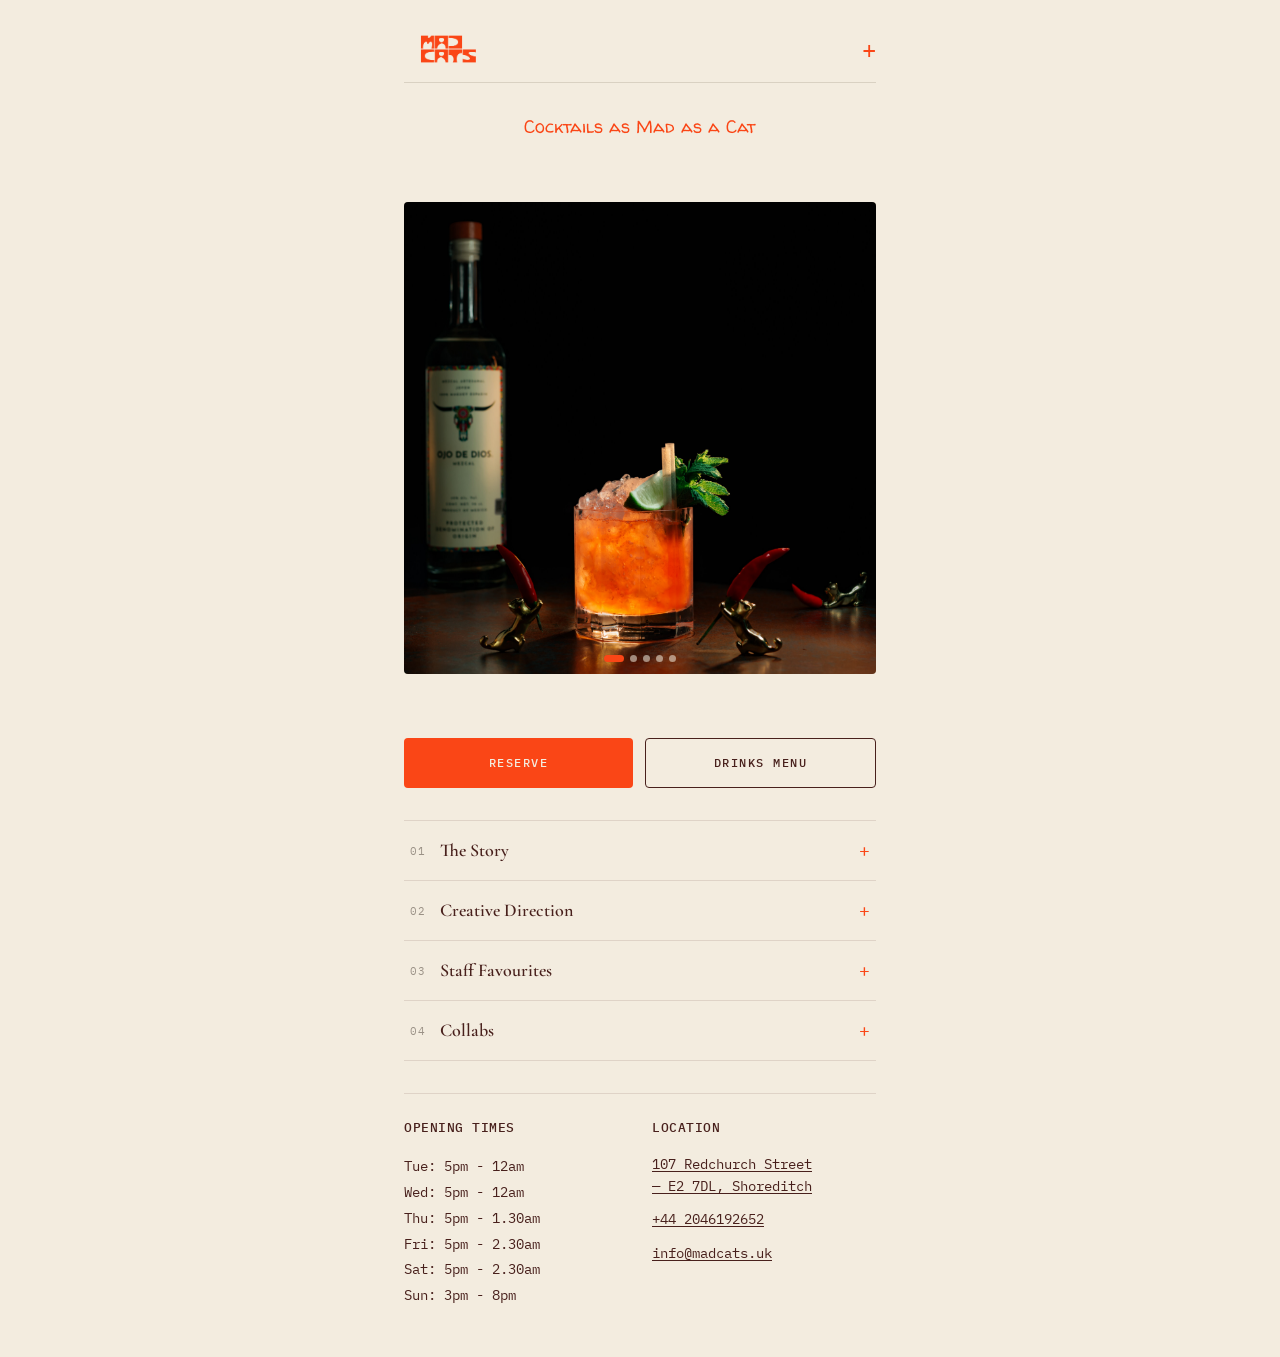
<file: bar.html>
<!DOCTYPE html>
<html lang="en">
<head>
<meta charset="UTF-8">
<meta name="viewport" content="width=device-width, initial-scale=1.0">
<title>The Bar — Mad Cats London</title>
<link rel="stylesheet" href="css/tokens.css">
<link rel="stylesheet" href="css/base.css">
<link rel="stylesheet" href="css/components.css">
</head>
<body data-logo="word">
<div class="page">
  <main class="container">

    <section class="section section-intro">
      <h1 class="t-script">Cocktails as Mad as a Cat</h1>
    </section>

    <section class="section">
      <div class="carousel" data-autoplay="3500">
        <div class="carousel__track">
          <div class="carousel__slide"><img src="assets/images/bar/bar-cocktails-8.jpg" alt="Cocktails at Mad Cats"></div>
          <div class="carousel__slide"><img src="assets/images/bar/bar-dsc07418.jpg" alt="The bar at Mad Cats"></div>
          <div class="carousel__slide"><img src="assets/images/bar/bar-dsc07259.jpg" alt="The bar at Mad Cats"></div>
          <div class="carousel__slide"><img src="assets/images/bar/bar-img20260114.jpg" alt="The bar at Mad Cats"></div>
          <div class="carousel__slide"><img src="assets/images/bar/bar-dsc07092-3.jpg" alt="The bar at Mad Cats"></div>
        </div>
        <div class="carousel__dots"></div>
      </div>
    </section>

    <section class="section button-row">
      <a class="btn btn--primary js-reserve" href="#reserve">RESERVE</a>
      <a class="btn btn--secondary" href="#">DRINKS MENU</a>
    </section>

    <section class="accordion">
      <div class="accordion__item">
        <button class="accordion__head" aria-expanded="false">
          <span class="accordion__q"><span class="accordion__num">01</span><span class="accordion__title">The Story</span></span>
          <span class="accordion__icon">+</span>
        </button>
        <div class="accordion__panel"><div class="accordion__panel-inner">
          <p>Mad Cats was never meant to be just a restaurant or just a bar. From day one, the idea was a neighbourhood space where food, music and hospitality come together naturally — and the bar plays an equal role in that experience.</p>
          <p>Whether you're joining us for a cocktail, a bottle of wine, a glass of sake or a full evening around the table, the aim is the same: a place where people can settle in, connect and stay a little longer than planned. As a hi-fi bar, music sits at the heart of what we do — great drinks, great records and good company have a way of bringing people together.</p>
        </div></div>
      </div>
      <div class="accordion__item">
        <button class="accordion__head" aria-expanded="false">
          <span class="accordion__q"><span class="accordion__num">02</span><span class="accordion__title">Creative Direction</span></span>
          <span class="accordion__icon">+</span>
        </button>
        <div class="accordion__panel"><div class="accordion__panel-inner">
          <p>Our drinks programme follows the same philosophy as the kitchen: a conversation between cultures, ingredients and traditions. Led by Bar Manager Khristopha McLaren and his team, the menu is rooted in seasonality, classic techniques and a spirit of experimentation. Influenced by his Cornish roots, Khris looks first to the ingredients growing around us before pairing them with flavours, spices and traditions from further afield.</p>
        </div></div>
      </div>
      <div class="accordion__item">
        <button class="accordion__head" aria-expanded="false">
          <span class="accordion__q"><span class="accordion__num">03</span><span class="accordion__title">Staff Favourites</span></span>
          <span class="accordion__icon">+</span>
        </button>
        <div class="accordion__panel"><div class="accordion__panel-inner">
          <p><strong>Jungle Soul</strong> — a playful take on a classic tiki serve, combining tequila and gin infused with garam masala, house-made mango purée and pineapple. <strong>Lebanese Dirty Martini</strong> — gin, arak and za'atar: bold, savoury and delicately aromatic in equal measure.</p>
        </div></div>
      </div>
      <div class="accordion__item">
        <button class="accordion__head" aria-expanded="false">
          <span class="accordion__q"><span class="accordion__num">04</span><span class="accordion__title">Collabs</span></span>
          <span class="accordion__icon">+</span>
        </button>
        <div class="accordion__panel"><div class="accordion__panel-inner">
          <p>Great bars grow through collaboration. We've welcomed some of the UK's most exciting bars behind our counter — Brain Jar, Lab 22, Slow Pour, with Mother Mercy joining us next. Fancy taking over our bar? Get in touch at <a href="mailto:Khris@madcats.uk">Khris@madcats.uk</a>.</p>
        </div></div>
      </div>
    </section>

  </main>
</div>
<script src="js/chrome.js"></script>
<script src="js/main.js"></script>
</body>
</html>
</file>
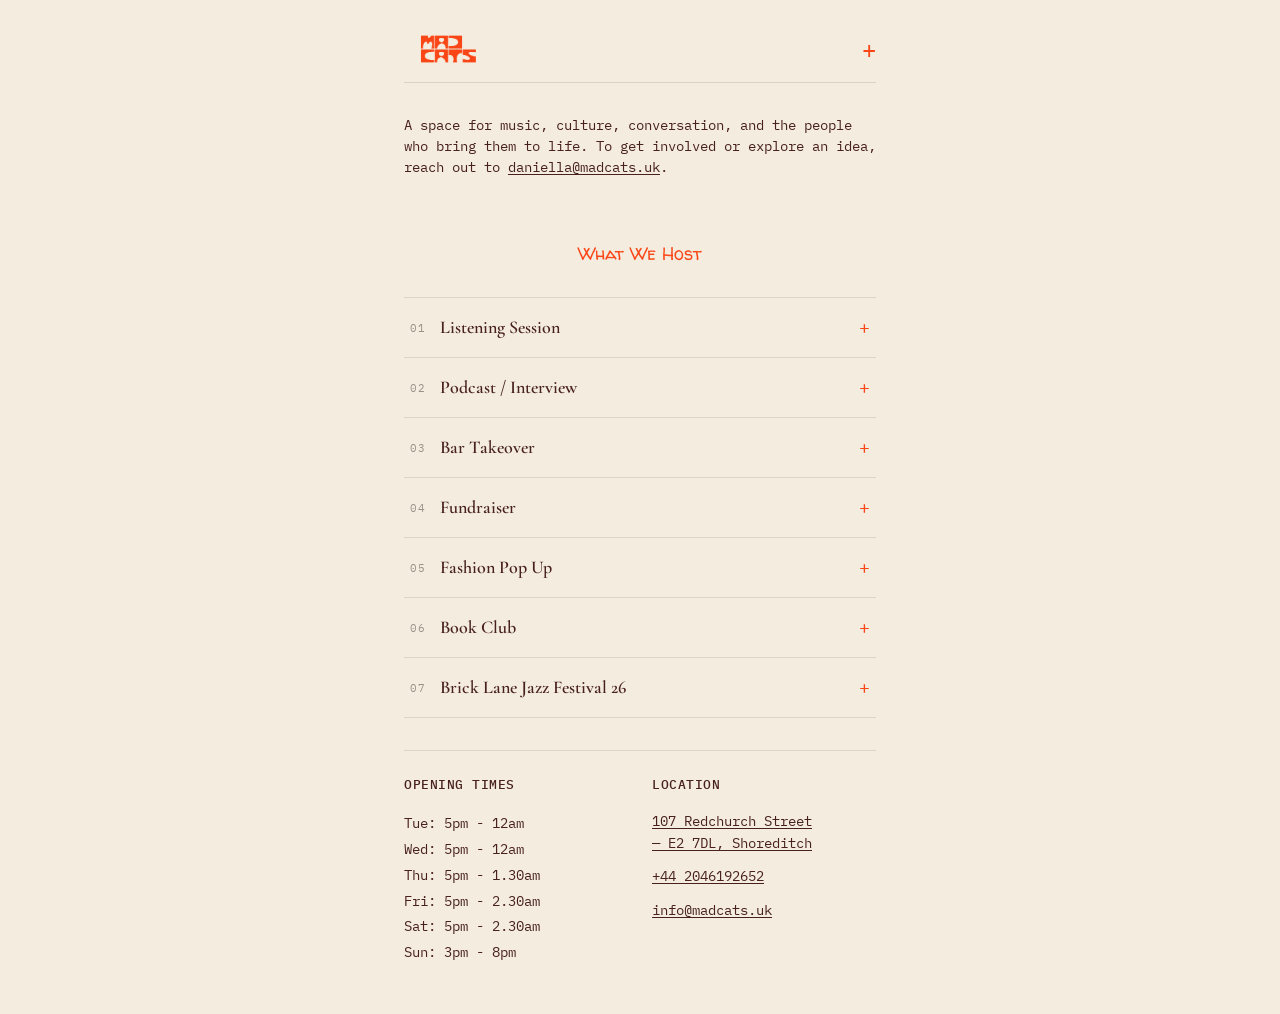
<file: collabs.html>
<!DOCTYPE html>
<html lang="en">
<head>
<meta charset="UTF-8">
<meta name="viewport" content="width=device-width, initial-scale=1.0">
<title>Collabs — Mad Cats London</title>
<link rel="stylesheet" href="css/tokens.css">
<link rel="stylesheet" href="css/base.css">
<link rel="stylesheet" href="css/components.css">
</head>
<body data-logo="word">
<div class="page">
  <main class="container">

    <section class="section">
      <p class="t-body">A space for music, culture, conversation, and the people who bring them to life. To get involved or explore an idea, reach out to <a class="link" href="mailto:daniella@madcats.uk">daniella@madcats.uk</a>.</p>
    </section>

    <section class="section section-intro">
      <h1 class="t-script">What We Host</h1>
    </section>

    <section class="accordion">
      <div class="accordion__item">
        <button class="accordion__head" aria-expanded="false">
          <span class="accordion__q"><span class="accordion__num">01</span><span class="accordion__title">Listening Session</span></span>
          <span class="accordion__icon">+</span>
        </button>
        <div class="accordion__panel"><div class="accordion__panel-inner">
          <p>An evening dedicated to attentive listening, where a record, artist or musical theme takes centre stage. Guided selections, shared discoveries and conversation come together in the spirit of the listening bar.</p>
        </div></div>
      </div>
      <div class="accordion__item">
        <button class="accordion__head" aria-expanded="false">
          <span class="accordion__q"><span class="accordion__num">02</span><span class="accordion__title">Podcast / Interview</span></span>
          <span class="accordion__icon">+</span>
        </button>
        <div class="accordion__panel"><div class="accordion__panel-inner">
          <p>A live conversation with musicians, creatives and cultural figures — a closer look at the people, stories and ideas shaping music, hospitality and beyond.</p>
        </div></div>
      </div>
      <div class="accordion__item">
        <button class="accordion__head" aria-expanded="false">
          <span class="accordion__q"><span class="accordion__num">03</span><span class="accordion__title">Bar Takeover</span></span>
          <span class="accordion__icon">+</span>
        </button>
        <div class="accordion__panel"><div class="accordion__panel-inner">
          <p>Guest bartenders and hospitality teams bring their own perspective to Mad Cats — special menus, new flavours and a fresh interpretation of the space for one evening.</p>
        </div></div>
      </div>
      <div class="accordion__item">
        <button class="accordion__head" aria-expanded="false">
          <span class="accordion__q"><span class="accordion__num">04</span><span class="accordion__title">Fundraiser</span></span>
          <span class="accordion__icon">+</span>
        </button>
        <div class="accordion__panel"><div class="accordion__panel-inner">
          <p>Community-led gatherings that bring people together around a shared cause — supporting meaningful initiatives through music, food and hospitality.</p>
        </div></div>
      </div>
      <div class="accordion__item">
        <button class="accordion__head" aria-expanded="false">
          <span class="accordion__q"><span class="accordion__num">05</span><span class="accordion__title">Fashion Pop Up</span></span>
          <span class="accordion__icon">+</span>
        </button>
        <div class="accordion__panel"><div class="accordion__panel-inner">
          <p>A showcase for independent designers, makers and brands whose work reflects the creativity and culture that inspires Mad Cats. Part retail experience, part community gathering.</p>
        </div></div>
      </div>
      <div class="accordion__item">
        <button class="accordion__head" aria-expanded="false">
          <span class="accordion__q"><span class="accordion__num">06</span><span class="accordion__title">Book Club</span></span>
          <span class="accordion__icon">+</span>
        </button>
        <div class="accordion__panel"><div class="accordion__panel-inner">
          <p>A relaxed forum for readers to share ideas and conversation, each gathering centred around a selected title — over drinks and good company.</p>
        </div></div>
      </div>
      <div class="accordion__item">
        <button class="accordion__head" aria-expanded="false">
          <span class="accordion__q"><span class="accordion__num">07</span><span class="accordion__title">Brick Lane Jazz Festival 26</span></span>
          <span class="accordion__icon">+</span>
        </button>
        <div class="accordion__panel"><div class="accordion__panel-inner">
          <p>A celebration of London's thriving jazz community. As part of the festival programme, Mad Cats hosts performances and events that reflect the curiosity, diversity and spirit of contemporary jazz.</p>
        </div></div>
      </div>
    </section>

  </main>
</div>
<script src="js/chrome.js"></script>
<script src="js/main.js"></script>
</body>
</html>
</file>
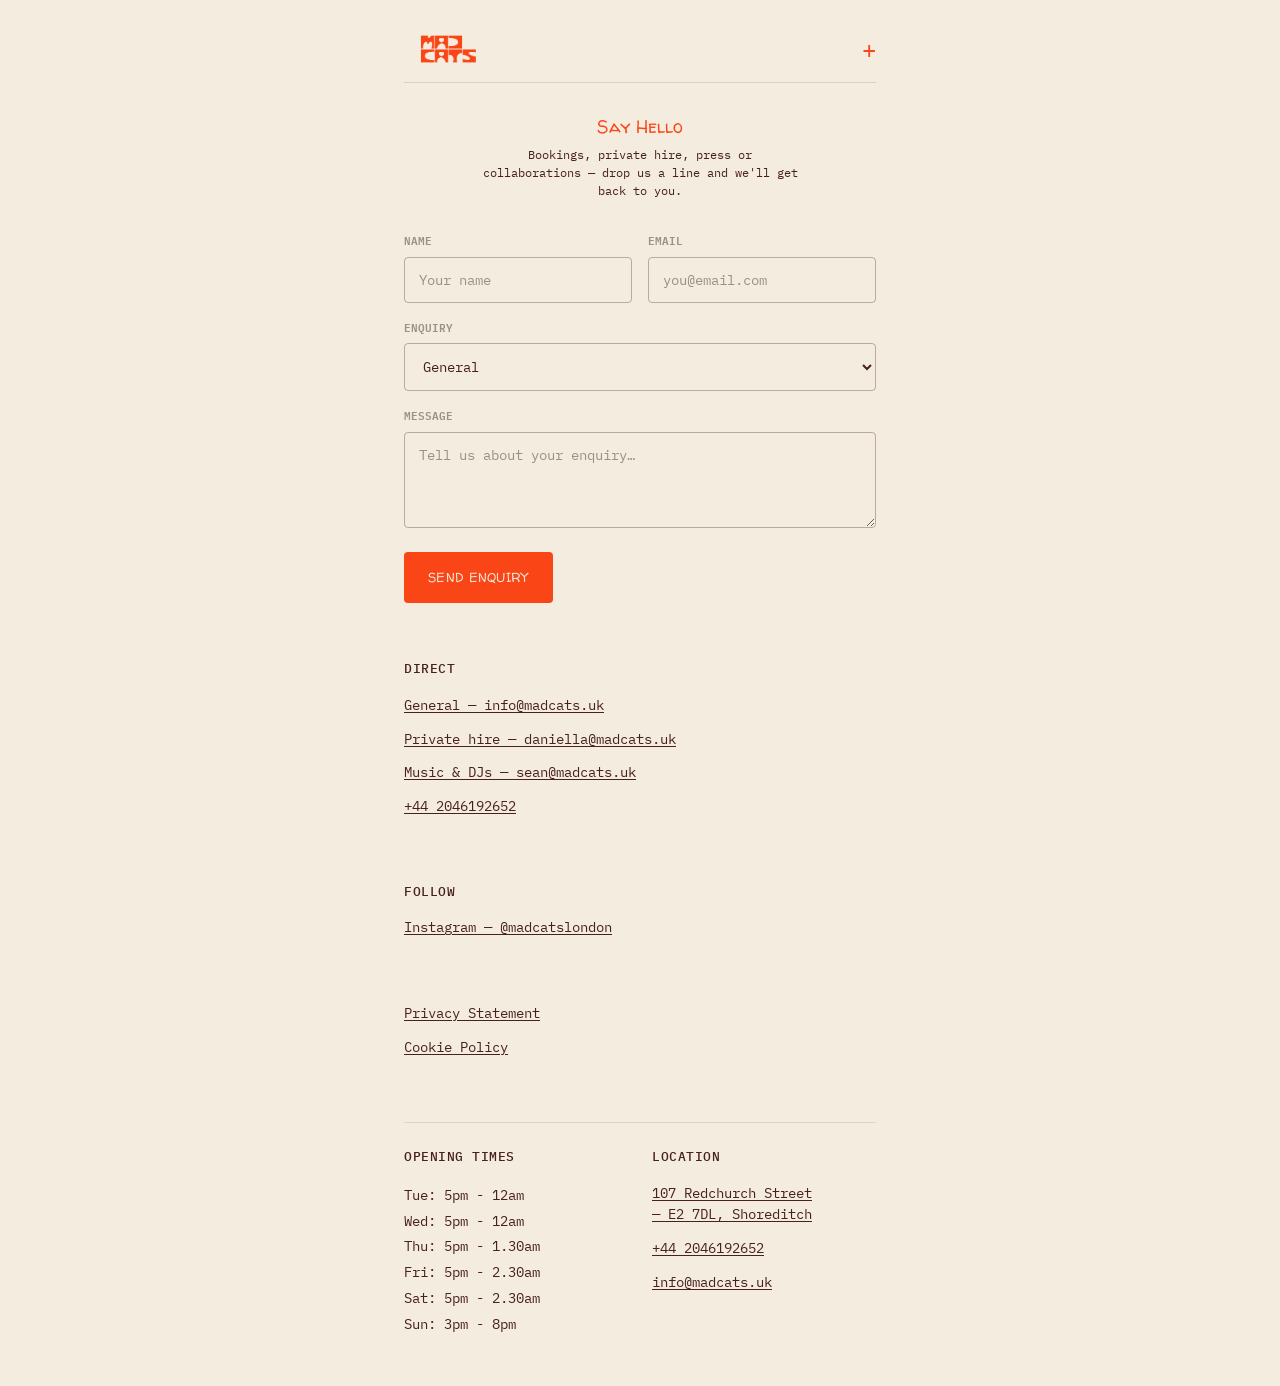
<file: contact.html>
<!DOCTYPE html>
<html lang="en">
<head>
<meta charset="UTF-8">
<meta name="viewport" content="width=device-width, initial-scale=1.0">
<title>Contact — Mad Cats London</title>
<link rel="stylesheet" href="css/tokens.css">
<link rel="stylesheet" href="css/base.css">
<link rel="stylesheet" href="css/components.css">
</head>
<body data-logo="word">
<div class="page">
  <main class="container">

    <section class="section section-intro">
      <h1 class="t-script">Say Hello</h1>
      <p class="section-intro__body t-caption">Bookings, private hire, press or collaborations — drop us a line and we'll get back to you.</p>
    </section>

    <form class="form" onsubmit="return false">
      <div class="form__row">
        <div class="field">
          <label class="field__label" for="name">NAME</label>
          <input class="field__input" id="name" type="text" placeholder="Your name">
        </div>
        <div class="field">
          <label class="field__label" for="email">EMAIL</label>
          <input class="field__input" id="email" type="email" placeholder="you@email.com">
        </div>
      </div>
      <div class="field">
        <label class="field__label" for="type">ENQUIRY</label>
        <select class="field__select" id="type">
          <option>General</option>
          <option>Booking (6+ guests)</option>
          <option>Private hire</option>
          <option>Press / collaboration</option>
        </select>
      </div>
      <div class="field">
        <label class="field__label" for="msg">MESSAGE</label>
        <textarea class="field__textarea" id="msg" placeholder="Tell us about your enquiry…"></textarea>
      </div>
      <button class="btn btn--primary" type="submit">SEND ENQUIRY</button>
    </form>

    <section class="section">
      <h2 class="footer__heading">DIRECT</h2>
      <div class="footer__links">
        <a href="mailto:info@madcats.uk">General — info@madcats.uk</a>
        <a href="mailto:daniella@madcats.uk">Private hire — daniella@madcats.uk</a>
        <a href="mailto:sean@madcats.uk">Music &amp; DJs — sean@madcats.uk</a>
        <a href="tel:+442046192652">+44 2046192652</a>
      </div>
    </section>

    <section class="section">
      <h2 class="footer__heading">FOLLOW</h2>
      <div class="footer__links">
        <a href="https://instagram.com/madcatslondon" target="_blank" rel="noopener">Instagram — @madcatslondon</a>
      </div>
    </section>

    <section class="section">
      <div class="footer__links">
        <a href="https://madcats.uk/privacy-statement-uk/" target="_blank" rel="noopener">Privacy Statement</a>
        <a href="https://madcats.uk/cookie-policy-uk/" target="_blank" rel="noopener">Cookie Policy</a>
      </div>
    </section>

  </main>
</div>
<script src="js/chrome.js"></script>
<script src="js/main.js"></script>
</body>
</html>
</file>
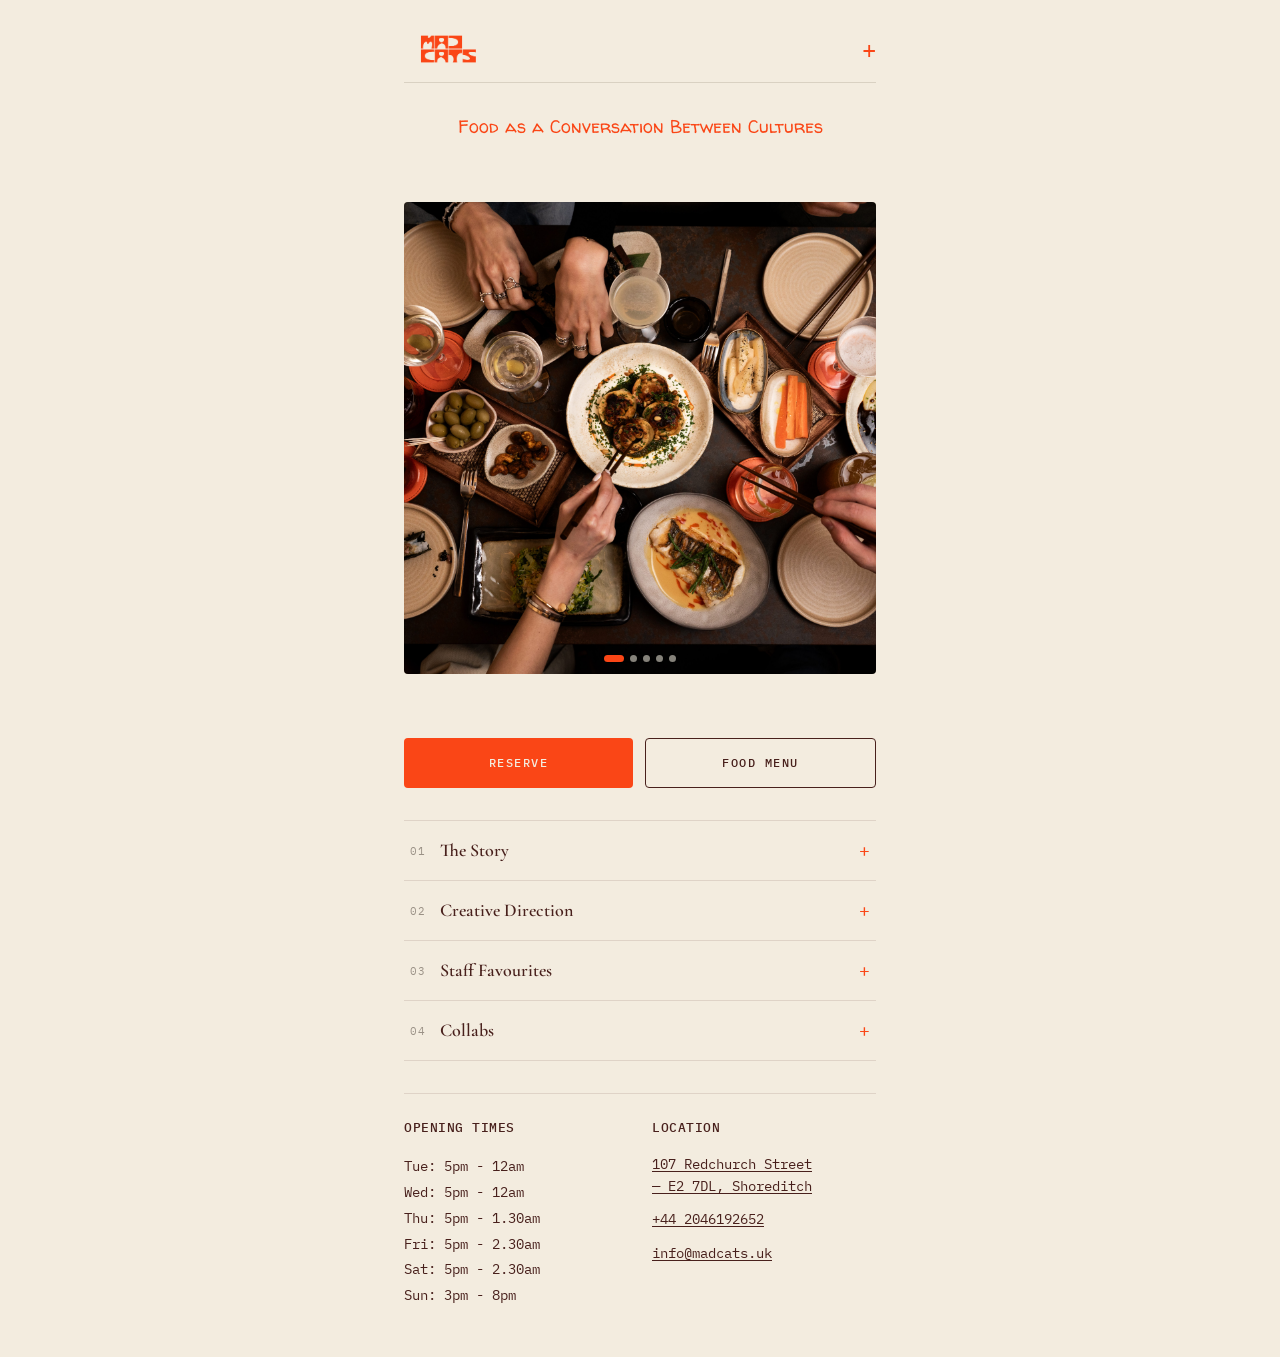
<file: dinner.html>
<!DOCTYPE html>
<html lang="en">
<head>
<meta charset="UTF-8">
<meta name="viewport" content="width=device-width, initial-scale=1.0">
<title>Dinner — Mad Cats London</title>
<link rel="stylesheet" href="css/tokens.css">
<link rel="stylesheet" href="css/base.css">
<link rel="stylesheet" href="css/components.css">
</head>
<body data-logo="word">
<div class="page">
  <main class="container">

    <section class="section section-intro">
      <h1 class="t-script">Food as a Conversation Between Cultures</h1>
    </section>

    <section class="section">
      <div class="carousel" data-autoplay="3500">
        <div class="carousel__track">
          <div class="carousel__slide"><img src="assets/images/dinner/dinner-dsc00655.jpg" alt="Dinner at Mad Cats"></div>
          <div class="carousel__slide"><img src="assets/images/dinner/dinner-dsc00505.jpg" alt="Dinner at Mad Cats"></div>
          <div class="carousel__slide"><img src="assets/images/dinner/dinner-dsc00519.jpg" alt="Dinner at Mad Cats"></div>
          <div class="carousel__slide"><img src="assets/images/dinner/dinner-dsc00567.jpg" alt="Dinner at Mad Cats"></div>
          <div class="carousel__slide"><img src="assets/images/dinner/dinner-dsc06808.jpg" alt="Dinner at Mad Cats"></div>
        </div>
        <div class="carousel__dots"></div>
      </div>
    </section>

    <section class="section button-row">
      <a class="btn btn--primary js-reserve" href="#reserve">RESERVE</a>
      <a class="btn btn--secondary" href="#">FOOD MENU</a>
    </section>

    <section class="accordion">
      <div class="accordion__item">
        <button class="accordion__head" aria-expanded="false">
          <span class="accordion__q"><span class="accordion__num">01</span><span class="accordion__title">The Story</span></span>
          <span class="accordion__icon">+</span>
        </button>
        <div class="accordion__panel"><div class="accordion__panel-inner">
          <p>We believe food is about bringing people together. Drawing inspiration from the communal food cultures of the Mediterranean, Middle East and South-East Asia, our menu is designed for passing plates — trying a little of everything and discovering flavours together.</p>
          <p>We wanted to create a space that feels familiar: a great record, a few shared dishes and another round. Whether you're here for a quick bite or a long evening, the experience is built around the idea that the best moments happen when they're shared.</p>
        </div></div>
      </div>
      <div class="accordion__item">
        <button class="accordion__head" aria-expanded="false">
          <span class="accordion__q"><span class="accordion__num">02</span><span class="accordion__title">Creative Direction</span></span>
          <span class="accordion__icon">+</span>
        </button>
        <div class="accordion__panel"><div class="accordion__panel-inner">
          <p>We don't set out to recreate traditional dishes or follow a single cuisine. Instead we let the flavours, techniques and traditions that have shaped us meet in unexpected ways. As Head Chef Rafail Papimitoglou puts it, “It's a conversation between cultures.”</p>
          <p>Lebanese spices might find their way into Chinese-style dumplings. Japanese techniques refine Middle Eastern ingredients. Greek influences sit alongside flavours from Singapore and beyond — familiar enough to feel comforting, yet layered enough to spark curiosity.</p>
        </div></div>
      </div>
      <div class="accordion__item">
        <button class="accordion__head" aria-expanded="false">
          <span class="accordion__q"><span class="accordion__num">03</span><span class="accordion__title">Staff Favourites</span></span>
          <span class="accordion__icon">+</span>
        </button>
        <div class="accordion__panel"><div class="accordion__panel-inner">
          <p>We cannot get enough of the hand-folded <strong>Shish Barak Dumplings</strong> — Lebanese seven-spiced meat wrapped in delicate Chinese-style dumpling dough. And the <strong>Devon Crab Brioche</strong> — fresh crab from East London's Fin &amp; Flounder on crispy brioche, with smoked Napa cabbage, turnip and home-made Gochujang aioli.</p>
        </div></div>
      </div>
      <div class="accordion__item">
        <button class="accordion__head" aria-expanded="false">
          <span class="accordion__q"><span class="accordion__num">04</span><span class="accordion__title">Collabs</span></span>
          <span class="accordion__icon">+</span>
        </button>
        <div class="accordion__panel"><div class="accordion__panel-inner">
          <p>Have an idea for the table? If you're a chef, cook, supper club, producer or food creative with an idea to share — from guest takeovers to collaborative dinners — we'd love to explore it. Drop us a line at <a href="mailto:rafail@madcats.uk">rafail@madcats.uk</a>.</p>
        </div></div>
      </div>
    </section>

  </main>
</div>
<script src="js/chrome.js"></script>
<script src="js/main.js"></script>
</body>
</html>
</file>
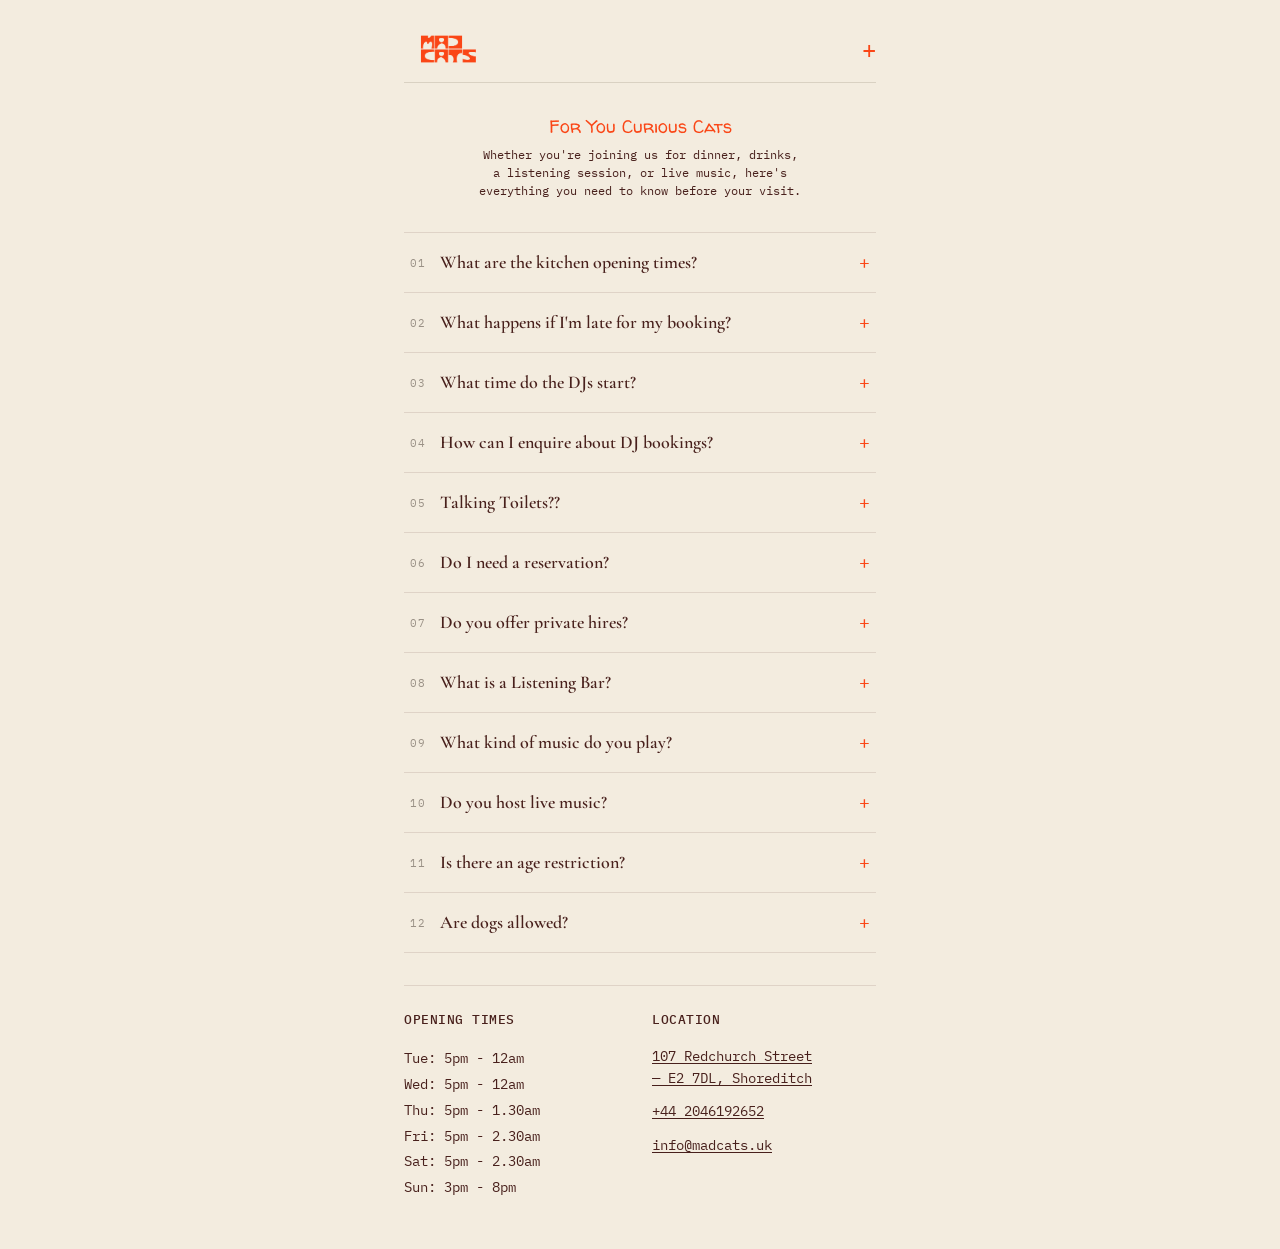
<file: faq.html>
<!DOCTYPE html>
<html lang="en">
<head>
<meta charset="UTF-8">
<meta name="viewport" content="width=device-width, initial-scale=1.0">
<title>FAQ — Mad Cats London</title>
<link rel="stylesheet" href="css/tokens.css">
<link rel="stylesheet" href="css/base.css">
<link rel="stylesheet" href="css/components.css">
</head>
<body data-logo="word">
<div class="page">
  <main class="container">

    <section class="section section-intro">
      <h1 class="t-script">For You Curious Cats</h1>
      <p class="section-intro__body t-caption">Whether you're joining us for dinner, drinks, a listening session, or live music, here's everything you need to know before your visit.</p>
    </section>

    <section class="accordion">
      <div class="accordion__item">
        <button class="accordion__head" aria-expanded="false">
          <span class="accordion__q"><span class="accordion__num">01</span><span class="accordion__title">What are the kitchen opening times?</span></span>
          <span class="accordion__icon">+</span>
        </button>
        <div class="accordion__panel"><div class="accordion__panel-inner">Tuesday–Thursday: 6pm – 9.30pm · Friday–Saturday: 6pm – 10pm · Sunday: 3pm – 6pm.</div></div>
      </div>
      <div class="accordion__item">
        <button class="accordion__head" aria-expanded="false">
          <span class="accordion__q"><span class="accordion__num">02</span><span class="accordion__title">What happens if I'm late for my booking?</span></span>
          <span class="accordion__icon">+</span>
        </button>
        <div class="accordion__panel"><div class="accordion__panel-inner">We'll hold your table for 15 minutes before releasing it to our waitlist.</div></div>
      </div>
      <div class="accordion__item">
        <button class="accordion__head" aria-expanded="false">
          <span class="accordion__q"><span class="accordion__num">03</span><span class="accordion__title">What time do the DJs start?</span></span>
          <span class="accordion__icon">+</span>
        </button>
        <div class="accordion__panel"><div class="accordion__panel-inner">Guest DJs play from 8pm until close.</div></div>
      </div>
      <div class="accordion__item">
        <button class="accordion__head" aria-expanded="false">
          <span class="accordion__q"><span class="accordion__num">04</span><span class="accordion__title">How can I enquire about DJ bookings?</span></span>
          <span class="accordion__icon">+</span>
        </button>
        <div class="accordion__panel"><div class="accordion__panel-inner">Email <a class="link" href="mailto:sean@madcats.uk">sean@madcats.uk</a>.</div></div>
      </div>
      <div class="accordion__item">
        <button class="accordion__head" aria-expanded="false">
          <span class="accordion__q"><span class="accordion__num">05</span><span class="accordion__title">Talking Toilets??</span></span>
          <span class="accordion__icon">+</span>
        </button>
        <div class="accordion__panel"><div class="accordion__panel-inner">The toilets are behind the blue curtain. If you hear a talking toilet, you've either discovered a secret feature or been listening to too much Hitchhiker's Guide to the Galaxy.</div></div>
      </div>
      <div class="accordion__item">
        <button class="accordion__head" aria-expanded="false">
          <span class="accordion__q"><span class="accordion__num">06</span><span class="accordion__title">Do I need a reservation?</span></span>
          <span class="accordion__icon">+</span>
        </button>
        <div class="accordion__panel"><div class="accordion__panel-inner">Reservations are recommended, especially on weekends, but walk-ins are always welcome.</div></div>
      </div>
      <div class="accordion__item">
        <button class="accordion__head" aria-expanded="false">
          <span class="accordion__q"><span class="accordion__num">07</span><span class="accordion__title">Do you offer private hires?</span></span>
          <span class="accordion__icon">+</span>
        </button>
        <div class="accordion__panel"><div class="accordion__panel-inner">Yes. Semi-private hire: 15–30 guests · Full venue hire: 35–75 guests. For reservations of 6 guests or more, email <a class="link" href="mailto:info@madcats.uk">info@madcats.uk</a>. For private hire enquiries, email <a class="link" href="mailto:daniella@madcats.uk">daniella@madcats.uk</a>.</div></div>
      </div>
      <div class="accordion__item">
        <button class="accordion__head" aria-expanded="false">
          <span class="accordion__q"><span class="accordion__num">08</span><span class="accordion__title">What is a Listening Bar?</span></span>
          <span class="accordion__icon">+</span>
        </button>
        <div class="accordion__panel"><div class="accordion__panel-inner">A listening bar is a space designed around music. At Mad Cats, carefully curated sound, thoughtful hospitality, and attentive listening sit at the heart of the experience.</div></div>
      </div>
      <div class="accordion__item">
        <button class="accordion__head" aria-expanded="false">
          <span class="accordion__q"><span class="accordion__num">09</span><span class="accordion__title">What kind of music do you play?</span></span>
          <span class="accordion__icon">+</span>
        </button>
        <div class="accordion__panel"><div class="accordion__panel-inner">Our soundtrack moves across genres — from jazz, soul, and bossa nova to hip hop, funk, and electronic music — depending on the evening and the selector behind the decks.</div></div>
      </div>
      <div class="accordion__item">
        <button class="accordion__head" aria-expanded="false">
          <span class="accordion__q"><span class="accordion__num">10</span><span class="accordion__title">Do you host live music?</span></span>
          <span class="accordion__icon">+</span>
        </button>
        <div class="accordion__panel"><div class="accordion__panel-inner">Yes. Every Sunday from 4pm to 6pm, Mad Cats hosts live performances with a focus on jazz and Brazilian music.</div></div>
      </div>
      <div class="accordion__item">
        <button class="accordion__head" aria-expanded="false">
          <span class="accordion__q"><span class="accordion__num">11</span><span class="accordion__title">Is there an age restriction?</span></span>
          <span class="accordion__icon">+</span>
        </button>
        <div class="accordion__panel"><div class="accordion__panel-inner">Mad Cats is a 21+ venue.</div></div>
      </div>
      <div class="accordion__item">
        <button class="accordion__head" aria-expanded="false">
          <span class="accordion__q"><span class="accordion__num">12</span><span class="accordion__title">Are dogs allowed?</span></span>
          <span class="accordion__icon">+</span>
        </button>
        <div class="accordion__panel"><div class="accordion__panel-inner">Absolutely. We're dog (and cat) friendly.</div></div>
      </div>
    </section>

  </main>
</div>
<script src="js/chrome.js"></script>
<script src="js/main.js"></script>
</body>
</html>
</file>
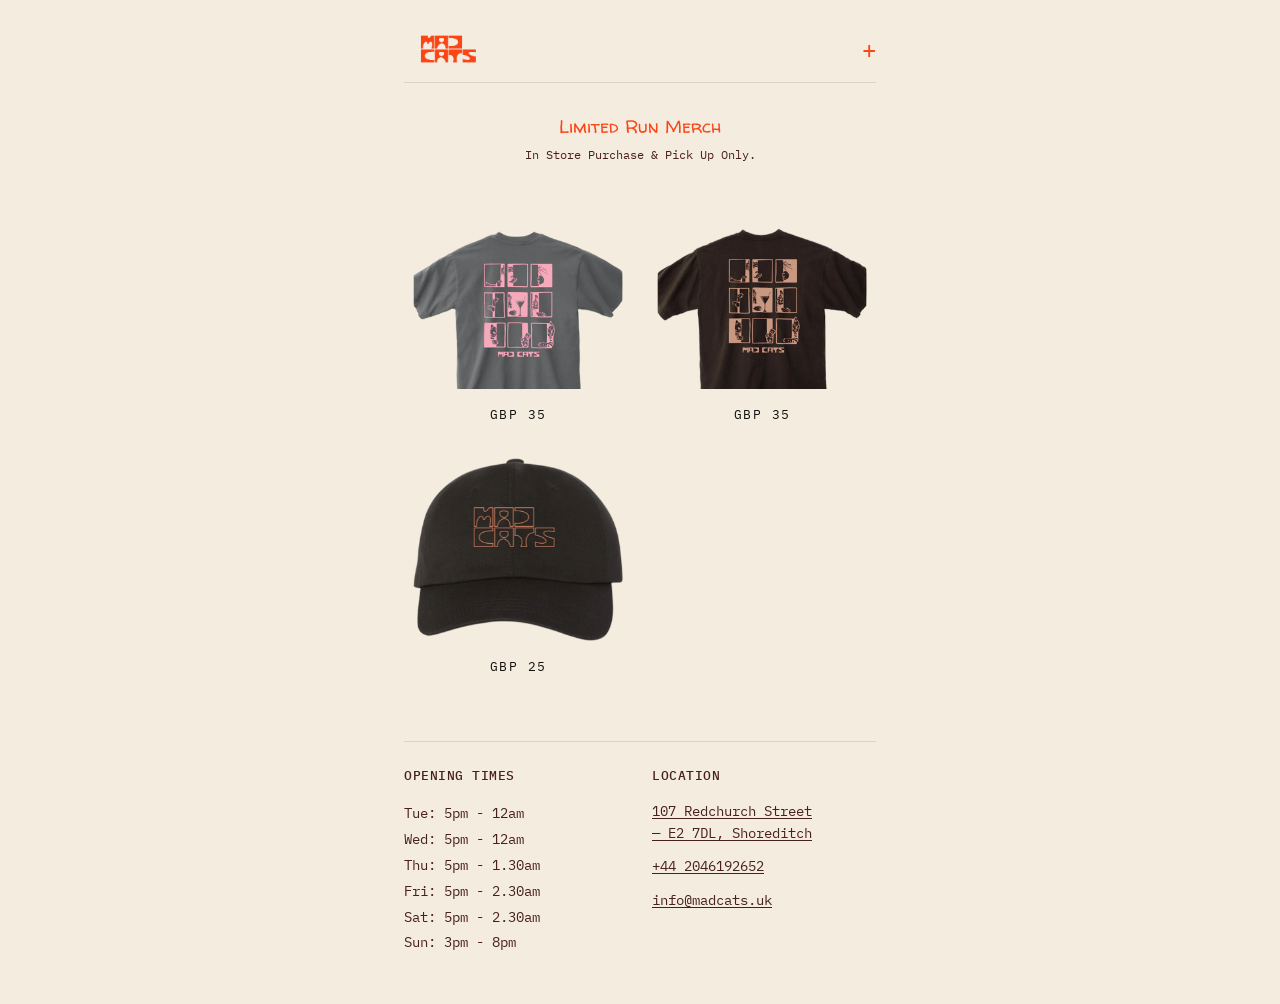
<file: merch.html>
<!DOCTYPE html>
<html lang="en">
<head>
<meta charset="UTF-8">
<meta name="viewport" content="width=device-width, initial-scale=1.0">
<title>Merch — Mad Cats London</title>
<link rel="stylesheet" href="css/tokens.css">
<link rel="stylesheet" href="css/base.css">
<link rel="stylesheet" href="css/components.css">
</head>
<body data-logo="word">
<div class="page">
  <main class="container">

    <section class="section section-intro">
      <h1 class="t-script">Limited Run Merch</h1>
      <p class="section-intro__body t-caption">In Store Purchase &amp; Pick Up Only.</p>
    </section>

    <section class="section">
      <div class="merch-grid">
        <figure class="merch-item">
          <img src="assets/images/merch/merch-tee-1.png" alt="Mad Cats T-shirt — charcoal">
          <figcaption>GBP 35</figcaption>
        </figure>
        <figure class="merch-item">
          <img src="assets/images/merch/merch-tee-2.png" alt="Mad Cats T-shirt — black">
          <figcaption>GBP 35</figcaption>
        </figure>
        <figure class="merch-item">
          <img src="assets/images/merch/merch-cap.png" alt="Mad Cats cap">
          <figcaption>GBP 25</figcaption>
        </figure>
      </div>
    </section>

  </main>
</div>
<script src="js/chrome.js"></script>
<script src="js/main.js"></script>
</body>
</html>
</file>
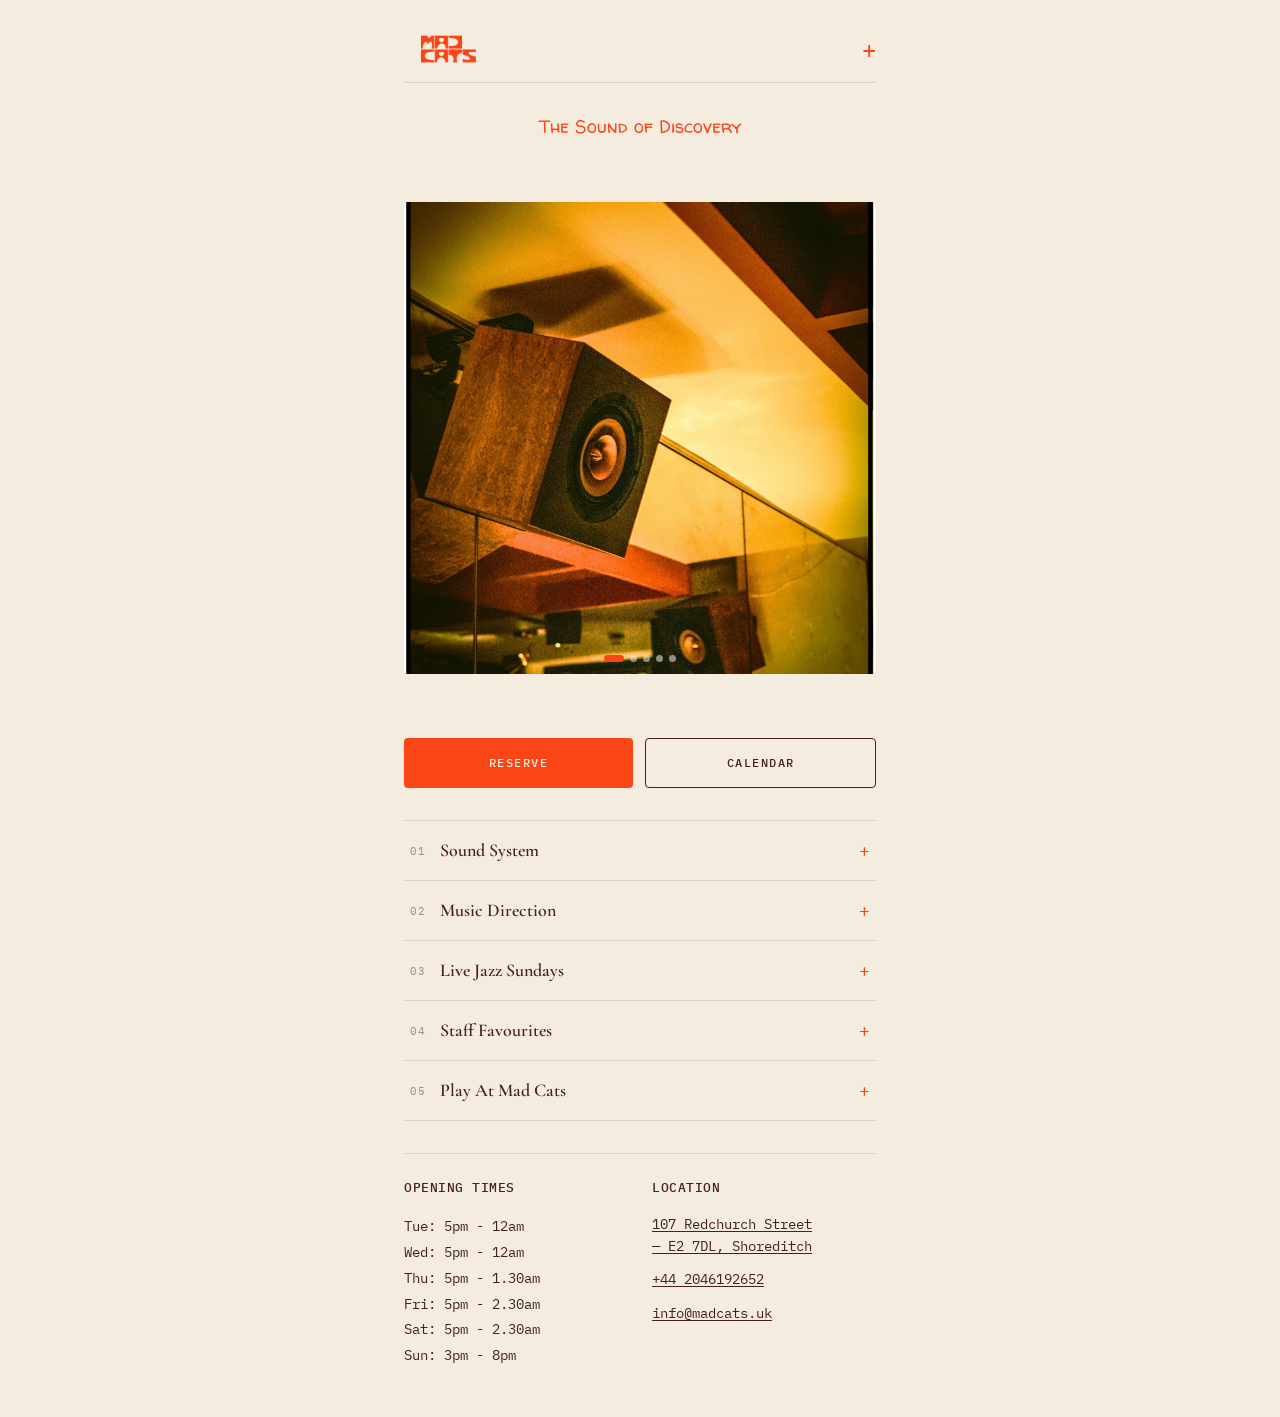
<file: music.html>
<!DOCTYPE html>
<html lang="en">
<head>
<meta charset="UTF-8">
<meta name="viewport" content="width=device-width, initial-scale=1.0">
<title>Music — Mad Cats London</title>
<link rel="stylesheet" href="css/tokens.css">
<link rel="stylesheet" href="css/base.css">
<link rel="stylesheet" href="css/components.css">
</head>
<body data-logo="word">
<div class="page">
  <main class="container">

    <section class="section section-intro">
      <h1 class="t-script">The Sound of Discovery</h1>
    </section>

    <section class="section">
      <div class="carousel" data-autoplay="3500">
        <div class="carousel__track">
          <div class="carousel__slide"><img src="assets/images/music/music-madcats-30.jpg" alt="Music at Mad Cats"></div>
          <div class="carousel__slide"><img src="assets/images/music/music-nz8-9446.jpg" alt="Live music at Mad Cats"></div>
          <div class="carousel__slide"><img src="assets/images/music/music-nz8-9299.jpg" alt="Live music at Mad Cats"></div>
          <div class="carousel__slide"><img src="assets/images/music/music-interior-speakers-9.jpg" alt="Speakers at Mad Cats"></div>
          <div class="carousel__slide"><img src="assets/images/music/music-interior-speakers-17.jpg" alt="Speakers at Mad Cats"></div>
        </div>
        <div class="carousel__dots"></div>
      </div>
    </section>

    <section class="section button-row">
      <a class="btn btn--primary js-reserve" href="#reserve">RESERVE</a>
      <a class="btn btn--secondary" href="#">CALENDAR</a>
    </section>

    <section class="accordion">
      <div class="accordion__item">
        <button class="accordion__head" aria-expanded="false">
          <span class="accordion__q"><span class="accordion__num">01</span><span class="accordion__title">Sound System</span></span>
          <span class="accordion__icon">+</span>
        </button>
        <div class="accordion__panel"><div class="accordion__panel-inner">
          <p>The space houses 22 bespoke speakers, all tuned for an intimate, enveloping sound experience. The centrepiece is a Bliesma 6-inch mid-range dome — a rare piece tuned to handle the core frequencies of 240Hz to 4000Hz with unparalleled clarity. Active and dual passive radiators extend the low end, while a ribbon tweeter crowns the ensemble: crisp, airy and forward without being sharp.</p>
        </div></div>
      </div>
      <div class="accordion__item">
        <button class="accordion__head" aria-expanded="false">
          <span class="accordion__q"><span class="accordion__num">02</span><span class="accordion__title">Music Direction</span></span>
          <span class="accordion__icon">+</span>
        </button>
        <div class="accordion__panel"><div class="accordion__panel-inner">
          <p>Music Manager Sean Gorham puts as much love into the soundtrack as the guest-artist line-up. The nightly mood spans Japanese jazz and Arabic soul to breezy bossa nova and beyond. “It's about curation, not just putting vinyl on a shelf. It's discovery, ritual, emotion,” says Sean. Mad Cats seamlessly transforms from an intimate dinner spot into a vinyl-fuelled bar as the night progresses.</p>
        </div></div>
      </div>
      <div class="accordion__item">
        <button class="accordion__head" aria-expanded="false">
          <span class="accordion__q"><span class="accordion__num">03</span><span class="accordion__title">Live Jazz Sundays</span></span>
          <span class="accordion__icon">+</span>
        </button>
        <div class="accordion__panel"><div class="accordion__panel-inner">
          <p>Every Sunday, Mad Cats reconfigures its layout to welcome a live ensemble, with performances running from 4pm to 6pm. The setup is intentionally intimate, bringing musicians and guests into closer proximity. Brazilian music has become an increasingly important part of our Sunday sessions — warm, vibrant, and distinctly Mad Cats.</p>
        </div></div>
      </div>
      <div class="accordion__item">
        <button class="accordion__head" aria-expanded="false">
          <span class="accordion__q"><span class="accordion__num">04</span><span class="accordion__title">Staff Favourites</span></span>
          <span class="accordion__icon">+</span>
        </button>
        <div class="accordion__panel"><div class="accordion__panel-inner">
          <p><strong>Lightnin' Hopkins</strong> — the Texas blues master; timeless, intimate and effortlessly human. <strong>A Tribe Called Quest</strong> — pioneers of jazz-infused hip hop, their laid-back grooves bring a different energy to the room.</p>
        </div></div>
      </div>
      <div class="accordion__item">
        <button class="accordion__head" aria-expanded="false">
          <span class="accordion__q"><span class="accordion__num">05</span><span class="accordion__title">Play At Mad Cats</span></span>
          <span class="accordion__icon">+</span>
        </button>
        <div class="accordion__panel"><div class="accordion__panel-inner">
          <p>Mad Cats is built on discovery and exchange. We're always interested in connecting with selectors, musicians, labels, promoters and creative collaborators. Have something to share with the room? Reach out to <a href="mailto:sean@madcats.uk">sean@madcats.uk</a>.</p>
        </div></div>
      </div>
    </section>

  </main>
</div>
<script src="js/chrome.js"></script>
<script src="js/main.js"></script>
</body>
</html>
</file>
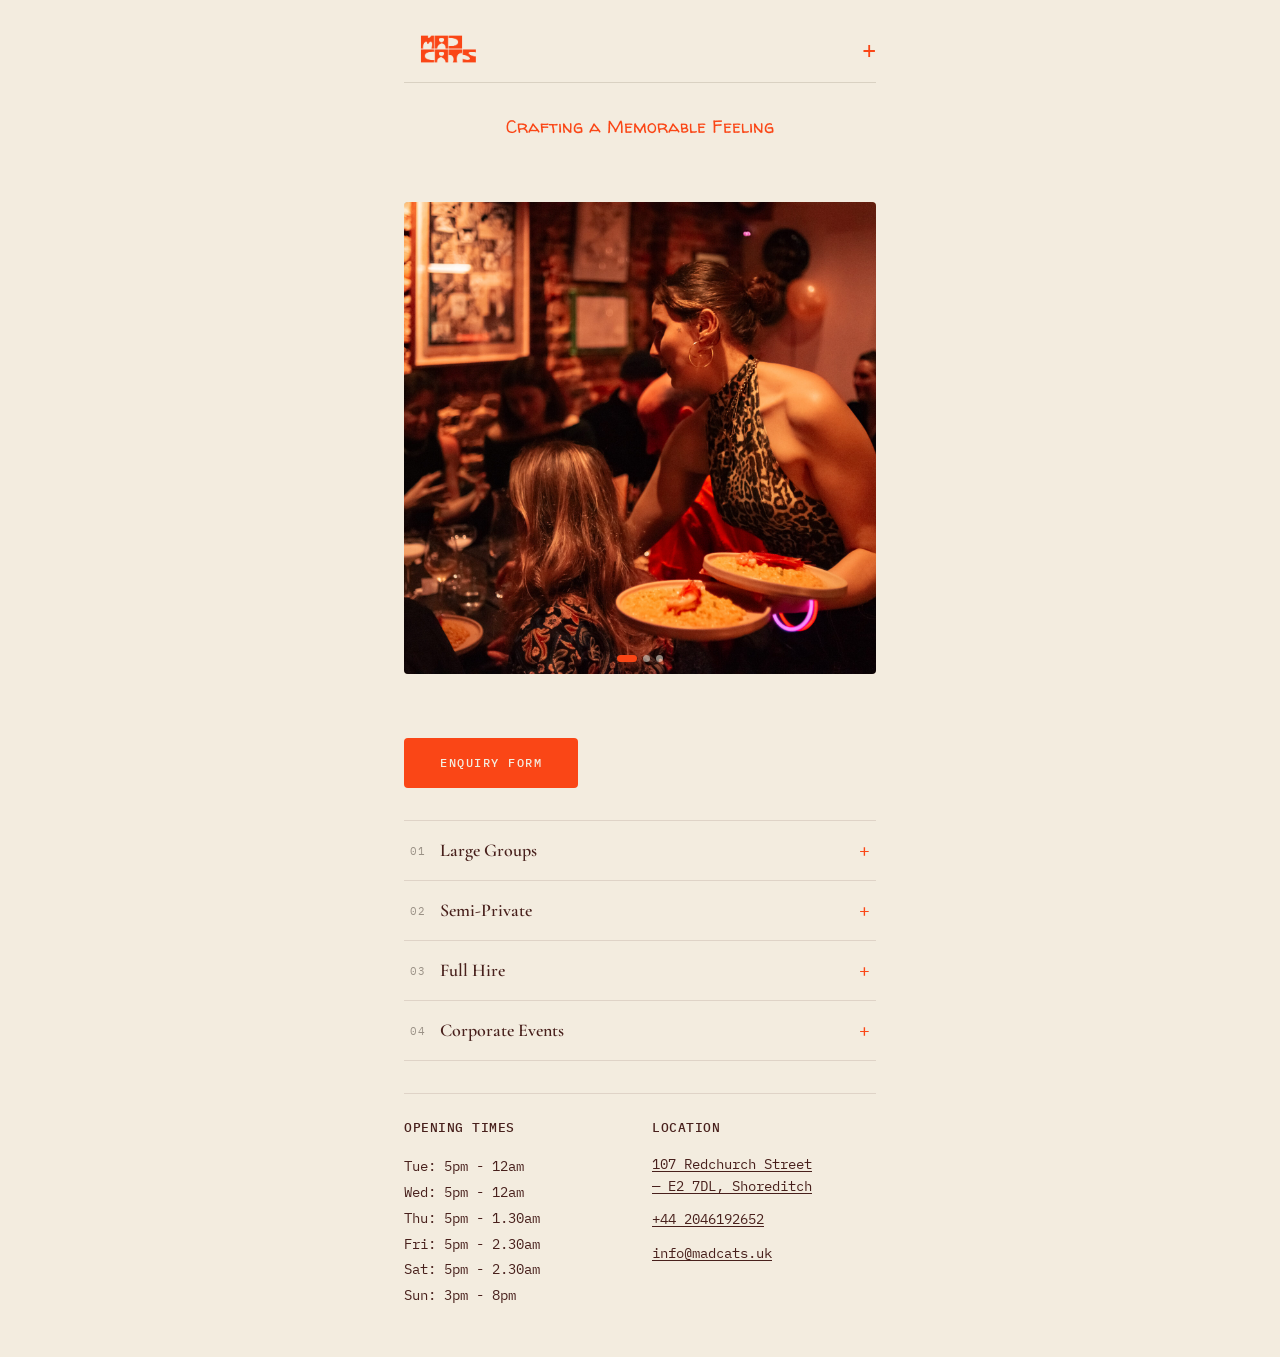
<file: special-occasions.html>
<!DOCTYPE html>
<html lang="en">
<head>
<meta charset="UTF-8">
<meta name="viewport" content="width=device-width, initial-scale=1.0">
<title>Special Occasions — Mad Cats London</title>
<link rel="stylesheet" href="css/tokens.css">
<link rel="stylesheet" href="css/base.css">
<link rel="stylesheet" href="css/components.css">
</head>
<body data-logo="word">
<div class="page">
  <main class="container">

    <section class="section section-intro">
      <h1 class="t-script">Crafting a Memorable Feeling</h1>
    </section>

    <section class="section">
      <div class="carousel" data-autoplay="3500">
        <div class="carousel__track">
          <div class="carousel__slide"><img src="assets/images/special-occasions/special-nye-11.jpg" alt="Events at Mad Cats"></div>
          <div class="carousel__slide"><img src="assets/images/special-occasions/special-000041640027.jpg" alt="Events at Mad Cats"></div>
          <div class="carousel__slide"><img src="assets/images/special-occasions/special-a24d8107.jpg" alt="Events at Mad Cats"></div>
        </div>
        <div class="carousel__dots"></div>
      </div>
    </section>

    <section class="section button-row">
      <a class="btn btn--primary" href="contact.html">ENQUIRY FORM</a>
    </section>

    <section class="accordion">
      <div class="accordion__item">
        <button class="accordion__head" aria-expanded="false">
          <span class="accordion__q"><span class="accordion__num">01</span><span class="accordion__title">Large Groups</span></span>
          <span class="accordion__icon">+</span>
        </button>
        <div class="accordion__panel"><div class="accordion__panel-inner">
          <p>Getting together over shared plates is what we do best. Whether it's a birthday dinner, team celebration or simply an excuse to gather friends around the table, we can accommodate groups of 8 to 15 guests alongside a curated set menu. Minimum spend applies.</p>
          <p><strong>Perfect for:</strong> Birthdays · Team dinners · Casual gatherings.</p>
        </div></div>
      </div>
      <div class="accordion__item">
        <button class="accordion__head" aria-expanded="false">
          <span class="accordion__q"><span class="accordion__num">02</span><span class="accordion__title">Semi-Private</span></span>
          <span class="accordion__icon">+</span>
        </button>
        <div class="accordion__panel"><div class="accordion__panel-inner">
          <p>Looking for something a little more private? Our semi-private events offer a dedicated space within the venue, ideal for celebrations, networking events and gatherings that deserve a little extra room. We can accommodate up to 35 standing, with 2 sofa sections available. Not available on weekends.</p>
          <p><strong>Perfect for:</strong> Birthdays · Corporate events · Networking · Engagement parties · Brand gatherings.</p>
        </div></div>
      </div>
      <div class="accordion__item">
        <button class="accordion__head" aria-expanded="false">
          <span class="accordion__q"><span class="accordion__num">03</span><span class="accordion__title">Full Hire</span></span>
          <span class="accordion__icon">+</span>
        </button>
        <div class="accordion__panel"><div class="accordion__panel-inner">
          <p>For larger celebrations, Mad Cats is available for exclusive hire. Take over the entire venue with bespoke food and drinks packages, curated music and flexible layouts. Minimum spends differ by date and time. Capacity is a maximum of 75 guests; licensed hours run to 2.30am on weekends, 1.30am on Thursdays and midnight on Tuesday/Wednesday. A resident DJ is available for hire, or bring your own (a sound deposit applies — the speakers are precious).</p>
          <p><strong>Perfect for:</strong> Brand activations · Wedding receptions · Corporate events · Private parties · Cultural events.</p>
        </div></div>
      </div>
      <div class="accordion__item">
        <button class="accordion__head" aria-expanded="false">
          <span class="accordion__q"><span class="accordion__num">04</span><span class="accordion__title">Corporate Events</span></span>
          <span class="accordion__icon">+</span>
        </button>
        <div class="accordion__panel"><div class="accordion__panel-inner">
          <p>Mad Cats offers a flexible, intimate setting for corporate events, team socials, client entertaining and company celebrations. As an independent venue, we adapt every aspect — food, drinks, music and layout. Choose from sharing menus and canapé packages, curated drinks, and a vinyl-led soundtrack from our resident DJs or guest selectors. Fill out the <a href="contact.html">enquiry form</a> and we'll start planning together.</p>
        </div></div>
      </div>
    </section>

  </main>
</div>
<script src="js/chrome.js"></script>
<script src="js/main.js"></script>
</body>
</html>
</file>
<file: fonts/fonts.css>
@font-face{font-family:'Walter Turncoat';src:url('./WalterTurncoat-Regular.woff2') format('woff2');font-weight:400;font-style:normal;font-display:swap}
@font-face{font-family:'Cormorant Garamond';src:url('./CormorantGaramond-Variable.woff2') format('woff2');font-weight:500 700;font-style:normal;font-display:swap}
@font-face{font-family:'Cormorant Garamond';src:url('./CormorantGaramond-Italic-Variable.woff2') format('woff2');font-weight:500 700;font-style:italic;font-display:swap}
@font-face{font-family:'IBM Plex Mono';src:url('./IBMPlexMono-Regular.woff2') format('woff2');font-weight:400;font-style:normal;font-display:swap}
@font-face{font-family:'IBM Plex Mono';src:url('./IBMPlexMono-Medium.woff2') format('woff2');font-weight:500;font-style:normal;font-display:swap}
@font-face{font-family:'IBM Plex Mono';src:url('./IBMPlexMono-SemiBold.woff2') format('woff2');font-weight:600;font-style:normal;font-display:swap}
</file>
<file: styles.css>
/* Mad Cats — Design Tokens (from design-system.md §4) */
:root{
  /* colour */
  --mc-cream:#f3ecdf;
  --mc-oxblood:#48201c;
  --mc-orange:#fa4616;
  --mc-taupe:#9a9186;
  --mc-hairline:#d9d1c2;
  --mc-ink-dark:#141210;
  --mc-separator:rgba(72,32,28,.12);

  /* type families */
  --mc-font-display:"Walter Turncoat", cursive;
  --mc-font-heading:"Cormorant Garamond", Georgia, serif;
  --mc-font-mono:"IBM Plex Mono", ui-monospace, monospace;

  /* spacing — 4px base */
  --sp-1:4px; --sp-2:8px; --sp-3:12px; --sp-4:16px;
  --sp-6:24px; --sp-8:32px; --sp-12:48px; --sp-16:64px;

  /* layout */
  --mc-gutter:24px;
  --mc-content-max:1200px;
  --mc-radius:4px;
  --mc-radius-card:8px;
  --mc-page-w:430px; /* mobile column cap for the phone-style layout */
}

/* Mad Cats — Base: reset, fonts, typography roles, layout, surfaces */

*,*::before,*::after{box-sizing:border-box;}
html,body{overflow-x:hidden;}
html{-webkit-text-size-adjust:100%;}
body,h1,h2,h3,p,figure,ul,ol{margin:0;}
ul,ol{padding:0;list-style:none;}
img{display:block;max-width:100%;}
a{color:inherit;}
button{font:inherit;color:inherit;background:none;border:0;cursor:pointer;}

/* default surface */
body{
  font-family:var(--mc-font-mono);
  color:var(--mc-oxblood);
  background:var(--mc-cream);
  font-size:14px;
  line-height:1.5;
  -webkit-font-smoothing:antialiased;
}

/* ---- type roles ---- */
.t-display{font-family:var(--mc-font-display);font-size:20px;line-height:1.3;color:var(--mc-orange);font-weight:400;}
.t-script{font-family:var(--mc-font-display);font-size:18px;line-height:1.3;color:var(--mc-orange);font-weight:400;}
.t-h2{font-family:var(--mc-font-heading);font-weight:500;font-size:20px;line-height:1.2;color:var(--mc-oxblood);}
.t-h3{font-family:var(--mc-font-heading);font-weight:500;font-size:18px;line-height:1.2;color:var(--mc-oxblood);}
.t-body{font-family:var(--mc-font-mono);font-size:14px;line-height:1.5;}
.t-caption{font-family:var(--mc-font-mono);font-size:12px;line-height:1.5;}
.t-overline{font-family:var(--mc-font-mono);font-size:11px;letter-spacing:1px;color:var(--mc-taupe);}
.t-micro{font-family:var(--mc-font-mono);font-size:10px;line-height:1.4;color:var(--mc-taupe);}

/* ---- layout ---- */
.page{max-width:var(--mc-page-w);margin-inline:auto;min-height:100vh;position:relative;overflow:clip;}
.container{padding-inline:var(--mc-gutter);}
.section{padding-block:var(--sp-6);}
.stack > * + *{margin-top:var(--sp-4);}

/* ---- surfaces ---- */
.surface-default{background:var(--mc-cream);color:var(--mc-oxblood);}
.surface-accent{background:var(--mc-orange);color:var(--mc-cream);}

/* separators */
.hairline{height:1px;background:var(--mc-hairline);border:0;margin:0;}
.separator{height:1px;background:var(--mc-separator);border:0;margin:0;}

/* links */
.link{font-family:var(--mc-font-mono);text-decoration:underline;text-underline-offset:2px;color:var(--mc-oxblood);transition:color .15s ease;}
.link:hover{color:var(--mc-orange);}

/* desktop (interim): clean centered editorial column.
   NOTE: full multi-column desktop layouts are the next design deliverable. */
@media (min-width:1025px){
  :root{--mc-page-w:520px;}
  .section{padding-block:var(--sp-8);}
}

/* Mad Cats — Components */

/* ---- Header / Nav ---- */
.site-header{padding-top:var(--sp-4);}
.site-header__bar{display:flex;align-items:center;justify-content:space-between;padding-block:var(--sp-2);}
.site-header__logo{display:block;}
.site-header__logo--mark{height:44px;width:auto;}
.site-header__logo--word{height:50px;width:auto;}
.site-header__toggle{font-family:var(--mc-font-mono);font-size:24px;line-height:1;color:var(--mc-orange);padding:var(--sp-2);margin-right:calc(-1 * var(--sp-2));}

/* ---- Buttons ---- */
.btn{display:inline-flex;align-items:center;justify-content:center;gap:var(--sp-2);
  font-family:var(--mc-font-display);font-size:13px;letter-spacing:.3px;
  min-height:48px;padding:16px 24px;border-radius:var(--mc-radius);
  text-decoration:none;transition:opacity .15s ease,background .15s ease,color .15s ease;}
.btn--primary{background:var(--mc-orange);color:var(--mc-cream);}
.btn--primary:hover{opacity:.92;}
.btn--secondary{background:transparent;color:var(--mc-oxblood);border:1px solid var(--mc-oxblood);}
.btn--secondary:hover{background:var(--mc-oxblood);color:var(--mc-cream);}
.btn--inverse{background:var(--mc-cream);color:var(--mc-ink-dark);}
.btn--block{display:flex;width:100%;}

/* ---- Tagline / Section intro ---- */
.tagline{text-align:left;padding-top:var(--sp-6);}
.section-intro{text-align:center;display:grid;gap:var(--sp-2);}
.section-intro__body{max-width:46ch;margin-inline:auto;}

/* ---- Hero ---- */
.hero-wrap{position:relative;}
.hero{border-radius:2px;overflow:hidden;aspect-ratio:1352/1480;}
.hero img{width:100%;height:100%;object-fit:cover;}
/* RESERVE — overlaps hero bottom-right, bleeds to the screen edge */
.hero__reserve{position:absolute;z-index:2;bottom:36px;right:calc(-1 * var(--mc-gutter) + 4px);
  background:var(--mc-orange);color:var(--mc-cream);
  font-family:var(--mc-font-mono);font-weight:500;font-size:20px;letter-spacing:1.5px;line-height:1;
  padding:26px 48px;border-radius:8px;text-decoration:none;transition:opacity .15s ease;}
.hero__reserve:hover{opacity:.93;}

/* ---- Index nav row ---- */
.index-nav{display:flex;flex-direction:column;}
.index-row{display:flex;align-items:center;justify-content:space-between;gap:var(--sp-4);
  padding-block:16px;text-decoration:none;color:inherit;}
.index-row__main{display:flex;align-items:center;gap:var(--sp-4);}
.index-row__num{font-family:var(--mc-font-mono);font-size:11px;letter-spacing:1px;color:var(--mc-taupe);}
.index-row__title{font-family:var(--mc-font-heading);font-weight:500;font-size:20px;line-height:1.1;color:var(--mc-oxblood);}
.index-row__sub{font-family:var(--mc-font-mono);font-size:12px;color:var(--mc-oxblood);}
.index-row__arrow{font-family:var(--mc-font-mono);font-size:16px;color:var(--mc-orange);transition:transform .15s ease;}
.index-row:hover .index-row__arrow{transform:translateX(4px);}

/* ---- Accordion ---- */
.accordion__item{border-top:1px solid var(--mc-separator);}
.accordion__item:last-child{border-bottom:1px solid var(--mc-separator);}
.accordion__head{display:flex;align-items:center;justify-content:space-between;gap:var(--sp-4);width:100%;
  padding-block:16px;text-align:left;}
.accordion__q{display:flex;align-items:center;gap:14px;}
.accordion__num{font-family:var(--mc-font-mono);font-size:11px;letter-spacing:1px;color:var(--mc-taupe);}
.accordion__title{font-family:var(--mc-font-heading);font-weight:600;font-size:18px;color:var(--mc-oxblood);}
.accordion__icon{font-family:var(--mc-font-mono);font-size:18px;color:var(--mc-orange);}
.accordion__item.is-open .accordion__icon{color:var(--mc-orange);}
.accordion__panel{max-height:0;overflow:hidden;transition:max-height .35s ease;}
.accordion__panel-inner{padding-bottom:16px;font-size:14px;line-height:1.65;color:var(--mc-oxblood);}
.accordion__panel-inner p{margin:0 0 var(--sp-3);}
.accordion__panel-inner p:last-child{margin-bottom:0;}
.accordion__panel-inner a{color:var(--mc-orange);text-decoration:underline;text-underline-offset:2px;}
.accordion__item.is-open .accordion__panel{max-height:1400px;}
/* Interior page button pair — refined, tappable, balanced primary/secondary */
.button-row{display:flex;gap:var(--sp-3);align-items:stretch;}
.button-row .btn{flex:1;min-height:50px;padding:14px 20px;
  font-family:var(--mc-font-mono);font-weight:500;font-size:12px;letter-spacing:1.5px;
  border-radius:var(--mc-radius);}
.button-row .btn--secondary{border-width:1.5px;}
/* Single button (e.g. special-occasions) — sits at intrinsic width, left-aligned */
.button-row:has(.btn:only-child){justify-content:flex-start;}
.button-row .btn:only-child{flex:0 0 auto;padding-inline:36px;}

/* ---- Footer (transparent — oxblood on the page surface) ---- */
.footer{padding-top:var(--sp-8);padding-bottom:var(--sp-12);}
.footer > .separator{margin-bottom:var(--sp-6);}
.footer__cols{display:flex;gap:var(--sp-6);}
.footer__col{flex:1;}
.footer__heading{font-family:var(--mc-font-mono);font-weight:500;font-size:13px;letter-spacing:.5px;color:var(--mc-oxblood);margin-bottom:var(--sp-4);}
.footer__times{font-family:var(--mc-font-mono);font-size:14px;line-height:1.85;color:var(--mc-oxblood);white-space:pre-line;}
.footer__links{display:grid;gap:var(--sp-3);}
.footer__links a{font-family:var(--mc-font-mono);font-size:14px;line-height:1.55;color:var(--mc-oxblood);text-decoration:underline;text-underline-offset:2px;transition:color .15s ease;}
.footer__links a:hover{color:var(--mc-orange);}

/* ---- Menu overlay (accent surface) ---- */
.menu{position:fixed;inset:0;z-index:50;background:var(--mc-orange);
  display:flex;flex-direction:column;padding:var(--sp-4) var(--mc-gutter) var(--sp-8);
  max-width:var(--mc-page-w);margin-inline:auto;
  opacity:0;visibility:hidden;transition:opacity .2s ease;}
.menu.is-open{opacity:1;visibility:visible;}
.menu__bar{display:flex;align-items:center;justify-content:space-between;}
.menu__mark{height:30px;width:auto;filter:brightness(0) invert(1);} /* stopgap: render dark mark as cream on accent surface — replace with real cream/SVG logo */
.menu__close{font-family:var(--mc-font-mono);font-size:24px;color:var(--mc-cream);padding:var(--sp-2);}
.menu .hairline{background:rgba(243,236,223,.55);margin-top:var(--sp-4);}
.menu__nav{flex:1;display:flex;flex-direction:column;align-items:center;justify-content:center;gap:var(--sp-3);text-align:center;}
.menu__link{font-family:var(--mc-font-heading);font-weight:700;font-size:32px;line-height:1.1;color:var(--mc-cream);text-decoration:none;}
.menu__cta{display:flex;justify-content:center;}

/* ---- Form inputs ---- */
.field{display:grid;gap:var(--sp-2);}
.field__label{font-family:var(--mc-font-mono);font-weight:600;font-size:11px;color:var(--mc-taupe);}
.field__input,.field__textarea,.field__select{font-family:var(--mc-font-mono);font-size:14px;color:var(--mc-oxblood);
  background:transparent;border:1px solid rgba(72,32,28,.32);border-radius:var(--mc-radius);padding:13px 14px;width:100%;}
.field__textarea{min-height:96px;resize:vertical;}
.field__input:focus,.field__textarea:focus,.field__select:focus{outline:none;border-color:var(--mc-orange);border-width:1.5px;}
.field__input::placeholder,.field__textarea::placeholder{color:var(--mc-taupe);}
.form{display:grid;gap:var(--sp-4);max-width:520px;margin-bottom:var(--sp-6);}
.form__row{display:flex;gap:var(--sp-4);}
.form__row .field{flex:1;min-width:0;}
.form .btn{justify-self:start;margin-top:var(--sp-2);}
.menu__link.is-active{text-decoration:underline;text-underline-offset:6px;text-decoration-thickness:1px;}

/* ---- Carousel (auto-play, funky) ---- */
.carousel{position:relative;overflow:hidden;border-radius:4px;aspect-ratio:1/1;background:#cdbfa6;cursor:pointer;user-select:none;touch-action:pan-y;}
.carousel__track{display:flex;height:100%;transition:transform .6s cubic-bezier(.65,0,.35,1);}
.carousel__slide{min-width:100%;height:100%;overflow:hidden;}
.carousel__slide img{width:100%;height:100%;object-fit:cover;animation:mc-kenburns 9s ease-in-out infinite alternate;}
@keyframes mc-kenburns{from{transform:scale(1) translate(0,0);}to{transform:scale(1.12) translate(-2%,1.5%);}}
@media (prefers-reduced-motion:reduce){.carousel__slide img{animation:none;}}
.carousel__dots{position:absolute;left:0;right:0;bottom:12px;display:flex;gap:6px;justify-content:center;}
.carousel__dot{width:7px;height:7px;padding:0;border:0;border-radius:50%;background:rgba(243,236,223,.55);cursor:pointer;transition:width .3s ease,background .3s ease;}
.carousel__dot.is-active{width:20px;border-radius:4px;background:var(--mc-orange);}

/* ---- Merch grid (clean products on cream) ---- */
.merch-grid{display:grid;grid-template-columns:1fr 1fr;gap:var(--sp-8) var(--sp-4);align-items:end;}
.merch-item{margin:0;display:grid;gap:var(--sp-4);justify-items:center;}
.merch-item img{width:100%;max-width:210px;height:auto;}
.merch-item figcaption{font-family:var(--mc-font-mono);font-size:13px;letter-spacing:1.5px;color:var(--mc-ink-dark);}

/* ---- Page head (content pages) ---- */
.page-head__title{font-family:var(--mc-font-display);font-size:26px;line-height:1.15;color:var(--mc-orange);}
.page-head__sub{font-family:var(--mc-font-heading);font-weight:500;font-style:italic;font-size:18px;color:var(--mc-oxblood);margin-top:var(--sp-2);}

/* ---- Prose (content copy) ---- */
.prose h2{font-family:var(--mc-font-heading);font-weight:500;font-size:24px;line-height:1.2;color:var(--mc-oxblood);margin:var(--sp-8) 0 var(--sp-3);}
.prose h2:first-child{margin-top:0;}
.prose p{font-family:var(--mc-font-mono);font-size:14px;line-height:1.7;color:var(--mc-oxblood);margin-bottom:var(--sp-4);}
.prose p:last-child{margin-bottom:0;}
.prose a{color:var(--mc-orange);text-decoration:underline;text-underline-offset:2px;}
.prose .eyebrow{display:block;font-size:11px;letter-spacing:1px;color:var(--mc-taupe);margin-bottom:var(--sp-2);}

/* ---- Merch card ---- */
.card{border:1px solid var(--mc-hairline);border-radius:var(--mc-radius-card);overflow:hidden;}
.card__img{aspect-ratio:3/4;background:#cdbfa6;}
.card__img img{width:100%;height:100%;object-fit:cover;}
.card__body{padding:10px 12px 12px;display:grid;gap:3px;}
.card__title{font-family:var(--mc-font-heading);font-weight:500;font-size:18px;color:var(--mc-oxblood);}
.card__price{font-family:var(--mc-font-mono);font-size:12px;color:var(--mc-oxblood);}
.card__note{font-family:var(--mc-font-mono);font-size:10px;color:var(--mc-taupe);}
.card-grid{display:grid;grid-template-columns:1fr 1fr;gap:var(--sp-4);}

@media (min-width:1025px){
  .footer__cols{max-width:var(--mc-content-max);}
  .menu__link{font-size:44px;}
  .card-grid{grid-template-columns:repeat(4,1fr);}
}
</file>
<file: css/tokens.css>
/* Mad Cats — Design Tokens (from design-system.md §4) */
:root{
  /* colour */
  --mc-cream:#f3ecdf;
  --mc-oxblood:#48201c;
  --mc-orange:#fa4616;
  --mc-taupe:#9a9186;
  --mc-hairline:#d9d1c2;
  --mc-ink-dark:#141210;
  --mc-separator:rgba(72,32,28,.12);

  /* type families */
  --mc-font-display:"Walter Turncoat", cursive;
  --mc-font-heading:"Cormorant Garamond", Georgia, serif;
  --mc-font-mono:"IBM Plex Mono", ui-monospace, monospace;

  /* spacing — 4px base */
  --sp-1:4px; --sp-2:8px; --sp-3:12px; --sp-4:16px;
  --sp-6:24px; --sp-8:32px; --sp-12:48px; --sp-16:64px;

  /* layout */
  --mc-gutter:24px;
  --mc-content-max:1200px;
  --mc-radius:4px;
  --mc-radius-card:8px;
  --mc-page-w:430px; /* mobile column cap for the phone-style layout */
}
</file>
<file: css/base.css>
/* Mad Cats — Base: reset, fonts, typography roles, layout, surfaces */
@import url("https://fonts.googleapis.com/css2?family=Cormorant+Garamond:ital,wght@0,500;0,600;0,700;1,500&family=IBM+Plex+Mono:wght@400;500;600&family=Walter+Turncoat&display=swap");

*,*::before,*::after{box-sizing:border-box;}
html,body{overflow-x:hidden;}
html{-webkit-text-size-adjust:100%;}
body,h1,h2,h3,p,figure,ul,ol{margin:0;}
ul,ol{padding:0;list-style:none;}
img{display:block;max-width:100%;}
a{color:inherit;}
button{font:inherit;color:inherit;background:none;border:0;cursor:pointer;}

/* default surface */
body{
  font-family:var(--mc-font-mono);
  color:var(--mc-oxblood);
  background:var(--mc-cream);
  font-size:14px;
  line-height:1.5;
  -webkit-font-smoothing:antialiased;
}

/* ---- type roles ---- */
.t-display{font-family:var(--mc-font-display);font-size:20px;line-height:1.3;color:var(--mc-orange);font-weight:400;}
.t-script{font-family:var(--mc-font-display);font-size:18px;line-height:1.3;color:var(--mc-orange);font-weight:400;}
.t-h2{font-family:var(--mc-font-heading);font-weight:500;font-size:20px;line-height:1.2;color:var(--mc-oxblood);}
.t-h3{font-family:var(--mc-font-heading);font-weight:500;font-size:18px;line-height:1.2;color:var(--mc-oxblood);}
.t-body{font-family:var(--mc-font-mono);font-size:14px;line-height:1.5;}
.t-caption{font-family:var(--mc-font-mono);font-size:12px;line-height:1.5;}
.t-overline{font-family:var(--mc-font-mono);font-size:11px;letter-spacing:1px;color:var(--mc-taupe);}
.t-micro{font-family:var(--mc-font-mono);font-size:10px;line-height:1.4;color:var(--mc-taupe);}

/* ---- layout ---- */
.page{max-width:var(--mc-page-w);margin-inline:auto;min-height:100vh;position:relative;overflow:clip;}
.container{padding-inline:var(--mc-gutter);}
.section{padding-block:var(--sp-6);}
.stack > * + *{margin-top:var(--sp-4);}

/* ---- surfaces ---- */
.surface-default{background:var(--mc-cream);color:var(--mc-oxblood);}
.surface-accent{background:var(--mc-orange);color:var(--mc-cream);}

/* separators */
.hairline{height:1px;background:var(--mc-hairline);border:0;margin:0;}
.separator{height:1px;background:var(--mc-separator);border:0;margin:0;}

/* links */
.link{font-family:var(--mc-font-mono);text-decoration:underline;text-underline-offset:2px;color:var(--mc-oxblood);transition:color .15s ease;}
.link:hover{color:var(--mc-orange);}

/* desktop (interim): clean centered editorial column.
   NOTE: full multi-column desktop layouts are the next design deliverable. */
@media (min-width:1025px){
  :root{--mc-page-w:520px;}
  .section{padding-block:var(--sp-8);}
}
</file>
<file: css/components.css>
/* Mad Cats — Components */

/* ---- Header / Nav ---- */
.site-header{padding-top:var(--sp-4);}
.site-header__bar{display:flex;align-items:center;justify-content:space-between;padding-block:var(--sp-2);}
.site-header__logo{display:block;}
.site-header__logo--mark{height:44px;width:auto;}
.site-header__logo--word{height:50px;width:auto;}
.site-header__toggle{font-family:var(--mc-font-mono);font-size:24px;line-height:1;color:var(--mc-orange);padding:var(--sp-2);margin-right:calc(-1 * var(--sp-2));}

/* ---- Buttons ---- */
.btn{display:inline-flex;align-items:center;justify-content:center;gap:var(--sp-2);
  font-family:var(--mc-font-display);font-size:13px;letter-spacing:.3px;
  min-height:48px;padding:16px 24px;border-radius:var(--mc-radius);
  text-decoration:none;transition:opacity .15s ease,background .15s ease,color .15s ease;}
.btn--primary{background:var(--mc-orange);color:var(--mc-cream);}
.btn--primary:hover{opacity:.92;}
.btn--secondary{background:transparent;color:var(--mc-oxblood);border:1px solid var(--mc-oxblood);}
.btn--secondary:hover{background:var(--mc-oxblood);color:var(--mc-cream);}
.btn--inverse{background:var(--mc-cream);color:var(--mc-ink-dark);}
.btn--block{display:flex;width:100%;}

/* ---- Tagline / Section intro ---- */
.tagline{text-align:left;padding-top:var(--sp-6);}
.section-intro{text-align:center;display:grid;gap:var(--sp-2);}
.section-intro__body{max-width:46ch;margin-inline:auto;}

/* ---- Hero ---- */
.hero-wrap{position:relative;}
.hero{border-radius:2px;overflow:hidden;aspect-ratio:1352/1480;}
.hero img{width:100%;height:100%;object-fit:cover;}
/* RESERVE — overlaps hero bottom-right, bleeds to the screen edge */
.hero__reserve{position:absolute;z-index:2;bottom:36px;right:calc(-1 * var(--mc-gutter) + 4px);
  background:var(--mc-orange);color:var(--mc-cream);
  font-family:var(--mc-font-mono);font-weight:500;font-size:20px;letter-spacing:1.5px;line-height:1;
  padding:26px 48px;border-radius:8px;text-decoration:none;transition:opacity .15s ease;}
.hero__reserve:hover{opacity:.93;}

/* ---- Index nav row ---- */
.index-nav{display:flex;flex-direction:column;}
.index-row{display:flex;align-items:center;justify-content:space-between;gap:var(--sp-4);
  padding-block:16px;text-decoration:none;color:inherit;}
.index-row__main{display:flex;align-items:center;gap:var(--sp-4);}
.index-row__num{font-family:var(--mc-font-mono);font-size:11px;letter-spacing:1px;color:var(--mc-taupe);}
.index-row__title{font-family:var(--mc-font-heading);font-weight:500;font-size:20px;line-height:1.1;color:var(--mc-oxblood);}
.index-row__sub{font-family:var(--mc-font-mono);font-size:12px;color:var(--mc-oxblood);}
.index-row__arrow{font-family:var(--mc-font-mono);font-size:16px;color:var(--mc-orange);transition:transform .15s ease;}
.index-row:hover .index-row__arrow{transform:translateX(4px);}

/* ---- Accordion ---- */
.accordion__item{border-top:1px solid var(--mc-separator);}
.accordion__item:last-child{border-bottom:1px solid var(--mc-separator);}
.accordion__head{display:flex;align-items:center;justify-content:space-between;gap:var(--sp-4);width:100%;
  padding-block:16px;text-align:left;}
.accordion__q{display:flex;align-items:center;gap:14px;}
.accordion__num{font-family:var(--mc-font-mono);font-size:11px;letter-spacing:1px;color:var(--mc-taupe);}
.accordion__title{font-family:var(--mc-font-heading);font-weight:600;font-size:18px;color:var(--mc-oxblood);}
.accordion__icon{font-family:var(--mc-font-mono);font-size:18px;color:var(--mc-orange);}
.accordion__item.is-open .accordion__icon{color:var(--mc-orange);}
.accordion__panel{max-height:0;overflow:hidden;transition:max-height .35s ease;}
.accordion__panel-inner{padding-bottom:16px;font-size:14px;line-height:1.65;color:var(--mc-oxblood);}
.accordion__panel-inner p{margin:0 0 var(--sp-3);}
.accordion__panel-inner p:last-child{margin-bottom:0;}
.accordion__panel-inner a{color:var(--mc-orange);text-decoration:underline;text-underline-offset:2px;}
.accordion__item.is-open .accordion__panel{max-height:1400px;}
/* Interior page button pair — refined, tappable, balanced primary/secondary */
.button-row{display:flex;gap:var(--sp-3);align-items:stretch;}
.button-row .btn{flex:1;min-height:50px;padding:14px 20px;
  font-family:var(--mc-font-mono);font-weight:500;font-size:12px;letter-spacing:1.5px;
  border-radius:var(--mc-radius);}
.button-row .btn--secondary{border-width:1.5px;}
/* Single button (e.g. special-occasions) — sits at intrinsic width, left-aligned */
.button-row:has(.btn:only-child){justify-content:flex-start;}
.button-row .btn:only-child{flex:0 0 auto;padding-inline:36px;}

/* ---- Footer (transparent — oxblood on the page surface) ---- */
.footer{padding-top:var(--sp-8);padding-bottom:var(--sp-12);}
.footer > .separator{margin-bottom:var(--sp-6);}
.footer__cols{display:flex;gap:var(--sp-6);}
.footer__col{flex:1;}
.footer__heading{font-family:var(--mc-font-mono);font-weight:500;font-size:13px;letter-spacing:.5px;color:var(--mc-oxblood);margin-bottom:var(--sp-4);}
.footer__times{font-family:var(--mc-font-mono);font-size:14px;line-height:1.85;color:var(--mc-oxblood);white-space:pre-line;}
.footer__links{display:grid;gap:var(--sp-3);}
.footer__links a{font-family:var(--mc-font-mono);font-size:14px;line-height:1.55;color:var(--mc-oxblood);text-decoration:underline;text-underline-offset:2px;transition:color .15s ease;}
.footer__links a:hover{color:var(--mc-orange);}

/* ---- Menu overlay (accent surface) ---- */
.menu{position:fixed;inset:0;z-index:50;background:var(--mc-orange);
  display:flex;flex-direction:column;padding:var(--sp-4) var(--mc-gutter) var(--sp-8);
  max-width:var(--mc-page-w);margin-inline:auto;
  opacity:0;visibility:hidden;transition:opacity .2s ease;}
.menu.is-open{opacity:1;visibility:visible;}
.menu__bar{display:flex;align-items:center;justify-content:space-between;}
.menu__mark{height:30px;width:auto;filter:brightness(0) invert(1);} /* stopgap: render dark mark as cream on accent surface — replace with real cream/SVG logo */
.menu__close{font-family:var(--mc-font-mono);font-size:24px;color:var(--mc-cream);padding:var(--sp-2);}
.menu .hairline{background:rgba(243,236,223,.55);margin-top:var(--sp-4);}
.menu__nav{flex:1;display:flex;flex-direction:column;align-items:center;justify-content:center;gap:var(--sp-3);text-align:center;}
.menu__link{font-family:var(--mc-font-heading);font-weight:700;font-size:32px;line-height:1.1;color:var(--mc-cream);text-decoration:none;}
.menu__cta{display:flex;justify-content:center;}

/* ---- Form inputs ---- */
.field{display:grid;gap:var(--sp-2);}
.field__label{font-family:var(--mc-font-mono);font-weight:600;font-size:11px;color:var(--mc-taupe);}
.field__input,.field__textarea,.field__select{font-family:var(--mc-font-mono);font-size:14px;color:var(--mc-oxblood);
  background:transparent;border:1px solid rgba(72,32,28,.32);border-radius:var(--mc-radius);padding:13px 14px;width:100%;}
.field__textarea{min-height:96px;resize:vertical;}
.field__input:focus,.field__textarea:focus,.field__select:focus{outline:none;border-color:var(--mc-orange);border-width:1.5px;}
.field__input::placeholder,.field__textarea::placeholder{color:var(--mc-taupe);}
.form{display:grid;gap:var(--sp-4);max-width:520px;margin-bottom:var(--sp-6);}
.form__row{display:flex;gap:var(--sp-4);}
.form__row .field{flex:1;min-width:0;}
.form .btn{justify-self:start;margin-top:var(--sp-2);}
.menu__link.is-active{text-decoration:underline;text-underline-offset:6px;text-decoration-thickness:1px;}

/* ---- Carousel (auto-play, funky) ---- */
.carousel{position:relative;overflow:hidden;border-radius:4px;aspect-ratio:1/1;background:#cdbfa6;cursor:pointer;user-select:none;touch-action:pan-y;}
.carousel__track{display:flex;height:100%;transition:transform .6s cubic-bezier(.65,0,.35,1);}
.carousel__slide{min-width:100%;height:100%;overflow:hidden;}
.carousel__slide img{width:100%;height:100%;object-fit:cover;animation:mc-kenburns 9s ease-in-out infinite alternate;}
@keyframes mc-kenburns{from{transform:scale(1) translate(0,0);}to{transform:scale(1.12) translate(-2%,1.5%);}}
@media (prefers-reduced-motion:reduce){.carousel__slide img{animation:none;}}
.carousel__dots{position:absolute;left:0;right:0;bottom:12px;display:flex;gap:6px;justify-content:center;}
.carousel__dot{width:7px;height:7px;padding:0;border:0;border-radius:50%;background:rgba(243,236,223,.55);cursor:pointer;transition:width .3s ease,background .3s ease;}
.carousel__dot.is-active{width:20px;border-radius:4px;background:var(--mc-orange);}

/* ---- Merch grid (clean products on cream) ---- */
.merch-grid{display:grid;grid-template-columns:1fr 1fr;gap:var(--sp-8) var(--sp-4);align-items:end;}
.merch-item{margin:0;display:grid;gap:var(--sp-4);justify-items:center;}
.merch-item img{width:100%;max-width:210px;height:auto;}
.merch-item figcaption{font-family:var(--mc-font-mono);font-size:13px;letter-spacing:1.5px;color:var(--mc-ink-dark);}

/* ---- Page head (content pages) ---- */
.page-head__title{font-family:var(--mc-font-display);font-size:26px;line-height:1.15;color:var(--mc-orange);}
.page-head__sub{font-family:var(--mc-font-heading);font-weight:500;font-style:italic;font-size:18px;color:var(--mc-oxblood);margin-top:var(--sp-2);}

/* ---- Prose (content copy) ---- */
.prose h2{font-family:var(--mc-font-heading);font-weight:500;font-size:24px;line-height:1.2;color:var(--mc-oxblood);margin:var(--sp-8) 0 var(--sp-3);}
.prose h2:first-child{margin-top:0;}
.prose p{font-family:var(--mc-font-mono);font-size:14px;line-height:1.7;color:var(--mc-oxblood);margin-bottom:var(--sp-4);}
.prose p:last-child{margin-bottom:0;}
.prose a{color:var(--mc-orange);text-decoration:underline;text-underline-offset:2px;}
.prose .eyebrow{display:block;font-size:11px;letter-spacing:1px;color:var(--mc-taupe);margin-bottom:var(--sp-2);}

/* ---- Merch card ---- */
.card{border:1px solid var(--mc-hairline);border-radius:var(--mc-radius-card);overflow:hidden;}
.card__img{aspect-ratio:3/4;background:#cdbfa6;}
.card__img img{width:100%;height:100%;object-fit:cover;}
.card__body{padding:10px 12px 12px;display:grid;gap:3px;}
.card__title{font-family:var(--mc-font-heading);font-weight:500;font-size:18px;color:var(--mc-oxblood);}
.card__price{font-family:var(--mc-font-mono);font-size:12px;color:var(--mc-oxblood);}
.card__note{font-family:var(--mc-font-mono);font-size:10px;color:var(--mc-taupe);}
.card-grid{display:grid;grid-template-columns:1fr 1fr;gap:var(--sp-4);}

@media (min-width:1025px){
  .footer__cols{max-width:var(--mc-content-max);}
  .menu__link{font-size:44px;}
  .card-grid{grid-template-columns:repeat(4,1fr);}
}
</file>
